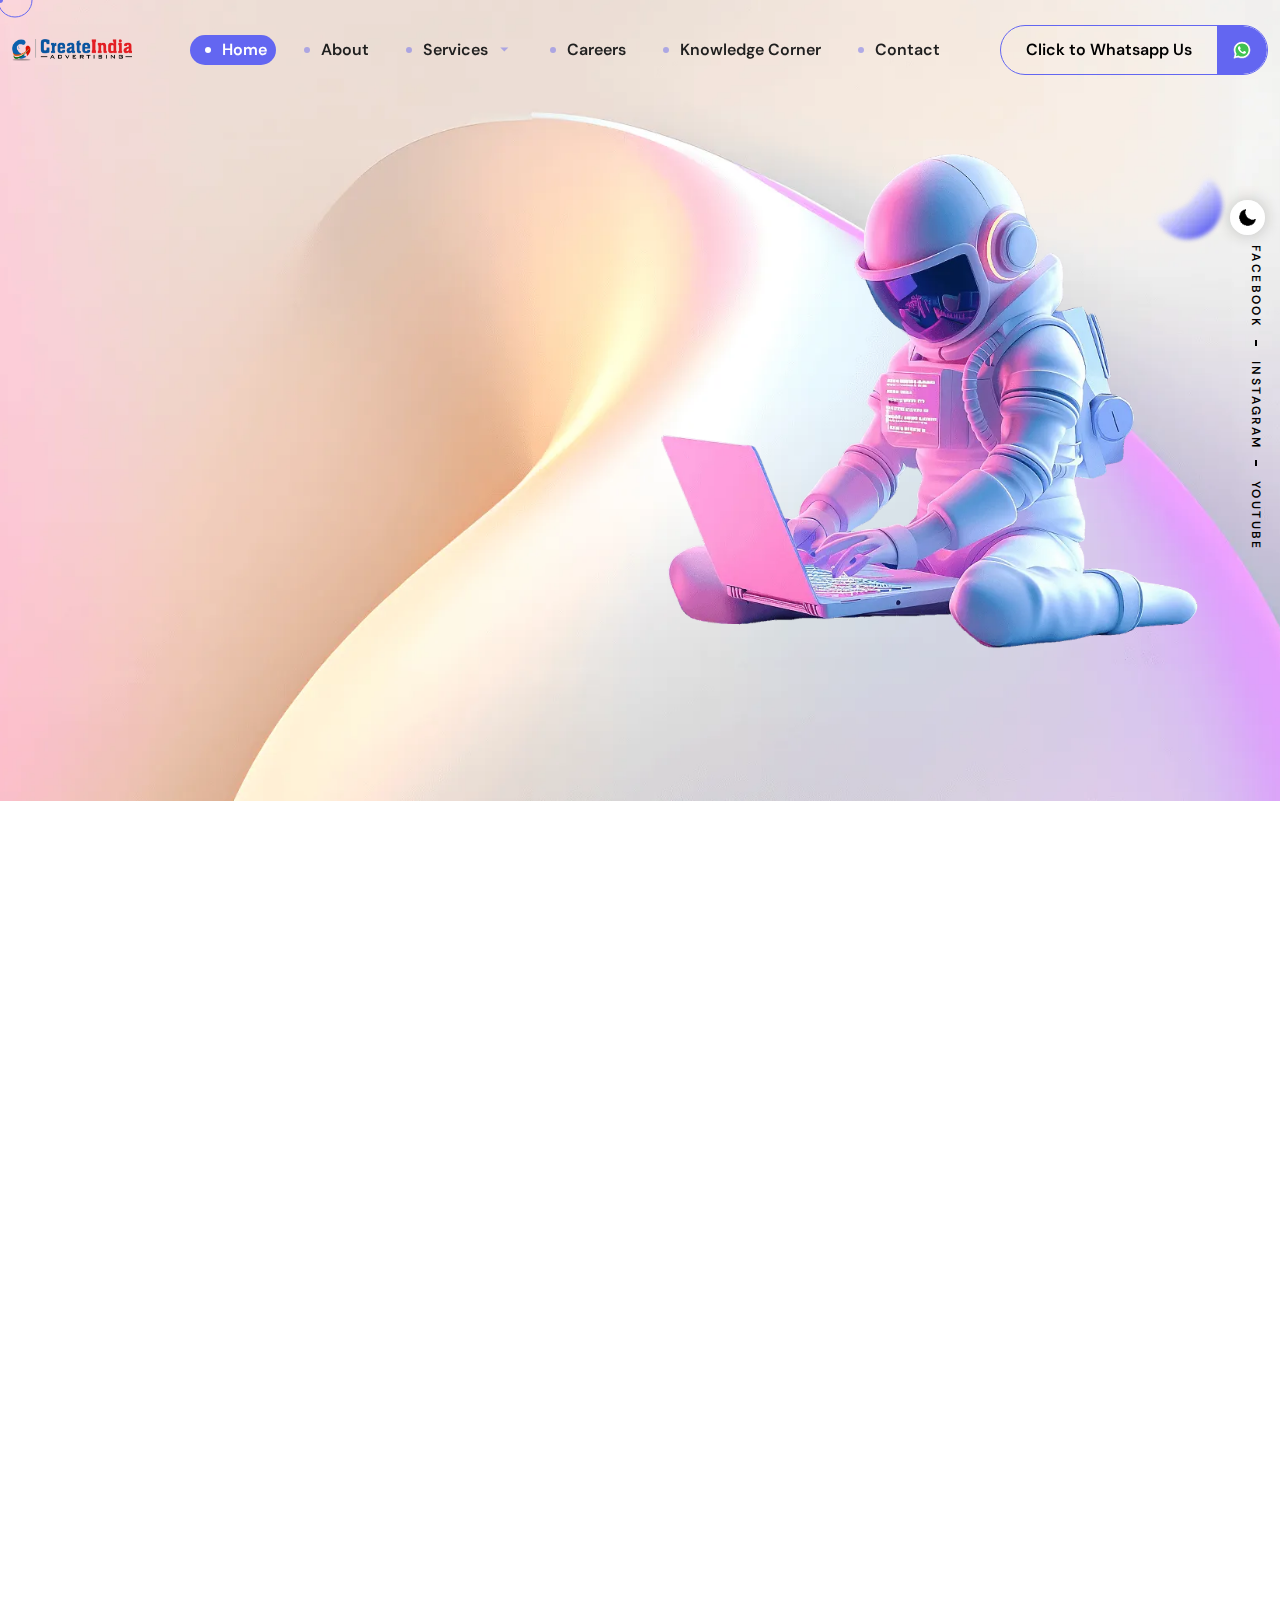
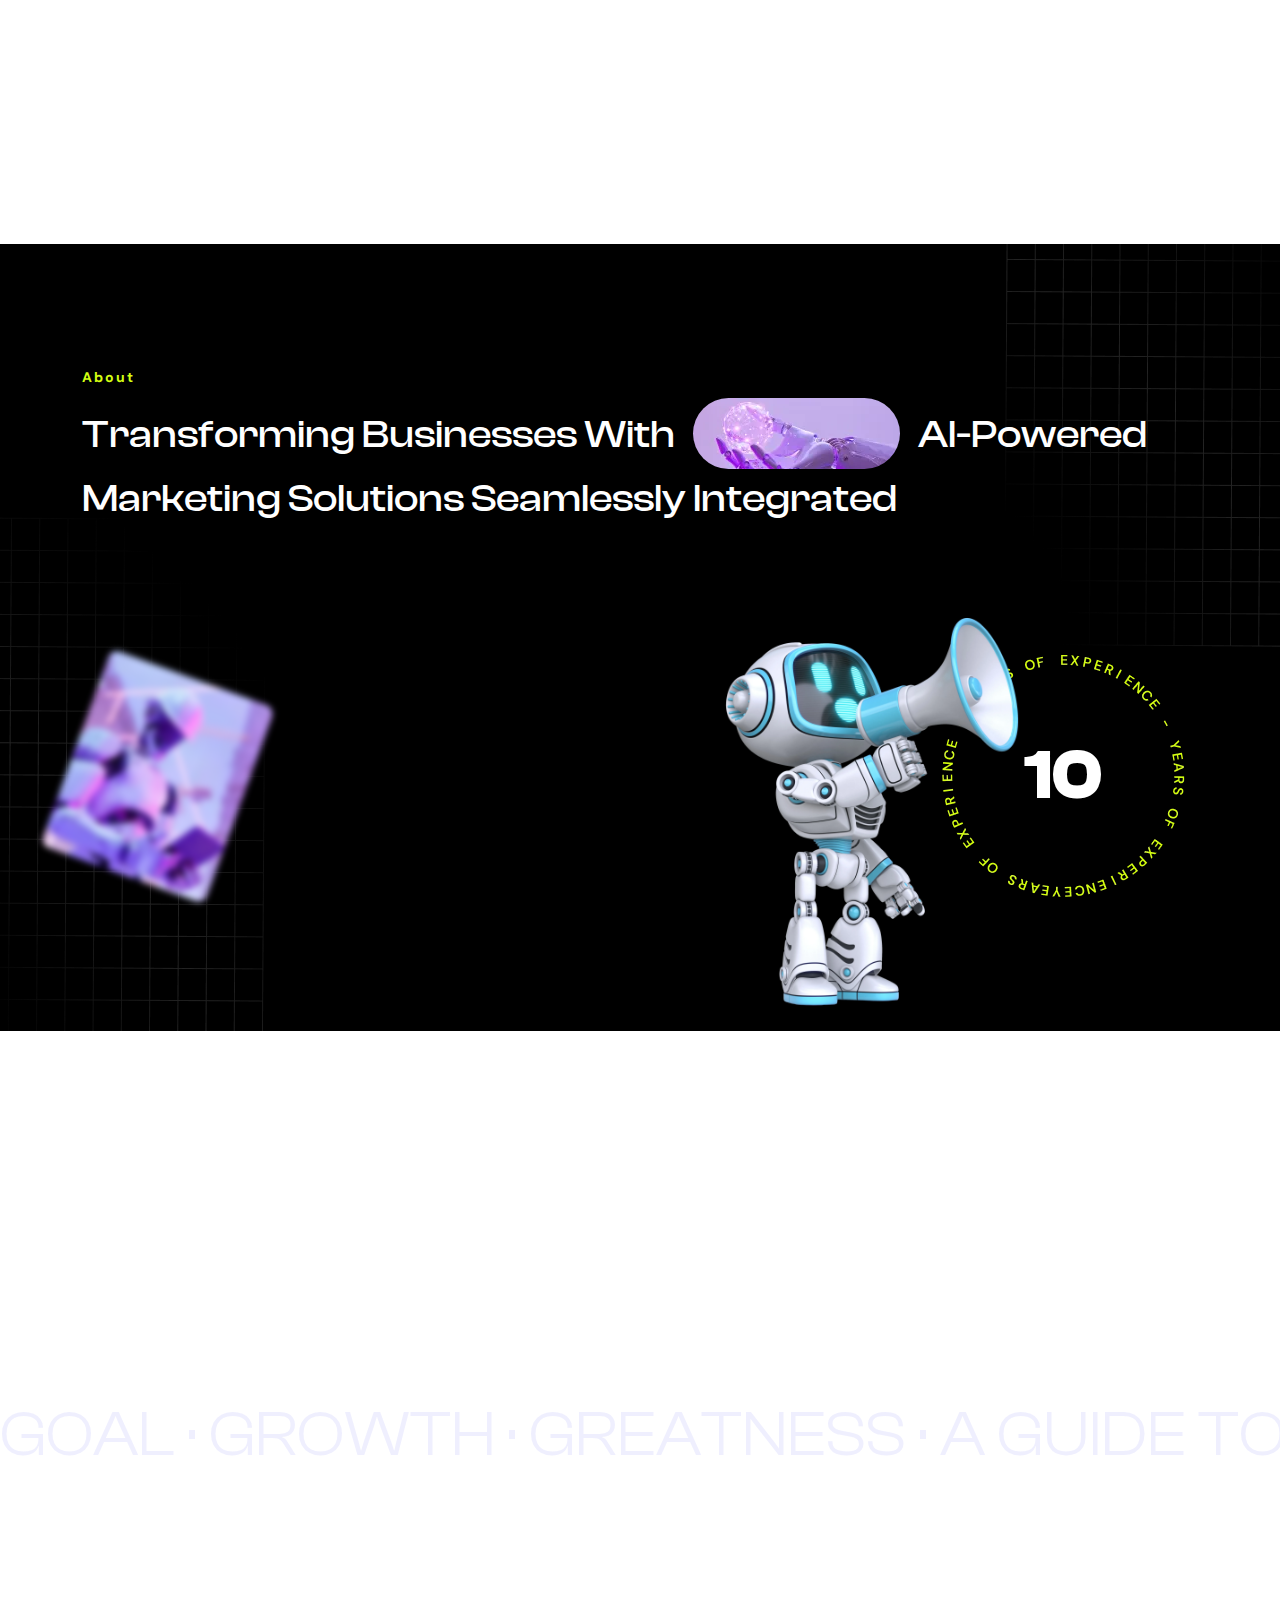
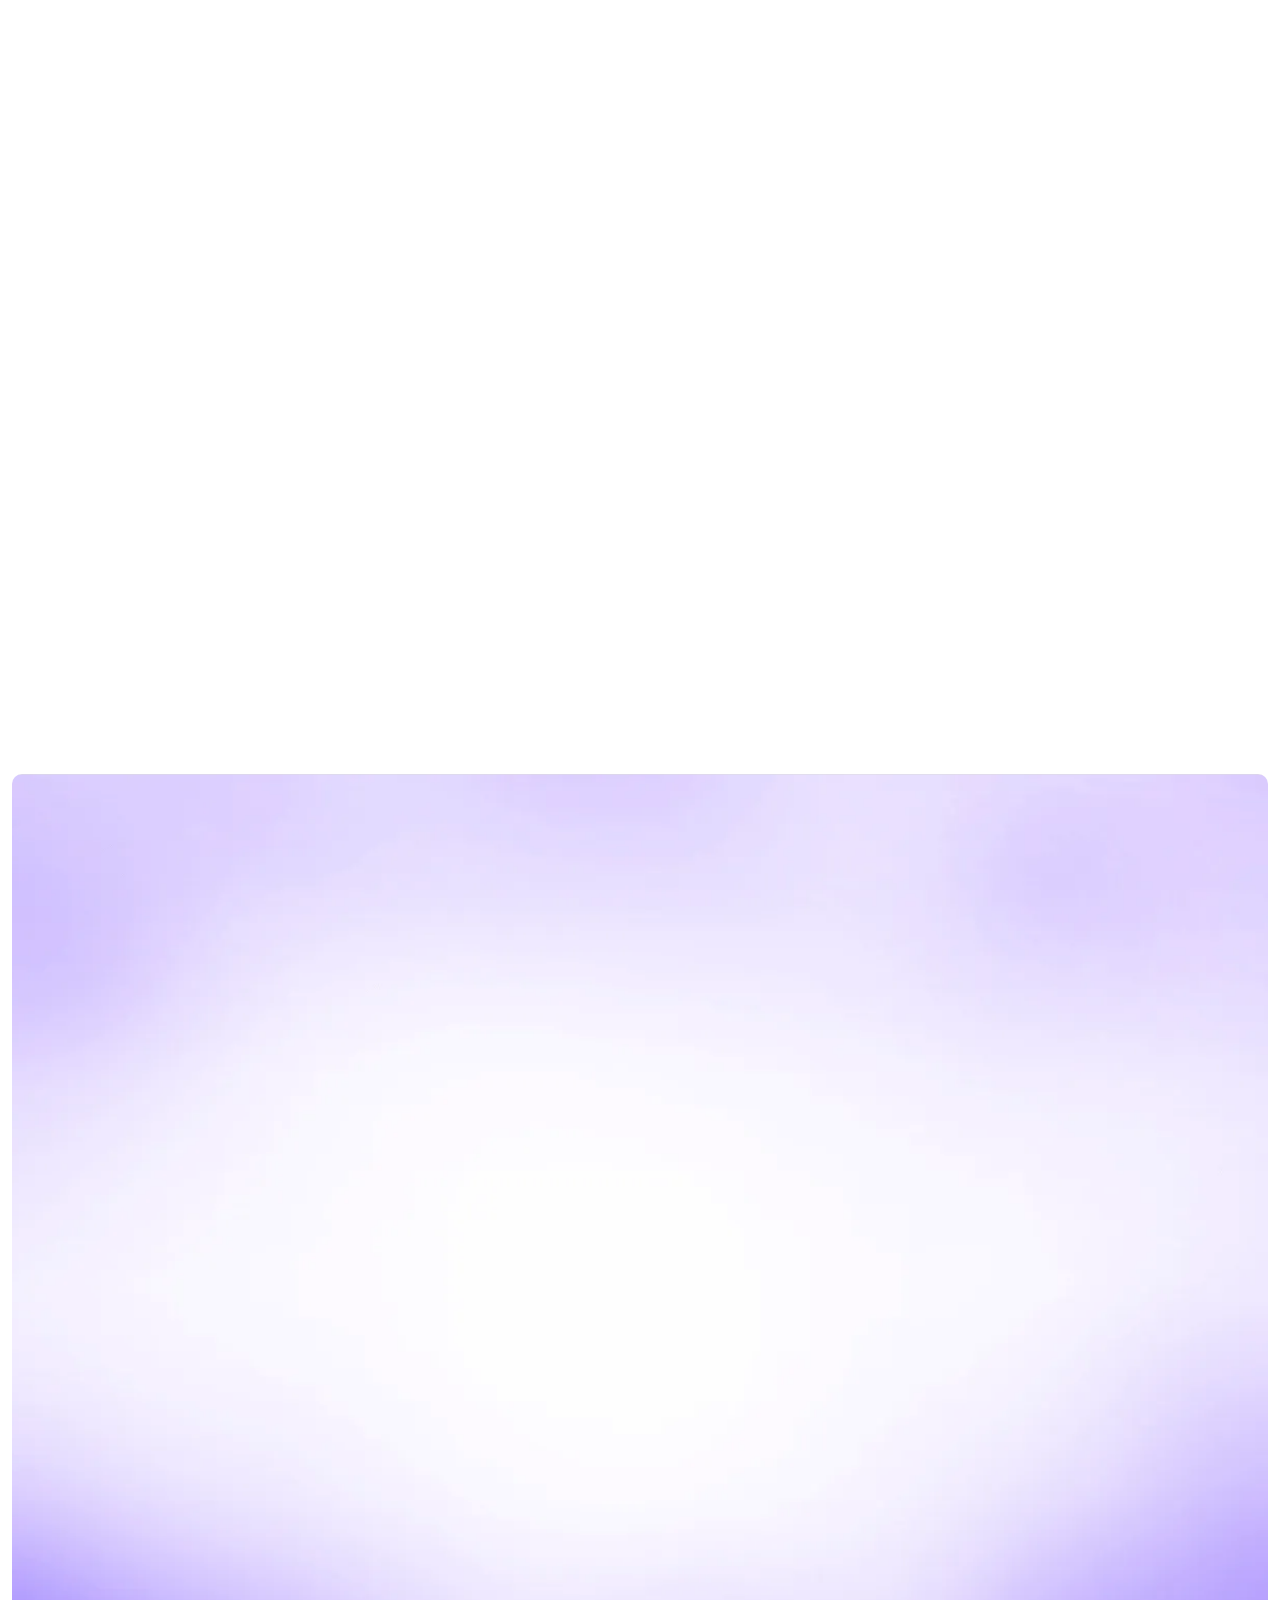
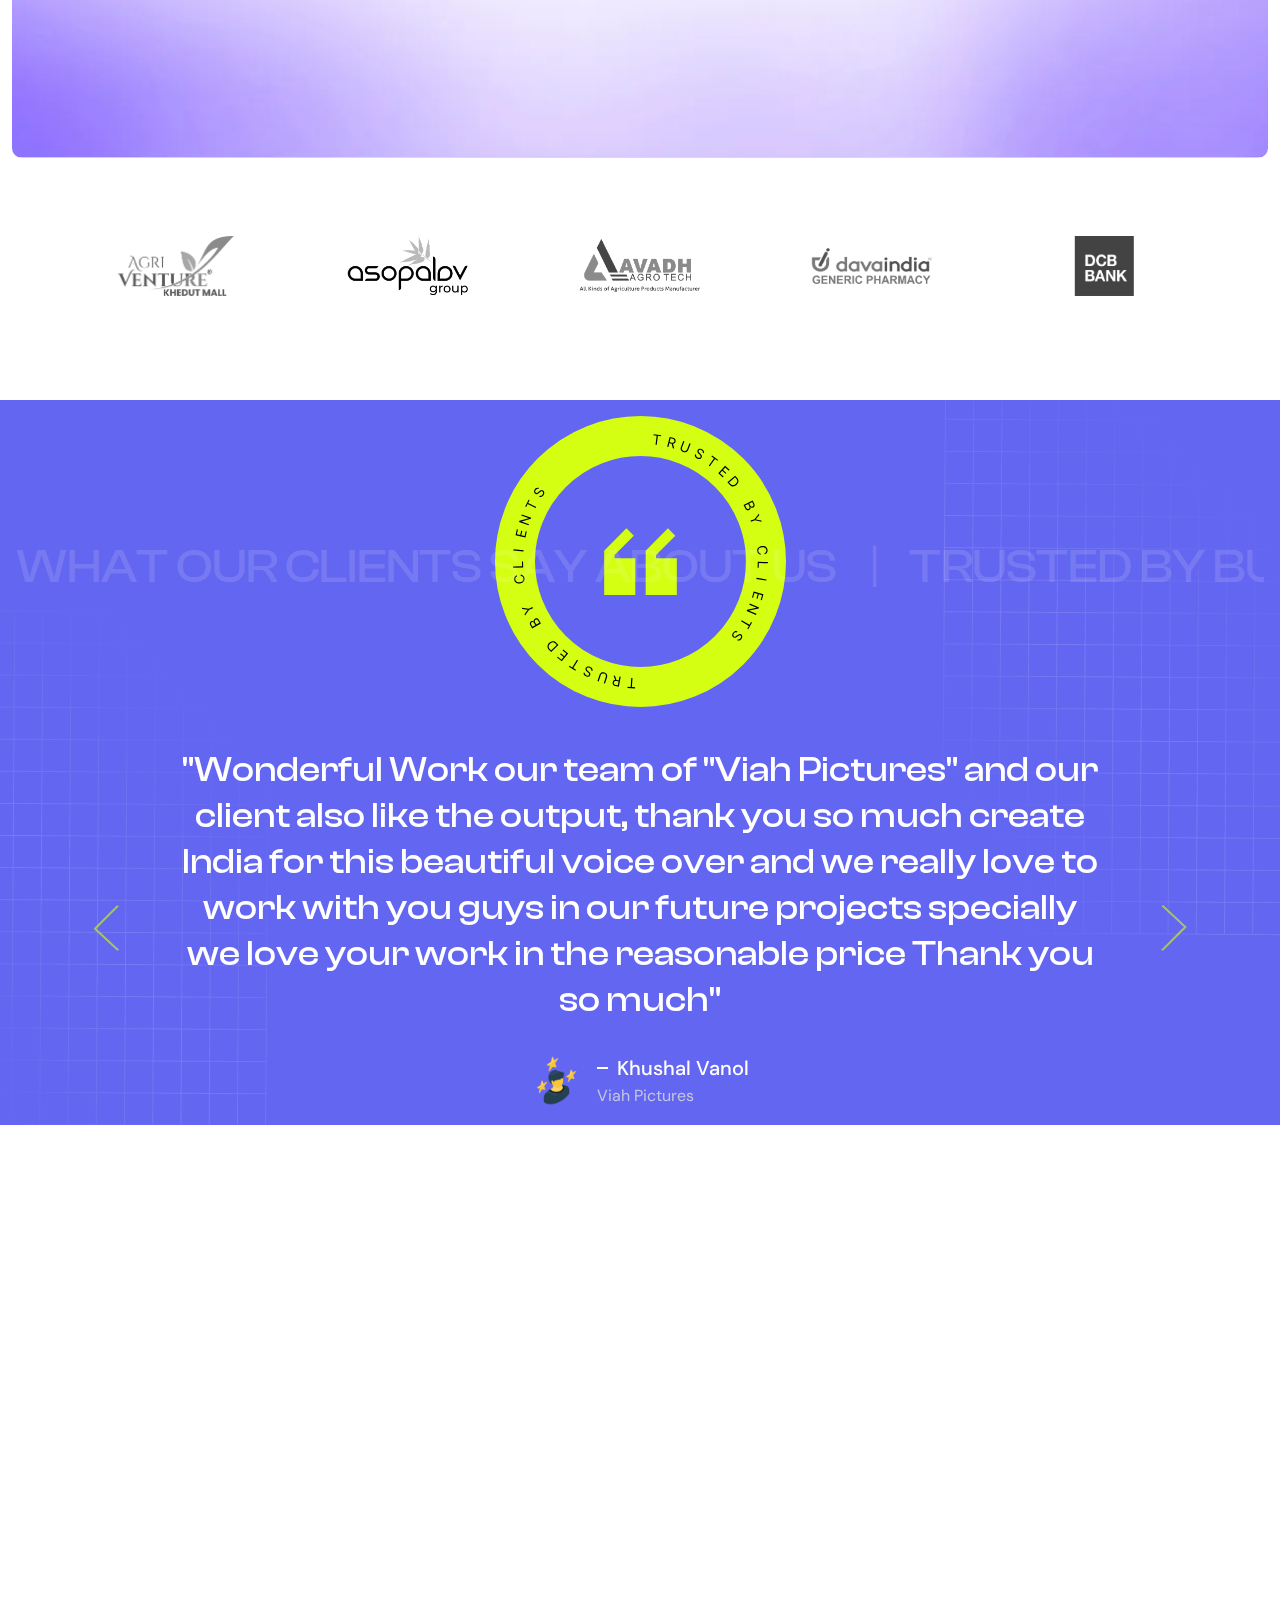
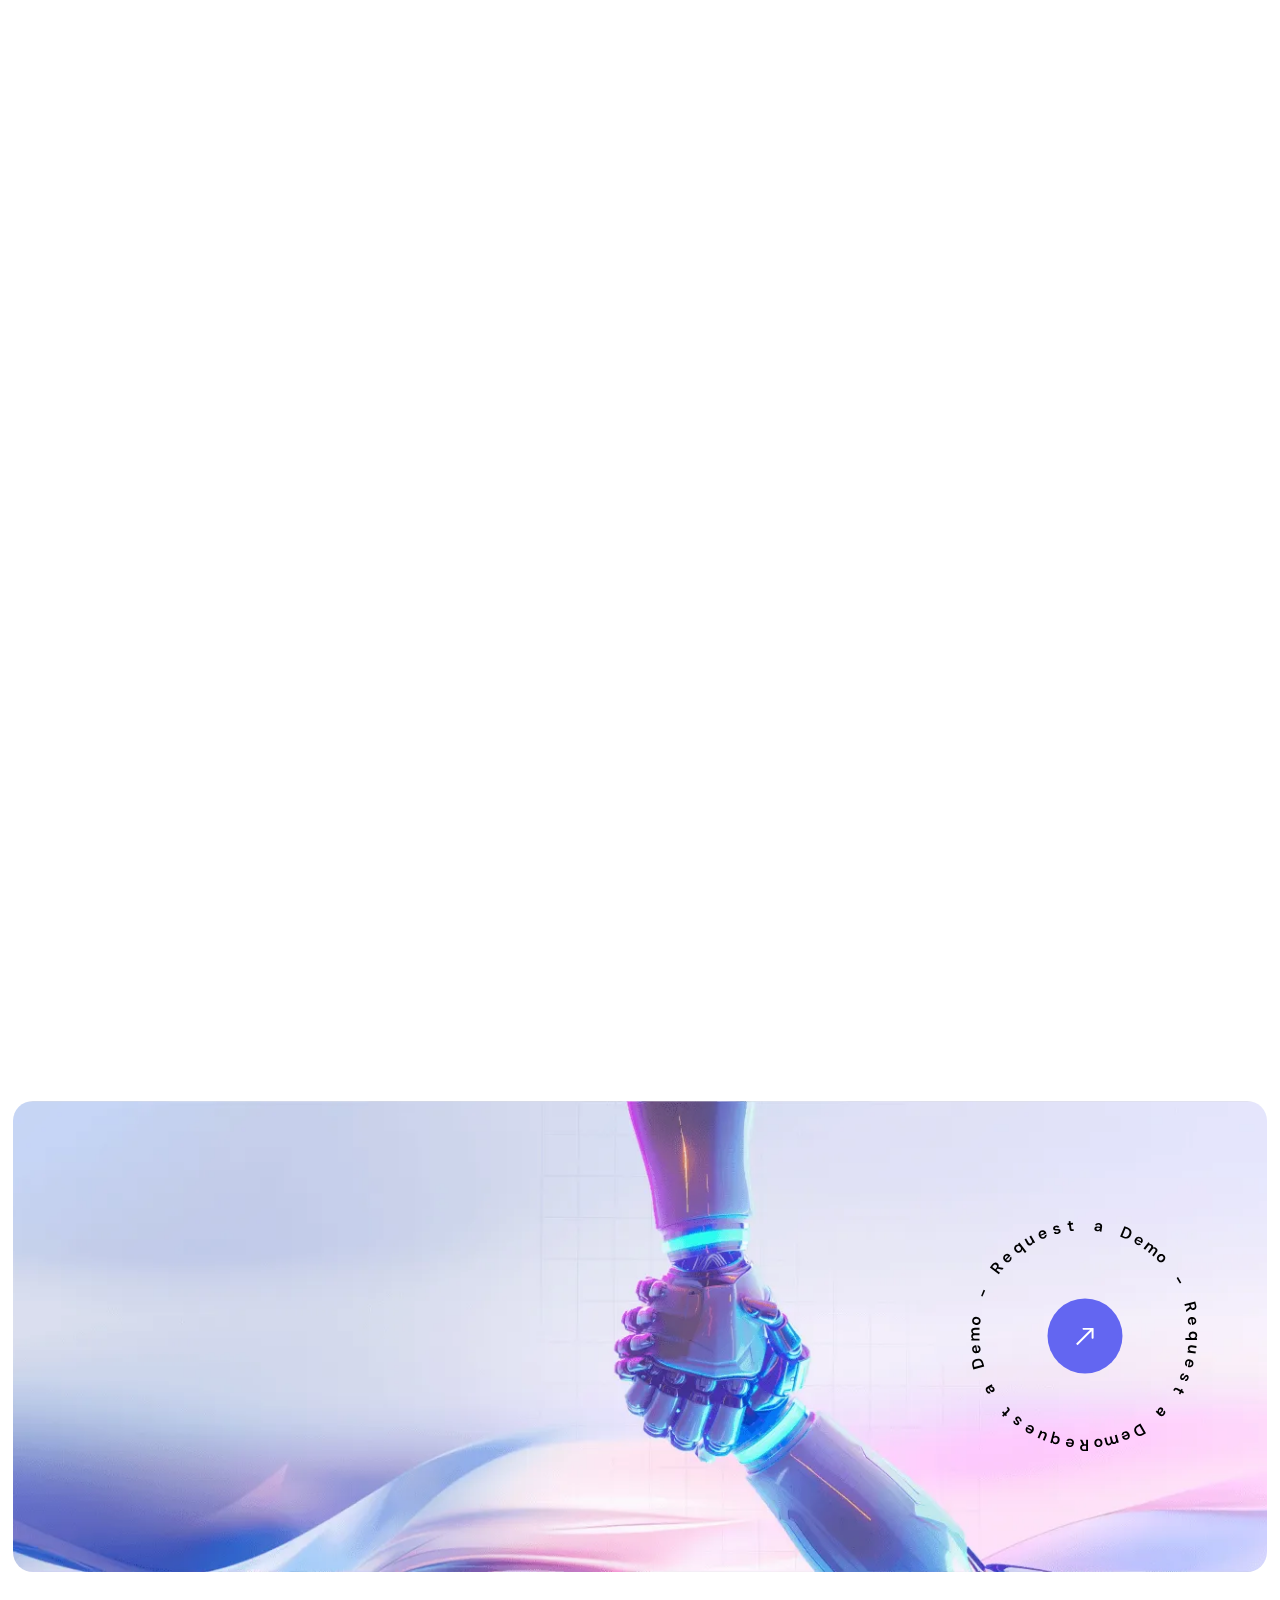
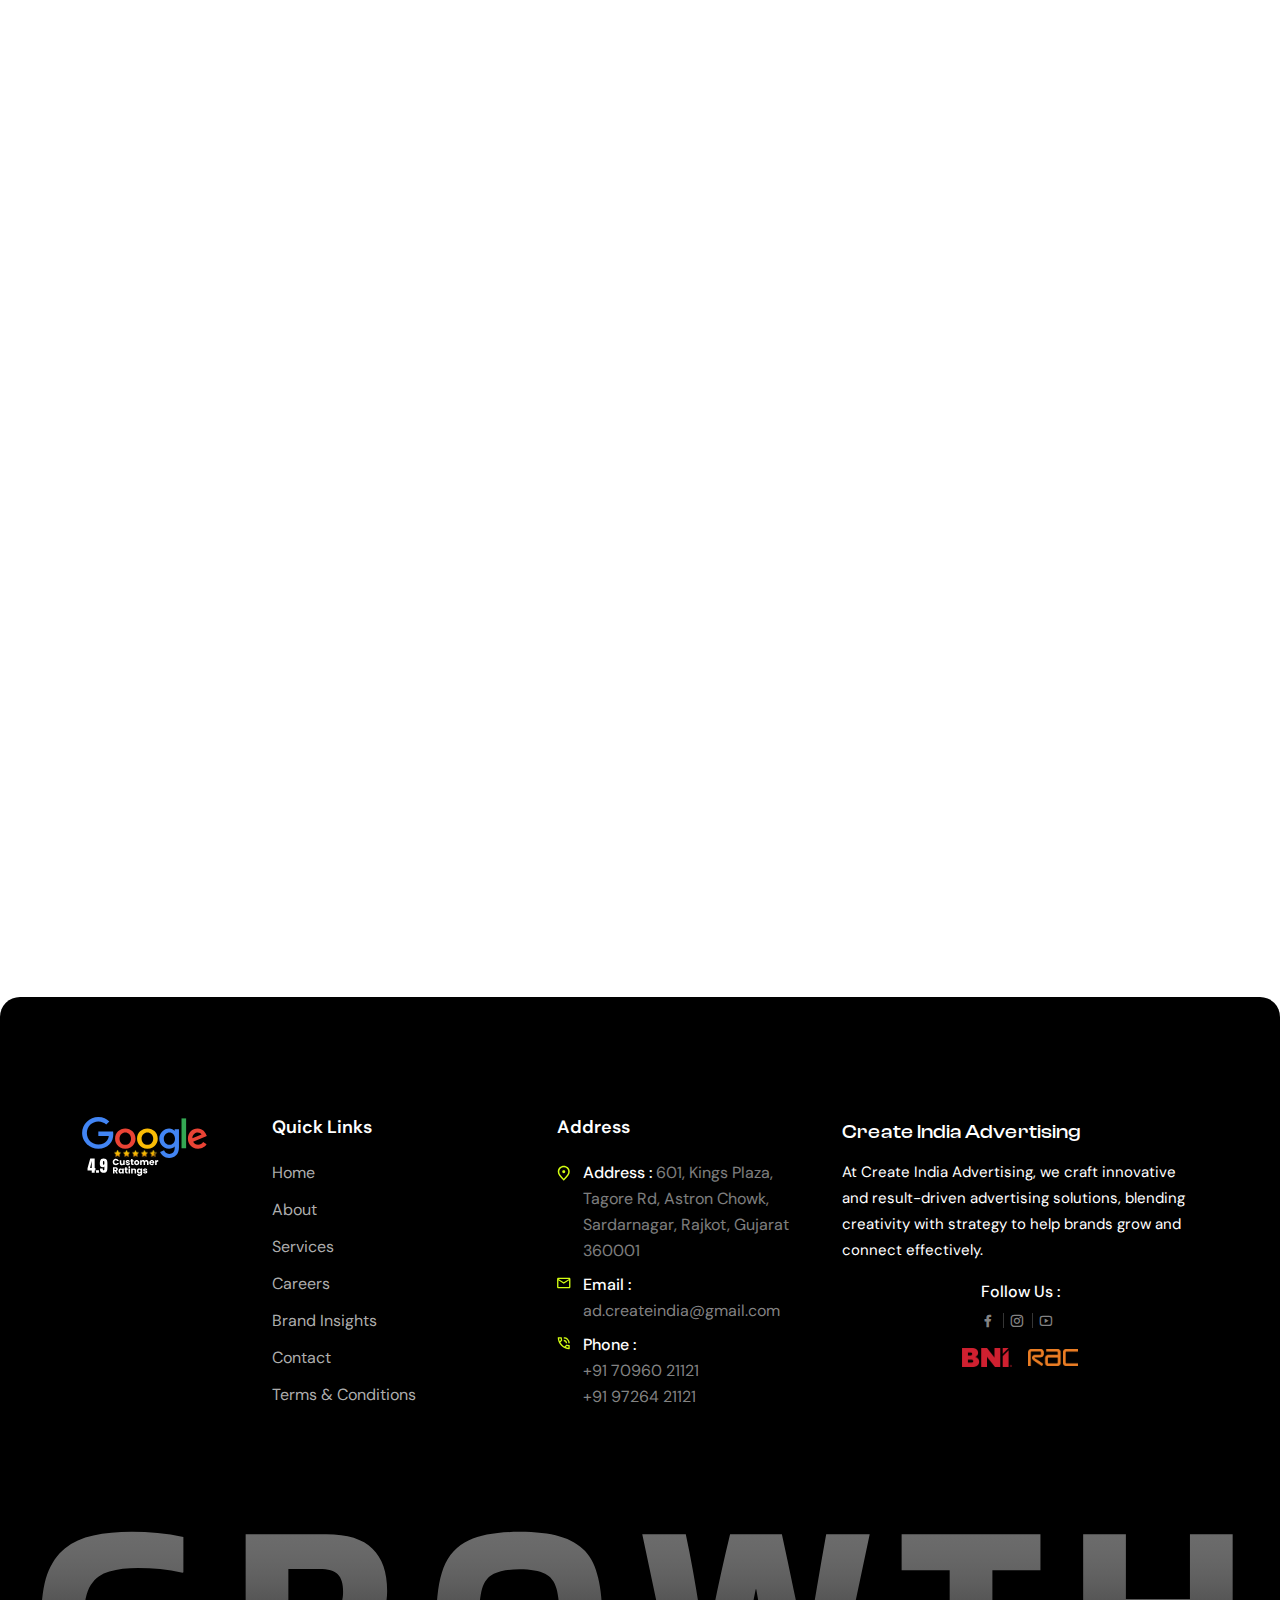
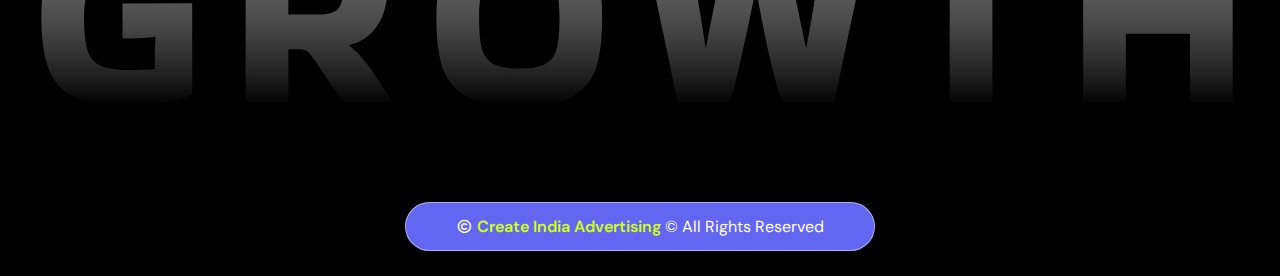
<file: index.html>
<!DOCTYPE html>
<html lang="zxx">

<head>
  <!-- Required meta tags -->
  <meta charset="utf-8" />
  <meta name="viewport" content="width=device-width, initial-scale=1" />

  <!-- Primary Meta Tags -->
  <title>
    Create India Advertising | 10+ Years of Branding, Advertising & Printing
    Excellence
  </title>
  <meta name="title" content="Create India Advertising | 10+ Years of Branding, Advertising & Printing Excellence" />
  <meta name="description"
    content="Create India Advertising, Rajkot’s leading branding and advertising agency with 10+ years of excellence. We specialize in brand consultation, advertising, designing, and printing services to help businesses grow and succeed." />

  <!-- Keywords -->
  <meta name="keywords"
    content="Create India Advertising, advertising agency Rajkot, branding services Rajkot, printing services Rajkot, designing services Rajkot, brand consultation Gujarat, creative agency Rajkot, advertising company Gujarat, marketing agency Rajkot" />

  <!-- Author -->
  <meta name="author" content="Create India Advertising" />

  <!-- Canonical -->
  <link rel="canonical" href="https://thecreateindia.com/" />

  <!-- Open Graph / Facebook -->
  <meta property="og:type" content="website" />
  <meta property="og:url" content="https://thecreateindia.com/" />
  <meta property="og:title"
    content="Create India Advertising | 10+ Years of Branding, Advertising & Printing Excellence" />
  <meta property="og:description"
    content="Rajkot-based branding and advertising agency delivering top-notch consultation, advertising, designing & printing services for businesses to thrive." />
  <meta property="og:image" content="https://thecreateindia.com/assets/img/favicon.webp" />

  <!-- Contact Info for SEO -->
  <meta name="contact" content="ad.createindia@gmail.com, +91 70960 21121, +91 97264 21121" />
  <meta name="address" content="601, Kings Plaza, Tagore Rd, Astron Chowk, Sardarnagar, Rajkot, Gujarat 360001" />

  <!-- Social Profiles -->
  <meta property="og:see_also" content="https://www.facebook.com/CreateIndiaAdvertising/" />
  <meta property="og:see_also" content="https://www.instagram.com/create_india_advertising/" />
  <meta property="og:see_also" content="https://www.youtube.com/@CreateIndiaAdvertising" />

  <!-- Link of CSS files -->
  <link rel="stylesheet" href="assets/css/bootstrap.min.css" />
  <link rel="stylesheet" href="assets/css/swiper-bundle.min.css" />
  <link rel="stylesheet" href="assets/css/scrollcue.min.css" />
  <link rel="stylesheet" href="assets/css/remixicon.css" />
  <link rel="stylesheet" href="assets/css/header.css" />
  <link rel="stylesheet" href="assets/css/style.css" />
  <link rel="stylesheet" href="assets/css/footer.css" />
  <link rel="stylesheet" href="assets/css/responsive.css" />
  <link rel="stylesheet" href="assets/css/dark-theme.css" />

  <!-- Favicon -->
  <link rel="icon" type="image/png" href="assets/img/favicon.webp" />
</head>

<body>
  <!--  Preloader Start -->
  <div class="preloader-area" id="preloader">
    <div class="spinner">
      <div></div>
      <div></div>
      <div></div>
      <div></div>
      <div></div>
    </div>
  </div>
  <!--  Preloader End -->

  <!-- Theme Switcher Start -->
  <div class="switch-theme-mode">
    <label id="switch" class="switch">
      <input type="checkbox" onchange="toggleTheme()" id="slider" />
      <span class="slider round"></span>
    </label>
  </div>
  <!-- Theme Switcher End -->

  <!-- Custom Cursor -->
  <div class="cursor"><span class="cursor-text"></span></div>
  <div class="cursor-inner"></div>

  <div id="smooth-wrapper">
    <div id="smooth-content">
      <!-- Navbar Start -->
      <div class="navbar-area style-three position-relative" id="navbar">
        <div class="container-fluid">
          <div class="navbar-wrapper d-flex justify-content-between align-items-center">
            <a href="index.html" class="navbar-brand">
              <img src="assets/img/logo.webp" alt="Logo" class="logo-light" width="150" />
              <img src="assets/img/logo-white.webp" alt="Logo" class="logo-dark" width="150" />
            </a>

            <div class="menu-area mx-auto">
              <div class="overlay"></div>
              <nav class="menu">
                <div class="menu-mobile-header">
                  <button type="button" class="menu-mobile-arrow bg-transparent border-0">
                    <i class="ri-arrow-left-s-line"></i>
                  </button>
                  <div class="menu-mobile-title"></div>
                  <button type="button" class="menu-mobile-close bg-transparent border-0">
                    <i class="ri-close-line"></i>
                  </button>
                </div>
                <ul class="menu-section p-0 mb-0 lh-1">
                  <li><a href="index.html" class="active">Home</a></li>
                  <li><a href="about-us.html">About</a></li>
                  <li class="menu-item-has-children">
                    <a href="services.html">Services <i class="ri-arrow-down-s-fill"></i></a>
                    <ul class="menu-subs menu-column-1">
                      <li>
                        <a href="brandingservices.html">Branding Services</a>
                      </li>
                      <li>
                        <a href="socialmediamarketing.html">Social Media Marketing</a>
                      </li>
                      <li>
                        <a href="brandingconsultation.html">Branding Consultation</a>
                      </li>
                      <li>
                        <a href="printsolution.html">Printing Solutions</a>
                      </li>
                      <li>
                        <a href="creatives.html">Creative Designs & Videos</a>
                      </li>
                    </ul>
                  </li>
                  <li><a href="careers.html">Careers</a></li>
                  <li><a href="insights.html">Knowledge Corner</a></li>
                  <li><a href="contact.html">Contact</a></li>
                </ul>
              </nav>
            </div>

            <div class="other-options d-flex flex-wrap align-items-center justify-content-end">
              <div class="option-item">
                <div class="d-flex flex-wrap align-items-center">
                  <div class="mobile-options position-relative d-lg-none me-3">
                    <button class="dropdown-toggle text-center bg-transparent border-0 p-0 transition" type="button"
                      data-bs-toggle="dropdown" aria-expanded="true">
                      <i class="ri-more-fill"></i>
                    </button>
                    <div class="dropdown-menu dropdown-menu-centered mobile-option-list top-1 border-0"
                      data-bs-popper="static">
                      <a href="https://wa.me/917096021121?text=I%20went%20through%20your%20website%20and%20would%20love%20to%20understand%20more%20about%20your%20branding%20solutions." target="_blank"
                        class="btn style-three fw-semibold position-relative round-oval">
                        Click to Whatsapp Us
                        <span
                          class="position-absolute top-0 end-0 h-100 d-flex flex-column align-items-center justify-content-center">
                          <img src="assets/img/icons/whatsapp.svg" alt="WhatsApp Icon" style="
                                width: 20px;
                                height: 20px;
                                object-fit: contain;
                              " />
                        </span>
                      </a>
                    </div>
                  </div>
                </div>
              </div>
              <div class="option-item d-lg-block d-none">
                <a href="https://wa.me/917096021121?text=I%20went%20through%20your%20website%20and%20would%20love%20to%20understand%20more%20about%20your%20branding%20solutions." target="_blank"
                  class="btn style-three fw-semibold position-relative round-oval">
                  Click to Whatsapp Us
                  <span
                    class="position-absolute top-0 end-0 h-100 d-flex flex-column align-items-center justify-content-center">
                    <img src="assets/img/icons/whatsapp.svg" alt="WhatsApp Icon"
                      style="width: 20px; height: 20px; object-fit: contain" />
                  </span>
                </a>
              </div>
              <div class="option-item d-lg-none">
                <button type="button" class="menu-mobile-trigger">
                  <span></span>
                  <span></span>
                  <span></span>
                  <span></span>
                </button>
              </div>
            </div>
          </div>
        </div>
      </div>
      <!-- Navbar End -->

      <!-- Hero Section Start -->
      <div class="hero-area style-three bg-f">
        <div class="container-fluid position-relative z-1">
          <div class="row align-items-xxl-start align-items-center">
            <div class="col-lg-6">
              <div class="hero-content">
                <h6 class="section-subtitle d-inline-block fs-13 fw-semibold ls-1 bg_secondary text-black round-oval"
                  data-cue="slideInUp" data-delay="100">
                  GUJARAT’S LEADING AI-POWERED ADVERTISING AGENCY
                </h6>
                <h1 class="font-secondary fw-normal text-black" data-cue="slideInUp" data-delay="400">
                  10+ Years, 1000+ Brands | <span class="fw-bold">Human Creativity + AI</span> for Measurable Growth
                </h1>

                <div class="btn-wrap" data-cue="slideInUp" data-delay="600">
                  <a href="contact.html" class="btn style-three fw-semibold position-relative round-oval">Let's
                    Connect<span
                      class="position-absolute top-0 end-0 h-100 d-flex flex-column align-items-center justify-content-center"><img
                        src="assets/img/icons/right-arrow-white.svg" alt="Icon" /></span></a>
                  <a href="services.html" class="btn style-four fw-semibold position-relative round-oval">Explore Our
                    Solutions<span
                      class="position-absolute top-0 end-0 h-100 d-flex flex-column align-items-center justify-content-center"><img
                        src="assets/img/icons/right-arrow-black.svg" alt="Icon" /></span></a>
                </div>
              </div>
            </div>
            <div class="col-lg-6">
              <div class="hero-img-wrap position-relative z-1">
                <img src="assets/img/hero/half-circle.webp" alt="Shape" class="half-circle position-absolute rotate" />
                <img src="assets/img/hero/hero-img-3.webp" alt="Image" class="d-block me-auto moveContent" />
              </div>
            </div>
          </div>
          <ul class="social-profile list-unstyled mb-0">
            <li>
              <a href="https://www.facebook.com/CreateIndiaAdvertising/" target="_blank"
                class="d-flex flex-column align-items-center justify-content-center rounded-circle">FACEBOOK</a>
            </li>
            <li>
              <a href="https://www.instagram.com/create_india_advertising/" target="_blank"
                class="d-flex flex-column align-items-center justify-content-center rounded-circle">INSTAGRAM</a>
            </li>
            <li>
              <a href="https://www.youtube.com/@CreateIndiaAdvertising" target="_blank"
                class="d-flex flex-column align-items-center justify-content-center rounded-circle">YOUTUBE</a>
            </li>
          </ul>
        </div>
      </div>
      <!-- Hero Section End -->

      <!-- Funfact Section Start -->
      <div class="container-fluid">
        <div class="row">
          <div class="col-lg-12 px-lg-0">
            <div class="counter-card-wrap style-one d-flex flex-wrap">
              <div class="counter-card style-three" data-cue="slideInUp">
                <div class="counter-video bg-f position-relative">
                  <a data-fslightbox="video1" href="https://youtu.be/d_5TNnl93_E?si=wLPoXjqGoKoFi0bx"
                    class="play-video d-flex flex-wrap align-items-center justify-content-center">
                    <span
                      class="play-icon d-flex flex-column align-items-center justify-content-center rounded-circle bg_secondary"><i
                        class="ri-play-large-fill"></i></span>
                    <span class="play-text fs-xxl-18 fw-semibold text-white ls-1">PLAY VIDEO</span>
                  </a>
                </div>
              </div>
              <div class="counter-card style-three d-flex flex-column align-items-start justify-content-center"
                data-cue="slideInUp">
                <h4 class="font-secondary fw-semibold text-black">
                  <span class="transition">10</span>+ Years
                </h4>
                <p class="fs-14 fw-semibold ls-1 d-block mb-0">EXPERIENCE</p>
              </div>
              <div class="counter-card style-three d-flex flex-column align-items-start justify-content-center"
                data-cue="slideInUp">
                <h4 class="font-secondary fw-semibold text-black">
                  <span class="transition">2</span> L+
                </h4>
                <p class="fs-14 fw-semibold ls-1 d-block mb-0">
                  CREATIVES <br />DELIVERED
                </p>
              </div>
              <div class="counter-card style-three d-flex flex-column align-items-start justify-content-center"
                data-cue="slideInUp">
                <h4 class="font-secondary fw-semibold text-black">
                  <span class="transition">1000</span>+
                </h4>
                <p class="fs-14 fw-semibold ls-1 d-block mb-0">
                  BRANDS SERVED
                </p>
              </div>
              <div class="counter-card style-three d-flex flex-column align-items-start justify-content-center"
                data-cue="slideInUp">
                <h4 class="font-secondary fw-semibold text-black">
                  <span class="transition">95</span>%
                </h4>
                <p class="fs-14 fw-semibold ls-1 d-block mb-0">
                  SATISFIED <br />CLIENTS
                </p>
              </div>
              <div class="counter-card style-three d-flex flex-column align-items-start justify-content-center"
                data-cue="slideInUp">
                <h4 class="font-secondary fw-semibold text-black">
                  <span class="transition">10</span> CR+
                </h4>
                <p class="fs-14 fw-semibold ls-1 d-block mb-0">
                  SPEND ON <br />META FOR CLIENTS
                </p>
              </div>
            </div>
          </div>
        </div>
      </div>
      <!-- Funfact Section End -->

      <!-- Service Section Start -->
<div class="container pt-130">
  <div class="row">
    <div class="col-xl-8 offset-xl-2 text-center">
      <span class="d-block fs-14 fw-bold ls-15 text_primary mb-12" data-cue="slideInUp">SERVICES</span>
      <h2 class="section-title style-one fw-medium text-center text-title mb-40" data-cue="slideInUp"
        data-delay="400">
        We blend strategy, storytelling, and AI to grow your brand
        faster.
      </h2>
    </div>
  </div>
</div>
<div class="service-slider-wrap position-relative pb-130" data-cue="slideInUp">
  <div class="container style-one">
    <div class="service-slider-one swiper">
      <div class="swiper-wrapper">

        <!-- 1. Branding Services -->
        <div class="swiper-slide">
          <div
            class="service-card style-three bg-2 d-flex flex-column align-items-center justify-content-between text-center position-relative z-1 round-5">
            <img src="assets/img/services/service-card-shape-1.webp" alt="Shape"
              class="service-shape-one position-absolute top-0 end-0 trasnition" />
            <img src="assets/img/services/service-card-shape-2.webp" alt="Shape"
              class="service-shape-two position-absolute bottom-0 start-0 trasnition" />
            <h3 class="fs-20 fw-semibold">
              <a href="brandingservices.html" class="text-title link-hover-primary trasnition">Branding Services</a>
            </h3>
            <div class="service-icon">
              <svg xmlns="http://www.w3.org/2000/svg" width="120" height="120" fill="#3949AB"
                class="bi bi-diagram-3-fill service-img d-block mx-auto" viewBox="0 0 16 16">
                <path fill-rule="evenodd"
                  d="M6 3.5A1.5 1.5 0 0 1 7.5 2h1A1.5 1.5 0 0 1 10 3.5v1A1.5 1.5 0 0 1 8.5 6v1H14a.5.5 0 0 1 .5.5v1a.5.5 0 0 1-1 0V8h-5v.5a.5.5 0 0 1-1 0V8h-5v.5a.5.5 0 0 1-1 0v-1A.5.5 0 0 1 2 7h5.5V6A1.5 1.5 0 0 1 6 4.5zm-6 8A1.5 1.5 0 0 1 1.5 10h1A1.5 1.5 0 0 1 4 11.5v1A1.5 1.5 0 0 1 2.5 14h-1A1.5 1.5 0 0 1 0 12.5zm6 0A1.5 1.5 0 0 1 7.5 10h1a1.5 1.5 0 0 1 1.5 1.5v1A1.5 1.5 0 0 1 8.5 14h-1A1.5 1.5 0 0 1 6 12.5zm6 0a1.5 1.5 0 0 1 1.5-1.5h1a1.5 1.5 0 0 1 1.5 1.5v1a1.5 1.5 0 0 1-1.5 1.5h-1a1.5 1.5 0 0 1-1.5-1.5z"/>
              </svg>
            </div>
            <a href="brandingservices.html" class="link style-two fw-semibold">Read More<i
                class="ri-arrow-right-line"></i></a>
          </div>
        </div>


        <!-- 2. Social Media Marketing -->
       <div class="swiper-slide">
        <div
          class="service-card style-three bg-3 d-flex flex-column align-items-center justify-content-between text-center position-relative z-1 round-5">
          <img src="assets/img/services/service-card-shape-1.webp" alt="Shape"
            class="service-shape-one position-absolute top-0 end-0 trasnition" />
          <img src="assets/img/services/service-card-shape-2.webp" alt="Shape"
            class="service-shape-two position-absolute bottom-0 start-0 trasnition" />
          <h3 class="fs-20 fw-semibold">
            <a href="socialmediamarketing.html" class="text-title link-hover-primary trasnition">Social Media
              Marketing</a>
          </h3>
          <div class="service-icon">
            <svg xmlns="http://www.w3.org/2000/svg" width="120" height="120" fill="#C2185B"
              class="bi bi-megaphone-fill service-img d-block mx-auto" viewBox="0 0 16 16">
              <path
                d="M13 2.5a1.5 1.5 0 0 1 3 0v11a1.5 1.5 0 0 1-3 0zm-1 .724c-2.067.95-4.539 1.481-7 1.656v6.237a25 25 0 0 1 1.088.085c2.053.204 4.038.668 5.912 1.56zm-8 7.841V4.934c-.68.027-1.399.043-2.008.053A2.02 2.02 0 0 0 0 7v2c0 1.106.896 1.996 1.994 2.009l.496.008a64 64 0 0 1 1.51.048m1.39 1.081q.428.032.85.078l.253 1.69a1 1 0 0 1-.983 1.187h-.548a1 1 0 0 1-.916-.599l-1.314-2.48a66 66 0 0 1 1.692.064q.491.026.966.06"/>
            </svg>
          </div>
          <a href="socialmediamarketing.html" class="link style-two fw-semibold">Read More<i
              class="ri-arrow-right-line"></i></a>
        </div>
        </div>


        <!-- 3. Branding Consultation -->
        <div class="swiper-slide">
  <div
    class="service-card style-three bg-1 d-flex flex-column align-items-center justify-content-between text-center position-relative z-1 round-5">
    <img src="assets/img/services/service-card-shape-1.webp" alt="Shape"
      class="service-shape-one position-absolute top-0 end-0 trasnition" />
    <img src="assets/img/services/service-card-shape-2.webp" alt="Shape"
      class="service-shape-two position-absolute bottom-0 start-0 trasnition" />
    <h3 class="fs-20 fw-semibold">
      <a href="brandingconsultation.html" class="text-title link-hover-primary trasnition">Branding Consultation</a>
    </h3>
    <div class="service-icon">
      <svg xmlns="http://www.w3.org/2000/svg" width="120" height="120" fill="#2E7D32"
        class="bi bi-person-fill-check service-img d-block mx-auto" viewBox="0 0 16 16">
        <path
          d="M12.5 16a3.5 3.5 0 1 0 0-7 3.5 3.5 0 0 0 0 7m1.679-4.493-1.335 2.226a.75.75 0 0 1-1.174.144l-.774-.773a.5.5 0 0 1 .708-.708l.547.548 1.17-1.951a.5.5 0 1 1 .858.514M11 5a3 3 0 1 1-6 0 3 3 0 0 1 6 0"/>
        <path
          d="M2 13c0 1 1 1 1 1h5.256A4.5 4.5 0 0 1 8 12.5a4.5 4.5 0 0 1 1.544-3.393Q8.844 9.002 8 9c-5 0-6 3-6 4"/>
      </svg>
    </div>
    <a href="brandingconsultation.html" class="link style-two fw-semibold">Read More<i
        class="ri-arrow-right-line"></i></a>
  </div>
        </div>


        <!-- 4. Printing Solutions -->
        <div class="swiper-slide">
  <div
    class="service-card style-three bg-4 d-flex flex-column align-items-center justify-content-between text-center position-relative z-1 round-5">
    <img src="assets/img/services/service-card-shape-1.webp" alt="Shape"
      class="service-shape-one position-absolute top-0 end-0 trasnition" />
    <img src="assets/img/services/service-card-shape-2.webp" alt="Shape"
      class="service-shape-two position-absolute bottom-0 start-0 trasnition" />
    <h3 class="fs-20 fw-semibold">
      <a href="printsolution.html" class="text-title link-hover-primary trasnition">Printing Solutions</a>
    </h3>
    <div class="service-icon">
      <svg xmlns="http://www.w3.org/2000/svg" width="120" height="120" fill="#1565C0"
        class="bi bi-printer-fill service-img d-block mx-auto" viewBox="0 0 16 16">
        <path
          d="M5 1a2 2 0 0 0-2 2v1h10V3a2 2 0 0 0-2-2zm6 8H5a1 1 0 0 0-1 1v3a1 1 0 0 0 1 1h6a1 1 0 0 0 1-1v-3a1 1 0 0 0-1-1"/>
        <path
          d="M0 7a2 2 0 0 1 2-2h12a2 2 0 0 1 2 2v3a2 2 0 0 1-2 2h-1v-2a2 2 0 0 0-2-2H5a2 2 0 0 0-2 2v2H2a2 2 0 0 1-2-2zm2.5 1a.5.5 0 1 0 0-1 .5.5 0 0 0 0 1"/>
      </svg>
    </div>
    <a href="printsolution.html" class="link style-two fw-semibold">Read More<i
        class="ri-arrow-right-line"></i></a>
  </div>
        </div>


        <!-- 5. Creative Designs & Videos -->
        <div class="swiper-slide">
  <div
    class="service-card style-three bg-3 d-flex flex-column align-items-center justify-content-between text-center position-relative z-1 round-5">
    <img src="assets/img/services/service-card-shape-1.webp" alt="Shape"
      class="service-shape-one position-absolute top-0 end-0 trasnition" />
    <img src="assets/img/services/service-card-shape-2.webp" alt="Shape"
      class="service-shape-two position-absolute bottom-0 start-0 trasnition" />
    <h3 class="fs-20 fw-semibold">
      <a href="creatives.html" class="text-title link-hover-primary trasnition">Creative Designs & Videos</a>
    </h3>
    <div class="service-icon">
      <svg xmlns="http://www.w3.org/2000/svg" width="120" height="120" fill="#8E44AD"
        class="bi bi-bezier2 service-img d-block mx-auto" viewBox="0 0 16 16">
        <path fill-rule="evenodd"
          d="M1 2.5A1.5 1.5 0 0 1 2.5 1h1A1.5 1.5 0 0 1 5 2.5h4.134a1 1 0 1 1 0 1h-2.01q.269.27.484.605C8.246 5.097 8.5 6.459 8.5 8c0 1.993.257 3.092.713 3.7.356.476.895.721 1.787.784A1.5 1.5 0 0 1 12.5 11h1a1.5 1.5 0 0 1 1.5 1.5v1a1.5 1.5 0 0 1-1.5 1.5h-1a1.5 1.5 0 0 1-1.5-1.5H6.866a1 1 0 1 1 0-1h1.711a3 3 0 0 1-.165-.2C7.743 11.407 7.5 10.007 7.5 8c0-1.46-.246-2.597-.733-3.355-.39-.605-.952-1-1.767-1.112A1.5 1.5 0 0 1 3.5 5h-1A1.5 1.5 0 0 1 1 3.5zM2.5 2a.5.5 0 0 0-.5.5v1a.5.5 0 0 0 .5.5h1a.5.5 0 0 0 .5-.5v-1a.5.5 0 0 0-.5-.5zm10 10a.5.5 0 0 0-.5.5v1a.5.5 0 0 0 .5.5h1a.5.5 0 0 0 .5-.5v-1a.5.5 0 0 0-.5-.5z"/>
      </svg>
    </div>
    <a href="creatives.html" class="link style-two fw-semibold">Read More<i
        class="ri-arrow-right-line"></i></a>
  </div>
        </div>





      </div>
    </div>
  </div>
  <div class="slider-btn">
    <button
      class="prev-btn service-prev bg-transparent border-0 d-flex flex-column align-items-center justify-content-center rounded-circle">
      <img src="assets/img/icons/left-arrow-large.svg" alt="Image" />
    </button>
    <button
      class="next-btn service-next bg-transparent border-0 d-flex flex-column align-items-center justify-content-center rounded-circle">
      <img src="assets/img/icons/right-arrow-large.svg" alt="Image" />
    </button>
  </div>
</div>
<!-- Service Section End -->


      <!-- About Section Start -->
      <div class="about-area style-three bg-black position-relative overflow-hidden z-1 ptb-130">
        <img src="assets/img/about/about-shape-1.webp" alt="Shape"
          class="section-shape-one position-absolute top-0 end-0 z-n1" />
        <img src="assets/img/about/about-shape-2.webp" alt="Shape"
          class="section-shape-one position-absolute bottom-0 start-0 z-n1" />
        <div class="container style-one position-relative">
          <img src="assets/img/about/about-thumb-2.webp" alt="Image" class="about-thumb round-10 move-left" />
          <span class="d-block fs-14 fw-bold ls-15 text_secondary mb-12">About</span>
          <h2 class="section-title style-four fw-medium text-white pe-xxl-4">
            Transforming Businesses With
            <span class="thumb round-oval"><img src="assets/img/about/about-thumb-4.webp" alt="Image"
                class="round-oval" /></span>
            AI-Powered Marketing Solutions Seamlessly Integrated<span class="blur-text reveal-text">
              - Create India Advertising</span>
          </h2>
          <div
            class="circle-text-wrap position-relative z-1 rounded-circle d-flex flex-column align-items-center justify-content-center ms-auto">
            <span class="exp-years font-secondary text-white fw-bold d-block">10</span>
            <img src="assets/img/about/experience-text.webp" alt="Image" class="circle-text d-block mx-auto rotate" />
          </div>
        </div>
        <img src="assets/img/about/about-img-3.webp" alt="Image"
          class="about-img position-absolute bottom-0 z-1 move-right" style="width: 35%; height: auto" />
      </div>
      <!-- About Section End -->

      <!-- Book Section Start -->
      <div class="about-area style-two position-relative z-1 overflow-hidden pt-130 pb-100">
        <div class="container">
          <div class="row">
            <div class="col-lg-3 col-md-5 pe-xxl-5 mb-30" data-cue="slideInUp">
              <p class="mb-40">
                A life-changing book by Prashant Joshi to help you set goals,
                build resilience, and unlock your true greatness.
              </p>
              <a href="https://www.amazon.in/dp/B0FLF3V9DT?ref=cm_sw_r_ffobk_cso_wa_mwn_dp_9387RJYJFR0DSJDNSF65&ref_=cm_sw_r_ffobk_cso_wa_mwn_dp_9387RJYJFR0DSJDNSF65&social_share=cm_sw_r_ffobk_cso_wa_mwn_dp_9387RJYJFR0DSJDNSF65&bestFormat=true"
                class="btn style-two fw-semibold position-relative round-oval">Buy on Amazon<span
                  class="position-absolute top-0 end-0 h-100 d-flex flex-column align-items-center justify-content-center"><img
                    src="assets/img/icons/right-arrow-white.svg" alt="Icon" /></span></a>

              <br /><br />

              <a href="https://www.flipkart.com/goal-growth-greatness/p/itm2e2b24ce760d6?pid=9798898796884&affid=editornoti"
                class="btn style-two fw-semibold position-relative round-oval">Buy on Flipkart<span
                  class="position-absolute top-0 end-0 h-100 d-flex flex-column align-items-center justify-content-center"><img
                    src="assets/img/icons/right-arrow-white.svg" alt="Icon" /></span></a>
            </div>
            <div class="col-lg-4 col-md-7 mb-30">
              <div class="about-img round-10" data-cue="slideInUp">
  <img src="assets/img/book-cover.webp" alt="Image" class="round-10" style="width:70%; height:auto;" />
</div>

            </div>
            <div class="col-lg-5 ps-xxl-5 pe-xxl-4 mb-30">
              <span
                class="section-subtitle style-two fs-13 fw-medium ls-1 d-inline-block bg_secondary text-title round-oval mb-15"
                data-cue="slideInUp"><img src="assets/img/icons/star-small.svg" alt="Icon" />GROW WITH
                OUR BOOK</span>
              <h2 class="section-title style-one font-secondary fw-medium mb-40" data-cue="slideInUp" data-delay="400">
                Turning dreams into destiny through Goal, Growth, and Greatness.
              </h2>
            </div>
          </div>
        </div>
        <div class="move-text style-six overflow-hidden">
          <ul class="list-unstyled mb-0">
            <li class="position-relative font-secondary">
              GOAL · GROWTH · GREATNESS · A GUIDE TO LIFE TRANSFORMATION
            </li>
            <li class="position-relative font-secondary">
              GOAL · GROWTH · GREATNESS · A GUIDE TO LIFE TRANSFORMATION
            </li>
            <li class="position-relative font-secondary">
              GOAL · GROWTH · GREATNESS · A GUIDE TO LIFE TRANSFORMATION
            </li>
          </ul>
        </div>
      </div>
      <!-- Book Section End -->

      <!-- How It Works Start -->
<div class="container style-one pt-130 pb-100">
  <div class="row">
    <div class="col-xxl-6 offset-xxl-3 col-xl-8 offset-xl-2 col-md-10 offset-md-1 text-center">
      <span class="d-block fs-14 fw-bold ls-15 text_primary mb-12" data-cue="slideInUp">HOW WE WORK</span>
      <h2 class="section-title style-one fw-medium text-center text-title mb-30" data-cue="slideInUp"
        data-delay="400">
        Tailored Creative Solutions Aligned to Your Workflow
      </h2>
    </div>
  </div>
  <div class="row justify-content-center process-card-wrap">
    
    <!-- Step 01 -->
    <div class="col-xl-3 col-lg-4 col-md-6 col-sm-6" data-cue="slideInUp">
      <div class="process-card style-two mb-30">
        <div class="process-counter-wrap d-flex flex-wrap align-items-center justify-content-between">
          <span class="process-counter-name">D</span>
          <span class="process-counter bg_primary d-flex flex-column align-items-center justify-content-center rounded-circle">01</span>
        </div>
        <h3 class="fs-20 fw-semibold mb-15">Discover</h3>
        <p class="pe-xxl-5 mb-0">
          We begin by understanding your vision, goals, and challenges to set a clear foundation.
        </p>
      </div>
    </div>
    
    <!-- Step 02 -->
    <div class="col-xl-3 col-lg-4 col-md-6 col-sm-6 ps-xxl-4" data-cue="slideInUp">
      <div class="process-card style-two mb-30">
        <div class="process-counter-wrap d-flex flex-wrap align-items-center justify-content-between">
          <span class="process-counter-name">S</span>
          <span class="process-counter bg_primary d-flex flex-column align-items-center justify-content-center rounded-circle">02</span>
        </div>
        <h3 class="fs-20 fw-semibold">Strategize</h3>
        <p class="pe-xxl-4 mb-0">
          We craft data-driven strategies that align creativity with your business objectives.
        </p>
      </div>
    </div>
    
    <!-- Step 03 -->
    <div class="col-xl-3 col-lg-4 col-md-6 col-sm-6 ps-xxl-4" data-cue="slideInUp">
      <div class="process-card style-two mb-30">
        <div class="process-counter-wrap d-flex flex-wrap align-items-center justify-content-between">
          <span class="process-counter-name">C</span>
          <span class="process-counter bg_primary d-flex flex-column align-items-center justify-content-center rounded-circle">03</span>
        </div>
        <h3 class="fs-20 fw-semibold">Create</h3>
        <p class="pe-xxl-4 mb-0">
          We design and develop impactful solutions tailored to bring your ideas to life.
        </p>
      </div>
    </div>
    
    <!-- Step 04 -->
    <div class="col-xl-3 col-lg-4 col-md-6 col-sm-6 ps-xxl-4" data-cue="slideInUp">
      <div class="process-card style-two mb-30">
        <div class="process-counter-wrap d-flex flex-wrap align-items-center justify-content-between">
          <span class="process-counter-name">O</span>
          <span class="process-counter bg_primary d-flex flex-column align-items-center justify-content-center rounded-circle">04</span>
        </div>
        <h3 class="fs-20 fw-semibold">Optimize</h3>
        <p class="pe-xxl-4 mb-0">
          We refine and optimize solutions for maximum performance, growth, and success.
        </p>
      </div>
    </div>

  </div>
</div>
<!-- How It Works End -->


      <!-- Why Choose Us Start -->
      <div class="wh-area style-three bg-f position-relative ptb-130">
        <div class="container">
          <div class="row align-items-center">
            <div class="col-xl-6 col-lg-5 pe-xxl-0">
              <div class="wh-img-wrap round-10 mb-md-30" data-cue="slideInUp">
                <img src="assets/img/about/wh-img-3.webp" alt="Image" class="round-10 w-00" />
              </div>
            </div>
            <div class="col-xl-6 col-lg-7 ps-xxl-4">
              <div class="wh-content" data-cue="slideInUp">
                <span class="d-block fs-14 fw-bold ls-15 text_primary mb-12">WHY CHOOSE US</span>
                <h2 class="section-title style-one fw-medium text-title mb-10">
                  Proven Track Record Of Creativity, Innovation, And Client
                  Success
                </h2>
                <p class="mb-30">
                  At Create India Advertising, we don’t just design
                  campaigns—we create meaningful brand journeys. Our team
                  blends strategy, creativity, and innovation to deliver
                  lasting impact.
                </p>
                <div class="row gx-xl-3 mb-35">
                  <div class="col-md-6">
                    <div class="feature-item d-flex flex-wrap align-items-center bg-white round-10 mb-30">
                      <i class="ri-arrow-right-circle-line"></i>
                      <span class="fw-medium">Trusted By Leading Brands Worldwide</span>
                    </div>
                  </div>
                  <div class="col-md-6">
                    <div class="feature-item d-flex flex-wrap align-items-center bg-white round-10 mb-30">
                      <i class="ri-arrow-right-circle-line"></i>
                      <span class="fw-medium">Creative Design & Marketing Expertise</span>
                    </div>
                  </div>
                  <div class="col-md-6">
                    <div class="feature-item d-flex flex-wrap align-items-center bg-white round-10 mb-30">
                      <i class="ri-arrow-right-circle-line"></i>
                      <span class="fw-medium">Scalable, Customizable Brand Solutions</span>
                    </div>
                  </div>
                  <div class="col-md-6">
                    <div class="feature-item d-flex flex-wrap align-items-center bg-white round-10 mb-30">
                      <i class="ri-arrow-right-circle-line"></i>
                      <span class="fw-medium">Dedicated Support & Client Care is Priority</span>
                    </div>
                  </div>
                  <div class="col-md-6">
                    <div class="feature-item d-flex flex-wrap align-items-center bg-white round-10 mb-30">
                      <i class="ri-arrow-right-circle-line"></i>
                      <span class="fw-medium">Proven Growth and Market Impact</span>
                    </div>
                  </div>
                  <div class="col-md-6">
                    <div class="feature-item d-flex flex-wrap align-items-center bg-white round-10 mb-30">
                      <i class="ri-arrow-right-circle-line"></i>
                      <span class="fw-medium">Digital & Print Ready Services</span>
                    </div>
                  </div>
                </div>
                <a href="https://wa.me/917211121121?text=I%20need%20marketing%20consultation"
                  class="btn style-three fw-semibold position-relative round-oval">Get A Consultation<span
                    class="position-absolute top-0 end-0 h-100 d-flex flex-column align-items-center justify-content-center"><img
                      src="assets/img/icons/right-arrow-white.svg" alt="Icon" /></span></a>
              </div>
            </div>
          </div>
        </div>
      </div>
      <!-- Why Choose Us End -->



      <br>
      <br>
      <br>
      <!-- Brand Section Start -->
<div class="container style-two pt-120">
  <div class="brand-slider-one swiper">
    <div class="swiper-wrapper align-items-center">
      <div class="swiper-slide">
        <div class="brand-logo style-one">
          <img src="assets/img/brand/agri karm.webp" alt="Logo" class="d-block mx-auto bandwshade" />
        </div>
      </div>
      <div class="swiper-slide">
        <div class="brand-logo style-one">
          <img src="assets/img/brand/agri venture.webp" alt="Logo" class="d-block mx-auto bandwshade" />
        </div>
      </div>
      <div class="swiper-slide">
        <div class="brand-logo style-one">
          <img src="assets/img/brand/asopalav -.webp" alt="Logo" class="d-block mx-auto bandwshade" />
        </div>
      </div>
      <div class="swiper-slide">
        <div class="brand-logo style-one">
          <img src="assets/img/brand/avadh agro tech.webp" alt="Logo" class="d-block mx-auto bandwshade" />
        </div>
      </div>
      <div class="swiper-slide">
        <div class="brand-logo style-one">
          <img src="assets/img/brand/dava india.webp" alt="Logo" class="d-block mx-auto bandwshade" />
        </div>
      </div>
      <div class="swiper-slide">
        <div class="brand-logo style-one">
          <img src="assets/img/brand/dcb bank.webp" alt="Logo" class="d-block mx-auto bandwshade" />
        </div>
      </div>
      <div class="swiper-slide">
        <div class="brand-logo style-one">
          <img src="assets/img/brand/ferus.webp" alt="Logo" class="d-block mx-auto bandwshade" />
        </div>
      </div>
      <div class="swiper-slide">
        <div class="brand-logo style-one">
          <img src="assets/img/brand/flamingo traves.webp" alt="Logo" class="d-block mx-auto bandwshade" />
        </div>
      </div>
      <div class="swiper-slide">
        <div class="brand-logo style-one">
          <img src="assets/img/brand/genstar.webp" alt="Logo" class="d-block mx-auto bandwshade" />
        </div>
      </div>
      <div class="swiper-slide">
        <div class="brand-logo style-one">
          <img src="assets/img/brand/hari darshan school.webp" alt="Logo" class="d-block mx-auto bandwshade" />
        </div>
      </div>
      <div class="swiper-slide">
        <div class="brand-logo style-one">
          <img src="assets/img/brand/jaaram chiki.webp" alt="Logo" class="d-block mx-auto bandwshade" />
        </div>
      </div>
      <div class="swiper-slide">
        <div class="brand-logo style-one">
          <img src="assets/img/brand/jolly trade infra.webp" alt="Logo" class="d-block mx-auto bandwshade" />
        </div>
      </div>
      <div class="swiper-slide">
        <div class="brand-logo style-one">
          <img src="assets/img/brand/karma sky life.webp" alt="Logo" class="d-block mx-auto bandwshade" />
        </div>
      </div>
      <div class="swiper-slide">
        <div class="brand-logo style-one">
          <img src="assets/img/brand/kg reality.webp" alt="Logo" class="d-block mx-auto bandwshade" />
        </div>
      </div>
      <div class="swiper-slide">
        <div class="brand-logo style-one">
          <img src="assets/img/brand/MOHAN DREAM CITY - logo.webp" alt="Logo" class="d-block mx-auto bandwshade" />
        </div>
      </div>
      <div class="swiper-slide">
        <div class="brand-logo style-one">
          <img src="assets/img/brand/payal.webp" alt="Logo" class="d-block mx-auto bandwshade" />
        </div>
      </div>
      <div class="swiper-slide">
        <div class="brand-logo style-one">
          <img src="assets/img/brand/rushabh.webp" alt="Logo" class="d-block mx-auto bandwshade" />
        </div>
      </div>
      <div class="swiper-slide">
        <div class="brand-logo style-one">
          <img src="assets/img/brand/wings ivf.webp" alt="Logo" class="d-block mx-auto bandwshade" />
        </div>
      </div>
    </div>
  </div>
</div>
<!-- Brand Section End -->

<!-- CSS for grayscale hover effect -->
<style>
  .brand-logo img.bandwshade {
    max-width: 120px;  /* same size for all logos */
    max-height: 60px; /* smaller and uniform height */
    object-fit: contain;
    filter: grayscale(100%);
    transition: filter 0.3s ease-in-out;
  }

  .brand-logo img.bandwshade:hover {
    filter: grayscale(0%);
  }
</style>


      <br>
      <br>
      <br>
      <br>

     

      <!-- CSS Fix -->
      <style>
        /* Only apply centering on tablet+desktop */
        @media (min-width: 768px) {
          .team-slider-one .swiper-wrapper {
            justify-content: center !important;
          }
        }

        @media (max-width: 767px) {
          .team-slider-one .swiper-slide {
            width: 100% !important;
            /* Mobile: 1 card fits screen */
          }
        }
      </style>

      <!-- Team Section End -->

      <!-- Testimonial Section Start -->
      <div class="testimonial-area style-three bg_primary position-relative z-1 p-3">
        <img src="assets/img/box-shape-4.webp" alt="Shape" class="section-shape position-absolute top-0 end-0 z-n1" />
        <img src="assets/img/box-shape-5.webp" alt="Shape"
          class="section-shape position-absolute bottom-0 start-0 z-n1" />
        <div class="circle-text-wrapper position-relative">
          <div class="move-text-wrapper">
            <div class="move-text style-one overflow-hidden z-1">
              <ul class="list-unstyled mb-0">
                <li class="position-relative font-secondary">
                  WHAT OUR CLIENTS SAY ABOUT US
                </li>
                <li class="position-relative font-secondary">
                  TRUSTED BY BUSINESSES AROUND THE WORLD
                </li>
                <li class="position-relative font-secondary">
                  WHAT OUR CLIENTS SAY ABOUT US
                </li>
                <li class="position-relative font-secondary">
                  TRUSTED BY BUSINESSES AROUND THE WORLD
                </li>
              </ul>
            </div>
          </div>
          <div class="container style-one">
            <div
              class="circle-text-wrap position-relative d-flex flex-column justify-content-center align-items-center rounded-circle">
              <img src="assets/img/trusted-clients.svg" alt="Image" class="circle-text d-lock mx-auto rotate">
              <img src="assets/img/icons/quote-2.svg" alt="Icon" class="position-absolute">
            </div>
          </div>
        </div>
        <div class="container">
          <div class="testimonial-slider-three swiper">
            <div class="swiper-wrapper">
              <div class="swiper-slide">
                <div class="testimonial-card style-three">
                  <div class="row">
                    <div class="col-xl-10 offset-xl-1 col-md-10 offset-md-1">
                      <p class="font-secondary fw-medium text-white text-center">
                        "Wonderful Work our team of "Viah Pictures" and our
                        client also like the output, thank you so much create
                        India for this beautiful voice over and we really love
                        to work with you guys in our future projects specially
                        we love your work in the reasonable price Thank you so
                        much"
                      </p>
                      <div class="client-info-wrap d-flex flex-wrap align-items-center justify-content-center">
                        <div class="client-img rounded-circle">
                          <img src="assets/img/clients/client-1.webp" alt="Image" class="rounded-circle" />
                        </div>
                        <div class="client-info">
                          <h5 class="fs-20 fw-medium text-white mb-0">
                            Khushal Vanol
                          </h5>
                          <span>Viah Pictures</span>
                        </div>
                      </div>
                    </div>
                  </div>
                </div>
              </div>
              <div class="swiper-slide">
                <div class="testimonial-card style-three">
                  <div class="row">
                    <div class="col-xl-10 offset-xl-1 col-md-10 offset-md-1">
                      <p class="font-secondary fw-medium text-white text-center">
                        “Create India Advertising has been a fantastic partner
                        for our brand! They truly understood our needs and
                        delivered amazing results through their creative
                        designs and effective advertising campaigns. Their
                        team is genuine, reliable, and always ready to help us
                        grow. Thanks to their work, our brand is reaching more
                        people, and we’ve seen a real boost in our sales. If
                        you’re looking for a trustworthy agency that cares
                        about your success, we highly recommend Create India
                        Advertising!”
                      </p>
                      <div class="client-info-wrap d-flex flex-wrap align-items-center justify-content-center">
                        <div class="client-img rounded-circle">
                          <img src="assets/img/clients/client-1.webp" alt="Image" class="rounded-circle" />
                        </div>
                        <div class="client-info">
                          <h5 class="fs-20 fw-medium text-white mb-0">
                            Hardik Tarpara
                          </h5>
                          <span>Kurji Herbal</span>
                        </div>
                      </div>
                    </div>
                  </div>
                </div>
              </div>
              <div class="swiper-slide">
                <div class="testimonial-card style-three">
                  <div class="row">
                    <div class="col-xl-10 offset-xl-1 col-md-10 offset-md-1">
                      <p class="font-secondary fw-medium text-white text-center">
                        “Mr. Prashant Bhai Joshi's work at Create India is
                        very good, in which even the smallest details are
                        taken care of, we get our work done from him. Thank
                        you”
                      </p>
                      <div class="client-info-wrap d-flex flex-wrap align-items-center justify-content-center">
                        <div class="client-img rounded-circle">
                          <img src="assets/img/clients/client-1.webp" alt="Image" class="rounded-circle" />
                        </div>
                        <div class="client-info">
                          <h5 class="fs-20 fw-medium text-white mb-0">
                            Devansh
                          </h5>
                          <span>Devanshm Home</span>
                        </div>
                      </div>
                    </div>
                  </div>
                </div>
              </div>
            </div>
            <div class="slider-btn style-three">
              <button
                class="prev-btn testimonial-prev bg-transparent border-0 me-2 d-flex flex-column align-items-center justify-content-center rounded-circle">
                <img src="assets/img/icons/left-arrow-secondary-large.svg" alt="Icon" />
              </button>
              <button
                class="next-btn testimonial-prev bg-transparent border-0 ms-2 d-flex flex-column align-items-center justify-content-center rounded-circle">
                <img src="assets/img/icons/right-arrow-secondary-large.svg" alt="Icon" />
              </button>
            </div>
          </div>
        </div>
      </div>
      <!-- Testimonial Section End -->

      <!-- Project Section Start -->
      <div class="container style-one pt-130">
        <div class="row align-items-center mb-40">
          <div class="col-xl-6 col-md-8">
            <span class="d-block fs-14 fw-bold ls-15 text_primary mb-12" data-cue="slideInUp">Awards</span>
            <h2 class="section-title style-one fw-medium text-title" data-cue="slideInUp" data-delay="400">
              Recognitions & Proud Memberships
            </h2>
          </div>
          <div class="col-xl-6 col-md-4">
            <div class="slider-btn style-three d-flex flex-wrap align-items-center justify-content-md-end"
              data-cue="slideInUp">
              <button
                class="prev-btn project-prev position-relative border-0 me-2 d-flex flex-column align-items-center justify-content-center rounded-circle">
                <img src="assets/img/icons/left-arrow-black.svg" alt="Icon" />
              </button>
              <button
                class="next-btn project-prev position-relative border-0 ms-2 d-flex flex-column align-items-center justify-content-center rounded-circle">
                <img src="assets/img/icons/right-arrow-black.svg" alt="Icon" />
              </button>
            </div>
          </div>
        </div>
      </div>
      <div class="container-fluid pb-130">
        <div class="project-slider-one swiper" data-cue="slideInUp">
          <div class="swiper-wrapper">
            <div class="swiper-slide">
              <div class="project-card style-one position-relative z-1">
                <div class="project-bg bg-f bg-1 position-absolute top-0 start-0 w-100 h-100"></div>
                <span class="project-counter">01</span>
                <div class="project-info d-flex flex-wrap align-items-end justify-content-between">
                  <div>
                    <a href="about-us.html" class="project-category d-inline-block fs-15 fw-medium round-oval">94.3
                      MYFM</a>
                    <h3 class="fs-24 fw-semibold mb-0">
                      <a href="project-single.html" class="text-black link-hover-white trasnition">Most Creative &
                        Trusted Branding Company</a>
                    </h3>
                  </div>
                </div>
              </div>
            </div>
            <div class="swiper-slide">
              <div class="project-card style-one position-relative z-1">
                <div class="project-bg bg-f bg-2 position-absolute top-0 start-0 w-100 h-100"></div>
                <span class="project-counter">02</span>
                <div class="project-info d-flex flex-wrap align-items-end justify-content-between">
                  <div>
                    <a href="about-us.html" class="project-category d-inline-block fs-15 fw-medium round-oval">NEWS
                      18</a>
                    <h3 class="fs-24 fw-semibold mb-0">
                      <a href="project-single.html" class="text-black link-hover-white trasnition">Most Creative &
                        Trusted Branding Company</a>
                    </h3>
                  </div>
                </div>
              </div>
            </div>
            <div class="swiper-slide">
              <div class="project-card style-one position-relative z-1">
                <div class="project-bg bg-f bg-3 position-absolute top-0 start-0 w-100 h-100"></div>
                <span class="project-counter">03</span>
                <div class="project-info d-flex flex-wrap align-items-end justify-content-between">
                  <div>
                    <a href="projects.html" class="project-category d-inline-block fs-15 fw-medium round-oval">DIVYA
                      BHASHKAR</a>
                    <h3 class="fs-24 fw-semibold mb-0">
                      <a href="project-single.html" class="text-black link-hover-white trasnition">Most Creative &
                        Trusted Branding Company</a>
                    </h3>
                  </div>
                </div>
              </div>
            </div>
          </div>
        </div>
      </div>
      <!-- Project Section End -->

      <!-- Feature Section Start -->
<div class="container style-one">
  <div class="row">
    <div class="col-xxl-6 col-lg-7 mb-md-30">
      <div class="row">
        
        <!-- Feature 01 -->
        <div class="col-md-6" data-cue="slideInUp">
          <div class="feature-card style-three mb-45">
            <img src="assets/img/features/automation.svg" alt="Icon" class="feature-icon" />
            <h3 class="fs-20 fw-semibold text-title">
              AI-Driven Targeting
            </h3>
            <p class="mb-0">
              Find the right audience with predictive insights and behavior analytics.
            </p>
          </div>
        </div>
        
        <!-- Feature 02 -->
        <div class="col-md-6" data-cue="slideInUp">
          <div class="feature-card style-three mb-45">
            <img src="assets/img/features/system-integration.svg" alt="Icon" class="feature-icon" />
            <h3 class="fs-20 fw-semibold text-title">
              Creative Variant Testing
            </h3>
            <p class="mb-0">
              AI helps us test multiple ad creatives quickly to identify what drives maximum engagement.
            </p>
          </div>
        </div>
        
        <!-- Feature 03 -->
        <div class="col-md-6" data-cue="slideInUp">
          <div class="feature-card style-three mb-30">
            <img src="assets/img/features/analytics.svg" alt="Icon" class="feature-icon" />
            <h3 class="fs-20 fw-semibold text-title">
              Real-Time Campaign Optimization
            </h3>
            <p class="mb-0">
              Budgets, placements, and targeting automatically adjusted for the best ROI.
            </p>
          </div>
        </div>
        
        <!-- Feature 04 -->
        <div class="col-md-6" data-cue="slideInUp">
          <div class="feature-card style-three mb-30">
            <img src="assets/img/features/modular-design.svg" alt="Icon" class="feature-icon" />
            <h3 class="fs-20 fw-semibold text-title">
              Insightful Dashboards
            </h3>
            <p class="mb-0">
              Transparent reports and smart analytics so you always know your brand’s performance.
            </p>
          </div>
        </div>
        
      </div>
    </div>
    
    <div class="col-xxl-5 offset-xxl-1 col-lg-5 ps-xxl-4 pe-xxl-0">
      <span class="section-subtitle style-three fs-14 fw-bold ls-15 d-inline-block text_primary mb-15"
        data-cue="slideInUp">FEATURES</span>
      <h2 class="section-title style-one fw-medium text-title mb-20" data-cue="slideInUp" data-delay="400">
        AI Advantage: Smarter Marketing. Better Results.
      </h2>
      <img src="assets/img/features/feature-6.webp" alt="Image" class="feature-img d-block ms-auto"
        data-cue="slideInUp" />
    </div>
  </div>
</div>
<!-- Feature Section End -->


      <!-- Call To Action Section Start -->
      <div class="cta-area style-three bg-f position-relative z-1 ptb-130 round-20">
        <div class="container style-one">
          <div class="row align-items-center">
            <div class="col-xxl-5 col-md-6 pe-xxl-5 mb-md-30">
              <span class="section-subtitle style-three fs-14 fw-bold ls-15 d-inline-block text_primary mb-15"
                data-cue="slideInUp">CALL TO ACTION</span>
              <h2 class="section-title style-one text-title fw-medium mb-0" data-cue="slideInUp" data-delay="300">
                Your audience is waiting. Let's give them a brand worth
                talking about.
              </h2>
            </div>
            <div class="col-xxl-6 offset-xxl-1 col-md-6">
              <div class="circle-text-wrap rounded-circle position-relative ms-md-auto">
                <span
                  class="bg_primary position-absolute d-flex flex-column align-items-center justify-content-center rounded-circle transition">
                  <img src="assets/img/icons/up-right-arrow-white.svg" alt="Icon" class="transition" />
                </span>
                <img src="assets/img/request-demo.svg" alt="Text Image" class="circle-text d-block mx-auto rotate" />
                <a href="contact.html" class="position-absolute top-0 start-0 w-100 h-100 z-1"></a>
              </div>
            </div>
          </div>
        </div>
      </div>
      <!-- Call To Action Section End -->

      <!-- Founders' Message Section Start -->
      <div class="container pt-130 pb-100">
        <div class="row">
          <div class="col-md-6 offset-md-3 text-center px-xxl-5 mb-50" data-cue="slideInUp">
            <span class="section-subtitle style-three fs-14 fw-bold ls-15 d-inline-block text_primary mb-15">
              FROM OUR FOUNDERS</span>
            <h2 class="section-title style-one fw-medium text-center text-title mb-40 px-xxl-5">
              Insights on AI, Marketing & The Current Generation
            </h2>
          </div>

          <div class="col-md-6" data-cue="slideInUp">
            <div class="blog-card style-three d-flex flex-wrap position-relative img-hover-wrap">
              <div class="blog-img position-relative overflow-hidden img-hover round-10">
                <img src="assets/img/team/prashant_joshi.webp" alt="Prashant Joshi" class="round-10 transition" />
              </div>
              <div class="blog-info bg-white round-10">
                <p class="fs-16 fw-medium mb-0">
                  "In an age where AI and technology are transforming
                  industries, simply building products isn’t enough. Marketing
                  bridges innovation and the audience, ensuring your ideas
                  reach the right people at the right time. At Create India,
                  we combine creativity with strategy to help brands not just
                  exist, but thrive in this evolving digital landscape."
                </p>
                <h5 class="fs-16 fw-semibold mt-3">- Prashant Joshi</h5>
              </div>
            </div>
          </div>

          <div class="col-md-6" data-cue="slideInUp">
            <div class="blog-card style-three d-flex flex-wrap position-relative img-hover-wrap">
              <div class="blog-img position-relative overflow-hidden img-hover round-10">
                <img src="assets/img/team/maulik_joshi.webp" alt="Maulik Joshi" class="round-10 transition" />
              </div>
              <div class="blog-info bg-white round-10">
                <p class="fs-16 fw-medium mb-0">
                  "The current generation expects innovation, speed, and
                  relevance. Social Media Marketing is no longer optional — it’s
                  the bridge between your vision and the audience that
                  matters. At Create India, we harness technology and
                  creativity to craft campaigns that truly resonate and drive
                  measurable growth."
                </p>
                <h5 class="fs-16 fw-semibold mt-3">- Maulik Joshi</h5>
              </div>
            </div>
          </div>
        </div>
      </div>
      <!-- Founders' Message Section End -->

     <!-- Footer Section Start -->
<footer class="footer-area style-two bg-black position-relative z-1 pt-130">
  <div class="container style-one">
    <div class="row justify-content-center mb-40">
      <div class="col-lg-2 col-md-6">
        <div class="footer-widget mb-30">
          <a href="index.html" class="logo">
            <img src="assets/img/Group 180.svg" alt="Logo" width="125" />
          </a>
        </div>
      </div>

      <div class="col-lg-3 col-md-6">
        <div class="footer-widget mb-30 ps-xxl-5 ms-xxl-1">
          <h3 class="footer-widget-title text-white fs-18 fw-semibold">
            Quick Links
          </h3>
          <ul class="footer-menu list-unstyled mb-0">
            <li><a href="index.html">Home</a></li>
            <li><a href="about-us.html">About</a></li>
            <li><a href="services.html">Services</a></li>
            <li><a href="careers.html">Careers</a></li>
            <li><a href="insights.html">Brand Insights</a></li>
            <li><a href="contact.html">Contact</a></li>
            <li><a href="terms-conditions.html">Terms & Conditions</a></li>
          </ul>
        </div>
      </div>

      <div class="col-lg-3 col-md-6 ps-xxl-0 pe-xxl-5 pe-lg-4">
        <div class="footer-widget mb-30">
          <h3 class="footer-widget-title text-white fs-18 fw-semibold">
            Address
          </h3>
          <ul class="contact-info list-unstyled mb-0">
            <li class="position-relative">
              <img src="assets/img/icons/pin-small.svg" alt="Icon" />
              <span class="text-white fw-medium">Address :</span>
              601, Kings Plaza, Tagore Rd, Astron Chowk, Sardarnagar,
              Rajkot, Gujarat 360001
            </li>
            <li class="position-relative">
              <img src="assets/img/icons/mail-small.svg" alt="Icon" />
              <span class="text-white fw-medium d-block">Email :</span>
              <a href="mailto:ad.createindia@gmail.com">ad.createindia@gmail.com</a>
            </li>
            <li class="position-relative">
              <img src="assets/img/icons/phone-small.svg" alt="Icon" />
              <span class="text-white fw-medium d-block">Phone :</span>
              <a href="tel:+917096021121">+91 70960 21121</a><br />
              <a href="tel:+919726421121">+91 97264 21121</a>
            </li>
          </ul>
        </div>
      </div>

      <div class="col-lg-4 col-md-6 ps-xxl-4 pe-xxl-1">
        <div class="footer-widget mb-30">
          <h3 class="text-white fs-20 font-secondary fw-medium mb-12">
            Create India Advertising
          </h3>
          <p class="text-white fs-15">
            At Create India Advertising, we craft innovative and
            result-driven advertising solutions, blending creativity
            with strategy to help brands grow and connect effectively.
          </p>
          <div class="post-share d-flex flex-wrap align-items-center justify-content-center flex-column">
            <span class="text-white fw-medium mb-2">Follow Us :</span>
            <ul class="social-profile style-one list-unstyled mb-3 d-flex">
              <li>
                <a href="https://www.facebook.com/CreateIndiaAdvertising/" target="_blank"
                  class="d-flex flex-column align-items-center justify-content-center rounded-circle"><i
                    class="ri-facebook-fill"></i></a>
              </li>
              <li>
                <a href="https://www.instagram.com/create_india_advertising/" target="_blank"
                  class="d-flex flex-column align-items-center justify-content-center rounded-circle"><i
                    class="ri-instagram-line"></i></a>
              </li>
              <li>
                <a href="https://www.youtube.com/@CreateIndiaAdvertising" target="_blank"
                  class="d-flex flex-column align-items-center justify-content-center rounded-circle">
                  <i class="ri-youtube-line"></i>
                </a>
              </li>
            </ul>

            <!-- BNI & RAC Logos Centered After Social -->
            <div class="d-flex align-items-center justify-content-center gap-3">
              <a href="index.html" class="logo"><img src="assets/img/Awards/BNI.png" alt="BNI Logo" width="50" /></a>
              <a href="index.html" class="logo"><img src="assets/img/Awards/RAC.png" alt="RAC Logo" width="50" /></a>
            </div>
          </div>
        </div>
      </div>
    </div>
  </div>

  <div class="footer-bottom position-relative overflow-hidden z-1">
    <div class="container-fluid position-relative pb-130">
      <img src="assets/img/footertext.svg" alt="Logo" />
      <p
        class="copyright-text position-absolute bg_primary round-oval d-inline-block text-white text-center mb-0">
        <i class="ri-copyright-line"></i>
        <span class="text_secondary fw-semibold">Create India Advertising</span>
        © All Rights Reserved
      </p>
    </div>
  </div>
</footer>
<!-- Footer End -->

    </div>
  </div>

  <!-- Back to Top -->
  <div id="progress-wrap" class="progress-wrap style-one">
    <svg class="progress-circle svg-content" width="100%" height="100%" viewBox="-1 -1 102 102">
      <path id="progress-path" d="M50,1 a49,49 0 0,1 0,98 a49,49 0 0,1 0,-98" />
    </svg>
  </div>

  <!-- Link of JS files -->

  <script src="assets/js/bootstrap.bundle.min.js"></script>
  <script src="assets/js/megamenu.js"></script>
  <script src="assets/js/swiper-bundle.min.js"></script>
  <script src="assets/js/fslightbox.js"></script>
  <script src="assets/js/gsap.min.js"></script>
  <script src="assets/js/scrollTrigger.min.js"></script>
  <script src="assets/js/lenis.min.js"></script>
  <script src="assets/js/scrollToPlugin.js"></script>
  <script src="assets/js/SplitText.min.js"></script>
  <script src="assets/js/customEase.js"></script>
  <script src="assets/js/scrollcue.min.js"></script>
  <script src="assets/js/main.js"></script>
</body>

</html>
</file>
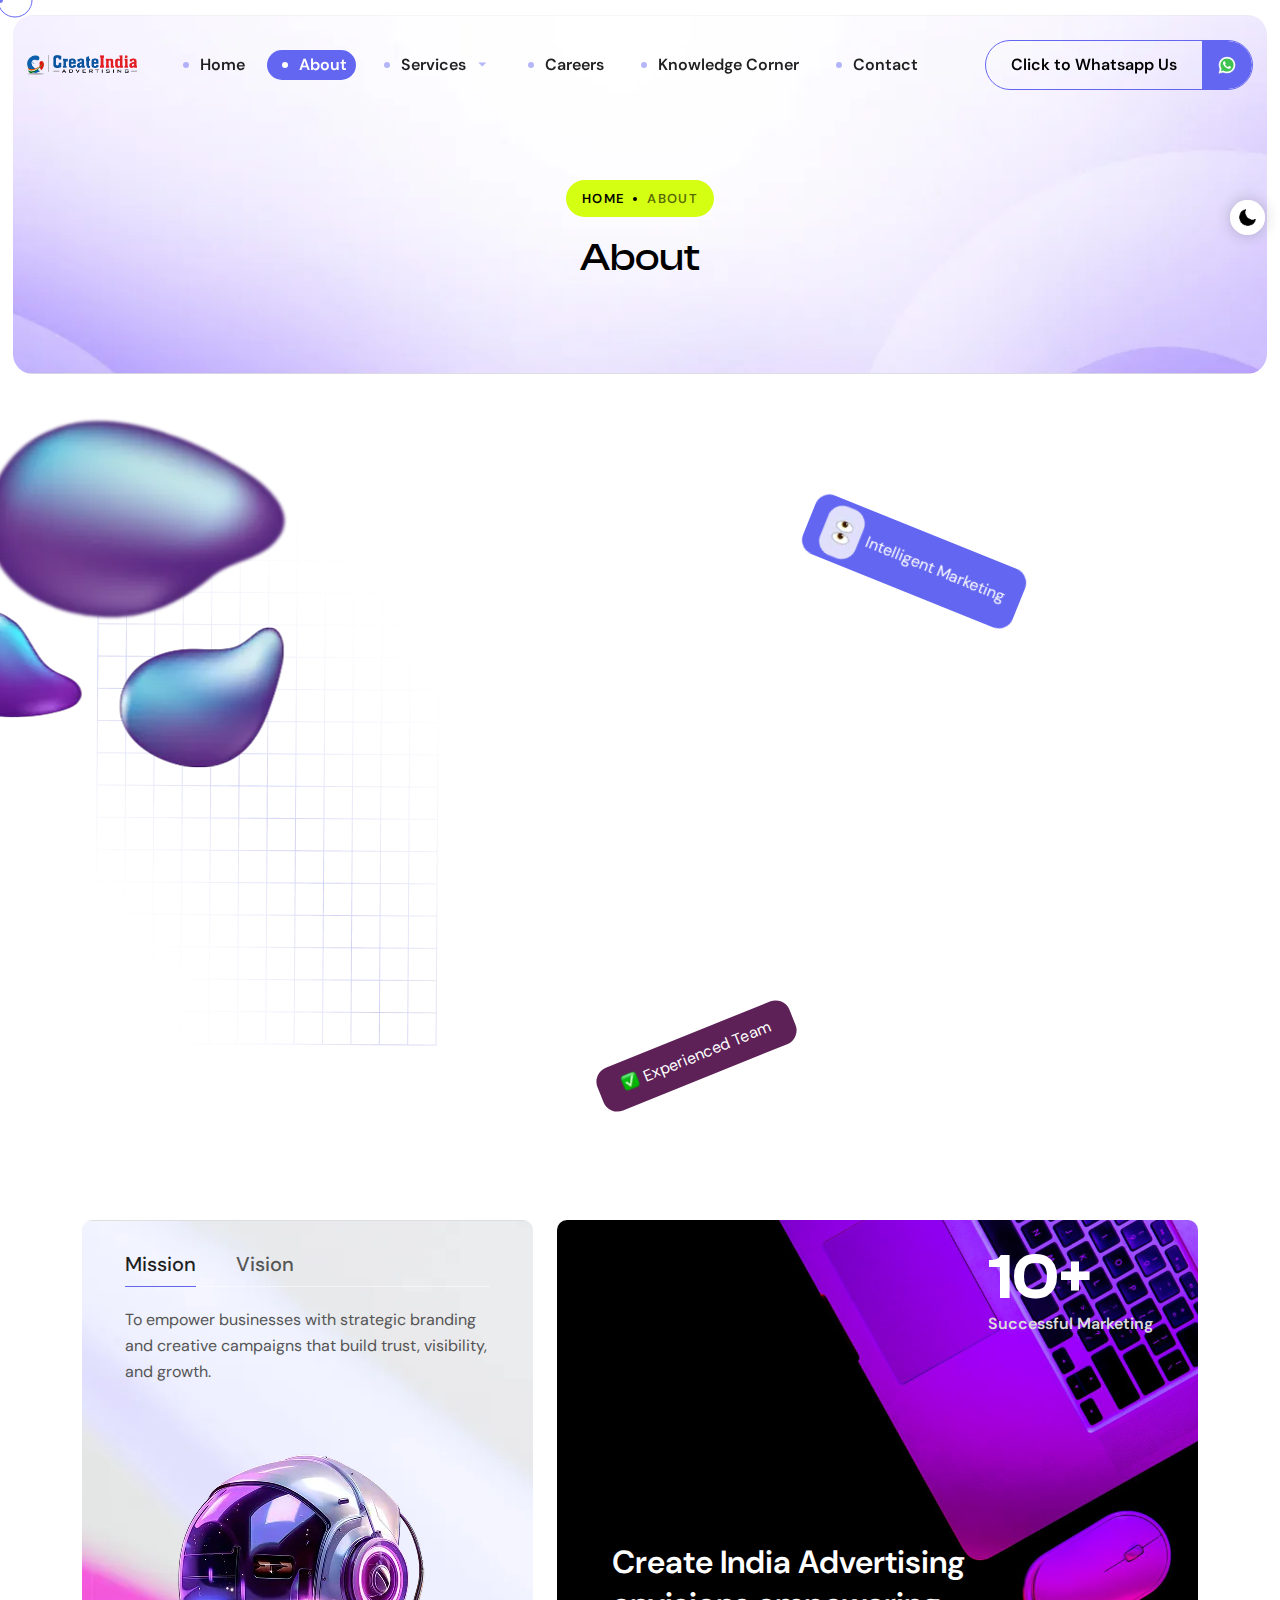
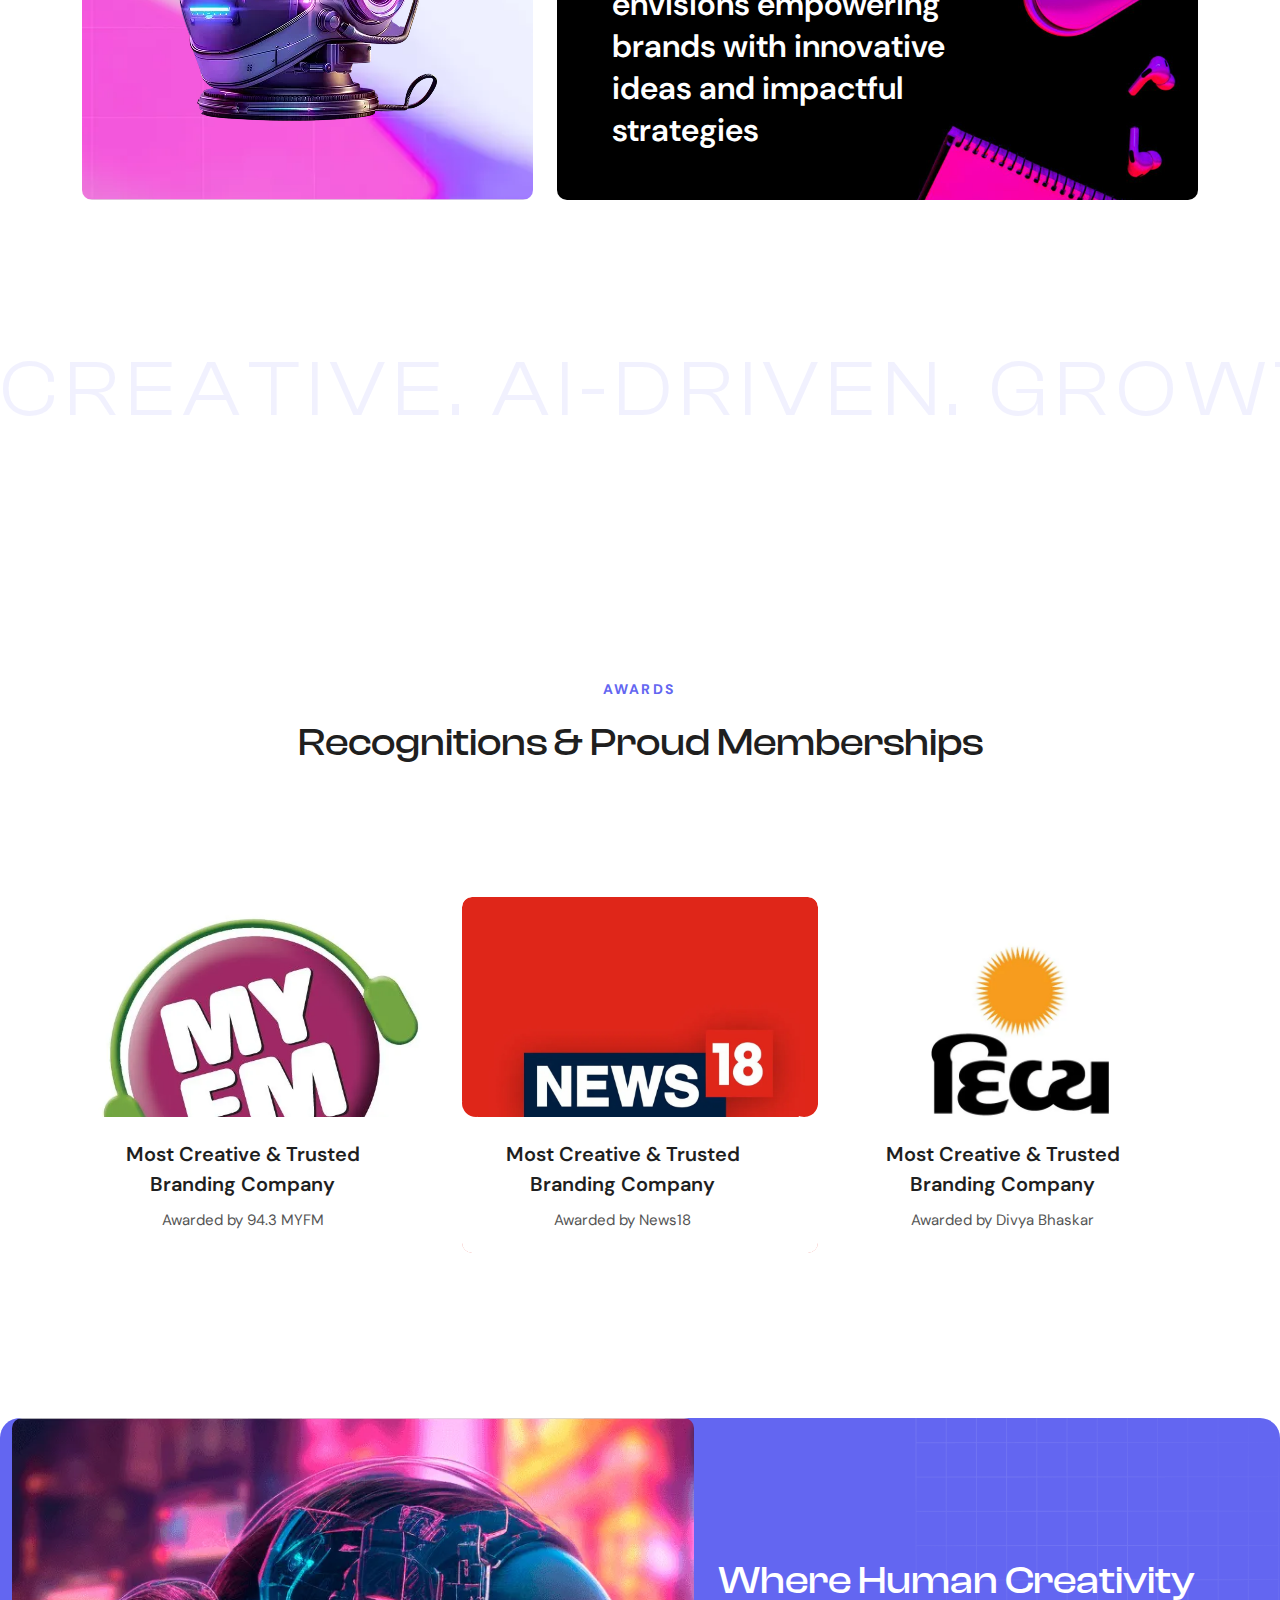
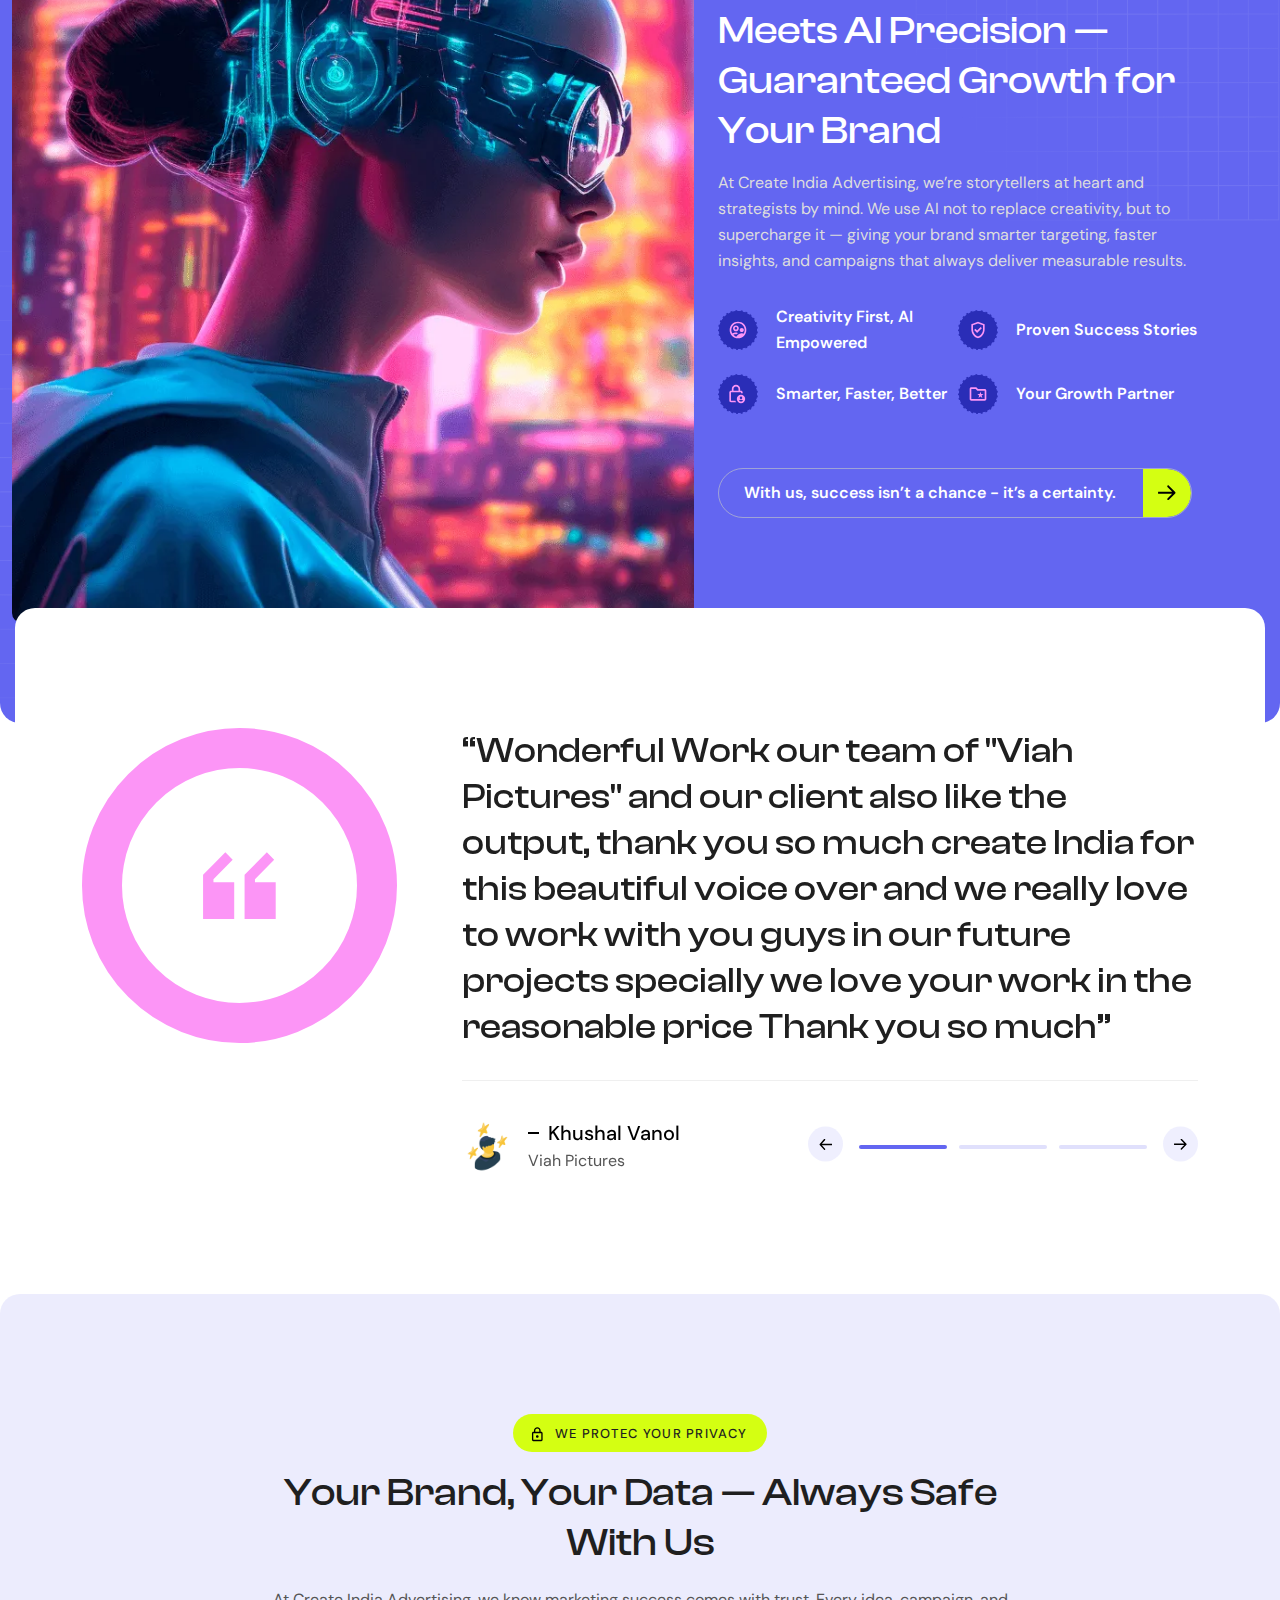
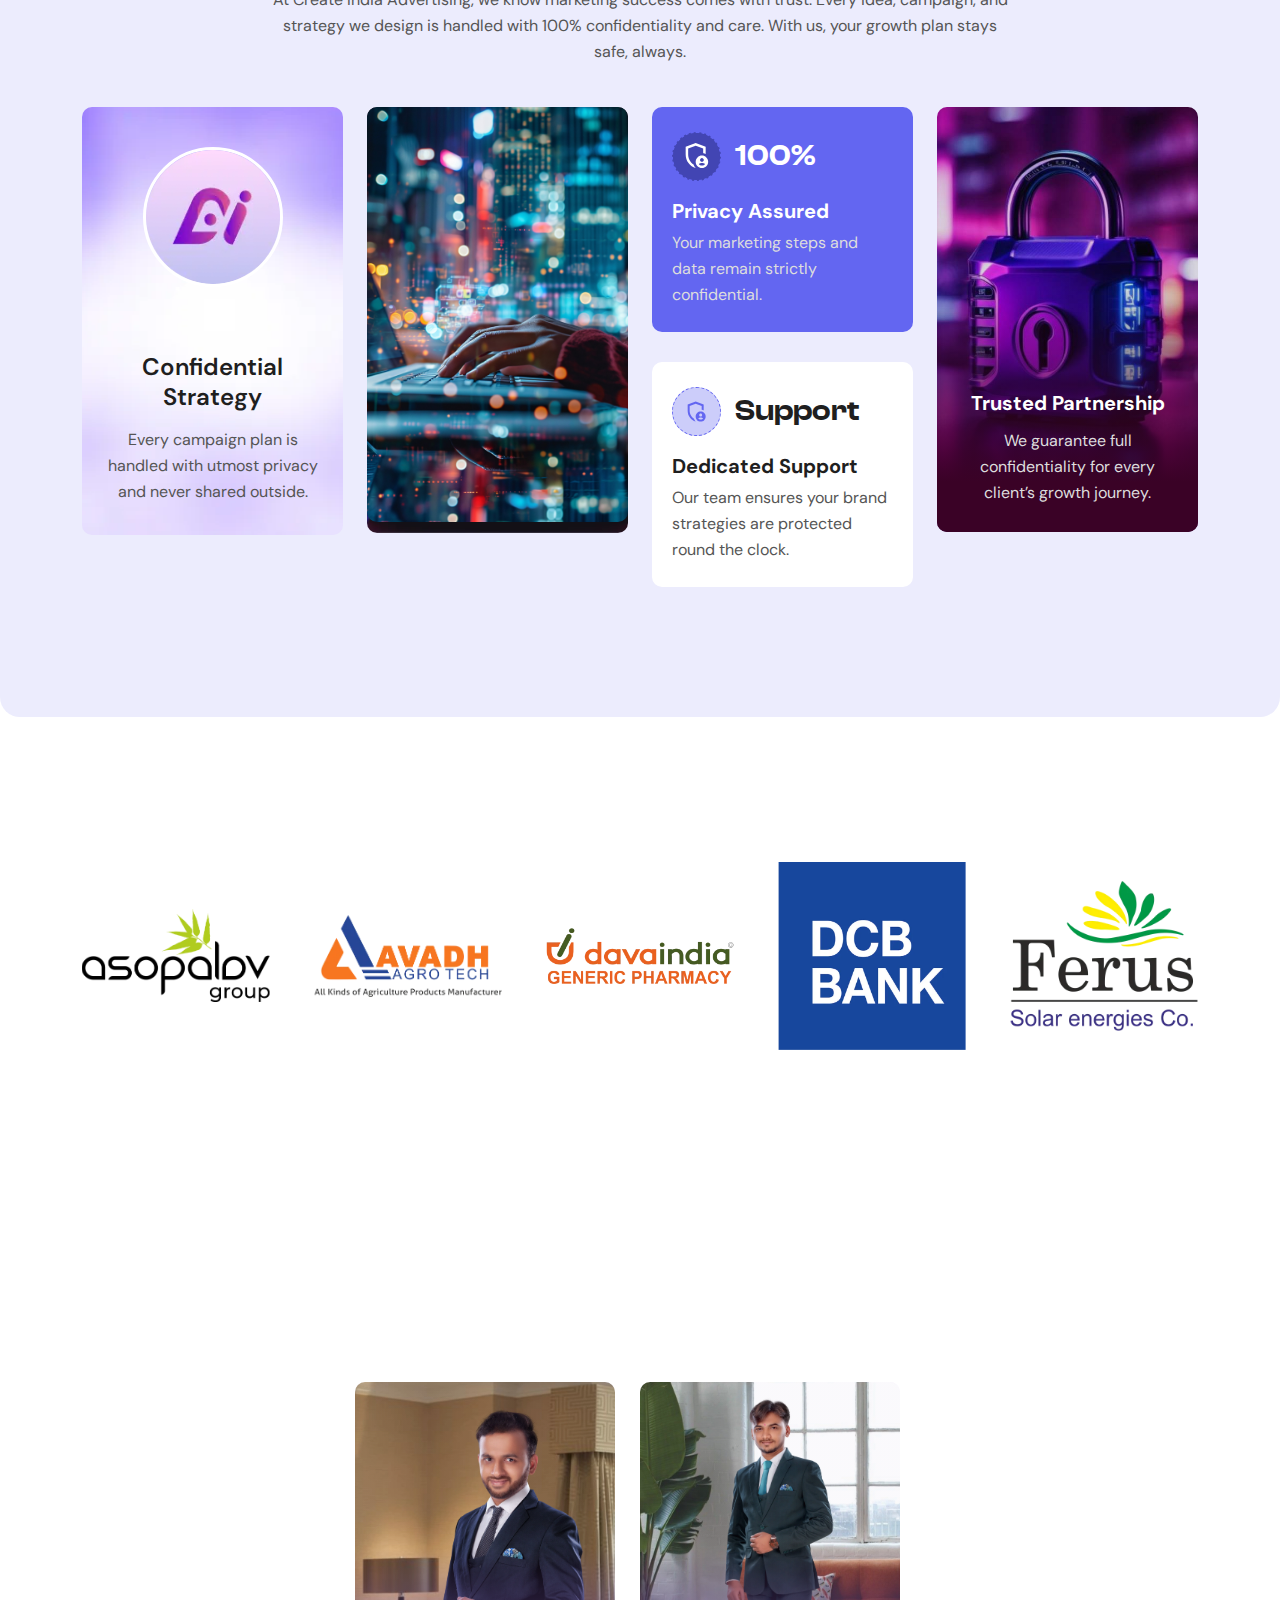
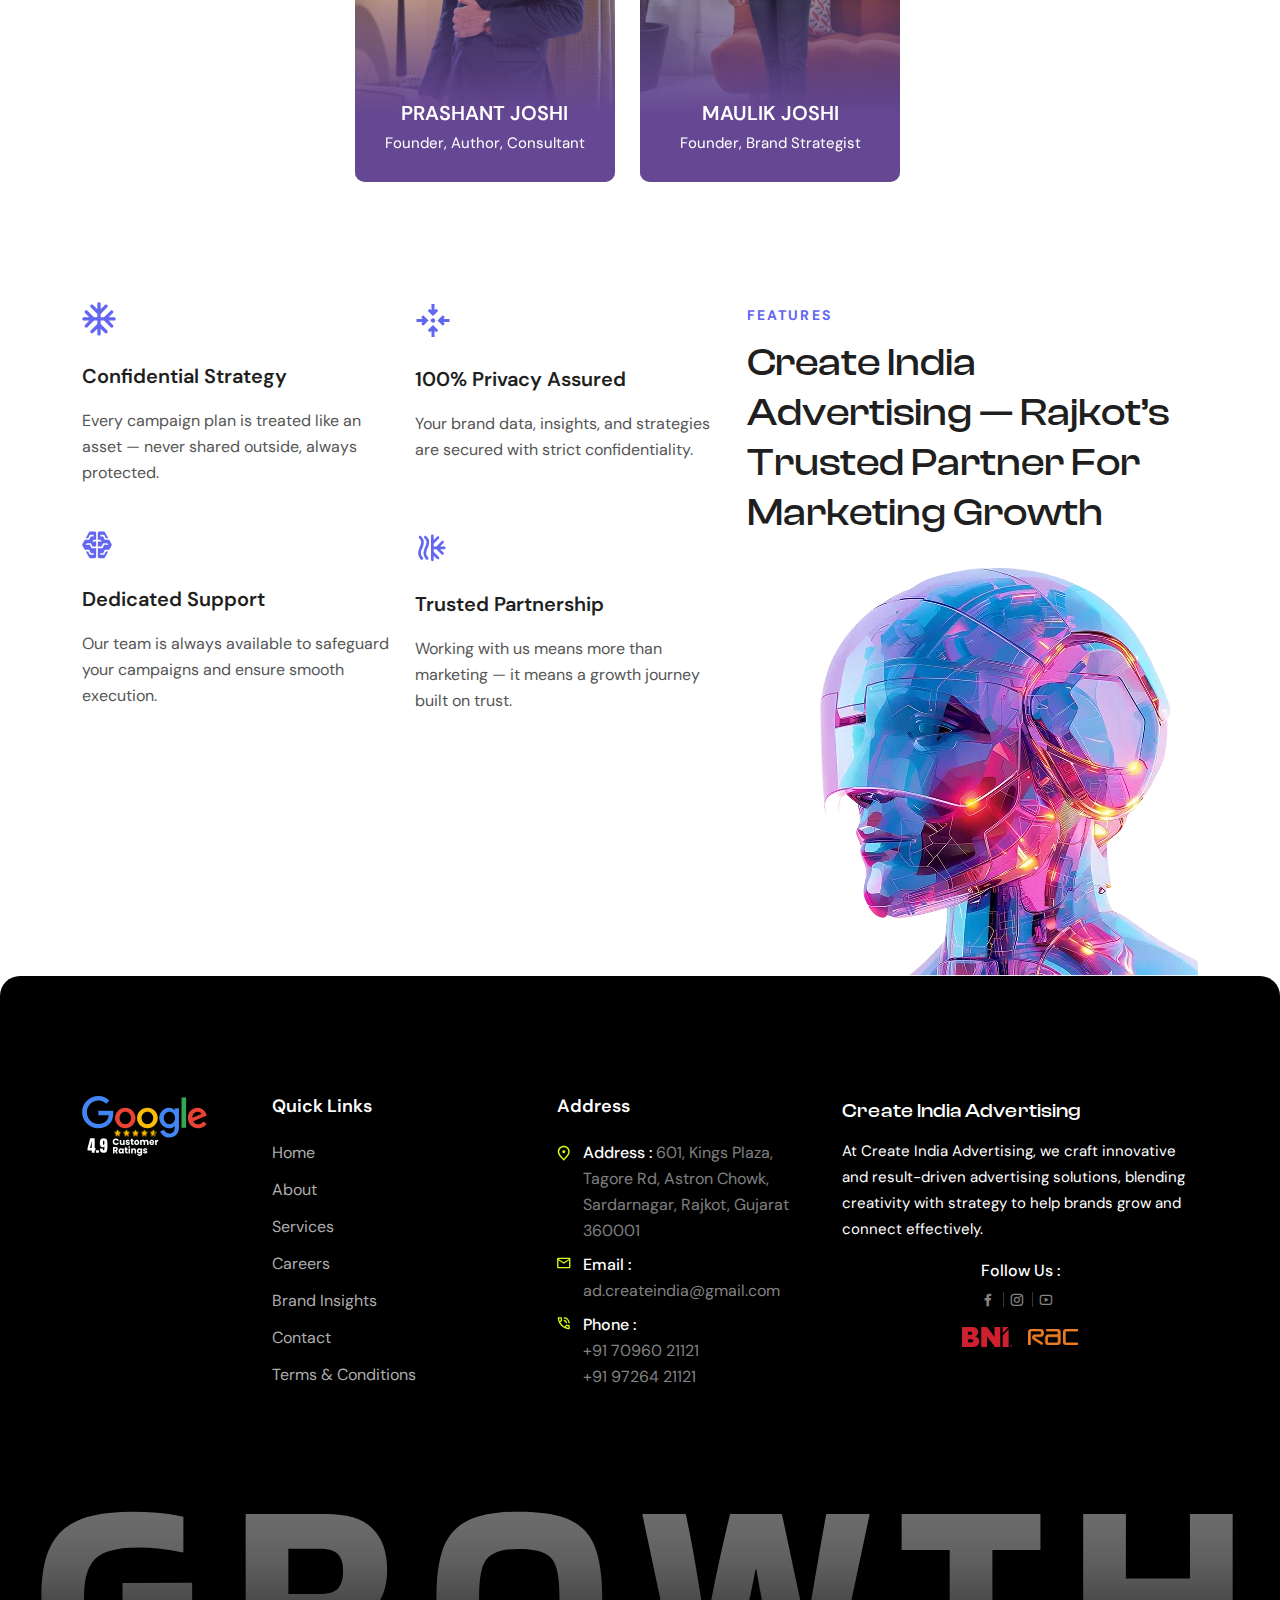
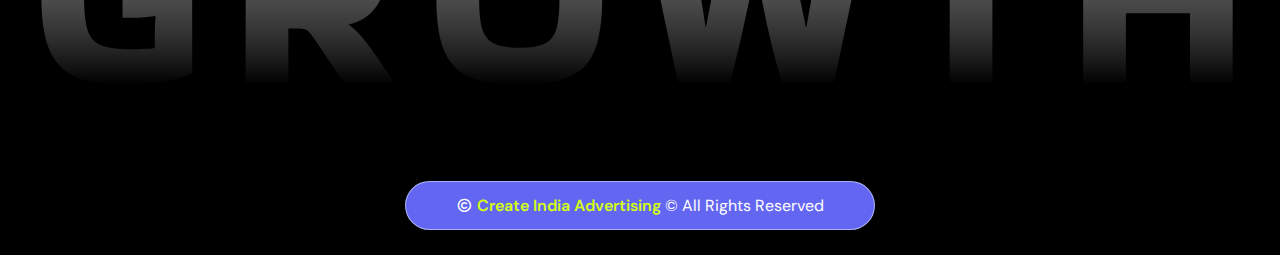
<file: about-us.html>
<!DOCTYPE html>
<html lang="zxx">

<head>
  <!-- Required meta tags -->
  <meta charset="utf-8" />
  <meta name="viewport" content="width=device-width, initial-scale=1" />

  <!-- Primary Meta Tags -->
  <title>
    About | Create India Advertising - Branding, Advertising & Designing in
    Rajkot
  </title>
  <meta name="title" content="About | Create India Advertising - Branding, Advertising & Designing in Rajkot" />
  <meta name="description"
    content="At Create India Advertising, we take your brand to new heights with expert branding, advertising, designing, and printing services in Rajkot. We forecast future trends, discover new communication channels, and deliver solutions that ignite growth and success." />

  <!-- Keywords -->
  <meta name="keywords"
    content="Create India Advertising, branding services Rajkot, advertising agency Rajkot, designing services Rajkot, printing services Rajkot, brand consultation Rajkot, creative agency Gujarat, advertising company in Rajkot, best branding agency Rajkot" />

  <!-- Author -->
  <meta name="author" content="Create India Advertising" />

  <!-- Canonical -->
  <link rel="canonical" href="https://thecreateindia.com/about-us.html" />

  <!-- Open Graph / Facebook -->
  <meta property="og:type" content="website" />
  <meta property="og:url" content="https://thecreateindia.com/about-us.html" />
  <meta property="og:title"
    content="About | Create India Advertising - Branding, Advertising & Designing in Rajkot" />
  <meta property="og:description"
    content="At Create India Advertising, we take your brand to unparalleled heights! Offering branding, advertising, designing, and printing services in Rajkot." />
  <meta property="og:image" content="https://thecreateindia.com/assets/img/favicon.webp" />

  <!-- Contact Info for SEO -->
  <meta name="contact" content="ad.createindia@gmail.com, +91 70960 21121, +91 97264 21121" />
  <meta name="address" content="601, Kings Plaza, Tagore Rd, Astron Chowk, Sardarnagar, Rajkot, Gujarat 360001" />

  <!-- Social Profiles -->
  <meta property="og:see_also" content="https://www.facebook.com/CreateIndiaAdvertising/" />
  <meta property="og:see_also" content="https://www.instagram.com/create_india_advertising/" />
  <meta property="og:see_also" content="https://www.youtube.com/@CreateIndiaAdvertising" />

  <!-- Link of CSS files -->
  <link rel="stylesheet" href="assets/css/bootstrap.min.css" />
  <link rel="stylesheet" href="assets/css/swiper-bundle.min.css" />
  <link rel="stylesheet" href="assets/css/scrollcue.min.css" />
  <link rel="stylesheet" href="assets/css/remixicon.css" />
  <link rel="stylesheet" href="assets/css/header.css" />
  <link rel="stylesheet" href="assets/css/style.css" />
  <link rel="stylesheet" href="assets/css/footer.css" />
  <link rel="stylesheet" href="assets/css/responsive.css" />
  <link rel="stylesheet" href="assets/css/dark-theme.css" />

  <!-- Favicon -->
  <link rel="icon" type="image/png" href="assets/img/favicon.webp" />
</head>

<body>
  <!--  Preloader Start -->
  <div class="preloader-area" id="preloader">
    <div class="spinner">
      <div></div>
      <div></div>
      <div></div>
      <div></div>
      <div></div>
    </div>
  </div>
  <!--  Preloader End -->

  <!-- Theme Switcher Start -->
  <div class="switch-theme-mode">
    <label id="switch" class="switch">
      <input type="checkbox" onchange="toggleTheme()" id="slider" />
      <span class="slider round"></span>
    </label>
  </div>
  <!-- Theme Switcher End -->

  <!-- Custom Cursor -->
  <div class="cursor"><span class="cursor-text"></span></div>
  <div class="cursor-inner"></div>

  <div id="smooth-wrapper">
    <div id="smooth-content">
      <!-- Navbar Start -->
      <div class="navbar-area style-two position-relative" id="navbar">
        <div class="container-fluid">
          <div class="navbar-wrapper d-flex justify-content-between align-items-center">
            <!-- Logo -->
            <a href="index.html" class="navbar-brand">
              <img src="assets/img/logo.webp" alt="Logo" class="logo-light" width="150" />
              <img src="assets/img/logo-white.webp" alt="Logo" class="logo-dark" width="150" />
            </a>

            <!-- Menu -->
            <div class="menu-area mx-auto">
              <div class="overlay"></div>
              <nav class="menu">
                <div class="menu-mobile-header">
                  <button type="button" class="menu-mobile-arrow bg-transparent border-0">
                    <i class="ri-arrow-left-s-line"></i>
                  </button>
                  <div class="menu-mobile-title"></div>
                  <button type="button" class="menu-mobile-close bg-transparent border-0">
                    <i class="ri-close-line"></i>
                  </button>
                </div>
                <ul class="menu-section p-0 mb-0 lh-1">
                  <li><a href="index.html">Home</a></li>
                  <li><a href="about-us.html" class="active">About</a></li>
                  <li class="menu-item-has-children">
                    <a href="services.html">Services <i class="ri-arrow-down-s-fill"></i></a>
                    <ul class="menu-subs menu-column-1">
                      <li>
                        <a href="brandingservices.html">Branding Services</a>
                      </li>
                      <li>
                        <a href="socialmediamarketing.html">Social Media Marketing</a>
                      </li>
                      <li>
                        <a href="brandingconsultation.html">Branding Consultation</a>
                      </li>
                      <li>
                        <a href="printsolution.html">Printing Solutions</a>
                      </li>
                      <li>
                        <a href="creatives.html">Creative Designs & Videos</a>
                      </li>
                    </ul>
                  </li>

                  <li><a href="careers.html">Careers</a></li>
                  <li><a href="insights.html">Knowledge Corner</a></li>
                  <li><a href="contact.html">Contact</a></li>
                </ul>
              </nav>
            </div>

            <!-- Right Side Options -->
            <div class="other-options d-flex flex-wrap align-items-center justify-content-end">
              <div class="option-item">
                <div class="d-flex flex-wrap align-items-center">
                  <!-- Mobile WhatsApp Button -->
                  <div class="mobile-options position-relative d-lg-none me-3">
                    <button class="dropdown-toggle text-center bg-transparent border-0 p-0 transition" type="button"
                      data-bs-toggle="dropdown" aria-expanded="true">
                      <i class="ri-more-fill"></i>
                    </button>
                    <div class="dropdown-menu dropdown-menu-centered mobile-option-list top-1 border-0"
                      data-bs-popper="static">
                      <a href="https://wa.me/917096021121?text=I%20went%20through%20your%20website%20and%20would%20love%20to%20understand%20more%20about%20your%20branding%20solutions." target="_blank"
                        class="btn style-three fw-semibold position-relative round-oval">
                        Click to Whatsapp Us
                        <span
                          class="position-absolute top-0 end-0 h-100 d-flex flex-column align-items-center justify-content-center">
                          <img src="assets/img/icons/whatsapp.svg" alt="WhatsApp Icon" style="
                                width: 20px;
                                height: 20px;
                                object-fit: contain;
                              " />
                        </span>
                      </a>
                    </div>
                  </div>
                </div>
              </div>

              <!-- Desktop WhatsApp Button -->
              <div class="option-item d-lg-block d-none">
                <a href="https://wa.me/917096021121?text=I%20went%20through%20your%20website%20and%20would%20love%20to%20understand%20more%20about%20your%20branding%20solutions." target="_blank"
                  class="btn style-three fw-semibold position-relative round-oval">
                  Click to Whatsapp Us
                  <span
                    class="position-absolute top-0 end-0 h-100 d-flex flex-column align-items-center justify-content-center">
                    <img src="assets/img/icons/whatsapp.svg" alt="WhatsApp Icon"
                      style="width: 20px; height: 20px; object-fit: contain" />
                  </span>
                </a>
              </div>

              <!-- Mobile Menu Trigger -->
              <div class="option-item d-lg-none">
                <button type="button" class="menu-mobile-trigger">
                  <span></span>
                  <span></span>
                  <span></span>
                  <span></span>
                </button>
              </div>
            </div>
          </div>
        </div>
      </div>
      <!-- Navbar End -->

      <!-- Breadcrumb Start -->
      <div class="breadcrumb-area bg-f round-20 position-relative z-1">
        <div class="container text-center">
          <ul class="br-menu text-center bg_secondary d-inline-block list-unstyled mb-15">
            <li class="position-relative fs-13 fw-semibold ls-1 d-inline-block">
              <a href="index.html">HOME</a>
            </li>
            <li class="position-relative fs-13 fw-semibold ls-1 d-inline-block">
              ABOUT
            </li>
          </ul>
          <h2 class="section-title style-one fw-medium font-secondary text-black text-center mb-6">
            About
          </h2>
        </div>
      </div>
      <!-- Breadcrumb End -->

      <!-- About Section Start -->
<div class="about-area style-four overflow-hidden ptb-130">
  <div class="container-fluid">
    <div class="row">
      
      <!-- Left Side Image -->
      <div class="col-xxl-4 col-xl-5 col-lg-6">
        <div class="about-img-wrap position-relative mb-md-30">
          <img src="assets/img/about/about-img-1.webp" alt="Image" class="about-img position-absolute rotate" />
          <img src="assets/img/about/about-shape-3.webp" alt="Shape" class="about-img-shape mx-auto d-block" />
        </div>
      </div>
      
      <!-- Right Side Content -->
      <div class="col-xxl-7 col-xl-7 col-lg-6 ps-xl-4 pe-xxl-5">
        <div class="about-content position-relative">
          <div class="about-promo-text style-one move-right sm-none">
            <img src="assets/img/about/thumbnail-2.webp" alt="Image" />Intelligent Marketing
          </div>
          <div class="about-promo-text style-two move-left sm-none">
            <img src="assets/img/about/thumbnail-3.webp" alt="Image" />Experienced Team
          </div>
          
          <!-- Section Tag -->
          <span class="section-subtitle style-two d-inline-block text_primary fw-bold fs-14 ls-15 mb-12"
            data-cue="slideInUp">ABOUT</span>
          
          <!-- Heading -->
          <h2 class="section-title style-four font-secondary fw-medium text-title mb-20" data-cue="slideInUp">
            Driven by Creativity, Powered by Strategy — Gujarat’s Leading AI-Powered Ad Agency
          </h2>
          
          <!-- Subheading -->
          <h4 class="fw-normal text-black mb-20" data-cue="slideInUp" data-delay="200">
            For over a decade, we’ve been helping brands grow through storytelling, strategy, 
            and smart use of AI — without losing the human touch.
          </h4>
          
          <!-- Body Text -->
          <p class="mb-15" data-cue="slideInUp" data-delay="400">
            Founded in 2015 by two brothers with zero capital but big dreams, Create India Advertising 
            has grown into one of Gujarat’s most trusted and result-driven advertising agencies.
          </p>
          <p class="mb-15" data-cue="slideInUp" data-delay="600">
            From door-to-door leaflet distribution to delivering 1.6 lakh+ creatives and 900+ brand campaigns, 
            our journey proves that creativity backed by strategy can transform businesses.
          </p>
          <p class="mb-15" data-cue="slideInUp" data-delay="800">
            Today, we stand as an AI-powered agency that combines 10+ years of proven expertise with modern technology — 
            delivering branding, advertising, digital campaigns, and design solutions that not only look great 
            but also generate measurable results.
          </p>
          <p class="mb-0 fw-semibold text-dark" data-cue="slideInUp" data-delay="1000">
            Our promise is simple: transparent processes, on-time delivery, and campaigns that grow your business.
          </p>
        </div>
      </div>
      
    </div>
  </div>
</div>
<!-- About Section End -->


      <!-- Mission Section Start -->
      <div class="container style-one pb-130">
        <div class="row">
          <div class="col-lg-5 mb-30">
            <div class="vision-tab bg-f round-10">
              <ul
                class="nav nav-tabs list-unstyled vision-tablist d-flex align-items-center justify-content-start w-100 mb-20"
                role="tablist">
                <li class="nav-item border-0">
                  <button class="nav-link active" data-bs-toggle="tab" data-bs-target="#tab_1" type="button" role="tab">
                    Mission
                  </button>
                </li>
                <li class="nav-item border-0">
                  <button class="nav-link" data-bs-toggle="tab" data-bs-target="#tab_2" type="button" role="tab">
                    Vision
                  </button>
                </li>
              </ul>
              <div class="tab-content product-tab-content">
                <div class="tab-pane fade show active" id="tab_1" role="tabpanel">
                  <div class="single-para mb-65">
                    <p>
                      To empower businesses with strategic branding and creative campaigns that build trust, visibility, and growth.
                    </p>

                  </div>
                  <img src="assets/img/about/mission-thumb.webp" alt="Image" class="d-block mx-auto" />
                </div>
                <div class="tab-pane fade" id="tab_2" role="tabpanel">
                  <p>
                    To be Gujarat’s most respected advertising partner, blending creativity and AI to transform 5,000+ brands by 2030.
                  </p>
                  <p>
                    Empowering businesses with data-driven strategies and human creativity, we aim to deliver measurable growth, lasting impact, and industry-leading innovations for brands worldwide.
                  </p>
                </div>
              </div>
            </div>
          </div>
          <div class="col-lg-7 mb-30">
            <div class="mission-bg bg-f position-relative overflow-hidden z-1 round-10">
              <div class="exp-box">
                <span class="font-secondary d-block text-white fw-semibold mb-20">10+</span>
                <p class="text-offwhite fw-semibold mb-0">
                  Successful Marketing
                </p>
              </div>
              <h4 class="fw-semibold text-white mb-0">
                Create India Advertising envisions empowering brands with
                innovative ideas and impactful strategies
              </h4>
            </div>
          </div>
        </div>
      </div>
      <!-- Mission Section End -->

      <div class="move-text-wrapper overflow-hidden mb-120">
        <div class="move-text style-seven position-relative z-1">
          <ul class="list-unstyled mb-0">
            <li class="position-relative font-secondary fw-normal">
              CREATIVE. AI-DRIVEN. GROWTH.
            </li>
            <li class="position-relative font-secondary fw-normal">
              CREATIVE. AI-DRIVEN. GROWTH.
            </li>
            <li class="position-relative font-secondary fw-normal">
              CREATIVE. AI-DRIVEN. GROWTH.
            </li>
          </ul>
        </div>
      </div>

      <!-- Awards Section Start -->
      <div class="container style-one pt-130">
        <div class="row">
          <div class="col-xl-8 offset-xl-2 col-md-10 offset-md-1 text-center">
            <span class="section-subtitle style-two d-inline-block text_primary fw-bold fs-14 ls-15 mb-12">AWARDS</span>
            <h2 class="section-title style-one fw-medium text-center text-title mb-10 px-xxl-5">
              Recognitions & Proud Memberships
            </h2>
          </div>
        </div>
      </div>

      <div class="container style-one ptb-130">
        <div class="row justify-content-center">
          <!-- Award 1 -->
          <div class="col-xxl-3 col-xl-4 col-md-6">
            <div class="project-card style-two position-relative z-1 overflow-hidden img-hover-wrap round-10 mb-45">
              <div class="img-hover">
                <img src="assets/img/Awards/myfm.webp" alt="Image" class="round-10 transition" />
              </div>
              <div class="project-info z-1 text-center">
                <h3 class="fs-20 fw-semibold mb-2 text-title">
                  Most Creative & Trusted Branding Company
                </h3>
                <p class="fs-15 mb-0">Awarded by 94.3 MYFM</p>
              </div>
            </div>
          </div>

          <!-- Award 2 -->
          <div class="col-xxl-3 col-xl-4 col-md-6">
            <div class="project-card style-two position-relative z-1 overflow-hidden img-hover-wrap round-10 mb-45">
              <div class="img-hover">
                <img src="assets/img/Awards/news18.webp" alt="Image" class="round-10 transition" />
              </div>
              <div class="project-info z-1 text-center">
                <h3 class="fs-20 fw-semibold mb-2 text-title">
                  Most Creative & Trusted Branding Company
                </h3>
                <p class="fs-15 mb-0">Awarded by News18</p>
              </div>
            </div>
          </div>

          <!-- Award 3 -->
          <div class="col-xxl-3 col-xl-4 col-md-6">
            <div class="project-card style-two position-relative z-1 overflow-hidden img-hover-wrap round-10 mb-45">
              <div class="img-hover">
                <img src="assets/img/Awards/divyabhashkar.webp" alt="Image" class="round-10 transition" />
              </div>
              <div class="project-info z-1 text-center">
                <h3 class="fs-20 fw-semibold mb-2 text-title">
                  Most Creative & Trusted Branding Company
                </h3>
                <p class="fs-15 mb-0">Awarded by Divya Bhaskar</p>
              </div>
            </div>
          </div>
        </div>
      </div>
      <!-- Awards Section End -->

      <!-- Why Choose Us Section Start -->
      <div class="wh-area style-four bg_primary position-relative z-1 round-20 pb-100">
        <img src="assets/img/box-shape-2.webp" alt="Shape"
          class="section-shape-one position-absolute bottom-0 start-0 z-n1" />
        <img src="assets/img/box-shape-3.webp" alt="Shape"
          class="section-shape-two position-absolute top-0 end-0 z-n1" />
        <div class="container-fluid style-two">
          <div class="row align-items-center">
            <div class="col-xl-7 col-lg-6 pe-xxl-5 ps-xxl-3">
              <div class="wh-bg bg-f bg-2 round-10"></div>
            </div>
            <div class="col-xl-5 col-lg-6 ps-xxl-5">
              <div class="wh-content mb-md-30">
                <span class="section-subtitle d-inline-block text_secondary fw-bold fs-14 ls-15 mb-12"
                  data-cue="slideInUp">WHY CHOOSE US?</span>
                <h2 class="section-title style-one font-secondary fw-medium text-white mb-15">
                  Where Human Creativity Meets AI Precision — Guaranteed Growth for Your Brand
                </h2>
                <p class="text-offwhite mb-30">
                  At Create India Advertising, we’re storytellers at heart and strategists by mind. We use AI not to replace creativity, but to supercharge it — giving your brand smarter targeting, faster insights, and campaigns that always deliver measurable results.
                </p>
                <ul class="feature-list d-flex flex-wrap list-unstyled mb-10 w-xxl-75">
                  <li class="position-relative fw-semibold text-white">
                    <span class="d-flex flex-column align-items-center justify-content-center rounded-circle">
                      <img src="assets/img/icons/compliance-pink.svg" alt="Icon" />
                    </span>
                    Creativity First, AI Empowered
                  </li>
                  <li class="position-relative fw-semibold text-white">
                    <span class="d-flex flex-column align-items-center justify-content-center rounded-circle">
                      <img src="assets/img/icons/shield-pink.svg" alt="Icon" />
                    </span>
                    Proven Success Stories
                  </li>
                  <li class="position-relative fw-semibold text-white">
                    <span class="d-flex flex-column align-items-center justify-content-center rounded-circle">
                      <img src="assets/img/icons/lock-pink.svg" alt="Icon" />
                    </span>
                    Smarter, Faster, Better
                  </li>
                  <li class="position-relative fw-semibold text-white">
                    <span class="d-flex flex-column align-items-center justify-content-center rounded-circle">
                      <img src="assets/img/icons/folder-pink.svg" alt="Icon" />
                    </span>
                    Your Growth Partner
                  </li>
                </ul>
                <br>

                <a href="services.html"
                  class="btn style-one text-white fw-semibold position-relative round-oval">With us, success isn’t a chance - it’s a certainty.<span
                    class="position-absolute top-0 end-0 h-100 d-flex flex-column align-items-center justify-content-center"><img
                      src="assets/img/icons/right-arrow-black.svg" alt="Icon" /></span></a>
              </div>
            </div>
          </div>
        </div>
      </div>
      <!-- Why Choose Us Section End -->

      <!-- Testimonial Start -->
      <div class="testimonial-area style-four position-relative z-1 ptb-130">
        <div class="container style-one">
          <div class="row">
            <div class="col-lg-4">
              <div
                class="circle-text-wrap position-relative d-flex flex-column justify-content-center align-items-center rounded-circle me-auto">
                <img src="assets/img/icons/quote-pink.svg" alt="Icon" class="position-absolute" />
              </div>
            </div>
            <div class="col-xl-8 col-lg-8 ps-xxl-5 pe-xxl-0">
              <div class="testimonial-slider-two swiper ps-xxl-4">
                <div class="swiper-wrapper">
                  <div class="swiper-slide">
                    <div class="testimonial-card style-two">
                      <p class="font-secondary fw-medium text-title">
                        “Wonderful Work our team of "Viah Pictures" and our
                        client also like the output, thank you so much create
                        India for this beautiful voice over and we really love
                        to work with you guys in our future projects specially
                        we love your work in the reasonable price Thank you so
                        much”
                      </p>
                      <div class="client-info-wrap d-flex flex-wrap align-items-center">
                        <div class="client-img rounded-circle">
                          <img src="assets/img/clients/client-1.webp" alt="Image" class="rounded-circle" />
                        </div>
                        <div class="client-info">
                          <h5 class="fs-20 fw-medium text-black mb-0">
                            Khushal Vanol
                          </h5>
                          <span>Viah Pictures</span>
                        </div>
                      </div>
                    </div>
                  </div>
                  <div class="swiper-slide">
                    <div class="testimonial-card style-two">
                      <p class="font-secondary fw-medium text-title">
                        “Create India Advertising has been a fantastic partner
                        for our brand! They truly understood our needs and
                        delivered amazing results through their creative
                        designs and effective advertising campaigns. Their
                        team is genuine, reliable, and always ready to help us
                        grow. Thanks to their work, our brand is reaching more
                        people, and we’ve seen a real boost in our sales. If
                        you’re looking for a trustworthy agency that cares
                        about your success, we highly recommend Create India
                        Advertising!”
                      </p>
                      <div class="client-info-wrap d-flex flex-wrap align-items-center">
                        <div class="client-img rounded-circle">
                          <img src="assets/img/clients/client-1.webp" alt="Image" class="rounded-circle" />
                        </div>
                        <div class="client-info">
                          <h5 class="fs-20 fw-medium text-black mb-0">
                            Hardik Tarpara
                          </h5>
                          <span>Kurji Herbal</span>
                        </div>
                      </div>
                    </div>
                  </div>
                  <div class="swiper-slide">
                    <div class="testimonial-card style-two">
                      <p class="font-secondary fw-medium text-title">
                        “Mr. Prashant Bhai Joshi's work at Create India is
                        very good, in which even the smallest details are
                        taken care of, we get our work done from him. Thank
                        you”
                      </p>
                      <div class="client-info-wrap d-flex flex-wrap align-items-center">
                        <div class="client-img rounded-circle">
                          <img src="assets/img/clients/client-1.webp" alt="Image" class="rounded-circle" />
                        </div>
                        <div class="client-info">
                          <h5 class="fs-20 fw-medium text-black mb-0">
                            Devansh
                          </h5>
                          <span>Devanshm Home</span>
                        </div>
                      </div>
                    </div>
                  </div>
                </div>
                <div class="slider-btn d-flex flex-wrap align-items-ecnter">
                  <button
                    class="prev-btn testimonial-prev border-0 d-flex flex-column align-items-center justify-content-center rounded-circle">
                    <img src="assets/img/icons/left-arrow-black.svg" alt="Image" />
                  </button>
                  <div class="testimonial-pagination"></div>
                  <button
                    class="next-btn testimonial-next border-0 d-flex flex-column align-items-center justify-content-center rounded-circle">
                    <img src="assets/img/icons/right-arrow-black.svg" alt="Image" />
                  </button>
                </div>
              </div>
            </div>
          </div>
        </div>
      </div>
      <!-- Testimonial End -->

      <!-- Data Privacy Section Start -->
      <div class="data-section style-one pt-130 pb-100 round-20">
        <div class="container style-one">
          <div class="row">
            <div class="col-xl-8 offset-xl-2 col-md-10 offset-md-1 text-center">
              <span
                class="section-subtitle style-two fs-13 fw-medium ls-1 d-inline-block bg_secondary text-title round-oval mb-15"><img
                  src="assets/img/icons/lock.svg" alt="Icon" />WE PROTEC YOUR PRIVACY</span>
              <h2 class="section-title style-one font-secondary fw-medium mb-20">
                Your Brand, Your Data — Always Safe With Us
              </h2>
              <p>
                At Create India Advertising, we know marketing success comes with trust. Every idea, campaign, and strategy we design is handled with 100% confidentiality and care. With us, your growth plan stays safe, always.
              </p>
              <br>
            </div>
          </div>
          <div class="row">
            <div class="col-xl-3 col-md-6 mb-30">
              <div class="data-card style-one bg-f d-flex flex-wrap flex-column text-center round-10">
                <div class="data-logo rounded-circle">
                  <img src="assets/img/about/ai-logo.webp" alt="Image" class="rounded-circle" />
                </div>
                <h3 class="fs-24 fw-semibold mb-15">Confidential Strategy</h3>
                <p class="mb-0">
                  Every campaign plan is handled with utmost privacy and never
                  shared outside.
                </p>
              </div>
            </div>
            <div class="col-xl-3 col-md-6">
              <div class="data-card-img bg-f round-10 mb-30">
                <img src="assets/img/about/ai-img-1.jpg" alt="Image" class="round-10" />
              </div>
            </div>
            <div class="col-xl-3 col-md-6">
              <div class="data-card style-two bg_primary round-10 mb-30">
                <div
                  class="data-card-header fs-30 font-secondary fw-semibold d-flex flex-wrap align-items-center mb-15">
                  <span class="data-icon d-flex flex-wrap align-items-center justify-content-center rounded-circle"><img
                      src="assets/img/icons/shield-white.svg" alt="Icon" /></span>
                  <span class="data-header-text text-white">100%</span>
                </div>
                <h3 class="fs-20 fw-bold text-white mb-1">Privacy Assured</h3>
                <p class="text-offwhite mb-0">
                  Your marketing steps and data remain strictly confidential.
                </p>
              </div>
              <div class="data-card style-three bg-white round-10 mb-30">
                <div
                  class="data-card-header fs-30 font-secondary fw-semibold d-flex flex-wrap align-items-center mb-15">
                  <span class="data-icon d-flex flex-wrap align-items-center justify-content-center rounded-circle"><img
                      src="assets/img/icons/shield-blue.svg" alt="Icon" /></span>
                  <span class="data-header-text text-title">Support</span>
                </div>
                <h3 class="fs-20 fw-bold text-title mb-1">
                  Dedicated Support
                </h3>
                <p class="mb-0">
                  Our team ensures your brand strategies are protected round
                  the clock.
                </p>
              </div>
            </div>
            <div class="col-xl-3 col-md-6 mb-30">
              <div
                class="data-card style-four position-relative z-1 bg-f d-flex flex-column align-items-center justify-content-end round-10 text-center">
                <h3 class="fs-20 text-white mb-10">Trusted Partnership</h3>
                <p class="text-offwhite mb-0">
                  We guarantee full confidentiality for every client’s growth
                  journey.
                </p>
              </div>
            </div>
          </div>
        </div>
      </div>
      <!-- Data Privacy Section End -->

      <!-- Brand Section Start -->
      <div class="container style-two pt-130">
        <div class="brand-slider-one swiper">
          <div class="swiper-wrapper align-items-center">
            <div class="swiper-slide">
              <div class="brand-logo style-one">
                <img src="assets/img/brand/agri karm.webp" alt="Logo" class="d-block mx-auto" />
              </div>
            </div>
            <div class="swiper-slide">
              <div class="brand-logo style-one">
                <img src="assets/img/brand/agri venture.webp" alt="Logo" class="d-block mx-auto" />
              </div>
            </div>
            <div class="swiper-slide">
              <div class="brand-logo style-one">
                <img src="assets/img/brand/asopalav -.webp" alt="Logo" class="d-block mx-auto" />
              </div>
            </div>
            <div class="swiper-slide">
              <div class="brand-logo style-one">
                <img src="assets/img/brand/avadh agro tech.webp" alt="Logo" class="d-block mx-auto" />
              </div>
            </div>
            <div class="swiper-slide">
              <div class="brand-logo style-one">
                <img src="assets/img/brand/dava india.webp" alt="Logo" class="d-block mx-auto" />
              </div>
            </div>
            <div class="swiper-slide">
              <div class="brand-logo style-one">
                <img src="assets/img/brand/dcb bank.webp" alt="Logo" class="d-block mx-auto" />
              </div>
            </div>
            <div class="swiper-slide">
              <div class="brand-logo style-one">
                <img src="assets/img/brand/ferus.webp" alt="Logo" class="d-block mx-auto" />
              </div>
            </div>
            <div class="swiper-slide">
              <div class="brand-logo style-one">
                <img src="assets/img/brand/flamingo traves.webp" alt="Logo" class="d-block mx-auto" />
              </div>
            </div>
            <div class="swiper-slide">
              <div class="brand-logo style-one">
                <img src="assets/img/brand/genstar.webp" alt="Logo" class="d-block mx-auto" />
              </div>
            </div>
            <div class="swiper-slide">
              <div class="brand-logo style-one">
                <img src="assets/img/brand/hari darshan school.webp" alt="Logo" class="d-block mx-auto" />
              </div>
            </div>
            <div class="swiper-slide">
              <div class="brand-logo style-one">
                <img src="assets/img/brand/jaaram chiki.webp" alt="Logo" class="d-block mx-auto" />
              </div>
            </div>
            <div class="swiper-slide">
              <div class="brand-logo style-one">
                <img src="assets/img/brand/jolly trade infra.webp" alt="Logo" class="d-block mx-auto" />
              </div>
            </div>
            <div class="swiper-slide">
              <div class="brand-logo style-one">
                <img src="assets/img/brand/karma sky life.webp" alt="Logo" class="d-block mx-auto" />
              </div>
            </div>
            <div class="swiper-slide">
              <div class="brand-logo style-one">
                <img src="assets/img/brand/kg reality.webp" alt="Logo" class="d-block mx-auto" />
              </div>
            </div>
            <div class="swiper-slide">
              <div class="brand-logo style-one">
                <img src="assets/img/brand/MOHAN DREAM CITY - logo.webp" alt="Logo" class="d-block mx-auto" />
              </div>
            </div>
            <div class="swiper-slide">
              <div class="brand-logo style-one">
                <img src="assets/img/brand/payal.webp" alt="Logo" class="d-block mx-auto" />
              </div>
            </div>
            <div class="swiper-slide">
              <div class="brand-logo style-one">
                <img src="assets/img/brand/rushabh.webp" alt="Logo" class="d-block mx-auto" />
              </div>
            </div>
            <div class="swiper-slide">
              <div class="brand-logo style-one">
                <img src="assets/img/brand/wings ivf.webp" alt="Logo" class="d-block mx-auto" />
              </div>
            </div>
          </div>
        </div>
      </div>
      <!-- Brand Section End -->

      <!-- Team Section Start -->
      <div class="container style-one pt-130">
        <div class="row">
          <div class="col-xl-8 offset-xl-2 col-md-10 offset-md-1 text-center">
            <span class="section-subtitle style-two d-inline-block text_primary fw-bold fs-14 ls-15 mb-12"
              data-cue="slideInUp">MEET FOUNDERS</span>
            <h2 class="section-title style-one fw-medium text-center text-title mb-40 px-xxl-5" data-cue="slideInUp"
              data-delay="400">
              A Creative Mind in Create India's Branding Division
            </h2>
          </div>
        </div>
      </div>

      <div class="team-slider-wrap position-relative pb-130">
        <div class="container">
          <div class="team-slider-one swiper">
            <div class="swiper-wrapper">
              <!-- Team Member 1 -->
              <div class="swiper-slide">
                <div class="team-card style-one position-relative z-1 overflow-hidden text-center round-10">
                  <div class="team-member-bg bg-1 position-absolute top-0 start-0 w-100 h-100 transition"></div>
                  <div class="team-thumb border-0 rounded-circle mx-auto">
                    <!-- <img
                        src="assets/img/team/team-thumb-1.webp"
                        alt="Image"
                        class="rounded-circle transition"
                      /> -->
                  </div>
                  <div class="team-info position-relative z-1">
                    <h3 class="fs-20 fw-semibold text-title transition text-white">
                      PRASHANT JOSHI
                    </h3>
                    <span class="fs-15 d-block transition text-white">Founder, Author, Consultant</span>
                  </div>
                </div>
              </div>

              <!-- Team Member 2 -->
              <div class="swiper-slide">
                <div class="team-card style-one position-relative z-1 overflow-hidden text-center round-10">
                  <div class="team-member-bg bg-2 position-absolute top-0 start-0 w-100 h-100 transition"></div>
                  <div class="team-thumb border-0 rounded-circle mx-auto">
                    <!-- <img
                        src="assets/img/team/team-thumb-2.webp"
                        alt="Image"
                        class="rounded-circle transition"
                      /> -->
                  </div>
                  <div class="team-info position-relative z-1">
                    <h3 class="fs-20 fw-semibold text-title transition text-white">
                      MAULIK JOSHI
                    </h3>
                    <span class="fs-15 d-block transition text-white">Founder, Brand Strategist</span>
                  </div>
                </div>
              </div>
            </div>
            <!-- Pagination -->
            <div class="swiper-pagination"></div>
          </div>
        </div>
      </div>

      <!-- Swiper JS Init -->
      <script>
        var swiper = new Swiper(".team-slider-one", {
          slidesPerView: 2,
          spaceBetween: 30,
          loop: false,
          centeredSlides: true,
          centerInsufficientSlides: true,
          watchOverflow: true,
          pagination: {
            el: ".swiper-pagination",
            clickable: true,
          },
          breakpoints: {
            0: {
              slidesPerView: 1, // ✅ Mobile → 1 full card
              spaceBetween: 0,
              centeredSlides: false, // don’t center on mobile
            },
            768: {
              slidesPerView: 2, // Tablet → 2 cards
              spaceBetween: 20,
              centeredSlides: true,
            },
            1024: {
              slidesPerView: 2, // Desktop → 2 cards centered
              spaceBetween: 30,
              centeredSlides: true,
            },
          },
        });
      </script>

      <!-- CSS Fix -->
      <style>
        /* Only apply centering on tablet+desktop */
        @media (min-width: 768px) {
          .team-slider-one .swiper-wrapper {
            justify-content: center !important;
          }
        }

        @media (max-width: 767px) {
          .team-slider-one .swiper-slide {
            width: 100% !important;
            /* Mobile: 1 card fits screen */
          }
        }
      </style>

      <!-- Team Section End -->

          <!-- Feature Section Start -->
          <div class="container style-one">
            <div class="row">
              <div class="col-xxl-6 col-lg-7 mb-md-30">
                <div class="row">
                  <div class="col-md-6">
                    <div class="feature-card style-three mb-45">
                      <img src="assets/img/features/automation.svg" alt="Icon" class="feature-icon" />
                      <h3 class="fs-20 fw-semibold text-title">
                        Confidential Strategy
                      </h3>
                      <p class="mb-0">
                        Every campaign plan is treated like an asset — never shared outside, always protected.
                      </p>
                    </div>
                  </div>
                  <div class="col-md-6">
                    <div class="feature-card style-three mb-45">
                      <img src="assets/img/features/system-integration.svg" alt="Icon" class="feature-icon" />
                      <h3 class="fs-20 fw-semibold text-title">
                        100% Privacy Assured
                      </h3>
                      <p class="mb-0">
                        Your brand data, insights, and strategies are secured with strict confidentiality.
                      </p>
                    </div>
                  </div>
                  <div class="col-md-6">
                    <div class="feature-card style-three mb-30">
                      <img src="assets/img/features/analytics.svg" alt="Icon" class="feature-icon" />
                      <h3 class="fs-20 fw-semibold text-title">
                        Dedicated Support
                      </h3>
                      <p class="mb-0">
                        Our team is always available to safeguard your campaigns and ensure smooth execution.
                      </p>
                    </div>
                  </div>
                  <div class="col-md-6">
                    <div class="feature-card style-three mb-30">
                      <img src="assets/img/features/modular-design.svg" alt="Icon" class="feature-icon" />
                      <h3 class="fs-20 fw-semibold text-title">
                        Trusted Partnership
                      </h3>
                      <p class="mb-0">
                        Working with us means more than marketing — it means a growth journey built on trust.
                      </p>
                    </div>
                  </div>
                </div>
              </div>
              <div class="col-xxl-5 offset-xxl-1 col-lg-5 ps-xxl-4 pe-xxl-0">
                <span class="section-subtitle style-three fs-14 fw-bold ls-15 d-inline-block text_primary mb-15">FEATURES</span>
                <h2 class="section-title style-one fw-medium text-title mb-20">
                  Create India Advertising — Rajkot’s Trusted Partner For Marketing Growth
                </h2>
                <img src="assets/img/features/feature-6.webp" alt="Image" class="feature-img d-block ms-auto" />
              </div>
            </div>
          </div>
          <!-- Feature Section End -->


      <!-- Footer Section Start -->
<footer class="footer-area style-two bg-black position-relative z-1 pt-130">
  <div class="container style-one">
    <div class="row justify-content-center mb-40">
      <div class="col-lg-2 col-md-6">
        <div class="footer-widget mb-30">
          <a href="index.html" class="logo">
            <img src="assets/img/Group 180.svg" alt="Logo" width="125" />
          </a>
        </div>
      </div>

      <div class="col-lg-3 col-md-6">
        <div class="footer-widget mb-30 ps-xxl-5 ms-xxl-1">
          <h3 class="footer-widget-title text-white fs-18 fw-semibold">
            Quick Links
          </h3>
          <ul class="footer-menu list-unstyled mb-0">
            <li><a href="index.html">Home</a></li>
            <li><a href="about-us.html">About</a></li>
            <li><a href="services.html">Services</a></li>
            <li><a href="careers.html">Careers</a></li>
            <li><a href="insights.html">Brand Insights</a></li>
            <li><a href="contact.html">Contact</a></li>
            <li><a href="terms-conditions.html">Terms & Conditions</a></li>
          </ul>
        </div>
      </div>

      <div class="col-lg-3 col-md-6 ps-xxl-0 pe-xxl-5 pe-lg-4">
        <div class="footer-widget mb-30">
          <h3 class="footer-widget-title text-white fs-18 fw-semibold">
            Address
          </h3>
          <ul class="contact-info list-unstyled mb-0">
            <li class="position-relative">
              <img src="assets/img/icons/pin-small.svg" alt="Icon" />
              <span class="text-white fw-medium">Address :</span>
              601, Kings Plaza, Tagore Rd, Astron Chowk, Sardarnagar,
              Rajkot, Gujarat 360001
            </li>
            <li class="position-relative">
              <img src="assets/img/icons/mail-small.svg" alt="Icon" />
              <span class="text-white fw-medium d-block">Email :</span>
              <a href="mailto:ad.createindia@gmail.com">ad.createindia@gmail.com</a>
            </li>
            <li class="position-relative">
              <img src="assets/img/icons/phone-small.svg" alt="Icon" />
              <span class="text-white fw-medium d-block">Phone :</span>
              <a href="tel:+917096021121">+91 70960 21121</a><br />
              <a href="tel:+919726421121">+91 97264 21121</a>
            </li>
          </ul>
        </div>
      </div>

      <div class="col-lg-4 col-md-6 ps-xxl-4 pe-xxl-1">
        <div class="footer-widget mb-30">
          <h3 class="text-white fs-20 font-secondary fw-medium mb-12">
            Create India Advertising
          </h3>
          <p class="text-white fs-15">
            At Create India Advertising, we craft innovative and
            result-driven advertising solutions, blending creativity
            with strategy to help brands grow and connect effectively.
          </p>
          <div class="post-share d-flex flex-wrap align-items-center justify-content-center flex-column">
            <span class="text-white fw-medium mb-2">Follow Us :</span>
            <ul class="social-profile style-one list-unstyled mb-3 d-flex">
              <li>
                <a href="https://www.facebook.com/CreateIndiaAdvertising/" target="_blank"
                  class="d-flex flex-column align-items-center justify-content-center rounded-circle"><i
                    class="ri-facebook-fill"></i></a>
              </li>
              <li>
                <a href="https://www.instagram.com/create_india_advertising/" target="_blank"
                  class="d-flex flex-column align-items-center justify-content-center rounded-circle"><i
                    class="ri-instagram-line"></i></a>
              </li>
              <li>
                <a href="https://www.youtube.com/@CreateIndiaAdvertising" target="_blank"
                  class="d-flex flex-column align-items-center justify-content-center rounded-circle">
                  <i class="ri-youtube-line"></i>
                </a>
              </li>
            </ul>

            <!-- BNI & RAC Logos Centered After Social -->
            <div class="d-flex align-items-center justify-content-center gap-3">
              <a href="index.html" class="logo"><img src="assets/img/Awards/BNI.png" alt="BNI Logo" width="50" /></a>
              <a href="index.html" class="logo"><img src="assets/img/Awards/RAC.png" alt="RAC Logo" width="50" /></a>
            </div>
          </div>
        </div>
      </div>
    </div>
  </div>

  <div class="footer-bottom position-relative overflow-hidden z-1">
    <div class="container-fluid position-relative pb-130">
      <img src="assets/img/footertext.svg" alt="Logo" />
      <p
        class="copyright-text position-absolute bg_primary round-oval d-inline-block text-white text-center mb-0">
        <i class="ri-copyright-line"></i>
        <span class="text_secondary fw-semibold">Create India Advertising</span>
        © All Rights Reserved
      </p>
    </div>
  </div>
</footer>
<!-- Footer End -->
    </div>
  </div>
  <!-- Back to Top -->
  <div id="progress-wrap" class="progress-wrap style-one">
    <svg class="progress-circle svg-content" width="100%" height="100%" viewBox="-1 -1 102 102">
      <path id="progress-path" d="M50,1 a49,49 0 0,1 0,98 a49,49 0 0,1 0,-98" />
    </svg>
  </div>

  <!-- Link of JS files -->

  <script src="assets/js/bootstrap.bundle.min.js"></script>
  <script src="assets/js/megamenu.js"></script>
  <script src="assets/js/swiper-bundle.min.js"></script>
  <script src="assets/js/fslightbox.js"></script>
  <script src="assets/js/gsap.min.js"></script>
  <script src="assets/js/scrollTrigger.min.js"></script>
  <script src="assets/js/lenis.min.js"></script>
  <script src="assets/js/scrollToPlugin.js"></script>
  <script src="assets/js/SplitText.min.js"></script>
  <script src="assets/js/customEase.js"></script>
  <script src="assets/js/scrollcue.min.js"></script>
  <script src="assets/js/main.js"></script>
</body>

</html>
</file>
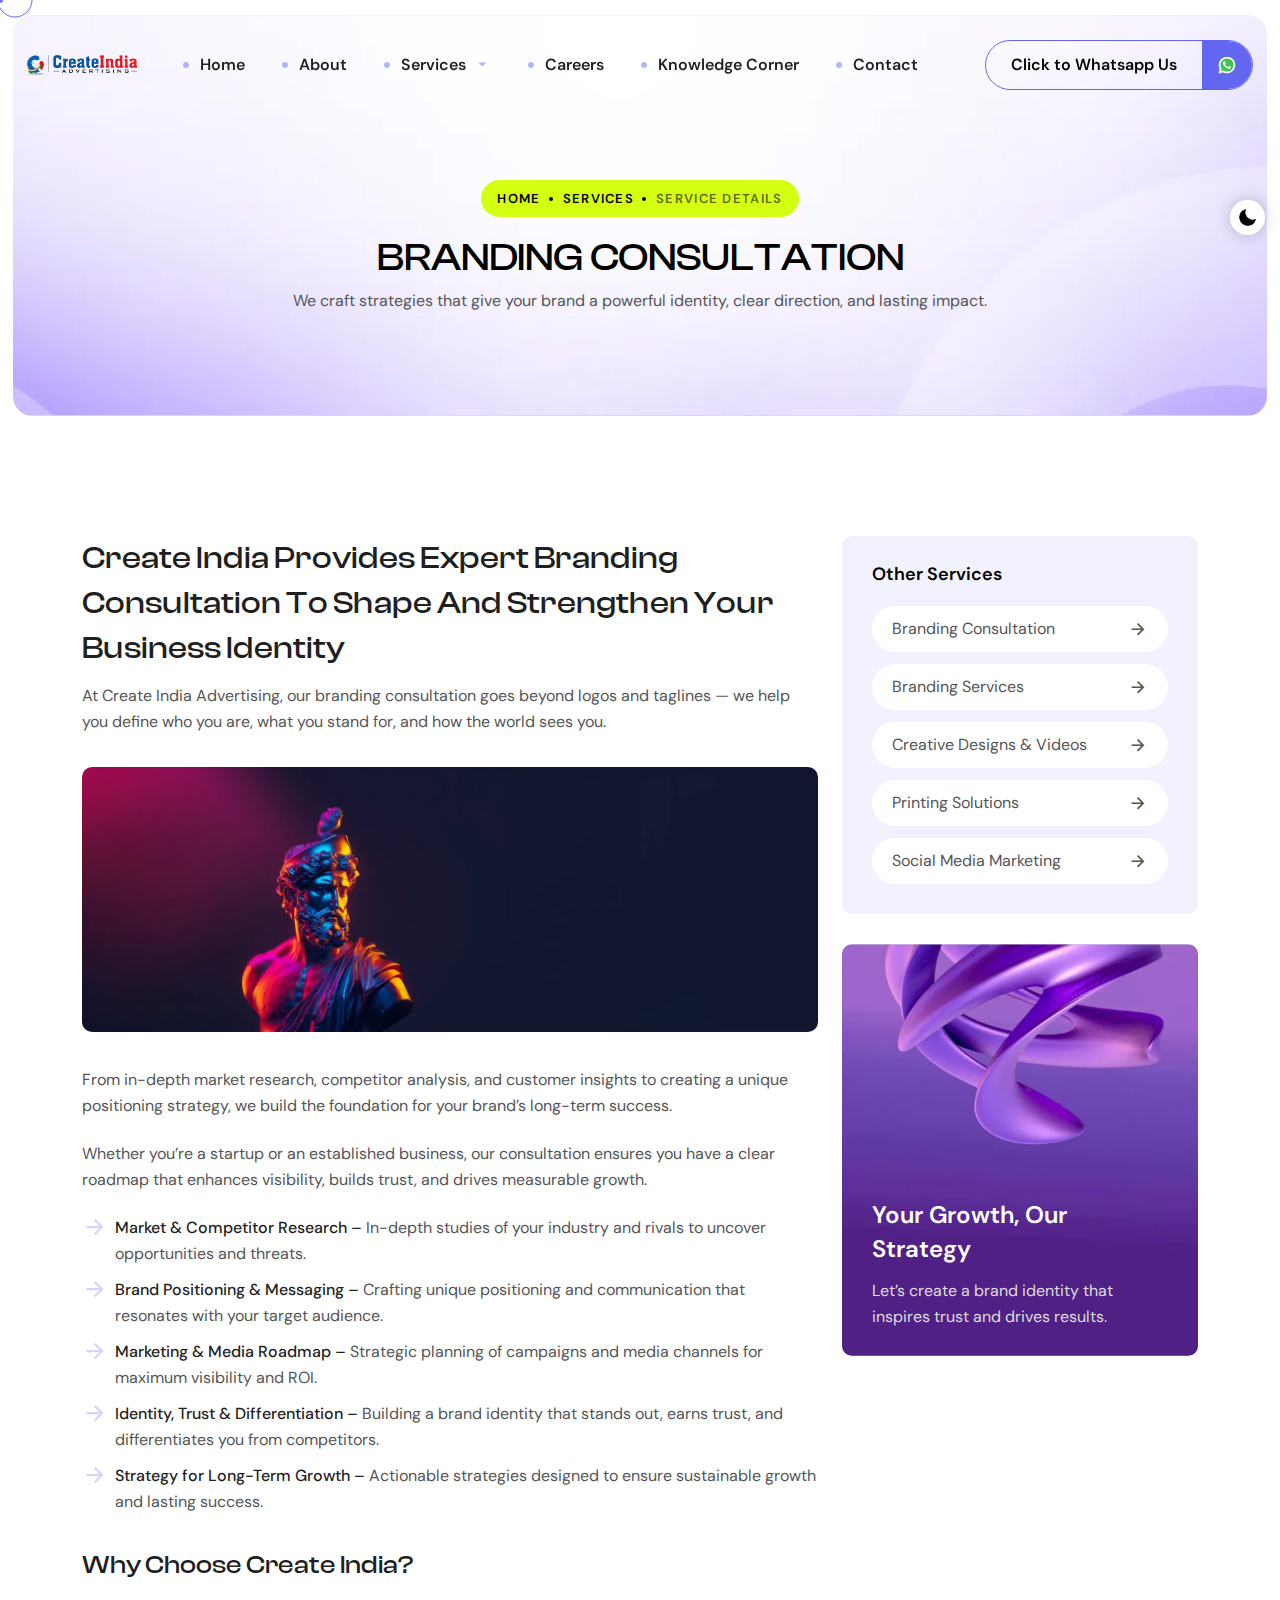
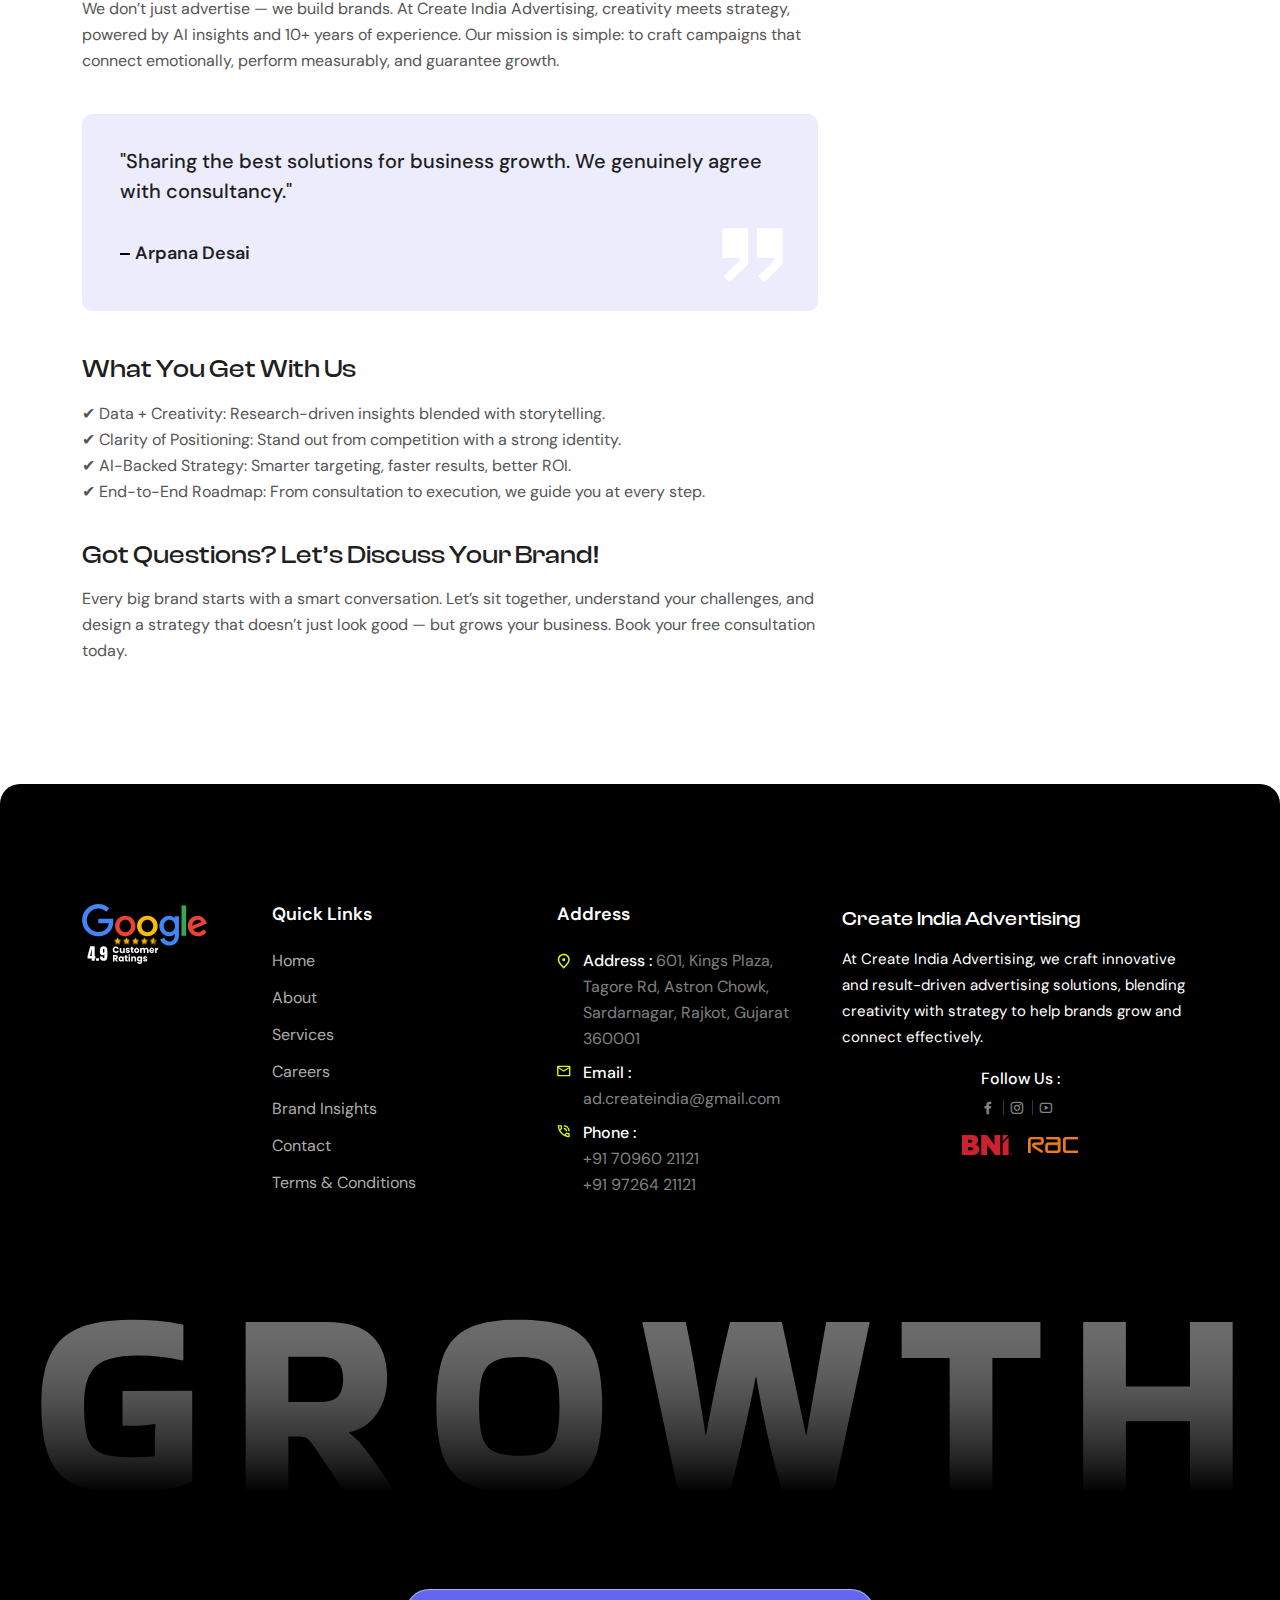
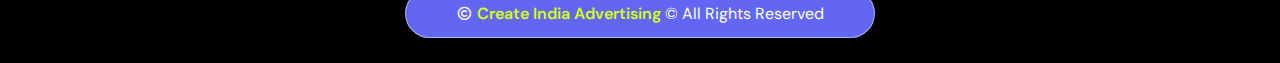
<file: brandingconsultation.html>
<!DOCTYPE html>
<html lang="zxx">

<head>
  <!-- Required meta tags -->
  <meta charset="utf-8" />
  <meta name="viewport" content="width=device-width, initial-scale=1" />

  <!-- Primary Meta Tags -->
  <title>
    Branding Consultation | Create India Advertising - Expert Brand Strategy
    in Rajkot
  </title>
  <meta name="title" content="Branding Consultation | Create India Advertising - Expert Brand Strategy in Rajkot" />
  <meta name="description"
    content="Create India Advertising offers expert branding consultation in Rajkot. We align your brand with customer expectations, forecast future trends, and craft strategies that ignite business growth." />

  <!-- Keywords -->
  <meta name="keywords"
    content="branding consultation Rajkot, brand strategy Rajkot, Create India Advertising, brand identity services Rajkot, advertising agency Rajkot, business branding Gujarat, brand consultation services" />

  <!-- Author -->
  <meta name="author" content="Create India Advertising" />

  <!-- Canonical -->
  <link rel="canonical" href="https://thecreateindia.com/services/brandingconsultation.html" />

  <!-- Open Graph / Facebook -->
  <meta property="og:type" content="website" />
  <meta property="og:url" content="https://thecreateindia.com/services/brandingconsultation.html" />
  <meta property="og:title"
    content="Branding Consultation | Create India Advertising - Expert Brand Strategy in Rajkot" />
  <meta property="og:description"
    content="Expert branding consultation services in Rajkot by Create India Advertising. Helping businesses define brand identity, forecast trends & grow strategically." />
  <meta property="og:image" content="https://thecreateindia.com/assets/img/favicon.webp" />

  <!-- Contact Info for SEO -->
  <meta name="contact" content="ad.createindia@gmail.com, +91 70960 21121, +91 97264 21121" />
  <meta name="address" content="601, Kings Plaza, Tagore Rd, Astron Chowk, Sardarnagar, Rajkot, Gujarat 360001" />

  <!-- Social Profiles -->
  <meta property="og:see_also" content="https://www.facebook.com/CreateIndiaAdvertising/" />
  <meta property="og:see_also" content="https://www.instagram.com/create_india_advertising/" />
  <meta property="og:see_also" content="https://www.youtube.com/@CreateIndiaAdvertising" />

  <!-- Link of CSS files -->
  <link rel="stylesheet" href="assets/css/bootstrap.min.css" />
  <link rel="stylesheet" href="assets/css/swiper-bundle.min.css" />
  <link rel="stylesheet" href="assets/css/scrollcue.min.css" />
  <link rel="stylesheet" href="assets/css/remixicon.css" />
  <link rel="stylesheet" href="assets/css/header.css" />
  <link rel="stylesheet" href="assets/css/style.css" />
  <link rel="stylesheet" href="assets/css/footer.css" />
  <link rel="stylesheet" href="assets/css/responsive.css" />
  <link rel="stylesheet" href="assets/css/dark-theme.css" />

  <!-- Favicon -->
  <link rel="icon" type="image/png" href="assets/img/favicon.webp" />
</head>

<body>
  <!--  Preloader Start -->
  <div class="preloader-area" id="preloader">
    <div class="spinner">
      <div></div>
      <div></div>
      <div></div>
      <div></div>
      <div></div>
    </div>
  </div>
  <!--  Preloader End -->

  <!-- Theme Switcher Start -->
  <div class="switch-theme-mode">
    <label id="switch" class="switch">
      <input type="checkbox" onchange="toggleTheme()" id="slider" />
      <span class="slider round"></span>
    </label>
  </div>
  <!-- Theme Switcher End -->

  <!-- Custom Cursor -->
  <div class="cursor"><span class="cursor-text"></span></div>
  <div class="cursor-inner"></div>

  <div id="smooth-wrapper">
    <div id="smooth-content">
      <!-- Navbar Start -->
      <div class="navbar-area style-two position-relative" id="navbar">
        <div class="container-fluid">
          <div class="navbar-wrapper d-flex justify-content-between align-items-center">
            <!-- Logo -->
            <a href="index.html" class="navbar-brand">
              <img src="assets/img/logo.webp" alt="Logo" class="logo-light" width="150" />
              <img src="assets/img/logo-white.webp" alt="Logo" class="logo-dark" width="150" />
            </a>

            <!-- Menu -->
            <div class="menu-area mx-auto">
              <div class="overlay"></div>
              <nav class="menu">
                <div class="menu-mobile-header">
                  <button type="button" class="menu-mobile-arrow bg-transparent border-0">
                    <i class="ri-arrow-left-s-line"></i>
                  </button>
                  <div class="menu-mobile-title"></div>
                  <button type="button" class="menu-mobile-close bg-transparent border-0">
                    <i class="ri-close-line"></i>
                  </button>
                </div>
                <ul class="menu-section p-0 mb-0 lh-1">
                  <li><a href="index.html">Home</a></li>
                  <li><a href="about-us.html">About</a></li>
                  <li class="menu-item-has-children">
                    <a href="services.html">Services <i class="ri-arrow-down-s-fill"></i></a>
                    <ul class="menu-subs menu-column-1">
                      <li>
                        <a href="brandingservices.html">Branding Services</a>
                      </li>
                      <li>
                        <a href="socialmediamarketing.html">Social Media Marketing</a>
                      </li>
                      <li>
                        <a href="brandingconsultation.html">Branding Consultation</a>
                      </li>
                      <li>
                        <a href="printsolution.html">Printing Solutions</a>
                      </li>
                      <li>
                        <a href="creatives.html">Creative Designs & Videos</a>
                      </li>
                    </ul>
                  </li>

                  <li><a href="careers.html">Careers</a></li>
                  <li><a href="insights.html">Knowledge Corner</a></li>
                  <li><a href="contact.html">Contact</a></li>
                </ul>
              </nav>
            </div>

            <!-- Right Side Options -->
            <div class="other-options d-flex flex-wrap align-items-center justify-content-end">
              <div class="option-item">
                <div class="d-flex flex-wrap align-items-center">
                  <!-- Mobile WhatsApp Button -->
                  <div class="mobile-options position-relative d-lg-none me-3">
                    <button class="dropdown-toggle text-center bg-transparent border-0 p-0 transition" type="button"
                      data-bs-toggle="dropdown" aria-expanded="true">
                      <i class="ri-more-fill"></i>
                    </button>
                    <div class="dropdown-menu dropdown-menu-centered mobile-option-list top-1 border-0"
                      data-bs-popper="static">
                      <a href="https://wa.me/917096021121?text=I%20went%20through%20your%20website%20and%20would%20love%20to%20understand%20more%20about%20your%20branding%20solutions." target="_blank"
                        class="btn style-three fw-semibold position-relative round-oval">
                        Click to Whatsapp Us
                        <span
                          class="position-absolute top-0 end-0 h-100 d-flex flex-column align-items-center justify-content-center">
                          <img src="assets/img/icons/whatsapp.svg" alt="WhatsApp Icon" style="
                                width: 20px;
                                height: 20px;
                                object-fit: contain;
                              " />
                        </span>
                      </a>
                    </div>
                  </div>
                </div>
              </div>

              <!-- Desktop WhatsApp Button -->
              <div class="option-item d-lg-block d-none">
                <a href="https://wa.me/917096021121?text=I%20went%20through%20your%20website%20and%20would%20love%20to%20understand%20more%20about%20your%20branding%20solutions." target="_blank"
                  class="btn style-three fw-semibold position-relative round-oval">
                  Click to Whatsapp Us
                  <span
                    class="position-absolute top-0 end-0 h-100 d-flex flex-column align-items-center justify-content-center">
                    <img src="assets/img/icons/whatsapp.svg" alt="WhatsApp Icon"
                      style="width: 20px; height: 20px; object-fit: contain" />
                  </span>
                </a>
              </div>

              <!-- Mobile Menu Trigger -->
              <div class="option-item d-lg-none">
                <button type="button" class="menu-mobile-trigger">
                  <span></span>
                  <span></span>
                  <span></span>
                  <span></span>
                </button>
              </div>
            </div>
          </div>
        </div>
      </div>
      <!-- Navbar End -->

      <!-- Breadcrumb Start -->
      <div class="breadcrumb-area bg-f round-20 position-relative z-1">
        <div class="container text-center">
          <ul class="br-menu text-center bg_secondary d-inline-block list-unstyled mb-15">
            <li class="position-relative fs-13 fw-semibold ls-1 d-inline-block">
              <a href="index.html">HOME</a>
            </li>
            <li class="position-relative fs-13 fw-semibold ls-1 d-inline-block">
              <a href="index.html">SERVICES</a>
            </li>
            <li class="position-relative fs-13 fw-semibold ls-1 d-inline-block">
              SERVICE DETAILS
            </li>
          </ul>
          <h2 class="section-title style-one fw-medium font-secondary text-black text-center mb-6">
            BRANDING CONSULTATION
          </h2>
          <p>
            We craft strategies that give your brand a powerful identity, clear direction, and lasting impact.
          </p>
        </div>
      </div>
      <!-- Breadcrumb End -->

      <!-- Service Details Start -->
      <div class="container style-one ptb-130">
        <div class="row">
          <div class="col-xl-8">
            <div class="service-desc">
              <div class="single-para">
                <h1 class="font-secondary fw-medium">
                  Create India Provides Expert Branding Consultation To Shape
                  And Strengthen Your Business Identity
                </h1>
                <p>
                  At Create India Advertising, our branding consultation goes beyond logos and taglines — we help you define who you are, what you stand for, and how the world sees you.
                </p>
              </div>
              <div class="service-img round-10 mb-35">
                <img src="assets/img/services/brandingconsultancy.webp" alt="Branding Consultation" class="round-10" />
              </div>
              <div class="single-para">
                <p>
                  From in-depth market research, competitor analysis, and customer insights to creating a unique positioning strategy, we build the foundation for your brand’s long-term success.
                </p>
                <p>
                  Whether you’re a startup or an established business, our consultation ensures you have a clear roadmap that enhances visibility, builds trust, and drives measurable growth.
                </p>


               <ul class="feature-list style-one list-unstyled">
                <ul class="feature-list style-one list-unstyled">
                <li class="position-relative">
                  <i class="ri-arrow-right-line"></i>
                  <span class="fw-medium text-title">Market & Competitor Research –</span>
                  In-depth studies of your industry and rivals to uncover opportunities and threats. 
                </li>
                <li class="position-relative">
                  <i class="ri-arrow-right-line"></i>
                  <span class="fw-medium text-title">Brand Positioning & Messaging –</span>
                  Crafting unique positioning and communication that resonates with your target audience. 
                </li>
                <li class="position-relative">
                  <i class="ri-arrow-right-line"></i>
                  <span class="fw-medium text-title">Marketing & Media Roadmap –</span>
                  Strategic planning of campaigns and media channels for maximum visibility and ROI. 
                </li>
                <li class="position-relative">
                  <i class="ri-arrow-right-line"></i>
                  <span class="fw-medium text-title">Identity, Trust & Differentiation –</span>
                  Building a brand identity that stands out, earns trust, and differentiates you from competitors. 
                </li>
                <li class="position-relative">
                  <i class="ri-arrow-right-line"></i>
                  <span class="fw-medium text-title">Strategy for Long-Term Growth –</span>
                  Actionable strategies designed to ensure sustainable growth and lasting success. 
                </li>
              </ul>




              </div>
              <div class="single-para">
                <h4 class="font-secondary fw-medium">
                  Why Choose Create India?
                </h4>
                <p>
                  We don’t just advertise — we build brands. At Create India Advertising, creativity meets strategy, powered by AI insights and 10+ years of experience. Our mission is simple: to craft campaigns that connect emotionally, perform measurably, and guarantee growth.
                </p>
              </div>
              <div class="wp-blockquote round-10">
                <p class="text-title fw-medium">
                  "Sharing the best solutions for business growth. We genuinely agree with consultancy."
                </p>
                <div class="d-flex flex-wrap align-items-center justify-content-between">
                  <div class="client-info">
                    <h5 class="fs-18 fw-semibold mb-1">
                      Arpana Desai
                    </h5>
                  </div>
                  <img src="assets/img/icons/quote-white-large.svg" alt="Quote" />
                </div>
              </div>
              <div class="single-para">
                <h4 class="font-secondary fw-medium">What You Get With Us</h4>
                <p>
                  ✔ Data + Creativity: Research-driven insights blended with storytelling.<br>
                  ✔ Clarity of Positioning: Stand out from competition with a strong identity.<br>
                  ✔ AI-Backed Strategy: Smarter targeting, faster results, better ROI.<br>
                  ✔ End-to-End Roadmap: From consultation to execution, we guide you at every step.
                </p>
              </div>
              <div class="single-para">
                <h4 class="font-secondary fw-medium">
                  Got Questions? Let’s Discuss Your Brand!
                </h4>
                <p>
                  Every big brand starts with a smart conversation. Let’s sit together, understand your challenges, and design a strategy that doesn’t just look good — but grows your business. Book your free consultation today.
                </p>
              </div>
            </div>
          </div>
          <div class="col-xl-4 ps-xxl-5">
            <div class="sidebar mt-lg-50">
              <div class="sidebar-widget round-10">
                <h3 class="sidebar-widget-title fs-18 fw-semibold text-black mb-20">
                  Other Services
                </h3>
                <ul class="service-category-list list-unstyled mb-0">
                  <li>
                    <a href="brandingconsultation.html">Branding Consultation
                      <i class="ri-arrow-right-line"></i></a>
                  </li>
                  <li>
                    <a href="brandingservices.html">Branding Services <i class="ri-arrow-right-line"></i></a>
                  </li>
                  <li>
                    <a href="creatives.html">Creative Designs & Videos
                      <i class="ri-arrow-right-line"></i></a>
                  </li>
                  <li>
                    <a href="printsolution.html">Printing Solutions <i class="ri-arrow-right-line"></i></a>
                  </li>
                  <li>
                    <a href="socialmediamarketing.html">Social Media Marketing <i class="ri-arrow-right-line"></i></a>
                  </li>
                </ul>
              </div>
              <div
                class="promo-widget style-one bg-f d-flex flex-column justify-content-end align-items-start round-10">
                <h3 class="fw-semibold text-white">
                  Your Growth, Our Strategy
                </h3>
                <p class="text-offwhite mb-0">
                  Let’s create a brand identity that inspires trust and drives
                  results.
                </p>
              </div>
            </div>
          </div>
        </div>
      </div>
      <!-- Service Details End -->

      <!-- Footer Section Start -->
<footer class="footer-area style-two bg-black position-relative z-1 pt-130">
  <div class="container style-one">
    <div class="row justify-content-center mb-40">
      <div class="col-lg-2 col-md-6">
        <div class="footer-widget mb-30">
          <a href="index.html" class="logo">
            <img src="assets/img/Group 180.svg" alt="Logo" width="125" />
          </a>
        </div>
      </div>

      <div class="col-lg-3 col-md-6">
        <div class="footer-widget mb-30 ps-xxl-5 ms-xxl-1">
          <h3 class="footer-widget-title text-white fs-18 fw-semibold">
            Quick Links
          </h3>
          <ul class="footer-menu list-unstyled mb-0">
            <li><a href="index.html">Home</a></li>
            <li><a href="about-us.html">About</a></li>
            <li><a href="services.html">Services</a></li>
            <li><a href="careers.html">Careers</a></li>
            <li><a href="insights.html">Brand Insights</a></li>
            <li><a href="contact.html">Contact</a></li>
            <li><a href="terms-conditions.html">Terms & Conditions</a></li>
          </ul>
        </div>
      </div>

      <div class="col-lg-3 col-md-6 ps-xxl-0 pe-xxl-5 pe-lg-4">
        <div class="footer-widget mb-30">
          <h3 class="footer-widget-title text-white fs-18 fw-semibold">
            Address
          </h3>
          <ul class="contact-info list-unstyled mb-0">
            <li class="position-relative">
              <img src="assets/img/icons/pin-small.svg" alt="Icon" />
              <span class="text-white fw-medium">Address :</span>
              601, Kings Plaza, Tagore Rd, Astron Chowk, Sardarnagar,
              Rajkot, Gujarat 360001
            </li>
            <li class="position-relative">
              <img src="assets/img/icons/mail-small.svg" alt="Icon" />
              <span class="text-white fw-medium d-block">Email :</span>
              <a href="mailto:ad.createindia@gmail.com">ad.createindia@gmail.com</a>
            </li>
            <li class="position-relative">
              <img src="assets/img/icons/phone-small.svg" alt="Icon" />
              <span class="text-white fw-medium d-block">Phone :</span>
              <a href="tel:+917096021121">+91 70960 21121</a><br />
              <a href="tel:+919726421121">+91 97264 21121</a>
            </li>
          </ul>
        </div>
      </div>

      <div class="col-lg-4 col-md-6 ps-xxl-4 pe-xxl-1">
        <div class="footer-widget mb-30">
          <h3 class="text-white fs-20 font-secondary fw-medium mb-12">
            Create India Advertising
          </h3>
          <p class="text-white fs-15">
            At Create India Advertising, we craft innovative and
            result-driven advertising solutions, blending creativity
            with strategy to help brands grow and connect effectively.
          </p>
          <div class="post-share d-flex flex-wrap align-items-center justify-content-center flex-column">
            <span class="text-white fw-medium mb-2">Follow Us :</span>
            <ul class="social-profile style-one list-unstyled mb-3 d-flex">
              <li>
                <a href="https://www.facebook.com/CreateIndiaAdvertising/" target="_blank"
                  class="d-flex flex-column align-items-center justify-content-center rounded-circle"><i
                    class="ri-facebook-fill"></i></a>
              </li>
              <li>
                <a href="https://www.instagram.com/create_india_advertising/" target="_blank"
                  class="d-flex flex-column align-items-center justify-content-center rounded-circle"><i
                    class="ri-instagram-line"></i></a>
              </li>
              <li>
                <a href="https://www.youtube.com/@CreateIndiaAdvertising" target="_blank"
                  class="d-flex flex-column align-items-center justify-content-center rounded-circle">
                  <i class="ri-youtube-line"></i>
                </a>
              </li>
            </ul>

            <!-- BNI & RAC Logos Centered After Social -->
            <div class="d-flex align-items-center justify-content-center gap-3">
              <a href="index.html" class="logo"><img src="assets/img/Awards/BNI.png" alt="BNI Logo" width="50" /></a>
              <a href="index.html" class="logo"><img src="assets/img/Awards/RAC.png" alt="RAC Logo" width="50" /></a>
            </div>
          </div>
        </div>
      </div>
    </div>
  </div>

  <div class="footer-bottom position-relative overflow-hidden z-1">
    <div class="container-fluid position-relative pb-130">
      <img src="assets/img/footertext.svg" alt="Logo" />
      <p
        class="copyright-text position-absolute bg_primary round-oval d-inline-block text-white text-center mb-0">
        <i class="ri-copyright-line"></i>
        <span class="text_secondary fw-semibold">Create India Advertising</span>
        © All Rights Reserved
      </p>
    </div>
  </div>
</footer>
<!-- Footer End -->


    </div>
  </div>
  <!-- Back to Top -->
  <div id="progress-wrap" class="progress-wrap style-one">
    <svg class="progress-circle svg-content" width="100%" height="100%" viewBox="-1 -1 102 102">
      <path id="progress-path" d="M50,1 a49,49 0 0,1 0,98 a49,49 0 0,1 0,-98" />
    </svg>
  </div>

  <!-- Link of JS files -->

  <script src="assets/js/bootstrap.bundle.min.js"></script>
  <script src="assets/js/megamenu.js"></script>
  <script src="assets/js/swiper-bundle.min.js"></script>
  <script src="assets/js/fslightbox.js"></script>
  <script src="assets/js/gsap.min.js"></script>
  <script src="assets/js/scrollTrigger.min.js"></script>
  <script src="assets/js/lenis.min.js"></script>
  <script src="assets/js/scrollToPlugin.js"></script>
  <script src="assets/js/SplitText.min.js"></script>
  <script src="assets/js/customEase.js"></script>
  <script src="assets/js/scrollcue.min.js"></script>
  <script src="assets/js/main.js"></script>
</body>

</html>
</file>
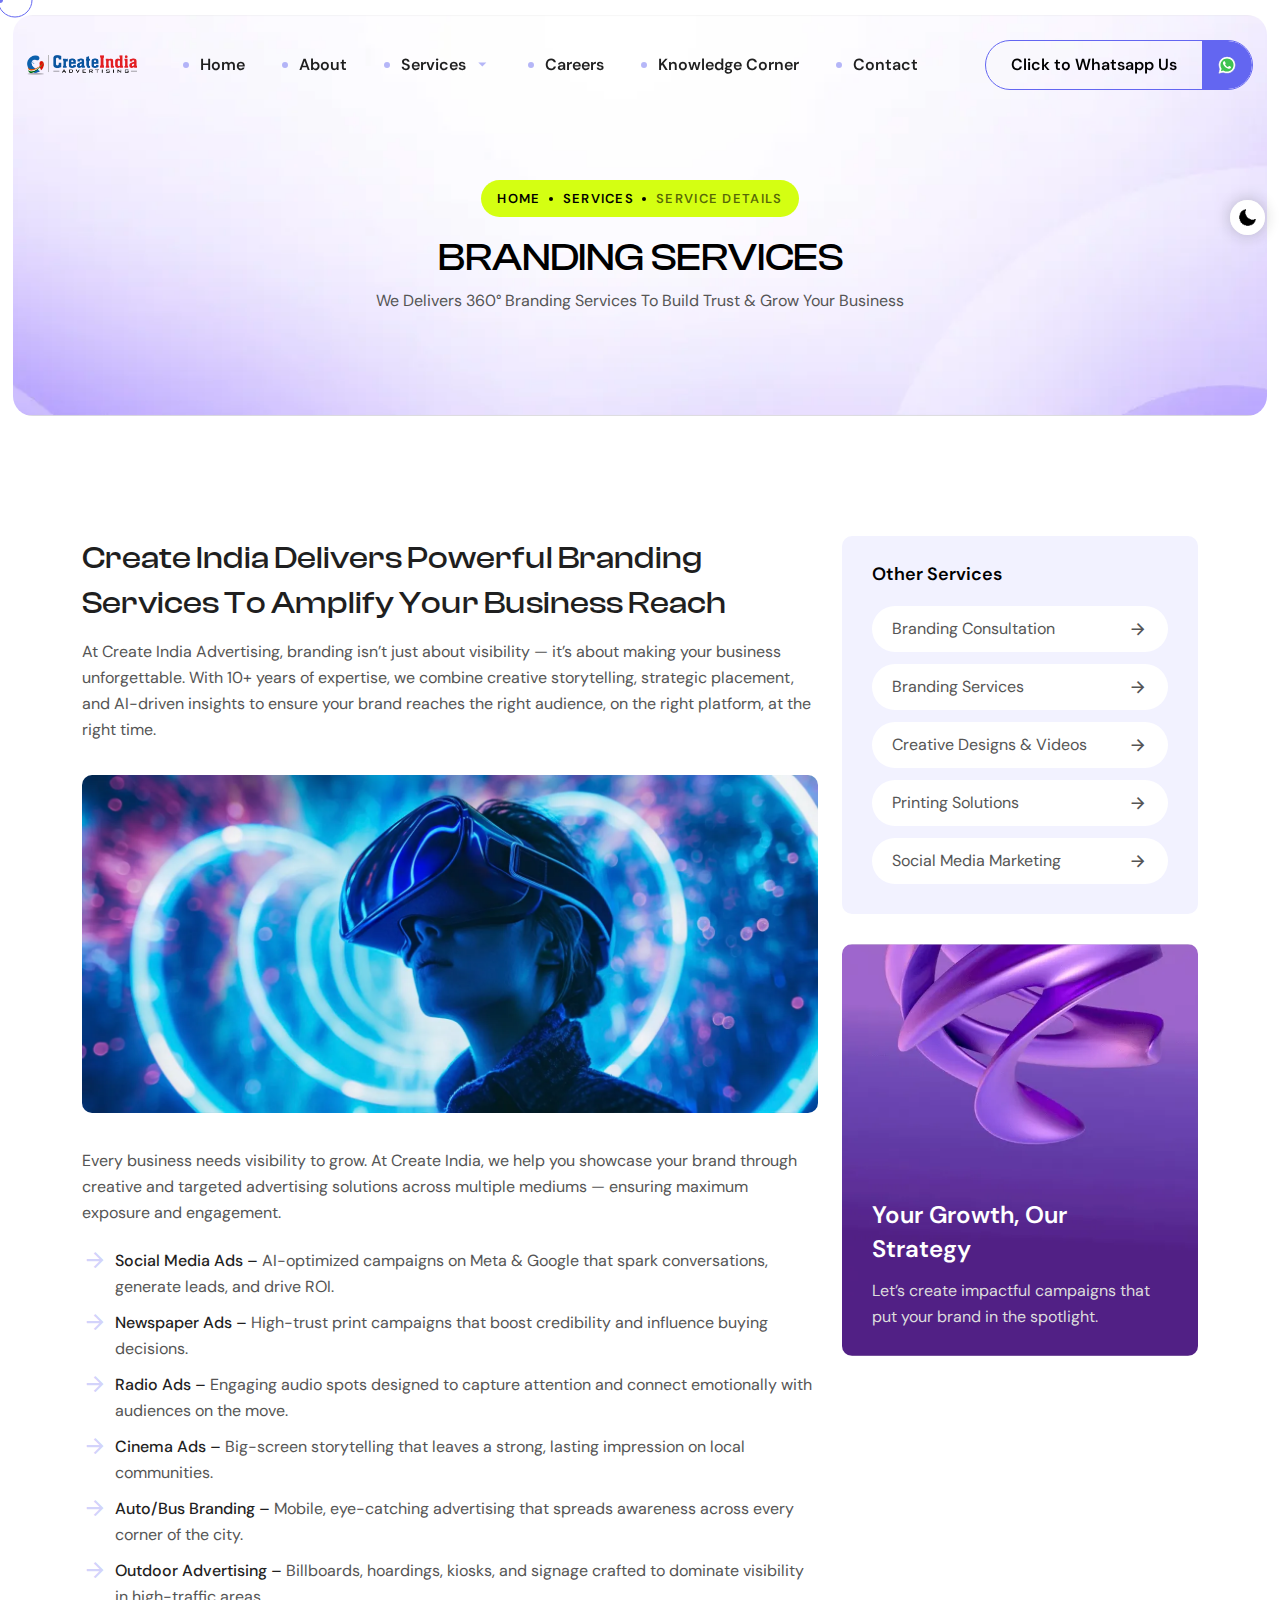
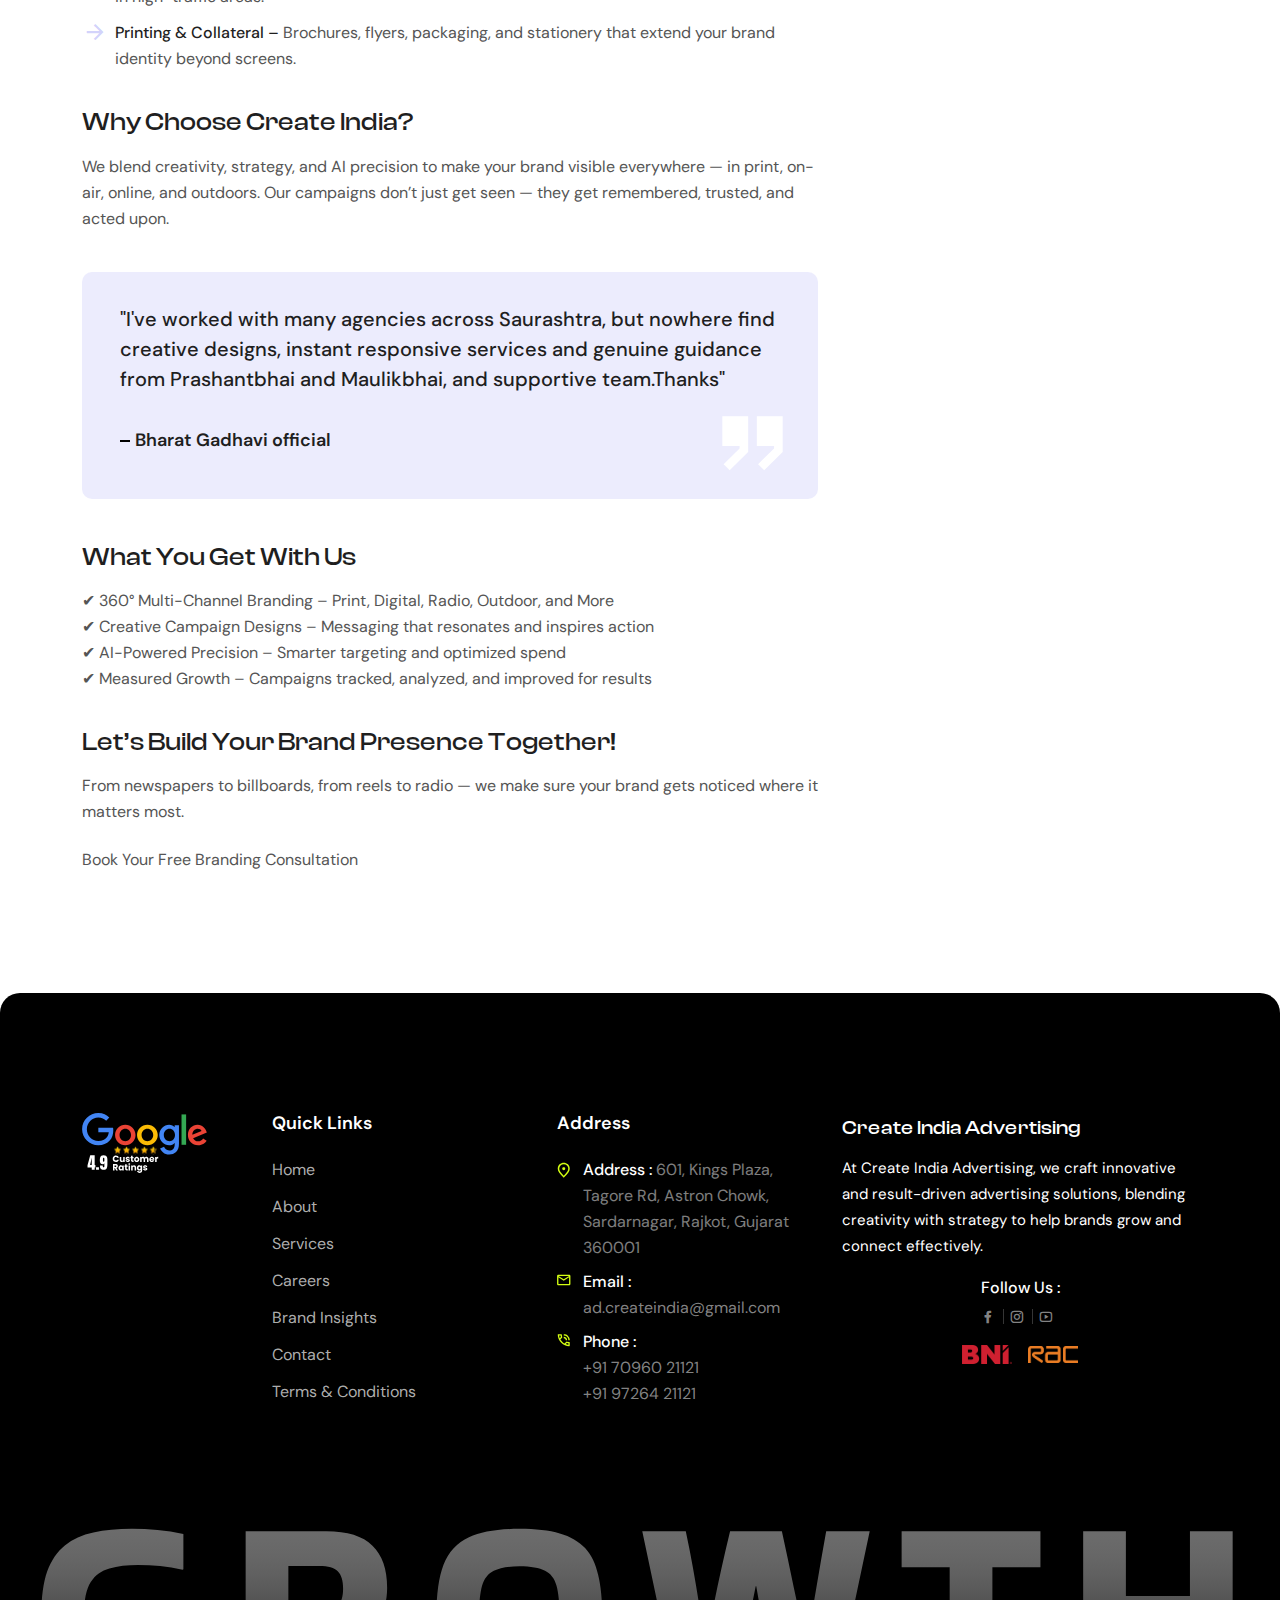
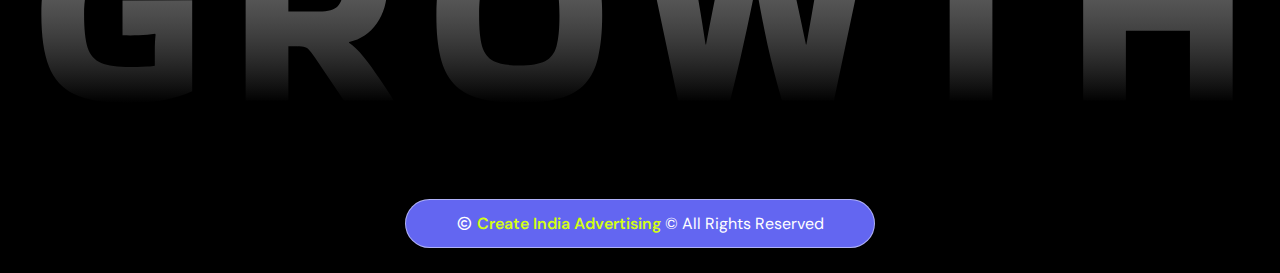
<file: brandingservices.html>
<!DOCTYPE html>
<html lang="zxx">

<head>
  <!-- Required meta tags -->
  <meta charset="utf-8" />
  <meta name="viewport" content="width=device-width, initial-scale=1" />

  <!-- Primary Meta Tags -->
  <title>
    Branding Services | Create India Advertising - Brand Identity & Strategy
    in Rajkot
  </title>
  <meta name="title" content="Branding Services | Create India Advertising - Brand Identity & Strategy in Rajkot" />
  <meta name="description"
    content="Create India Advertising provides complete branding services in Rajkot including brand identity, consultation, strategy, designing, and printing to help your business stand out and grow." />

  <!-- Keywords -->
  <meta name="keywords"
    content="branding services Rajkot, brand identity Rajkot, brand strategy Rajkot, Create India Advertising, advertising agency Rajkot, business branding Gujarat, brand development services" />

  <!-- Author -->
  <meta name="author" content="Create India Advertising" />

  <!-- Canonical -->
  <link rel="canonical" href="https://thecreateindia.com/services/brandingservices.html" />

  <!-- Open Graph / Facebook -->
  <meta property="og:type" content="website" />
  <meta property="og:url" content="https://thecreateindia.com/services/brandingservices.html" />
  <meta property="og:title"
    content="Branding Services | Create India Advertising - Brand Identity & Strategy in Rajkot" />
  <meta property="og:description"
    content="Complete branding services in Rajkot by Create India Advertising. From consultation to brand identity design and strategy, we help your business grow." />
  <meta property="og:image" content="https://thecreateindia.com/assets/img/favicon.webp" />

  <!-- Contact Info for SEO -->
  <meta name="contact" content="ad.createindia@gmail.com, +91 70960 21121, +91 97264 21121" />
  <meta name="address" content="601, Kings Plaza, Tagore Rd, Astron Chowk, Sardarnagar, Rajkot, Gujarat 360001" />

  <!-- Social Profiles -->
  <meta property="og:see_also" content="https://www.facebook.com/CreateIndiaAdvertising/" />
  <meta property="og:see_also" content="https://www.instagram.com/create_india_advertising/" />
  <meta property="og:see_also" content="https://www.youtube.com/@CreateIndiaAdvertising" />

  <!-- Link of CSS files -->
  <link rel="stylesheet" href="assets/css/bootstrap.min.css" />
  <link rel="stylesheet" href="assets/css/swiper-bundle.min.css" />
  <link rel="stylesheet" href="assets/css/scrollcue.min.css" />
  <link rel="stylesheet" href="assets/css/remixicon.css" />
  <link rel="stylesheet" href="assets/css/header.css" />
  <link rel="stylesheet" href="assets/css/style.css" />
  <link rel="stylesheet" href="assets/css/footer.css" />
  <link rel="stylesheet" href="assets/css/responsive.css" />
  <link rel="stylesheet" href="assets/css/dark-theme.css" />

  <!-- Favicon -->
  <link rel="icon" type="image/png" href="assets/img/favicon.webp" />
</head>

<body>
  <!--  Preloader Start -->
  <div class="preloader-area" id="preloader">
    <div class="spinner">
      <div></div>
      <div></div>
      <div></div>
      <div></div>
      <div></div>
    </div>
  </div>
  <!--  Preloader End -->

  <!-- Theme Switcher Start -->
  <div class="switch-theme-mode">
    <label id="switch" class="switch">
      <input type="checkbox" onchange="toggleTheme()" id="slider" />
      <span class="slider round"></span>
    </label>
  </div>
  <!-- Theme Switcher End -->

  <!-- Custom Cursor -->
  <div class="cursor"><span class="cursor-text"></span></div>
  <div class="cursor-inner"></div>

  <div id="smooth-wrapper">
    <div id="smooth-content">
      <!-- Navbar Start -->
      <div class="navbar-area style-two position-relative" id="navbar">
        <div class="container-fluid">
          <div class="navbar-wrapper d-flex justify-content-between align-items-center">
            <!-- Logo -->
            <a href="index.html" class="navbar-brand">
              <img src="assets/img/logo.webp" alt="Logo" class="logo-light" width="150" />
              <img src="assets/img/logo-white.webp" alt="Logo" class="logo-dark" width="150" />
            </a>

            <!-- Menu -->
            <div class="menu-area mx-auto">
              <div class="overlay"></div>
              <nav class="menu">
                <div class="menu-mobile-header">
                  <button type="button" class="menu-mobile-arrow bg-transparent border-0">
                    <i class="ri-arrow-left-s-line"></i>
                  </button>
                  <div class="menu-mobile-title"></div>
                  <button type="button" class="menu-mobile-close bg-transparent border-0">
                    <i class="ri-close-line"></i>
                  </button>
                </div>
                <ul class="menu-section p-0 mb-0 lh-1">
                  <li><a href="index.html">Home</a></li>
                  <li><a href="about-us.html">About</a></li>
                  <li class="menu-item-has-children">
                    <a href="services.html">Services <i class="ri-arrow-down-s-fill"></i></a>
                    <ul class="menu-subs menu-column-1">
                      <li>
                        <a href="brandingservices.html">Branding Services</a>
                      </li>
                      <li>
                        <a href="socialmediamarketing.html">Social Media Marketing</a>
                      </li>
                      <li>
                        <a href="brandingconsultation.html">Branding Consultation</a>
                      </li>
                      <li>
                        <a href="printsolution.html">Printing Solutions</a>
                      </li>
                      <li>
                        <a href="creatives.html">Creative Designs & Videos</a>
                      </li>
                    </ul>
                  </li>

                  <li><a href="careers.html">Careers</a></li>
                  <li><a href="insights.html">Knowledge Corner</a></li>
                  <li><a href="contact.html">Contact</a></li>
                </ul>
              </nav>
            </div>

            <!-- Right Side Options -->
            <div class="other-options d-flex flex-wrap align-items-center justify-content-end">
              <div class="option-item">
                <div class="d-flex flex-wrap align-items-center">
                  <!-- Mobile WhatsApp Button -->
                  <div class="mobile-options position-relative d-lg-none me-3">
                    <button class="dropdown-toggle text-center bg-transparent border-0 p-0 transition" type="button"
                      data-bs-toggle="dropdown" aria-expanded="true">
                      <i class="ri-more-fill"></i>
                    </button>
                    <div class="dropdown-menu dropdown-menu-centered mobile-option-list top-1 border-0"
                      data-bs-popper="static">
                      <a href="https://wa.me/917096021121?text=I%20went%20through%20your%20website%20and%20would%20love%20to%20understand%20more%20about%20your%20branding%20solutions." target="_blank"
                        class="btn style-three fw-semibold position-relative round-oval">
                        Click to Whatsapp Us
                        <span
                          class="position-absolute top-0 end-0 h-100 d-flex flex-column align-items-center justify-content-center">
                          <img src="assets/img/icons/whatsapp.svg" alt="WhatsApp Icon" style="
                                width: 20px;
                                height: 20px;
                                object-fit: contain;
                              " />
                        </span>
                      </a>
                    </div>
                  </div>
                </div>
              </div>

              <!-- Desktop WhatsApp Button -->
              <div class="option-item d-lg-block d-none">
                <a href="https://wa.me/917096021121?text=I%20went%20through%20your%20website%20and%20would%20love%20to%20understand%20more%20about%20your%20branding%20solutions." target="_blank"
                  class="btn style-three fw-semibold position-relative round-oval">
                  Click to Whatsapp Us
                  <span
                    class="position-absolute top-0 end-0 h-100 d-flex flex-column align-items-center justify-content-center">
                    <img src="assets/img/icons/whatsapp.svg" alt="WhatsApp Icon"
                      style="width: 20px; height: 20px; object-fit: contain" />
                  </span>
                </a>
              </div>

              <!-- Mobile Menu Trigger -->
              <div class="option-item d-lg-none">
                <button type="button" class="menu-mobile-trigger">
                  <span></span>
                  <span></span>
                  <span></span>
                  <span></span>
                </button>
              </div>
            </div>
          </div>
        </div>
      </div>
      <!-- Navbar End -->

      <!-- Breadcrumb Start -->
      <div class="breadcrumb-area bg-f round-20 position-relative z-1">
        <div class="container text-center">
          <ul class="br-menu text-center bg_secondary d-inline-block list-unstyled mb-15">
            <li class="position-relative fs-13 fw-semibold ls-1 d-inline-block">
              <a href="index.html">HOME</a>
            </li>
            <li class="position-relative fs-13 fw-semibold ls-1 d-inline-block">
              <a href="index.html">SERVICES</a>
            </li>
            <li class="position-relative fs-13 fw-semibold ls-1 d-inline-block">
              SERVICE DETAILS
            </li>
          </ul>
          <h2 class="section-title style-one fw-medium font-secondary text-black text-center mb-6">
            BRANDING SERVICES
          </h2>
          <p>
            We Delivers 360° Branding Services To Build Trust & Grow Your Business
          </p>
        </div>
      </div>
      <!-- Breadcrumb End -->

      <!-- Service Details Start -->
      <div class="container style-one ptb-130">
        <div class="row">
          <div class="col-xl-8">
            <div class="service-desc">
              <div class="single-para">
                <h1 class="font-secondary fw-medium">
                  Create India Delivers Powerful Branding Services To Amplify
                  Your Business Reach
                </h1>
                <p>
                  At Create India Advertising, branding isn’t just about visibility — it’s about making your business unforgettable. With 10+ years of expertise, we combine creative storytelling, strategic placement, and AI-driven insights to ensure your brand reaches the right audience, on the right platform, at the right time.
                </p>
              </div>
              <div class="service-img round-10 mb-35">
                <img src="assets/img/services/brandingservices.webp" alt="Branding Services" class="round-10" />
              </div>
              <div class="single-para">
                <p>
                  Every business needs visibility to grow. At Create India, we
                  help you showcase your brand through creative and targeted
                  advertising solutions across multiple mediums — ensuring
                  maximum exposure and engagement.
                </p>

                <ul class="feature-list style-one list-unstyled">
                  <li class="position-relative">
                    <i class="ri-arrow-right-line"></i><span class="fw-medium text-title">Social Media Ads –</span>
                    AI-optimized campaigns on Meta & Google that spark conversations, generate leads, and drive ROI.
                  </li>
                  <li class="position-relative">
                    <i class="ri-arrow-right-line"></i><span class="fw-medium text-title">Newspaper Ads –</span>
                    High-trust print campaigns that boost credibility and influence buying decisions.
                  </li>
                  <li class="position-relative">
                    <i class="ri-arrow-right-line"></i><span class="fw-medium text-title">Radio Ads –</span>
                    Engaging audio spots designed to capture attention and connect emotionally with audiences on the move.
                  </li>
                  <li class="position-relative">
                    <i class="ri-arrow-right-line"></i><span class="fw-medium text-title">Cinema Ads –</span>
                    Big-screen storytelling that leaves a strong, lasting impression on local communities.
                  </li>
                  <li class="position-relative">
                    <i class="ri-arrow-right-line"></i><span class="fw-medium text-title">Auto/Bus Branding –</span>
                    Mobile, eye-catching advertising that spreads awareness across every corner of the city.
                  </li>
                  <li class="position-relative">
                    <i class="ri-arrow-right-line"></i><span class="fw-medium text-title">Outdoor Advertising –</span>
                    Billboards, hoardings, kiosks, and signage crafted to dominate visibility in high-traffic areas.
                  </li>
                  <li class="position-relative">
                    <i class="ri-arrow-right-line"></i><span class="fw-medium text-title">Printing & Collateral –</span>
                    Brochures, flyers, packaging, and stationery that extend your brand identity beyond screens.
                  </li>
                </ul>


              </div>
              <div class="single-para">
                <h4 class="font-secondary fw-medium">
                  Why Choose Create India?
                </h4>
                <p>
                  We blend creativity, strategy, and AI precision to make your brand visible everywhere — in print, on-air, online, and outdoors. Our campaigns don’t just get seen — they get remembered, trusted, and acted upon.
                </p>
              </div>
              <div class="wp-blockquote round-10">
                <p class="text-title fw-medium">
                  "I've worked with many agencies across Saurashtra, but nowhere find creative designs, instant responsive services and genuine guidance from Prashantbhai and Maulikbhai, and supportive team.Thanks"
                </p>
                <div class="d-flex flex-wrap align-items-center justify-content-between">
                  <div class="client-info">
                    <h5 class="fs-18 fw-semibold mb-1">Bharat Gadhavi official</h5>
                    
                  </div>
                  <img src="assets/img/icons/quote-white-large.svg" alt="Quote" />
                </div>
              </div>
              <div class="single-para">
              <h4 class="font-secondary fw-medium">What You Get With Us</h4>
              <p>
                ✔ 360° Multi-Channel Branding – Print, Digital, Radio, Outdoor, and More <br>
                ✔ Creative Campaign Designs – Messaging that resonates and inspires action <br>
                ✔ AI-Powered Precision – Smarter targeting and optimized spend <br>
                ✔ Measured Growth – Campaigns tracked, analyzed, and improved for results
              </p>
              </div>

              <div class="single-para">
                <h4 class="font-secondary fw-medium">
                  Let’s Build Your Brand Presence Together!
                </h4>
                <p>
                  From newspapers to billboards, from reels to radio — we make sure your brand gets noticed where it matters most.
                </p>
                    <p>Book Your Free Branding Consultation</p>
                
              </div>
            </div>
          </div>
          <div class="col-xl-4 ps-xxl-5">
            <div class="sidebar mt-lg-50">
              <div class="sidebar-widget round-10">
                <h3 class="sidebar-widget-title fs-18 fw-semibold text-black mb-20">
                  Other Services
                </h3>
                <ul class="service-category-list list-unstyled mb-0">
                  <li>
                    <a href="brandingconsultation.html">Branding Consultation
                      <i class="ri-arrow-right-line"></i></a>
                  </li>
                  <li>
                    <a href="brandingservices.html">Branding Services <i class="ri-arrow-right-line"></i></a>
                  </li>
                  <li>
                    <a href="creatives.html">Creative Designs & Videos
                      <i class="ri-arrow-right-line"></i></a>
                  </li>
                  <li>
                    <a href="printsolution.html">Printing Solutions <i class="ri-arrow-right-line"></i></a>
                  </li>
                  <li>
                    <a href="socialmediamarketing.html">Social Media Marketing <i class="ri-arrow-right-line"></i></a>
                  </li>
                </ul>
              </div>
              <div
                class="promo-widget style-one bg-f d-flex flex-column justify-content-end align-items-start round-10">
                <h3 class="fw-semibold text-white">
                  Your Growth, Our Strategy
                </h3>
                <p class="text-offwhite mb-0">
                  Let’s create impactful campaigns that put your brand in the
                  spotlight.
                </p>
              </div>
            </div>
          </div>
        </div>
      </div>
      <!-- Service Details End -->

      <!-- Footer Section Start -->
<footer class="footer-area style-two bg-black position-relative z-1 pt-130">
  <div class="container style-one">
    <div class="row justify-content-center mb-40">
      <div class="col-lg-2 col-md-6">
        <div class="footer-widget mb-30">
          <a href="index.html" class="logo">
            <img src="assets/img/Group 180.svg" alt="Logo" width="125" />
          </a>
        </div>
      </div>

      <div class="col-lg-3 col-md-6">
        <div class="footer-widget mb-30 ps-xxl-5 ms-xxl-1">
          <h3 class="footer-widget-title text-white fs-18 fw-semibold">
            Quick Links
          </h3>
          <ul class="footer-menu list-unstyled mb-0">
            <li><a href="index.html">Home</a></li>
            <li><a href="about-us.html">About</a></li>
            <li><a href="services.html">Services</a></li>
            <li><a href="careers.html">Careers</a></li>
            <li><a href="insights.html">Brand Insights</a></li>
            <li><a href="contact.html">Contact</a></li>
            <li><a href="terms-conditions.html">Terms & Conditions</a></li>
          </ul>
        </div>
      </div>

      <div class="col-lg-3 col-md-6 ps-xxl-0 pe-xxl-5 pe-lg-4">
        <div class="footer-widget mb-30">
          <h3 class="footer-widget-title text-white fs-18 fw-semibold">
            Address
          </h3>
          <ul class="contact-info list-unstyled mb-0">
            <li class="position-relative">
              <img src="assets/img/icons/pin-small.svg" alt="Icon" />
              <span class="text-white fw-medium">Address :</span>
              601, Kings Plaza, Tagore Rd, Astron Chowk, Sardarnagar,
              Rajkot, Gujarat 360001
            </li>
            <li class="position-relative">
              <img src="assets/img/icons/mail-small.svg" alt="Icon" />
              <span class="text-white fw-medium d-block">Email :</span>
              <a href="mailto:ad.createindia@gmail.com">ad.createindia@gmail.com</a>
            </li>
            <li class="position-relative">
              <img src="assets/img/icons/phone-small.svg" alt="Icon" />
              <span class="text-white fw-medium d-block">Phone :</span>
              <a href="tel:+917096021121">+91 70960 21121</a><br />
              <a href="tel:+919726421121">+91 97264 21121</a>
            </li>
          </ul>
        </div>
      </div>

      <div class="col-lg-4 col-md-6 ps-xxl-4 pe-xxl-1">
        <div class="footer-widget mb-30">
          <h3 class="text-white fs-20 font-secondary fw-medium mb-12">
            Create India Advertising
          </h3>
          <p class="text-white fs-15">
            At Create India Advertising, we craft innovative and
            result-driven advertising solutions, blending creativity
            with strategy to help brands grow and connect effectively.
          </p>
          <div class="post-share d-flex flex-wrap align-items-center justify-content-center flex-column">
            <span class="text-white fw-medium mb-2">Follow Us :</span>
            <ul class="social-profile style-one list-unstyled mb-3 d-flex">
              <li>
                <a href="https://www.facebook.com/CreateIndiaAdvertising/" target="_blank"
                  class="d-flex flex-column align-items-center justify-content-center rounded-circle"><i
                    class="ri-facebook-fill"></i></a>
              </li>
              <li>
                <a href="https://www.instagram.com/create_india_advertising/" target="_blank"
                  class="d-flex flex-column align-items-center justify-content-center rounded-circle"><i
                    class="ri-instagram-line"></i></a>
              </li>
              <li>
                <a href="https://www.youtube.com/@CreateIndiaAdvertising" target="_blank"
                  class="d-flex flex-column align-items-center justify-content-center rounded-circle">
                  <i class="ri-youtube-line"></i>
                </a>
              </li>
            </ul>

            <!-- BNI & RAC Logos Centered After Social -->
            <div class="d-flex align-items-center justify-content-center gap-3">
              <a href="index.html" class="logo"><img src="assets/img/Awards/BNI.png" alt="BNI Logo" width="50" /></a>
              <a href="index.html" class="logo"><img src="assets/img/Awards/RAC.png" alt="RAC Logo" width="50" /></a>
            </div>
          </div>
        </div>
      </div>
    </div>
  </div>

  <div class="footer-bottom position-relative overflow-hidden z-1">
    <div class="container-fluid position-relative pb-130">
      <img src="assets/img/footertext.svg" alt="Logo" />
      <p
        class="copyright-text position-absolute bg_primary round-oval d-inline-block text-white text-center mb-0">
        <i class="ri-copyright-line"></i>
        <span class="text_secondary fw-semibold">Create India Advertising</span>
        © All Rights Reserved
      </p>
    </div>
  </div>
</footer>
<!-- Footer End -->


    </div>
  </div>
  <!-- Back to Top -->
  <div id="progress-wrap" class="progress-wrap style-one">
    <svg class="progress-circle svg-content" width="100%" height="100%" viewBox="-1 -1 102 102">
      <path id="progress-path" d="M50,1 a49,49 0 0,1 0,98 a49,49 0 0,1 0,-98" />
    </svg>
  </div>

  <!-- Link of JS files -->

  <script src="assets/js/bootstrap.bundle.min.js"></script>
  <script src="assets/js/megamenu.js"></script>
  <script src="assets/js/swiper-bundle.min.js"></script>
  <script src="assets/js/fslightbox.js"></script>
  <script src="assets/js/gsap.min.js"></script>
  <script src="assets/js/scrollTrigger.min.js"></script>
  <script src="assets/js/lenis.min.js"></script>
  <script src="assets/js/scrollToPlugin.js"></script>
  <script src="assets/js/SplitText.min.js"></script>
  <script src="assets/js/customEase.js"></script>
  <script src="assets/js/scrollcue.min.js"></script>
  <script src="assets/js/main.js"></script>
</body>

</html>
</file>
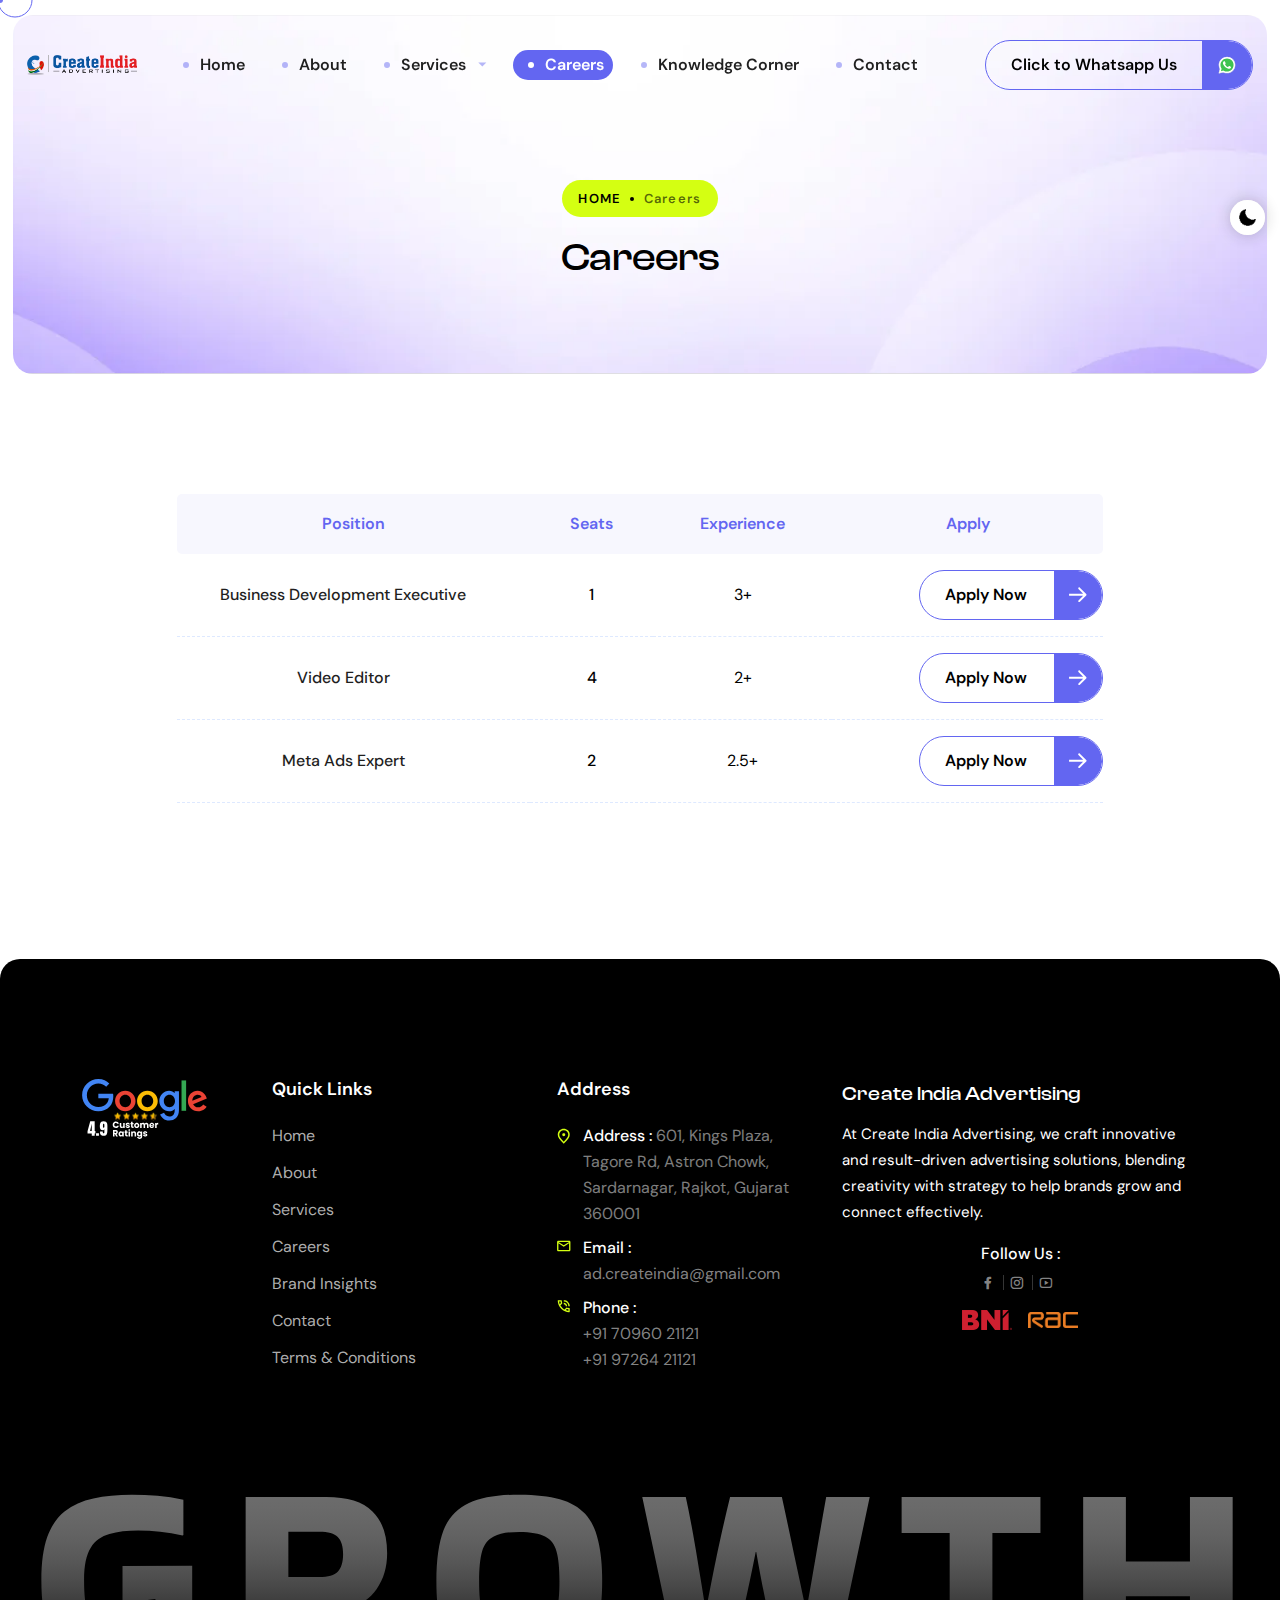
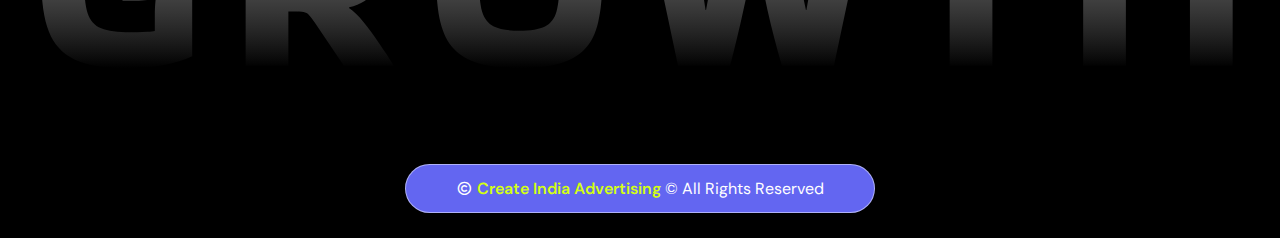
<file: careers.html>
<!DOCTYPE html>
<html lang="zxx">

<head>
  <!-- Required meta tags -->
  <meta charset="utf-8" />
  <meta name="viewport" content="width=device-width, initial-scale=1" />

  <!-- Primary Meta Tags -->
  <title>Careers | Create India Advertising - Join Our Creative Team</title>
  <meta name="title" content="Careers | Create India Advertising - Join Our Creative Team" />
  <meta name="description"
    content="Build your career with Create India Advertising in Rajkot. Join our expert team in branding, advertising, designing, and printing services. Be part of a passionate agency driving creativity and growth." />
  <meta name="keywords"
    content="Create India Advertising Careers, jobs in advertising Rajkot, branding jobs Rajkot, designing jobs Rajkot, creative agency careers Gujarat, advertising agency jobs Rajkot" />
  <meta name="author" content="Create India Advertising" />

  <!-- Canonical -->
  <link rel="canonical" href="https://thecreateindia.com/careers.html" />

  <!-- Open Graph / Facebook -->
  <meta property="og:type" content="website" />
  <meta property="og:url" content="https://thecreateindia.com/careers.html" />
  <meta property="og:title" content="Careers | Create India Advertising - Join Our Creative Team" />
  <meta property="og:description"
    content="Explore careers at Create India Advertising. Join our creative team in Rajkot and grow with experts in branding, advertising, designing, and printing." />
  <meta property="og:image" content="https://thecreateindia.com/assets/img/favicon.webp" />

  <!-- Contact Info for SEO -->
  <meta name="contact" content="ad.createindia@gmail.com, +91 70960 21121, +91 97264 21121" />
  <meta name="address" content="601, Kings Plaza, Tagore Rd, Astron Chowk, Sardarnagar, Rajkot, Gujarat 360001" />

  <!-- Social Profiles -->
  <meta property="og:see_also" content="https://www.facebook.com/CreateIndiaAdvertising/" />
  <meta property="og:see_also" content="https://www.instagram.com/create_india_advertising/" />
  <meta property="og:see_also" content="https://www.youtube.com/@CreateIndiaAdvertising" />

  <!-- Link of CSS files -->
  <link rel="stylesheet" href="assets/css/bootstrap.min.css" />
  <link rel="stylesheet" href="assets/css/swiper-bundle.min.css" />
  <link rel="stylesheet" href="assets/css/scrollcue.min.css" />
  <link rel="stylesheet" href="assets/css/remixicon.css" />
  <link rel="stylesheet" href="assets/css/header.css" />
  <link rel="stylesheet" href="assets/css/style.css" />
  <link rel="stylesheet" href="assets/css/footer.css" />
  <link rel="stylesheet" href="assets/css/responsive.css" />
  <link rel="stylesheet" href="assets/css/dark-theme.css" />

  <!-- Favicon -->
  <link rel="icon" type="image/png" href="assets/img/favicon.webp" />
</head>

<body>
  <!--  Preloader Start -->
  <div class="preloader-area" id="preloader">
    <div class="spinner">
      <div></div>
      <div></div>
      <div></div>
      <div></div>
      <div></div>
    </div>
  </div>
  <!--  Preloader End -->

  <!-- Theme Switcher Start -->
  <div class="switch-theme-mode">
    <label id="switch" class="switch">
      <input type="checkbox" onchange="toggleTheme()" id="slider" />
      <span class="slider round"></span>
    </label>
  </div>
  <!-- Theme Switcher End -->

  <!-- Custom Cursor -->
  <div class="cursor"><span class="cursor-text"></span></div>
  <div class="cursor-inner"></div>

  <div id="smooth-wrapper">
    <div id="smooth-content">
      <!-- Navbar Start -->
      <div class="navbar-area style-two position-relative" id="navbar">
        <div class="container-fluid">
          <div class="navbar-wrapper d-flex justify-content-between align-items-center">
            <!-- Logo -->
            <a href="index.html" class="navbar-brand">
              <img src="assets/img/logo.webp" alt="Logo" class="logo-light" width="150" />
              <img src="assets/img/logo-white.webp" alt="Logo" class="logo-dark" width="150" />
            </a>

            <!-- Menu -->
            <div class="menu-area mx-auto">
              <div class="overlay"></div>
              <nav class="menu">
                <div class="menu-mobile-header">
                  <button type="button" class="menu-mobile-arrow bg-transparent border-0">
                    <i class="ri-arrow-left-s-line"></i>
                  </button>
                  <div class="menu-mobile-title"></div>
                  <button type="button" class="menu-mobile-close bg-transparent border-0">
                    <i class="ri-close-line"></i>
                  </button>
                </div>
                <ul class="menu-section p-0 mb-0 lh-1">
                  <li><a href="index.html">Home</a></li>
                  <li><a href="about-us.html">About</a></li>
                  <li class="menu-item-has-children">
                    <a href="services.html">Services <i class="ri-arrow-down-s-fill"></i></a>
                    <ul class="menu-subs menu-column-1">
                      <li>
                        <a href="brandingservices.html">Branding Services</a>
                      </li>
                      <li>
                        <a href="socialmediamarketing.html">Social Media Marketing</a>
                      </li>
                      <li>
                        <a href="brandingconsultation.html">Branding Consultation</a>
                      </li>
                      <li>
                        <a href="printsolution.html">Printing Solutions</a>
                      </li>
                      <li>
                        <a href="creatives.html">Creative Designs & Videos</a>
                      </li>
                    </ul>
                  </li>

                  <li><a href="careers.html" class="active">Careers</a></li>
                  <li><a href="insights.html">Knowledge Corner</a></li>
                  <li><a href="contact.html">Contact</a></li>
                </ul>
              </nav>
            </div>

            <!-- Right Side Options -->
            <div class="other-options d-flex flex-wrap align-items-center justify-content-end">
              <div class="option-item">
                <div class="d-flex flex-wrap align-items-center">
                  <!-- Mobile WhatsApp Button -->
                  <div class="mobile-options position-relative d-lg-none me-3">
                    <button class="dropdown-toggle text-center bg-transparent border-0 p-0 transition" type="button"
                      data-bs-toggle="dropdown" aria-expanded="true">
                      <i class="ri-more-fill"></i>
                    </button>
                    <div class="dropdown-menu dropdown-menu-centered mobile-option-list top-1 border-0"
                      data-bs-popper="static">
                      <a href="https://wa.me/917096021121?text=I%20went%20through%20your%20website%20and%20would%20love%20to%20understand%20more%20about%20your%20branding%20solutions." target="_blank"
                        class="btn style-three fw-semibold position-relative round-oval">
                        Click to Whatsapp Us
                        <span
                          class="position-absolute top-0 end-0 h-100 d-flex flex-column align-items-center justify-content-center">
                          <img src="assets/img/icons/whatsapp.svg" alt="WhatsApp Icon" style="
                                width: 20px;
                                height: 20px;
                                object-fit: contain;
                              " />
                        </span>
                      </a>
                    </div>
                  </div>
                </div>
              </div>

              <!-- Desktop WhatsApp Button -->
              <div class="option-item d-lg-block d-none">
                <a href="https://wa.me/917096021121?text=I%20went%20through%20your%20website%20and%20would%20love%20to%20understand%20more%20about%20your%20branding%20solutions." target="_blank"
                  class="btn style-three fw-semibold position-relative round-oval">
                  Click to Whatsapp Us
                  <span
                    class="position-absolute top-0 end-0 h-100 d-flex flex-column align-items-center justify-content-center">
                    <img src="assets/img/icons/whatsapp.svg" alt="WhatsApp Icon"
                      style="width: 20px; height: 20px; object-fit: contain" />
                  </span>
                </a>
              </div>

              <!-- Mobile Menu Trigger -->
              <div class="option-item d-lg-none">
                <button type="button" class="menu-mobile-trigger">
                  <span></span>
                  <span></span>
                  <span></span>
                  <span></span>
                </button>
              </div>
            </div>
          </div>
        </div>
      </div>
      <!-- Navbar End -->

      <!-- Breadcrumb Start -->
      <div class="breadcrumb-area bg-f round-20 position-relative z-1">
        <div class="container text-center">
          <ul class="br-menu text-center bg_secondary d-inline-block list-unstyled mb-15">
            <li class="position-relative fs-13 fw-semibold ls-1 d-inline-block">
              <a href="index.html">HOME</a>
            </li>
            <li class="position-relative fs-13 fw-semibold ls-1 d-inline-block">
              Careers
            </li>
          </ul>
          <h2 class="section-title style-one fw-medium font-secondary text-black text-center mb-6">
            Careers
          </h2>
        </div>
      </div>
      <!-- Breadcrumb End -->



      
              <!-- JOB HUNT -->
              <div class="container style-one ptb-130">
                <div class="row">
                  <div class="col-xl-10 offset-xl-1">
                    <div class="cart-table table-responsive mb-20">
                      <table class="table text-nowrap align-middle">
                        <thead>
                          <tr>
                            <th scope="col">Position</th>
                            <th scope="col">Seats</th>
                            <th scope="col">Experience</th>
                            <th scope="col">Apply</th>
                          </tr>
                        </thead>
                        <tbody>
                          <!-- Job 1 -->
                          <tr>
                            <td>
                              <a class="fs-xxl-18 fw-medium text-title link-hover-primary transition"
                                href="product-single.html">
                                Business Development Executive
                              </a>
                            </td>
                            <td>
                              <span class="text-black fw-medium">1</span>
                            </td>
                            <td>
                              <span>3+</span>
                            </td>
                            <td>
                              <a class="btn style-three fw-semibold position-relative round-oval"
                                href="https://wa.me/917211121121?text=Hello%2C%20I%20am%20interested%20in%20applying%20for%20the%20position%20of%20Business%20Development%20Executive"
                                target="_blank">
                                Apply Now
                                <span
                                  class="position-absolute top-0 end-0 h-100 d-flex flex-column align-items-center justify-content-center">
                                  <img src="assets/img/icons/right-arrow-white.svg" alt="Icon" />
                                </span>
                              </a>
                            </td>
                          </tr>
                          <!-- Job 1 DONE -->

                          <!-- Job 2 -->
                          <tr>
                            <td>
                              <a class="fs-xxl-18 fw-medium text-title link-hover-primary transition"
                                href="product-single.html">
                                Video Editor
                              </a>
                            </td>
                            <td>
                              <span class="text-black fw-medium">4</span>
                            </td>
                            <td>
                              <span>2+</span>
                            </td>
                            <td>
                              <a class="btn style-three fw-semibold position-relative round-oval"
                                href="https://wa.me/917211121121?text=Hello%2C%20I%20am%20interested%20in%20applying%20for%20the%20position%20of%20Video%20Editor"
                                target="_blank">
                                Apply Now
                                <span
                                  class="position-absolute top-0 end-0 h-100 d-flex flex-column align-items-center justify-content-center">
                                  <img src="assets/img/icons/right-arrow-white.svg" alt="Icon" />
                                </span>
                              </a>
                            </td>
                          </tr>
                          <!-- Job 2 DONE -->

                          <!-- Job 3 -->
                          <tr>
                            <td>
                              <a class="fs-xxl-18 fw-medium text-title link-hover-primary transition"
                                href="product-single.html">
                                Meta Ads Expert
                              </a>
                            </td>
                            <td>
                              <span class="text-black fw-medium">2</span>
                            </td>
                            <td>
                              <span>2.5+</span>
                            </td>
                            <td>
                              <a class="btn style-three fw-semibold position-relative round-oval"
                                href="https://wa.me/917211121121?text=Hello%2C%20I%20am%20interested%20in%20applying%20for%20the%20position%20of%20Meta%20Ads%20Expert"
                                target="_blank">
                                Apply Now
                                <span
                                  class="position-absolute top-0 end-0 h-100 d-flex flex-column align-items-center justify-content-center">
                                  <img src="assets/img/icons/right-arrow-white.svg" alt="Icon" />
                                </span>
                              </a>
                            </td>
                          </tr>
                          <!-- Job 3 DONE -->
                        </tbody>
                      </table>
                    </div>
                  </div>
                </div>
              </div>
              <!-- JOB HUNT End -->




      <!-- Footer Section Start -->
<footer class="footer-area style-two bg-black position-relative z-1 pt-130">
  <div class="container style-one">
    <div class="row justify-content-center mb-40">
      <div class="col-lg-2 col-md-6">
        <div class="footer-widget mb-30">
          <a href="index.html" class="logo">
            <img src="assets/img/Group 180.svg" alt="Logo" width="125" />
          </a>
        </div>
      </div>

      <div class="col-lg-3 col-md-6">
        <div class="footer-widget mb-30 ps-xxl-5 ms-xxl-1">
          <h3 class="footer-widget-title text-white fs-18 fw-semibold">
            Quick Links
          </h3>
          <ul class="footer-menu list-unstyled mb-0">
            <li><a href="index.html">Home</a></li>
            <li><a href="about-us.html">About</a></li>
            <li><a href="services.html">Services</a></li>
            <li><a href="careers.html">Careers</a></li>
            <li><a href="insights.html">Brand Insights</a></li>
            <li><a href="contact.html">Contact</a></li>
            <li><a href="terms-conditions.html">Terms & Conditions</a></li>
          </ul>
        </div>
      </div>

      <div class="col-lg-3 col-md-6 ps-xxl-0 pe-xxl-5 pe-lg-4">
        <div class="footer-widget mb-30">
          <h3 class="footer-widget-title text-white fs-18 fw-semibold">
            Address
          </h3>
          <ul class="contact-info list-unstyled mb-0">
            <li class="position-relative">
              <img src="assets/img/icons/pin-small.svg" alt="Icon" />
              <span class="text-white fw-medium">Address :</span>
              601, Kings Plaza, Tagore Rd, Astron Chowk, Sardarnagar,
              Rajkot, Gujarat 360001
            </li>
            <li class="position-relative">
              <img src="assets/img/icons/mail-small.svg" alt="Icon" />
              <span class="text-white fw-medium d-block">Email :</span>
              <a href="mailto:ad.createindia@gmail.com">ad.createindia@gmail.com</a>
            </li>
            <li class="position-relative">
              <img src="assets/img/icons/phone-small.svg" alt="Icon" />
              <span class="text-white fw-medium d-block">Phone :</span>
              <a href="tel:+917096021121">+91 70960 21121</a><br />
              <a href="tel:+919726421121">+91 97264 21121</a>
            </li>
          </ul>
        </div>
      </div>

      <div class="col-lg-4 col-md-6 ps-xxl-4 pe-xxl-1">
        <div class="footer-widget mb-30">
          <h3 class="text-white fs-20 font-secondary fw-medium mb-12">
            Create India Advertising
          </h3>
          <p class="text-white fs-15">
            At Create India Advertising, we craft innovative and
            result-driven advertising solutions, blending creativity
            with strategy to help brands grow and connect effectively.
          </p>
          <div class="post-share d-flex flex-wrap align-items-center justify-content-center flex-column">
            <span class="text-white fw-medium mb-2">Follow Us :</span>
            <ul class="social-profile style-one list-unstyled mb-3 d-flex">
              <li>
                <a href="https://www.facebook.com/CreateIndiaAdvertising/" target="_blank"
                  class="d-flex flex-column align-items-center justify-content-center rounded-circle"><i
                    class="ri-facebook-fill"></i></a>
              </li>
              <li>
                <a href="https://www.instagram.com/create_india_advertising/" target="_blank"
                  class="d-flex flex-column align-items-center justify-content-center rounded-circle"><i
                    class="ri-instagram-line"></i></a>
              </li>
              <li>
                <a href="https://www.youtube.com/@CreateIndiaAdvertising" target="_blank"
                  class="d-flex flex-column align-items-center justify-content-center rounded-circle">
                  <i class="ri-youtube-line"></i>
                </a>
              </li>
            </ul>

            <!-- BNI & RAC Logos Centered After Social -->
            <div class="d-flex align-items-center justify-content-center gap-3">
              <a href="index.html" class="logo"><img src="assets/img/Awards/BNI.png" alt="BNI Logo" width="50" /></a>
              <a href="index.html" class="logo"><img src="assets/img/Awards/RAC.png" alt="RAC Logo" width="50" /></a>
            </div>
          </div>
        </div>
      </div>
    </div>
  </div>

  <div class="footer-bottom position-relative overflow-hidden z-1">
    <div class="container-fluid position-relative pb-130">
      <img src="assets/img/footertext.svg" alt="Logo" />
      <p
        class="copyright-text position-absolute bg_primary round-oval d-inline-block text-white text-center mb-0">
        <i class="ri-copyright-line"></i>
        <span class="text_secondary fw-semibold">Create India Advertising</span>
        © All Rights Reserved
      </p>
    </div>
  </div>
</footer>
<!-- Footer End -->
 
    </div>
  </div>
  <!-- Back to Top -->
  <div id="progress-wrap" class="progress-wrap style-one">
    <svg class="progress-circle svg-content" width="100%" height="100%" viewBox="-1 -1 102 102">
      <path id="progress-path" d="M50,1 a49,49 0 0,1 0,98 a49,49 0 0,1 0,-98" />
    </svg>
  </div>

  <!-- Link of JS files -->

  <script src="assets/js/bootstrap.bundle.min.js"></script>
  <script src="assets/js/megamenu.js"></script>
  <script src="assets/js/swiper-bundle.min.js"></script>
  <script src="assets/js/fslightbox.js"></script>
  <script src="assets/js/gsap.min.js"></script>
  <script src="assets/js/scrollTrigger.min.js"></script>
  <script src="assets/js/lenis.min.js"></script>
  <script src="assets/js/scrollToPlugin.js"></script>
  <script src="assets/js/SplitText.min.js"></script>
  <script src="assets/js/customEase.js"></script>
  <script src="assets/js/scrollcue.min.js"></script>
  <script src="assets/js/main.js"></script>
</body>

</html>
</file>
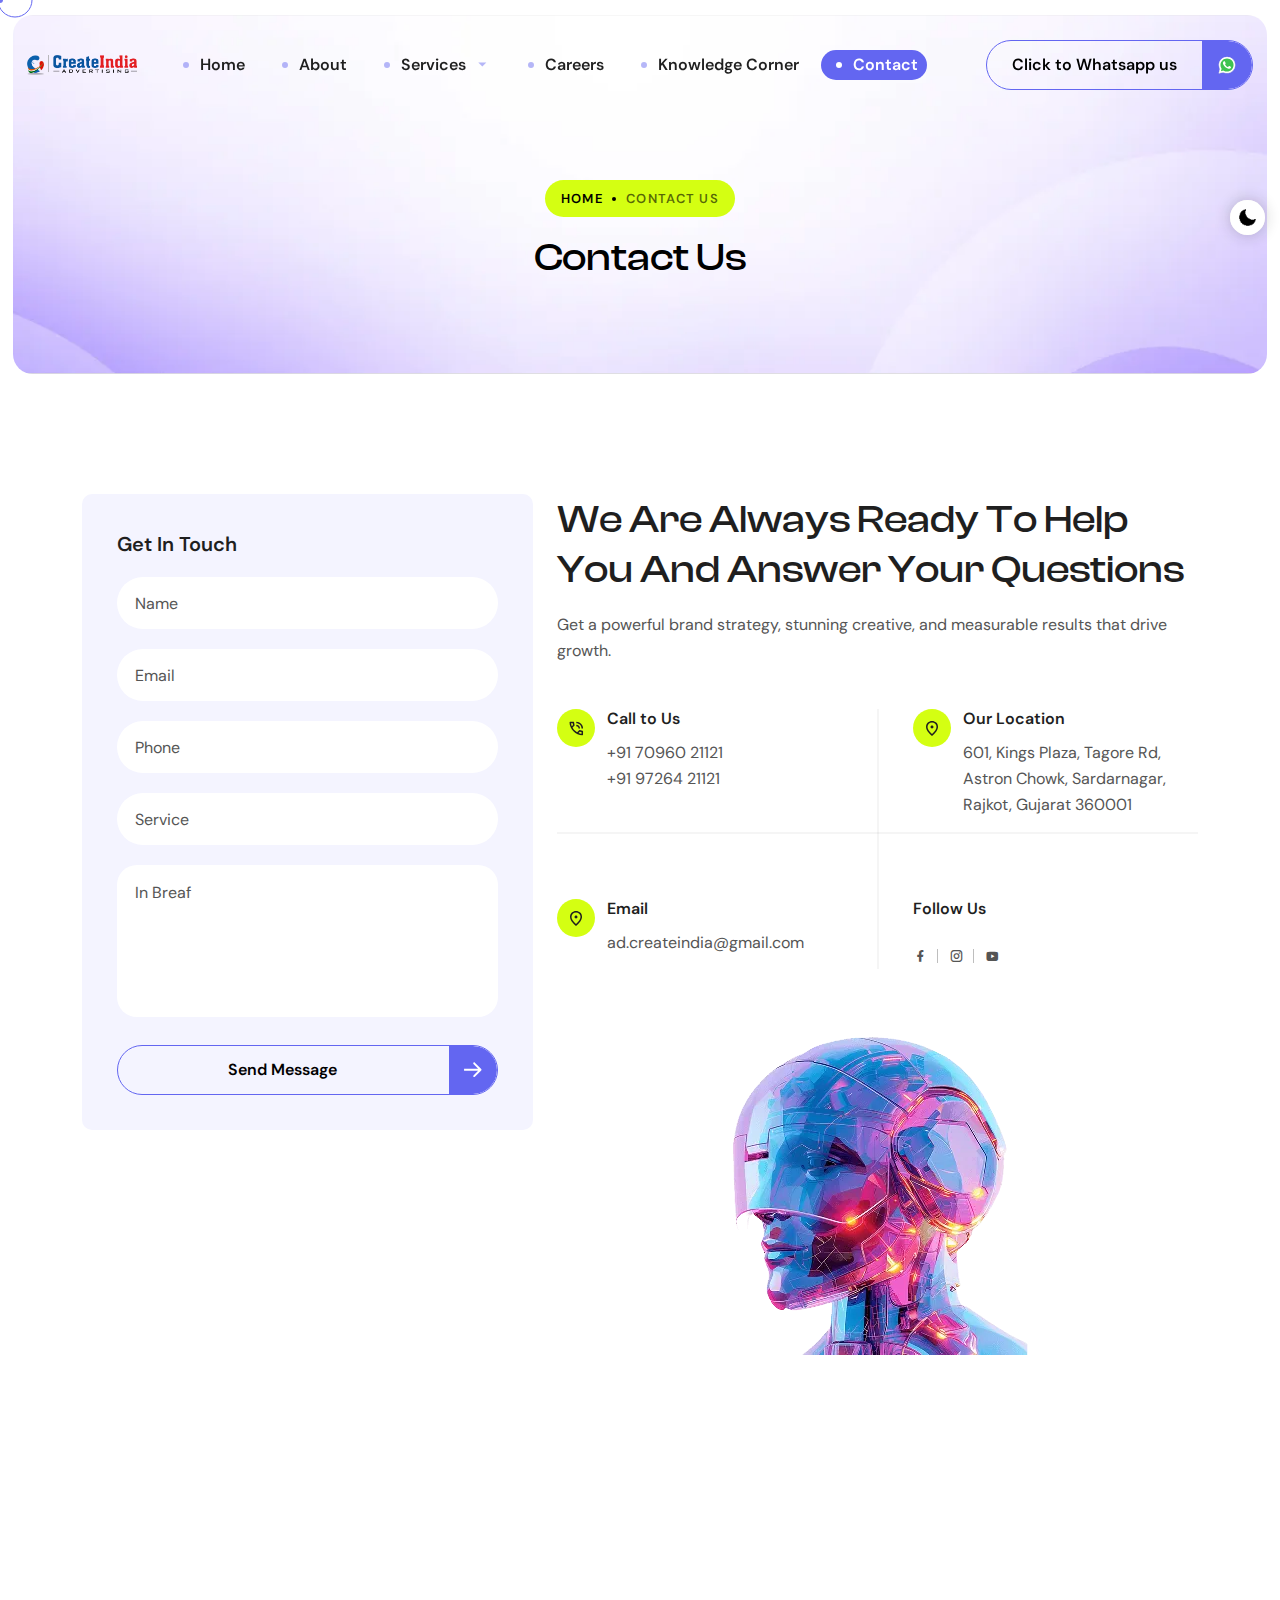
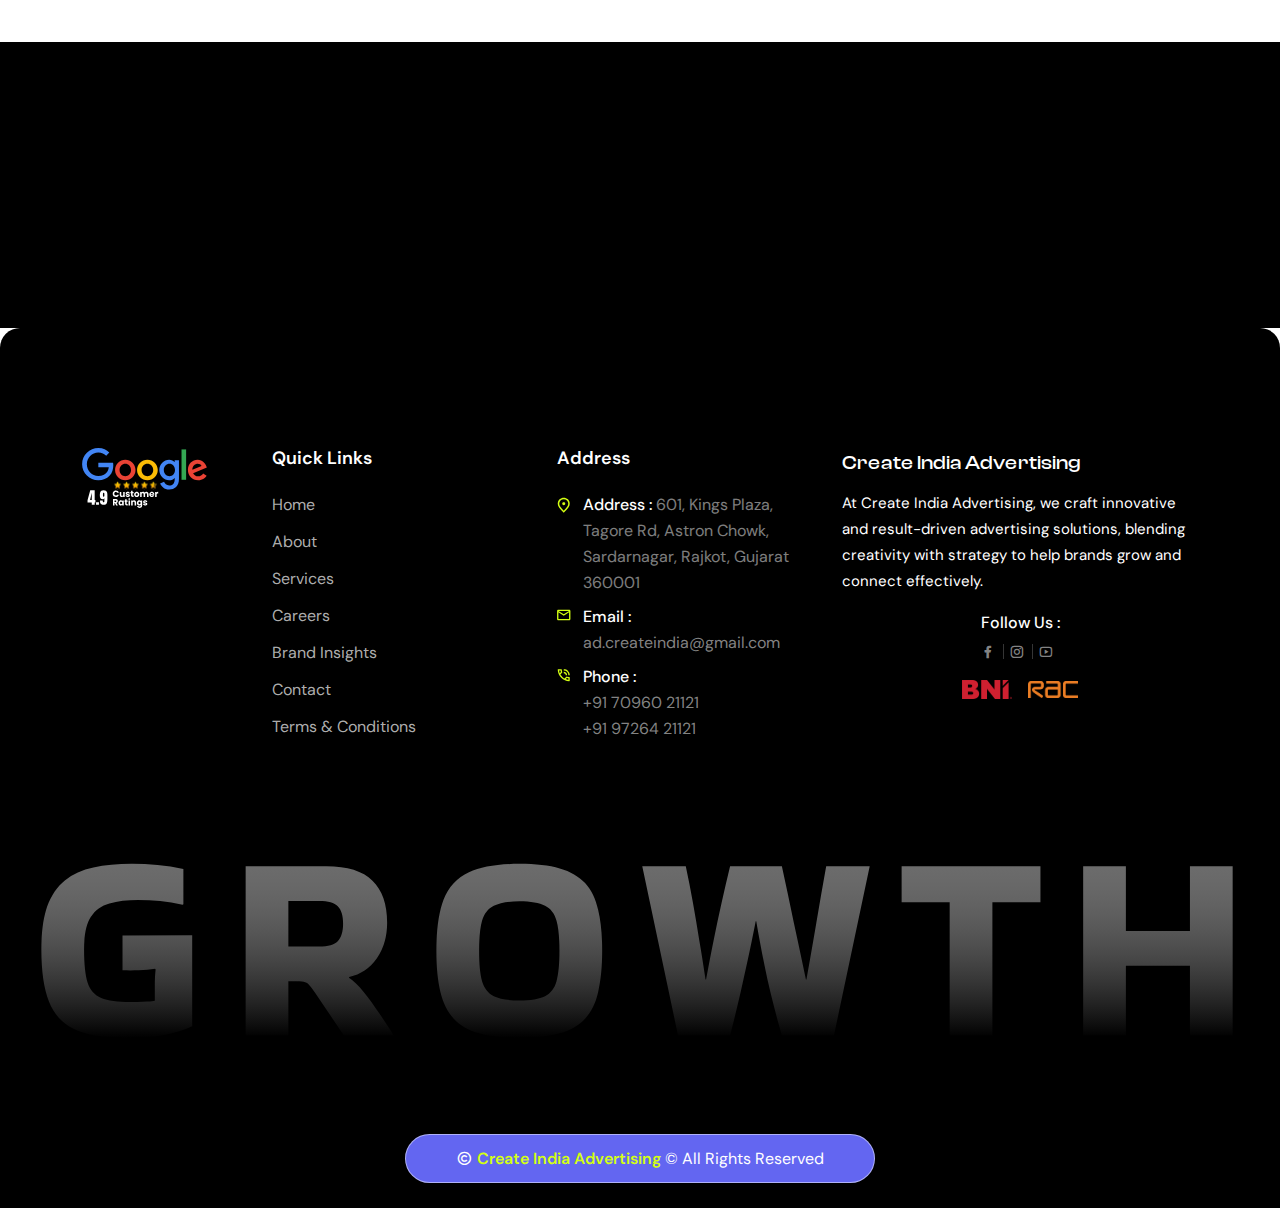
<file: contact.html>
<!DOCTYPE html>
<html lang="zxx">

<head>
  <!-- Required meta tags -->
  <meta charset="utf-8" />
  <meta name="viewport" content="width=device-width, initial-scale=1" />

  <!-- Primary Meta Tags -->
  <title>Contact Us | Create India Advertising - Get in Touch</title>
  <meta name="title" content="Contact Us | Create India Advertising - Get in Touch" />
  <meta name="description"
    content="Contact Create India Advertising in Rajkot today! Reach us for branding, advertising, designing, and printing services. Let's build your brand together with creativity and innovation." />
  <meta name="keywords"
    content="Contact Create India Advertising, advertising agency Rajkot contact, branding services Rajkot contact, designing agency Rajkot contact, printing services Rajkot contact, creative agency Gujarat contact" />
  <meta name="author" content="Create India Advertising" />

  <!-- Canonical -->
  <link rel="canonical" href="https://thecreateindia.com/contact.html" />

  <!-- Open Graph / Facebook -->
  <meta property="og:type" content="website" />
  <meta property="og:url" content="https://thecreateindia.com/contact.html" />
  <meta property="og:title" content="Contact Us | Create India Advertising - Get in Touch" />
  <meta property="og:description"
    content="Get in touch with Create India Advertising for expert branding, advertising, designing, and printing services in Rajkot. Let's make your brand shine!" />
  <meta property="og:image" content="https://thecreateindia.com/assets/img/favicon.webp" />

  <!-- Contact Info for SEO -->
  <meta name="contact" content="ad.createindia@gmail.com, +91 70960 21121, +91 97264 21121" />
  <meta name="address" content="601, Kings Plaza, Tagore Rd, Astron Chowk, Sardarnagar, Rajkot, Gujarat 360001" />

  <!-- Social Profiles -->
  <meta property="og:see_also" content="https://www.facebook.com/CreateIndiaAdvertising/" />
  <meta property="og:see_also" content="https://www.instagram.com/create_india_advertising/" />
  <meta property="og:see_also" content="https://www.youtube.com/@CreateIndiaAdvertising" />

  <!-- Link of CSS files -->
  <link rel="stylesheet" href="assets/css/bootstrap.min.css" />
  <link rel="stylesheet" href="assets/css/swiper-bundle.min.css" />
  <link rel="stylesheet" href="assets/css/scrollcue.min.css" />
  <link rel="stylesheet" href="assets/css/remixicon.css" />
  <link rel="stylesheet" href="assets/css/header.css" />
  <link rel="stylesheet" href="assets/css/style.css" />
  <link rel="stylesheet" href="assets/css/footer.css" />
  <link rel="stylesheet" href="assets/css/responsive.css" />
  <link rel="stylesheet" href="assets/css/dark-theme.css" />

  <!-- Favicon -->
  <link rel="icon" type="image/png" href="assets/img/favicon.webp" />
</head>

<body>
  <!--  Preloader Start -->
  <div class="preloader-area" id="preloader">
    <div class="spinner">
      <div></div>
      <div></div>
      <div></div>
      <div></div>
      <div></div>
    </div>
  </div>
  <!--  Preloader End -->

  <!-- Theme Switcher Start -->
  <div class="switch-theme-mode">
    <label id="switch" class="switch">
      <input type="checkbox" onchange="toggleTheme()" id="slider" />
      <span class="slider round"></span>
    </label>
  </div>
  <!-- Theme Switcher End -->

  <!-- Custom Cursor -->
  <div class="cursor"><span class="cursor-text"></span></div>
  <div class="cursor-inner"></div>

  <div id="smooth-wrapper">
    <div id="smooth-content">
      <!-- Navbar Start -->
      <div class="navbar-area style-two position-relative" id="navbar">
        <div class="container-fluid">
          <div class="navbar-wrapper d-flex justify-content-between align-items-center">
            <!-- Logo -->
            <a href="index.html" class="navbar-brand">
              <img src="assets/img/logo.webp" alt="Logo" class="logo-light" width="150" />
              <img src="assets/img/logo-white.webp" alt="Logo" class="logo-dark" width="150" />
            </a>

            <!-- Menu -->
            <div class="menu-area mx-auto">
              <div class="overlay"></div>
              <nav class="menu">
                <div class="menu-mobile-header">
                  <button type="button" class="menu-mobile-arrow bg-transparent border-0">
                    <i class="ri-arrow-left-s-line"></i>
                  </button>
                  <div class="menu-mobile-title"></div>
                  <button type="button" class="menu-mobile-close bg-transparent border-0">
                    <i class="ri-close-line"></i>
                  </button>
                </div>
                <ul class="menu-section p-0 mb-0 lh-1">
                  <li><a href="index.html">Home</a></li>
                  <li><a href="about-us.html">About</a></li>
                  <li class="menu-item-has-children">
                    <a href="services.html">Services <i class="ri-arrow-down-s-fill"></i></a>
                    <ul class="menu-subs menu-column-1">
                      <li>
                        <a href="brandingservices.html">Branding Services</a>
                      </li>
                      <li>
                        <a href="socialmediamarketing.html">Social Media Marketing</a>
                      </li>
                      <li>
                        <a href="brandingconsultation.html">Branding Consultation</a>
                      </li>
                      <li>
                        <a href="printsolution.html">Printing Solutions</a>
                      </li>
                      <li>
                        <a href="creatives.html">Creative Designs & Videos</a>
                      </li>
                    </ul>
                  </li>

                  <li><a href="careers.html">Careers</a></li>
                  <li><a href="insights.html">Knowledge Corner</a></li>
                  <li><a href="contact.html" class="active">Contact</a></li>
                </ul>
              </nav>
            </div>

            <!-- Right Side Options -->
            <div class="other-options d-flex flex-wrap align-items-center justify-content-end">
              <div class="option-item">
                <div class="d-flex flex-wrap align-items-center">
                  <!-- Mobile WhatsApp Button -->
                  <div class="mobile-options position-relative d-lg-none me-3">
                    <button class="dropdown-toggle text-center bg-transparent border-0 p-0 transition" type="button"
                      data-bs-toggle="dropdown" aria-expanded="true">
                      <i class="ri-more-fill"></i>
                    </button>
                    <div class="dropdown-menu dropdown-menu-centered mobile-option-list top-1 border-0"
                      data-bs-popper="static">
                      <a href="https://wa.me/917096021121?text=I%20went%20through%20your%20website%20and%20would%20love%20to%20understand%20more%20about%20your%20branding%20solutions." target="_blank"
                        class="btn style-three fw-semibold position-relative round-oval">
                        Click to Whatsapp us
                        <span
                          class="position-absolute top-0 end-0 h-100 d-flex flex-column align-items-center justify-content-center">
                          <img src="assets/img/icons/whatsapp.svg" alt="WhatsApp Icon" style="
                                width: 20px;
                                height: 20px;
                                object-fit: contain;
                              " />
                        </span>
                      </a>
                    </div>
                  </div>
                </div>
              </div>

              <!-- Desktop WhatsApp Button -->
              <div class="option-item d-lg-block d-none">
                <a href="https://wa.me/917096021121?text=I%20went%20through%20your%20website%20and%20would%20love%20to%20understand%20more%20about%20your%20branding%20solutions." target="_blank"
                  class="btn style-three fw-semibold position-relative round-oval">
                  Click to Whatsapp us
                  <span
                    class="position-absolute top-0 end-0 h-100 d-flex flex-column align-items-center justify-content-center">
                    <img src="assets/img/icons/whatsapp.svg" alt="WhatsApp Icon"
                      style="width: 20px; height: 20px; object-fit: contain" />
                  </span>
                </a>
              </div>

              <!-- Mobile Menu Trigger -->
              <div class="option-item d-lg-none">
                <button type="button" class="menu-mobile-trigger">
                  <span></span>
                  <span></span>
                  <span></span>
                  <span></span>
                </button>
              </div>
            </div>
          </div>
        </div>
      </div>
      <!-- Navbar End -->

      <!-- Breadcrumb Start -->
      <div class="breadcrumb-area bg-f round-20 position-relative z-1">
        <div class="container text-center">
          <ul class="br-menu text-center bg_secondary d-inline-block list-unstyled mb-15">
            <li class="position-relative fs-13 fw-semibold ls-1 d-inline-block">
              <a href="index.html">HOME</a>
            </li>
            <li class="position-relative fs-13 fw-semibold ls-1 d-inline-block">
              CONTACT US
            </li>
          </ul>
          <h2 class="section-title style-one fw-medium font-secondary text-black text-center mb-6">
            Contact Us
          </h2>
        </div>
      </div>
      <!-- Breadcrumb End -->

      <!-- Contact Section Start -->
      <div class="container style-one pt-130">
        <div class="row">
          <div class="col-lg-5 mb-md-30">
            <div class="comment-form-box round-10">
              <form action="#" class="comment-form style-one round-10" id="cmt-form">
                <h3 class="fs-20 fw-semibold mb-18">Get In Touch</h3>
                <div class="form-group position-relative mb-20">
                  <input type="text" required class="w-100 ht-52 round-5 bg-white text-para border-0"
                    placeholder="Name" />
                </div>
                <div class="form-group mb-20">
                  <input type="email" placeholder="Email" required
                    class="w-100 ht-52 round-5 bg-white text-para border-0" />
                </div>
                <div class="form-group mb-20">
                  <input type="number" placeholder="Phone" required
                    class="w-100 ht-52 round-5 bg-white text-para border-0" />
                </div>
                <div class="form-group mb-20">
                  <input type="text" placeholder="Service" required
                    class="w-100 ht-52 round-5 bg-white text-para border-0" />
                </div>
                <div class="form-group mb-20">
                  <textarea name="messages" id="messages" cols="30" rows="10" placeholder="In Breaf"
                    class="w-100 round-20 bg-white text-para border-0 resize-0"></textarea>
                </div>

                <button class="btn style-three d-block w-100 fw-semibold position-relative round-oval" type="submit">
                  Send Message<span
                    class="position-absolute top-0 end-0 h-100 d-flex flex-column align-items-center justify-content-center"><img
                      src="assets/img/icons/right-arrow-white.svg" alt="Icon" /></span>
                </button>
              </form>
            </div>
          </div>



          
          <div class="col-lg-7 ps-xxl-5">
            <div class="contact-content ps-xxl-5 ms-xxl-3 mb-60">
              <h2 class="section-title style-one font-secondary fw-medium text-title mb-18">
                We Are Always Ready To Help You And Answer Your Questions
              </h2>
              <p class="mb-45">
                Get a powerful brand strategy, stunning creative, and
                measurable results that drive growth.
              </p>
              <div class="contact-card-wrap style-one d-flex flex-wrap position-relative">
                <div class="contact-card style-two d-flex flex-wrap">
                  <span
                    class="contact-icon d-flex flex-column align-items-center justify-content-center rounded-circle bg_secondary"><img
                      src="assets/img/icons/phone-black.svg" alt="Icon" /></span>
                  <div>
                    <h6 class="fs-16 fw-semibold mb-12">Call to Us</h6>
                    <a href="tel:+917211121121" class="d-block text-para hover-text-primary">
                      +91 70960 21121</a>
                    <a href="tel:12300654675869" class="d-block text-para hover-text-primary">
                      +91 97264 21121</a>
                  </div>
                </div>
                <div class="contact-card style-two d-flex flex-wrap">
                  <span
                    class="contact-icon d-flex flex-column align-items-center justify-content-center rounded-circle bg_secondary"><img
                      src="assets/img/icons/pin-black.svg" alt="Icon" /></span>
                  <div>
                    <h6 class="fs-16 fw-semibold mb-12">Our Location</h6>
                    <p>
                      601, Kings Plaza, Tagore Rd, Astron Chowk, Sardarnagar,
                      Rajkot, Gujarat 360001
                    </p>
                  </div>
                </div>
                <div class="contact-card style-two d-flex flex-wrap">
                  <span
                    class="contact-icon d-flex flex-column align-items-center justify-content-center rounded-circle bg_secondary"><img
                      src="assets/img/icons/pin-black.svg" alt="Icon" /></span>
                  <div>
                    <h6 class="fs-16 fw-semibold mb-12">Email</h6>
                    <a href="mailto:ad.createindia@gmail.com" class="d-block text-para hover-text-primary">
                      ad.createindia@gmail.com
                    </a>
                  </div>
                </div>
                <div class="contact-card style-two">
                  <h6 class="fs-16 fw-semibold mb-25 d-block">Follow Us</h6>
                  <ul class="social-profile style-four list-unstyled mb-0">
                    <li>
                      <a href="https://www.facebook.com/CreateIndiaAdvertising/" target="_blank"
                        class="d-flex flex-column align-items-center justify-content-center rounded-circle"><i
                          class="ri-facebook-fill"></i></a>
                    </li>
                    <li>
                      <a href="https://www.instagram.com/create_india_advertising/" target="_blank"
                        class="d-flex flex-column align-items-center justify-content-center rounded-circle"><i
                          class="ri-instagram-line"></i></a>
                    </li>
                    <li>
                      <a href="https://www.youtube.com/@CreateIndiaAdvertising" target="_blank"
                        class="d-flex flex-column align-items-center justify-content-center rounded-circle"><i
                          class="ri-youtube-fill"></i></a>
                    </li>
                  </ul>
                </div>
              </div>
            </div>
            <img src="assets/img/contact-img.webp" alt="Image" class="contact-img d-block mx-auto" />
          </div>
        </div>
      </div>
      <!-- Contact Section End -->

      <div class="map-area position-relative z-1">
        <div class="container">
          <div class="comp-map style-two w-100 round-10">
            <iframe
              src="https://www.google.com/maps/embed?pb=!1m18!1m12!1m3!1d3691.637190479398!2d70.7884423!3d22.2917292!2m3!1f0!2f0!3f0!3m2!1i1024!2i768!4f13.1!3m3!1m2!1s0x3959ca1285f5cd4f%3A0x558e2c487688af91!2sCreate%20India%20Advertising!5e0!3m2!1sen!2sin!4v1755673963185!5m2!1sen!2sin"
              width="100%" height="450" style="border: 0" allowfullscreen="" loading="lazy"
              referrerpolicy="no-referrer-when-downgrade">
            </iframe>
          </div>
        </div>
      </div>

      <!-- Footer Section Start -->
<footer class="footer-area style-two bg-black position-relative z-1 pt-130">
  <div class="container style-one">
    <div class="row justify-content-center mb-40">
      <div class="col-lg-2 col-md-6">
        <div class="footer-widget mb-30">
          <a href="index.html" class="logo">
            <img src="assets/img/Group 180.svg" alt="Logo" width="125" />
          </a>
        </div>
      </div>

      <div class="col-lg-3 col-md-6">
        <div class="footer-widget mb-30 ps-xxl-5 ms-xxl-1">
          <h3 class="footer-widget-title text-white fs-18 fw-semibold">
            Quick Links
          </h3>
          <ul class="footer-menu list-unstyled mb-0">
            <li><a href="index.html">Home</a></li>
            <li><a href="about-us.html">About</a></li>
            <li><a href="services.html">Services</a></li>
            <li><a href="careers.html">Careers</a></li>
            <li><a href="insights.html">Brand Insights</a></li>
            <li><a href="contact.html">Contact</a></li>
            <li><a href="terms-conditions.html">Terms & Conditions</a></li>
          </ul>
        </div>
      </div>

      <div class="col-lg-3 col-md-6 ps-xxl-0 pe-xxl-5 pe-lg-4">
        <div class="footer-widget mb-30">
          <h3 class="footer-widget-title text-white fs-18 fw-semibold">
            Address
          </h3>
          <ul class="contact-info list-unstyled mb-0">
            <li class="position-relative">
              <img src="assets/img/icons/pin-small.svg" alt="Icon" />
              <span class="text-white fw-medium">Address :</span>
              601, Kings Plaza, Tagore Rd, Astron Chowk, Sardarnagar,
              Rajkot, Gujarat 360001
            </li>
            <li class="position-relative">
              <img src="assets/img/icons/mail-small.svg" alt="Icon" />
              <span class="text-white fw-medium d-block">Email :</span>
              <a href="mailto:ad.createindia@gmail.com">ad.createindia@gmail.com</a>
            </li>
            <li class="position-relative">
              <img src="assets/img/icons/phone-small.svg" alt="Icon" />
              <span class="text-white fw-medium d-block">Phone :</span>
              <a href="tel:+917096021121">+91 70960 21121</a><br />
              <a href="tel:+919726421121">+91 97264 21121</a>
            </li>
          </ul>
        </div>
      </div>

      <div class="col-lg-4 col-md-6 ps-xxl-4 pe-xxl-1">
        <div class="footer-widget mb-30">
          <h3 class="text-white fs-20 font-secondary fw-medium mb-12">
            Create India Advertising
          </h3>
          <p class="text-white fs-15">
            At Create India Advertising, we craft innovative and
            result-driven advertising solutions, blending creativity
            with strategy to help brands grow and connect effectively.
          </p>
          <div class="post-share d-flex flex-wrap align-items-center justify-content-center flex-column">
            <span class="text-white fw-medium mb-2">Follow Us :</span>
            <ul class="social-profile style-one list-unstyled mb-3 d-flex">
              <li>
                <a href="https://www.facebook.com/CreateIndiaAdvertising/" target="_blank"
                  class="d-flex flex-column align-items-center justify-content-center rounded-circle"><i
                    class="ri-facebook-fill"></i></a>
              </li>
              <li>
                <a href="https://www.instagram.com/create_india_advertising/" target="_blank"
                  class="d-flex flex-column align-items-center justify-content-center rounded-circle"><i
                    class="ri-instagram-line"></i></a>
              </li>
              <li>
                <a href="https://www.youtube.com/@CreateIndiaAdvertising" target="_blank"
                  class="d-flex flex-column align-items-center justify-content-center rounded-circle">
                  <i class="ri-youtube-line"></i>
                </a>
              </li>
            </ul>

            <!-- BNI & RAC Logos Centered After Social -->
            <div class="d-flex align-items-center justify-content-center gap-3">
              <a href="index.html" class="logo"><img src="assets/img/Awards/BNI.png" alt="BNI Logo" width="50" /></a>
              <a href="index.html" class="logo"><img src="assets/img/Awards/RAC.png" alt="RAC Logo" width="50" /></a>
            </div>
          </div>
        </div>
      </div>
    </div>
  </div>

  <div class="footer-bottom position-relative overflow-hidden z-1">
    <div class="container-fluid position-relative pb-130">
      <img src="assets/img/footertext.svg" alt="Logo" />
      <p
        class="copyright-text position-absolute bg_primary round-oval d-inline-block text-white text-center mb-0">
        <i class="ri-copyright-line"></i>
        <span class="text_secondary fw-semibold">Create India Advertising</span>
        © All Rights Reserved
      </p>
    </div>
  </div>
</footer>
<!-- Footer End -->
 
    </div>
  </div>
  <!-- Back to Top -->
  <div id="progress-wrap" class="progress-wrap style-one">
    <svg class="progress-circle svg-content" width="100%" height="100%" viewBox="-1 -1 102 102">
      <path id="progress-path" d="M50,1 a49,49 0 0,1 0,98 a49,49 0 0,1 0,-98" />
    </svg>
  </div>

  <!-- Link of JS files -->

  <script src="assets/js/bootstrap.bundle.min.js"></script>
  <script src="assets/js/megamenu.js"></script>
  <script src="assets/js/swiper-bundle.min.js"></script>
  <script src="assets/js/fslightbox.js"></script>
  <script src="assets/js/gsap.min.js"></script>
  <script src="assets/js/scrollTrigger.min.js"></script>
  <script src="assets/js/lenis.min.js"></script>
  <script src="assets/js/scrollToPlugin.js"></script>
  <script src="assets/js/SplitText.min.js"></script>
  <script src="assets/js/customEase.js"></script>
  <script src="assets/js/scrollcue.min.js"></script>
  <script src="assets/js/main.js"></script>
</body>

</html>
</file>
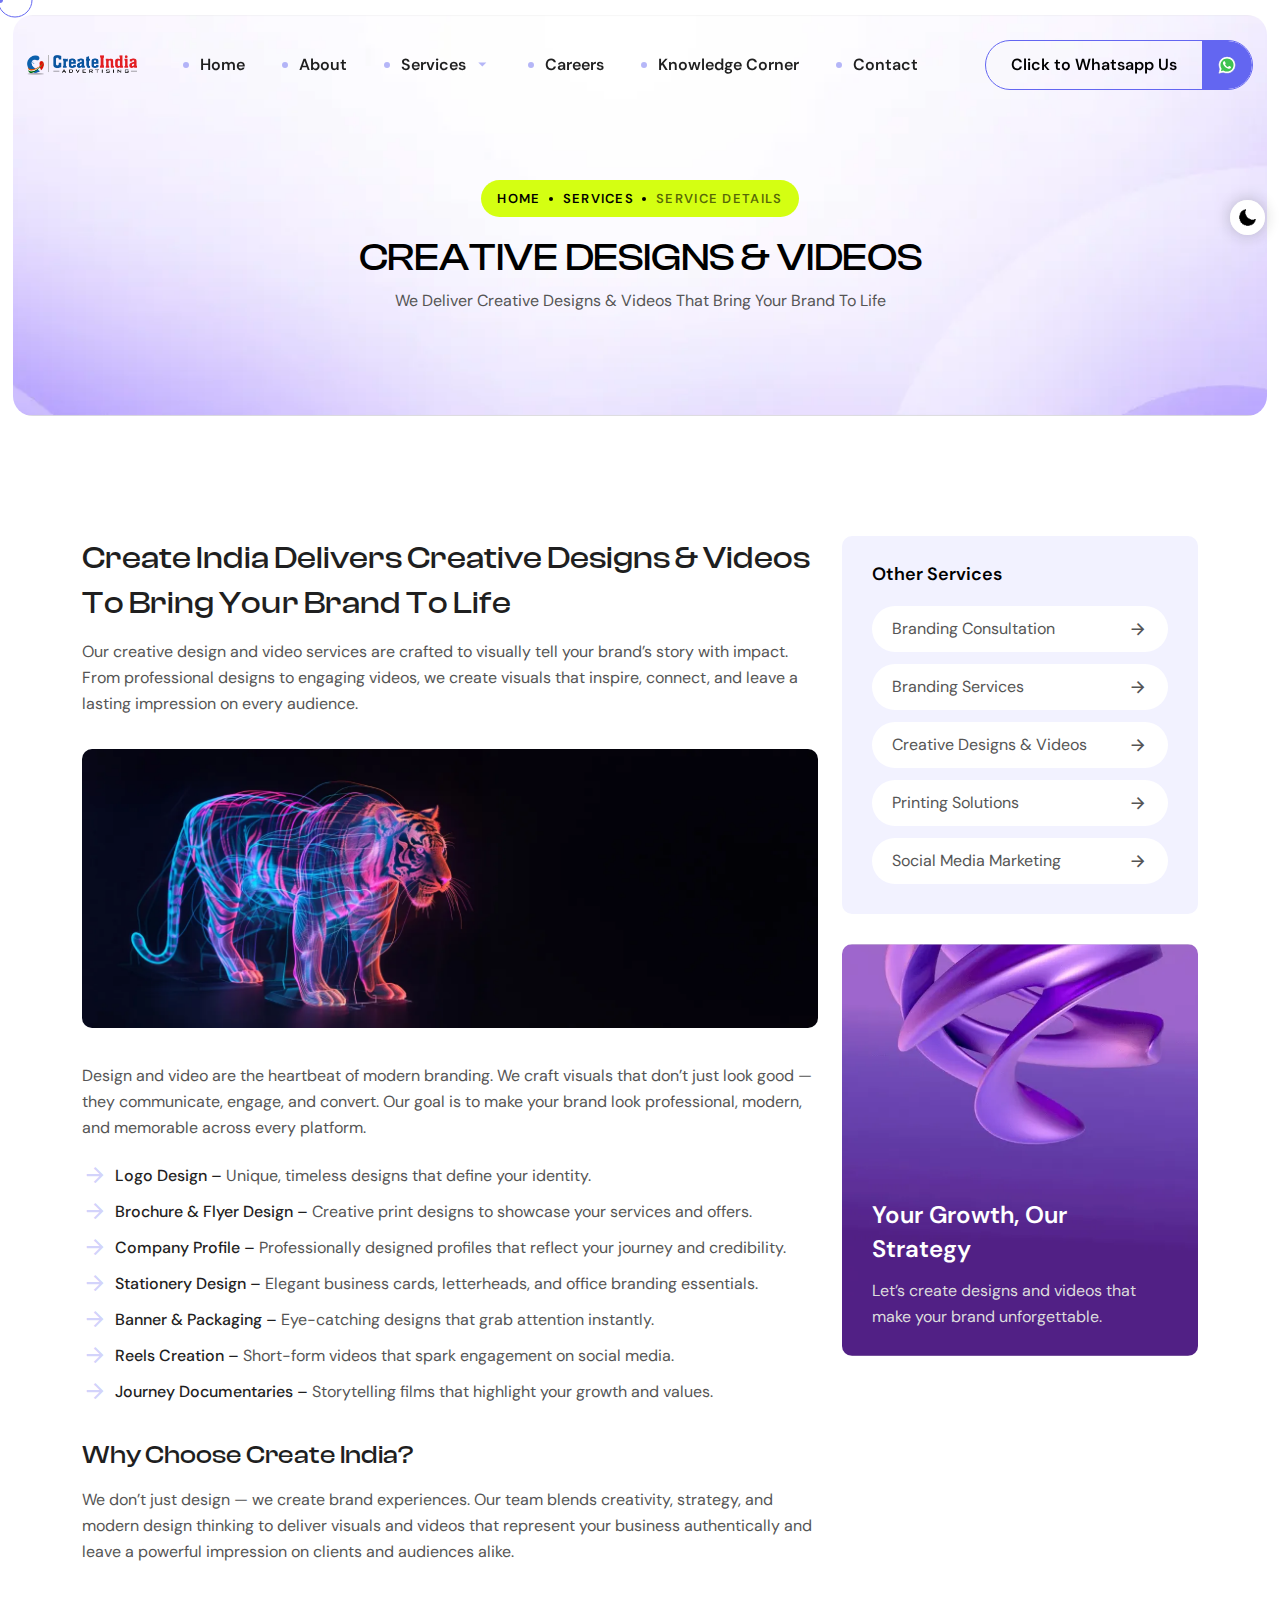
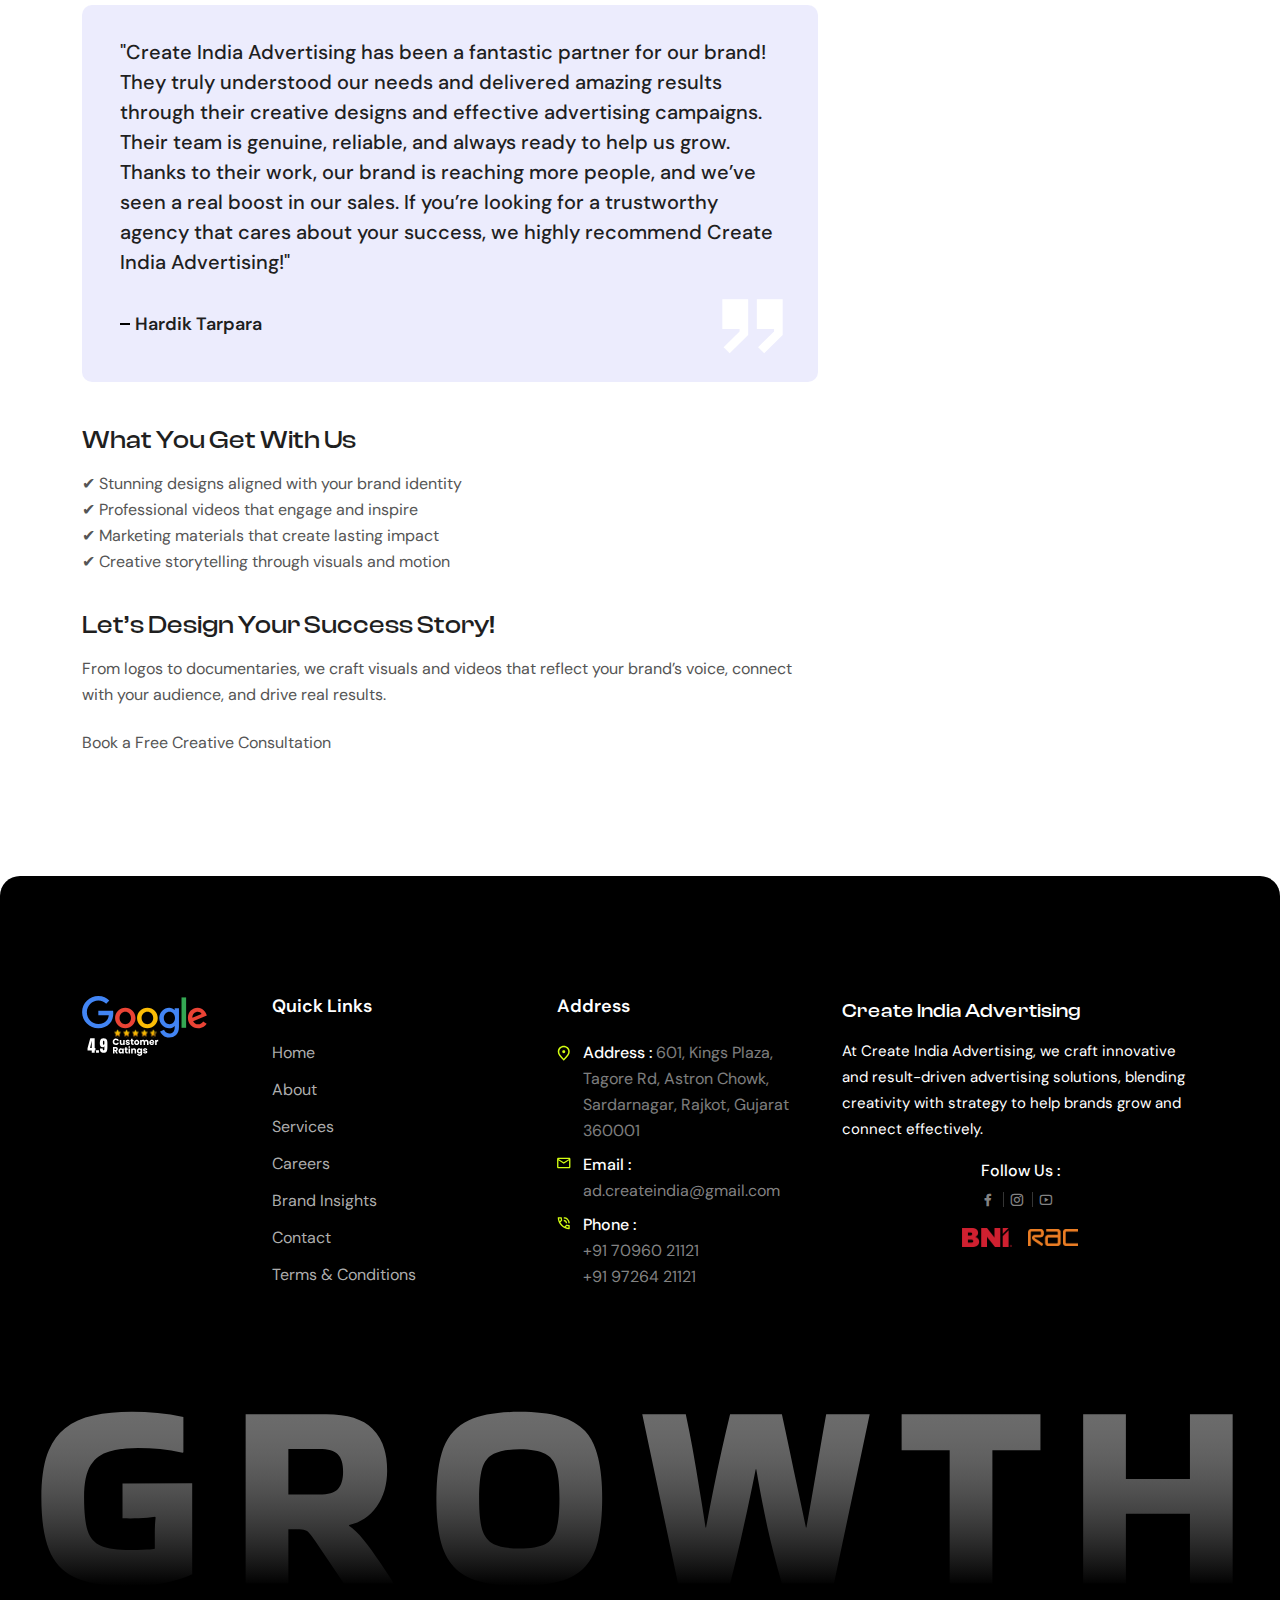
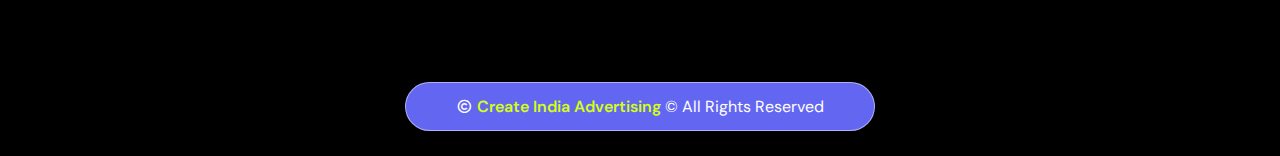
<file: creatives.html>
<!DOCTYPE html>
<html lang="zxx">

<head>
  <!-- Required meta tags -->
  <meta charset="utf-8" />
  <meta name="viewport" content="width=device-width, initial-scale=1" />

  <!-- Primary Meta Tags -->
  <title>Creative Designs & Video Editing | Create India Advertising</title>
  <meta name="title" content="Creative Designs & Video Editing | Create India Advertising" />
  <meta name="description"
    content="Create India Advertising in Rajkot offers professional creative design and video editing services. Elevate your brand with eye-catching graphics, ads, and marketing videos that connect with your audience." />
  <meta name="keywords"
    content="creative design Rajkot, video editing Rajkot, ad creatives, marketing videos Gujarat, social media graphics, branding designs, Create India Advertising" />
  <meta name="author" content="Create India Advertising" />

  <!-- Canonical -->
  <link rel="canonical" href="https://thecreateindia.com/creatives.html" />

  <!-- Open Graph / Facebook -->
  <meta property="og:type" content="website" />
  <meta property="og:url" content="https://thecreateindia.com/creatives.html" />
  <meta property="og:title" content="Creative Designs & Video Editing | Create India Advertising" />
  <meta property="og:description"
    content="Boost your brand with professional creative design and video editing by Create India Advertising. Stunning visuals and engaging videos for maximum impact." />
  <meta property="og:image" content="https://thecreateindia.com/assets/img/favicon.webp" />

  <!-- Contact Info for SEO -->
  <meta name="contact" content="ad.createindia@gmail.com, +91 70960 21121, +91 97264 21121" />
  <meta name="address" content="601, Kings Plaza, Tagore Rd, Astron Chowk, Sardarnagar, Rajkot, Gujarat 360001" />

  <!-- Social Profiles -->
  <meta property="og:see_also" content="https://www.facebook.com/CreateIndiaAdvertising/" />
  <meta property="og:see_also" content="https://www.instagram.com/create_india_advertising/" />
  <meta property="og:see_also" content="https://www.youtube.com/@CreateIndiaAdvertising" />

  <!-- Link of CSS files -->
  <link rel="stylesheet" href="assets/css/bootstrap.min.css" />
  <link rel="stylesheet" href="assets/css/swiper-bundle.min.css" />
  <link rel="stylesheet" href="assets/css/scrollcue.min.css" />
  <link rel="stylesheet" href="assets/css/remixicon.css" />
  <link rel="stylesheet" href="assets/css/header.css" />
  <link rel="stylesheet" href="assets/css/style.css" />
  <link rel="stylesheet" href="assets/css/footer.css" />
  <link rel="stylesheet" href="assets/css/responsive.css" />
  <link rel="stylesheet" href="assets/css/dark-theme.css" />

  <!-- Favicon -->
  <link rel="icon" type="image/png" href="assets/img/favicon.webp" />
</head>

<body>
  <!--  Preloader Start -->
  <div class="preloader-area" id="preloader">
    <div class="spinner">
      <div></div>
      <div></div>
      <div></div>
      <div></div>
      <div></div>
    </div>
  </div>
  <!--  Preloader End -->

  <!-- Theme Switcher Start -->
  <div class="switch-theme-mode">
    <label id="switch" class="switch">
      <input type="checkbox" onchange="toggleTheme()" id="slider" />
      <span class="slider round"></span>
    </label>
  </div>
  <!-- Theme Switcher End -->

  <!-- Custom Cursor -->
  <div class="cursor"><span class="cursor-text"></span></div>
  <div class="cursor-inner"></div>

  <div id="smooth-wrapper">
    <div id="smooth-content">
      <!-- Navbar Start -->
      <div class="navbar-area style-two position-relative" id="navbar">
        <div class="container-fluid">
          <div class="navbar-wrapper d-flex justify-content-between align-items-center">
            <!-- Logo -->
            <a href="index.html" class="navbar-brand">
              <img src="assets/img/logo.webp" alt="Logo" class="logo-light" width="150" />
              <img src="assets/img/logo-white.webp" alt="Logo" class="logo-dark" width="150" />
            </a>

            <!-- Menu -->
            <div class="menu-area mx-auto">
              <div class="overlay"></div>
              <nav class="menu">
                <div class="menu-mobile-header">
                  <button type="button" class="menu-mobile-arrow bg-transparent border-0">
                    <i class="ri-arrow-left-s-line"></i>
                  </button>
                  <div class="menu-mobile-title"></div>
                  <button type="button" class="menu-mobile-close bg-transparent border-0">
                    <i class="ri-close-line"></i>
                  </button>
                </div>
                <ul class="menu-section p-0 mb-0 lh-1">
                  <li><a href="index.html">Home</a></li>
                  <li><a href="about-us.html">About</a></li>
                  <li class="menu-item-has-children">
                    <a href="services.html">Services <i class="ri-arrow-down-s-fill"></i></a>
                    <ul class="menu-subs menu-column-1">
                      <li>
                        <a href="brandingservices.html">Branding Services</a>
                      </li>
                      <li>
                        <a href="socialmediamarketing.html">Social Media Marketing</a>
                      </li>
                      <li>
                        <a href="brandingconsultation.html">Branding Consultation</a>
                      </li>
                      <li>
                        <a href="printsolution.html">Printing Solutions</a>
                      </li>
                      <li>
                        <a href="creatives.html">Creative Designs & Videos</a>
                      </li>
                    </ul>
                  </li>
                  <li><a href="careers.html">Careers</a></li>
                  <li><a href="insights.html">Knowledge Corner</a></li>
                  <li><a href="contact.html">Contact</a></li>
                </ul>
              </nav>
            </div>

            <!-- Right Side Options -->
            <div class="other-options d-flex flex-wrap align-items-center justify-content-end">
              <div class="option-item">
                <div class="d-flex flex-wrap align-items-center">
                  <!-- Mobile WhatsApp Button -->
                  <div class="mobile-options position-relative d-lg-none me-3">
                    <button class="dropdown-toggle text-center bg-transparent border-0 p-0 transition" type="button"
                      data-bs-toggle="dropdown" aria-expanded="true">
                      <i class="ri-more-fill"></i>
                    </button>
                    <div class="dropdown-menu dropdown-menu-centered mobile-option-list top-1 border-0"
                      data-bs-popper="static">
                      <a href="https://wa.me/917096021121?text=I%20went%20through%20your%20website%20and%20would%20love%20to%20understand%20more%20about%20your%20branding%20solutions." target="_blank"
                        class="btn style-three fw-semibold position-relative round-oval">
                        Click to Whatsapp Us
                        <span
                          class="position-absolute top-0 end-0 h-100 d-flex flex-column align-items-center justify-content-center">
                          <img src="assets/img/icons/whatsapp.svg" alt="WhatsApp Icon" style="
                                width: 20px;
                                height: 20px;
                                object-fit: contain;
                              " />
                        </span>
                      </a>
                    </div>
                  </div>
                </div>
              </div>

              <!-- Desktop WhatsApp Button -->
              <div class="option-item d-lg-block d-none">
                <a href="https://wa.me/917096021121?text=I%20went%20through%20your%20website%20and%20would%20love%20to%20understand%20more%20about%20your%20branding%20solutions." target="_blank"
                  class="btn style-three fw-semibold position-relative round-oval">
                  Click to Whatsapp Us
                  <span
                    class="position-absolute top-0 end-0 h-100 d-flex flex-column align-items-center justify-content-center">
                    <img src="assets/img/icons/whatsapp.svg" alt="WhatsApp Icon"
                      style="width: 20px; height: 20px; object-fit: contain" />
                  </span>
                </a>
              </div>

              <!-- Mobile Menu Trigger -->
              <div class="option-item d-lg-none">
                <button type="button" class="menu-mobile-trigger">
                  <span></span>
                  <span></span>
                  <span></span>
                  <span></span>
                </button>
              </div>
            </div>
          </div>
        </div>
      </div>
      <!-- Navbar End -->

      <!-- Breadcrumb Start -->
      <div class="breadcrumb-area bg-f round-20 position-relative z-1">
        <div class="container text-center">
          <ul class="br-menu text-center bg_secondary d-inline-block list-unstyled mb-15">
            <li class="position-relative fs-13 fw-semibold ls-1 d-inline-block">
              <a href="index.html">HOME</a>
            </li>
            <li class="position-relative fs-13 fw-semibold ls-1 d-inline-block">
              <a href="index.html">SERVICES</a>
            </li>
            <li class="position-relative fs-13 fw-semibold ls-1 d-inline-block">
              SERVICE DETAILS
            </li>
          </ul>
          <h2 class="section-title style-one fw-medium font-secondary text-black text-center mb-6">
            CREATIVE DESIGNS & VIDEOS
          </h2>
          <p>
            We Deliver Creative Designs & Videos That Bring Your Brand To Life
          </p>
        </div>
      </div>
      <!-- Breadcrumb End -->

      <!-- Service Details Start -->
      <div class="container style-one ptb-130">
        <div class="row">
          <div class="col-xl-8">
            <div class="service-desc">
              <div class="single-para">
                <h1 class="font-secondary fw-medium">
                  Create India Delivers Creative Designs & Videos To Bring
                  Your Brand To Life
                </h1>
                <p>
                  Our creative design and video services are crafted to visually tell your brand’s story with impact. From professional designs to engaging videos, we create visuals that inspire, connect, and leave a lasting impression on every audience.
                </p>
              </div>
              <div class="service-img round-10 mb-35">
                <img src="assets/img/services/creative.webp" alt="Creative Designs & Videos" class="round-10"/>
              </div>
              <div class="single-para">
                <p>
                  Design and video are the heartbeat of modern branding. We craft visuals that don’t just look good — they communicate, engage, and convert. Our goal is to make your brand look professional, modern, and memorable across every platform.
                </p>

                        <ul class="feature-list style-one list-unstyled">
  <li class="position-relative">
    <i class="ri-arrow-right-line"></i><span class="fw-medium text-title">Logo Design –</span>
    Unique, timeless designs that define your identity.
  </li>
  <li class="position-relative">
    <i class="ri-arrow-right-line"></i><span class="fw-medium text-title">Brochure & Flyer Design –</span>
    Creative print designs to showcase your services and offers.
  </li>
  <li class="position-relative">
    <i class="ri-arrow-right-line"></i><span class="fw-medium text-title">Company Profile –</span>
    Professionally designed profiles that reflect your journey and credibility.
  </li>
  <li class="position-relative">
    <i class="ri-arrow-right-line"></i><span class="fw-medium text-title">Stationery Design –</span>
    Elegant business cards, letterheads, and office branding essentials.
  </li>
  <li class="position-relative">
    <i class="ri-arrow-right-line"></i><span class="fw-medium text-title">Banner & Packaging –</span>
    Eye-catching designs that grab attention instantly.
  </li>
  <li class="position-relative">
    <i class="ri-arrow-right-line"></i><span class="fw-medium text-title">Reels Creation –</span>
    Short-form videos that spark engagement on social media.
  </li>
  <li class="position-relative">
    <i class="ri-arrow-right-line"></i><span class="fw-medium text-title">Journey Documentaries –</span>
    Storytelling films that highlight your growth and values.
  </li>
                        </ul>



              </div>
              <div class="single-para">
                <h4 class="font-secondary fw-medium">
                  Why Choose Create India?
                </h4>
                <p>
                  We don’t just design — we create brand experiences. Our team blends creativity, strategy, and modern design thinking to deliver visuals and videos that represent your business authentically and leave a powerful impression on clients and audiences alike.
                </p>
              </div>
              <div class="wp-blockquote round-10">
                <p class="text-title fw-medium">
                  "Create India Advertising has been a fantastic partner for our brand! They truly understood our needs and delivered amazing results through their creative designs and effective advertising campaigns. Their team is genuine, reliable, and always ready to help us grow. Thanks to their work, our brand is reaching more people, and we’ve seen a real boost in our sales. If you’re looking for a trustworthy agency that cares about your success, we highly recommend Create India Advertising!"
                </p>
                <div class="d-flex flex-wrap align-items-center justify-content-between">
                  <div class="client-info">
                    <h5 class="fs-18 fw-semibold mb-1">Hardik Tarpara</h5>
                  </div>
                  <img src="assets/img/icons/quote-white-large.svg" alt="Quote" />
                </div>
              </div>
              
              <div class="single-para">
              <h4 class="font-secondary fw-medium">What You Get With Us</h4>
              <p>
                ✔ Stunning designs aligned with your brand identity<br>
                ✔ Professional videos that engage and inspire<br>
                ✔ Marketing materials that create lasting impact<br>
                ✔ Creative storytelling through visuals and motion
              </p>
              </div>

              <div class="single-para">
                <h4 class="font-secondary fw-medium">
                  Let’s Design Your Success Story!
                </h4>
                <p>
                  From logos to documentaries, we craft visuals and videos that reflect your brand’s voice, connect with your audience, and drive real results.
                </p>
                <p>
                  Book a Free Creative Consultation
                </p>
              </div>
            </div>
          </div>
          <div class="col-xl-4 ps-xxl-5">
            <div class="sidebar mt-lg-50">
              <div class="sidebar-widget round-10">
                <h3 class="sidebar-widget-title fs-18 fw-semibold text-black mb-20">
                  Other Services
                </h3>
                <ul class="service-category-list list-unstyled mb-0">
                  <li>
                    <a href="brandingconsultation.html">Branding Consultation
                      <i class="ri-arrow-right-line"></i></a>
                  </li>
                  <li>
                    <a href="brandingservices.html">Branding Services <i class="ri-arrow-right-line"></i></a>
                  </li>
                  <li>
                    <a href="creatives.html">Creative Designs & Videos
                      <i class="ri-arrow-right-line"></i></a>
                  </li>
                  <li>
                    <a href="printsolution.html">Printing Solutions <i class="ri-arrow-right-line"></i></a>
                  </li>
                  <li>
                    <a href="socialmediamarketing.html">Social Media Marketing <i class="ri-arrow-right-line"></i></a>
                  </li>
                </ul>
              </div>
              <div
                class="promo-widget style-one bg-f d-flex flex-column justify-content-end align-items-start round-10">
                <h3 class="fw-semibold text-white">
                  Your Growth, Our
                    Strategy
                </h3>
                <p class="text-offwhite mb-0">
                  Let’s create designs and videos that make your brand
                  unforgettable.
                </p>
              </div>
            </div>
          </div>
        </div>
      </div>
      <!-- Service Details End -->

      <!-- Footer Section Start -->
<footer class="footer-area style-two bg-black position-relative z-1 pt-130">
  <div class="container style-one">
    <div class="row justify-content-center mb-40">
      <div class="col-lg-2 col-md-6">
        <div class="footer-widget mb-30">
          <a href="index.html" class="logo">
            <img src="assets/img/Group 180.svg" alt="Logo" width="125" />
          </a>
        </div>
      </div>

      <div class="col-lg-3 col-md-6">
        <div class="footer-widget mb-30 ps-xxl-5 ms-xxl-1">
          <h3 class="footer-widget-title text-white fs-18 fw-semibold">
            Quick Links
          </h3>
          <ul class="footer-menu list-unstyled mb-0">
            <li><a href="index.html">Home</a></li>
            <li><a href="about-us.html">About</a></li>
            <li><a href="services.html">Services</a></li>
            <li><a href="careers.html">Careers</a></li>
            <li><a href="insights.html">Brand Insights</a></li>
            <li><a href="contact.html">Contact</a></li>
            <li><a href="terms-conditions.html">Terms & Conditions</a></li>
          </ul>
        </div>
      </div>

      <div class="col-lg-3 col-md-6 ps-xxl-0 pe-xxl-5 pe-lg-4">
        <div class="footer-widget mb-30">
          <h3 class="footer-widget-title text-white fs-18 fw-semibold">
            Address
          </h3>
          <ul class="contact-info list-unstyled mb-0">
            <li class="position-relative">
              <img src="assets/img/icons/pin-small.svg" alt="Icon" />
              <span class="text-white fw-medium">Address :</span>
              601, Kings Plaza, Tagore Rd, Astron Chowk, Sardarnagar,
              Rajkot, Gujarat 360001
            </li>
            <li class="position-relative">
              <img src="assets/img/icons/mail-small.svg" alt="Icon" />
              <span class="text-white fw-medium d-block">Email :</span>
              <a href="mailto:ad.createindia@gmail.com">ad.createindia@gmail.com</a>
            </li>
            <li class="position-relative">
              <img src="assets/img/icons/phone-small.svg" alt="Icon" />
              <span class="text-white fw-medium d-block">Phone :</span>
              <a href="tel:+917096021121">+91 70960 21121</a><br />
              <a href="tel:+919726421121">+91 97264 21121</a>
            </li>
          </ul>
        </div>
      </div>

      <div class="col-lg-4 col-md-6 ps-xxl-4 pe-xxl-1">
        <div class="footer-widget mb-30">
          <h3 class="text-white fs-20 font-secondary fw-medium mb-12">
            Create India Advertising
          </h3>
          <p class="text-white fs-15">
            At Create India Advertising, we craft innovative and
            result-driven advertising solutions, blending creativity
            with strategy to help brands grow and connect effectively.
          </p>
          <div class="post-share d-flex flex-wrap align-items-center justify-content-center flex-column">
            <span class="text-white fw-medium mb-2">Follow Us :</span>
            <ul class="social-profile style-one list-unstyled mb-3 d-flex">
              <li>
                <a href="https://www.facebook.com/CreateIndiaAdvertising/" target="_blank"
                  class="d-flex flex-column align-items-center justify-content-center rounded-circle"><i
                    class="ri-facebook-fill"></i></a>
              </li>
              <li>
                <a href="https://www.instagram.com/create_india_advertising/" target="_blank"
                  class="d-flex flex-column align-items-center justify-content-center rounded-circle"><i
                    class="ri-instagram-line"></i></a>
              </li>
              <li>
                <a href="https://www.youtube.com/@CreateIndiaAdvertising" target="_blank"
                  class="d-flex flex-column align-items-center justify-content-center rounded-circle">
                  <i class="ri-youtube-line"></i>
                </a>
              </li>
            </ul>

            <!-- BNI & RAC Logos Centered After Social -->
            <div class="d-flex align-items-center justify-content-center gap-3">
              <a href="index.html" class="logo"><img src="assets/img/Awards/BNI.png" alt="BNI Logo" width="50" /></a>
              <a href="index.html" class="logo"><img src="assets/img/Awards/RAC.png" alt="RAC Logo" width="50" /></a>
            </div>
          </div>
        </div>
      </div>
    </div>
  </div>

  <div class="footer-bottom position-relative overflow-hidden z-1">
    <div class="container-fluid position-relative pb-130">
      <img src="assets/img/footertext.svg" alt="Logo" />
      <p
        class="copyright-text position-absolute bg_primary round-oval d-inline-block text-white text-center mb-0">
        <i class="ri-copyright-line"></i>
        <span class="text_secondary fw-semibold">Create India Advertising</span>
        © All Rights Reserved
      </p>
    </div>
  </div>
</footer>
<!-- Footer End -->


    </div>
  </div>
  <!-- Back to Top -->
  <div id="progress-wrap" class="progress-wrap style-one">
    <svg class="progress-circle svg-content" width="100%" height="100%" viewBox="-1 -1 102 102">
      <path id="progress-path" d="M50,1 a49,49 0 0,1 0,98 a49,49 0 0,1 0,-98" />
    </svg>
  </div>

  <!-- Link of JS files -->

  <script src="assets/js/bootstrap.bundle.min.js"></script>
  <script src="assets/js/megamenu.js"></script>
  <script src="assets/js/swiper-bundle.min.js"></script>
  <script src="assets/js/fslightbox.js"></script>
  <script src="assets/js/gsap.min.js"></script>
  <script src="assets/js/scrollTrigger.min.js"></script>
  <script src="assets/js/lenis.min.js"></script>
  <script src="assets/js/scrollToPlugin.js"></script>
  <script src="assets/js/SplitText.min.js"></script>
  <script src="assets/js/customEase.js"></script>
  <script src="assets/js/scrollcue.min.js"></script>
  <script src="assets/js/main.js"></script>
</body>

</html>
</file>
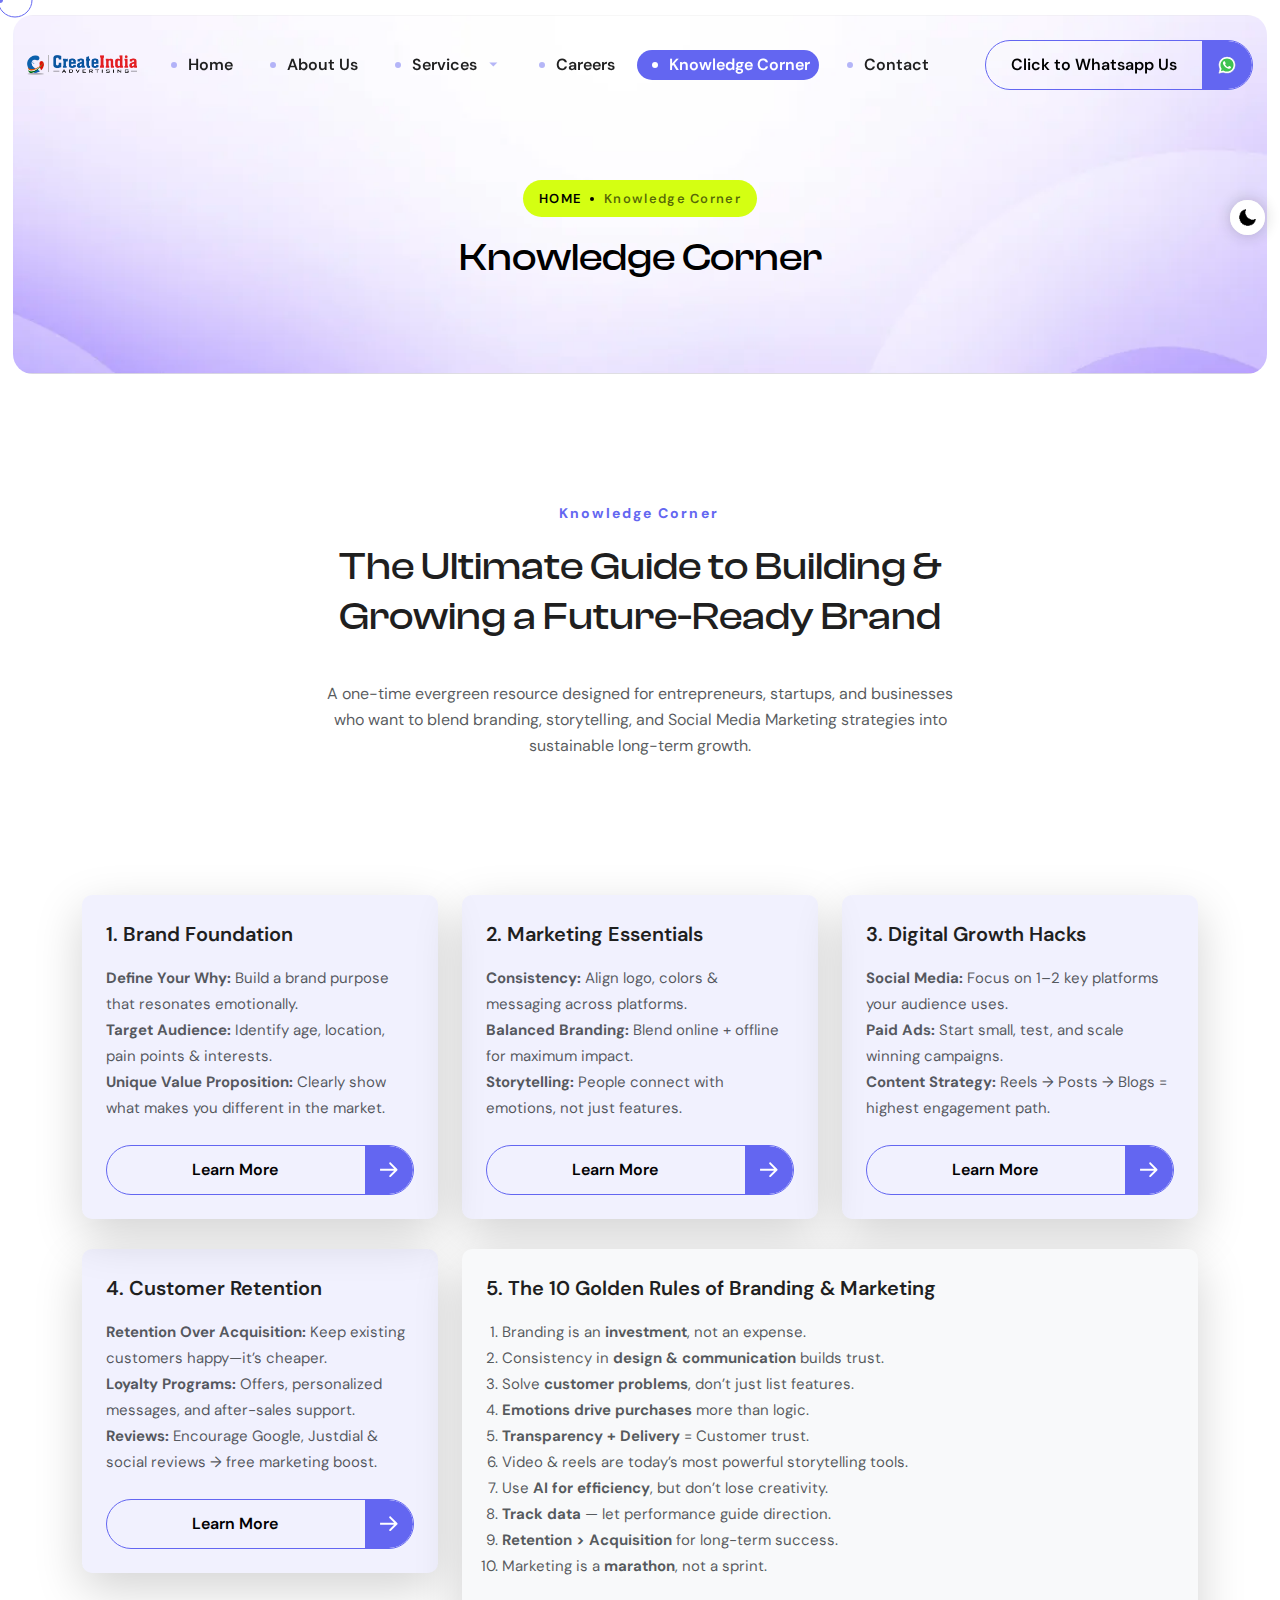
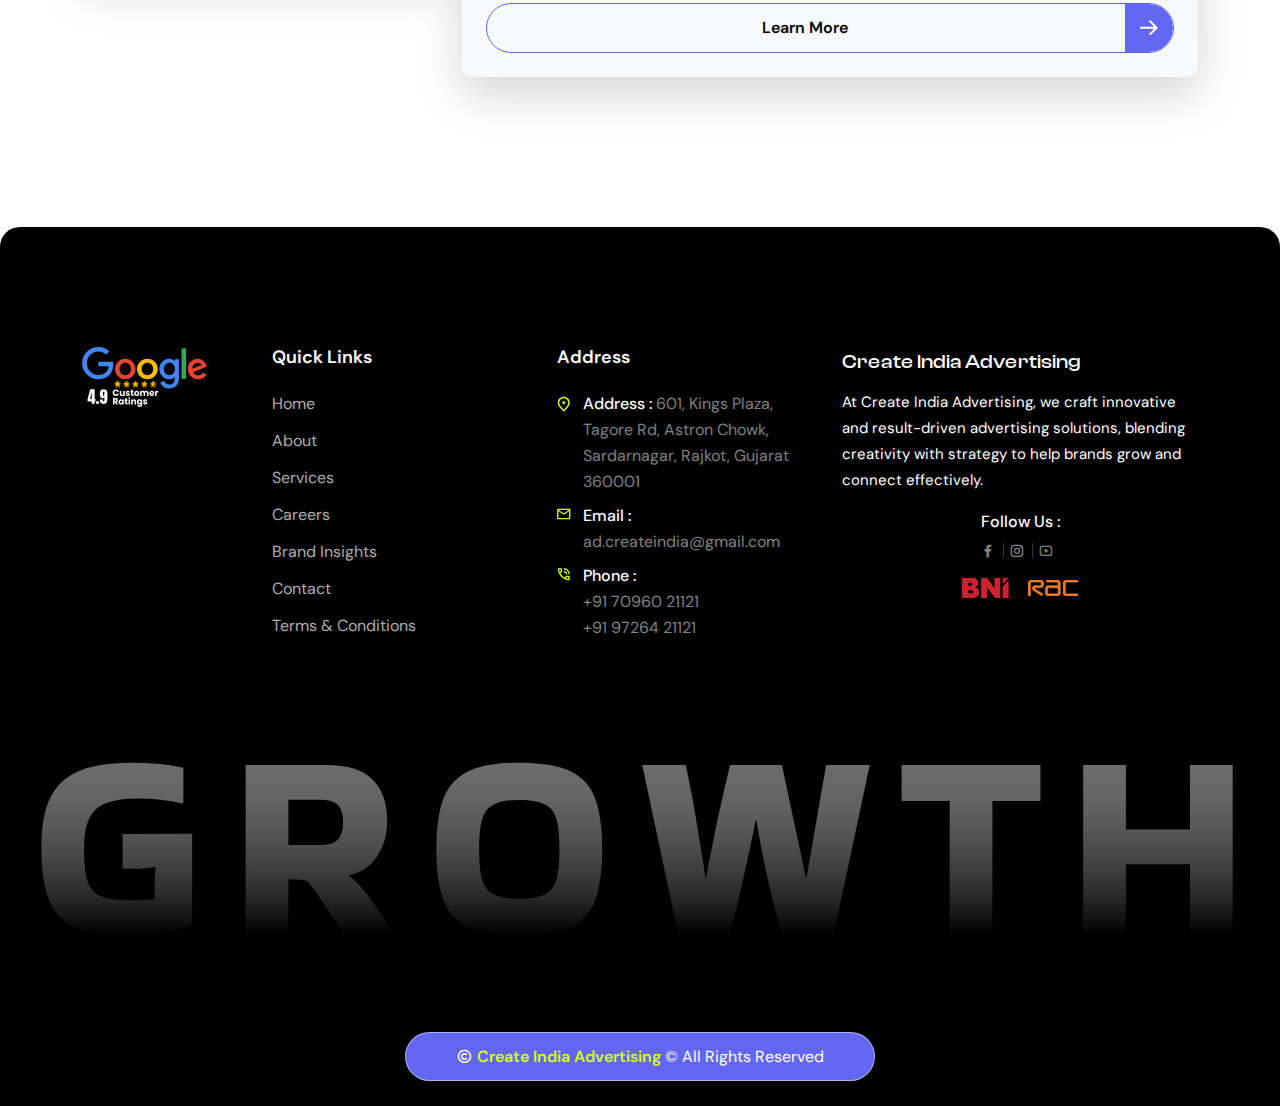
<file: insights.html>
<!DOCTYPE html>
<html lang="zxx">

<head>
  <!-- Required meta tags -->
  <meta charset="utf-8" />
  <meta name="viewport" content="width=device-width, initial-scale=1" />

  <!-- Primary Meta Tags -->
  <title>Knowledge Corner & Tools | Create India Advertising</title>
  <meta name="title" content="Knowledge Corner & Tools | Create India Advertising" />
  <meta name="description"
    content="Explore Knowledge Corner and top AI tools with Create India Advertising. Access curated resources for productivity, marketing, design, and business growth powered by artificial intelligence." />
  <meta name="keywords"
    content="Knowledge Corner Rajkot, best AI tools, artificial intelligence productivity, AI marketing tools Gujarat, AI design tools, AI business growth, Create India Advertising AI resources" />
  <meta name="author" content="Create India Advertising" />

  <!-- Canonical -->
  <link rel="canonical" href="https://thecreateindia.com/insights.html" />

  <!-- Open Graph / Facebook -->
  <meta property="og:type" content="website" />
  <meta property="og:url" content="https://thecreateindia.com/insights.html" />
  <meta property="og:title" content="Knowledge Corner & Tools | Create India Advertising" />
  <meta property="og:description"
    content="Discover Knowledge Corner and powerful tools curated by Create India Advertising. From marketing to design, boost productivity with AI-driven solutions." />
  <meta property="og:image" content="https://thecreateindia.com/assets/img/favicon.webp" />

  <!-- Contact Info for SEO -->
  <meta name="contact" content="ad.createindia@gmail.com, +91 70960 21121, +91 97264 21121" />
  <meta name="address" content="601, Kings Plaza, Tagore Rd, Astron Chowk, Sardarnagar, Rajkot, Gujarat 360001" />

  <!-- Social Profiles -->
  <meta property="og:see_also" content="https://www.facebook.com/CreateIndiaAdvertising/" />
  <meta property="og:see_also" content="https://www.instagram.com/create_india_advertising/" />
  <meta property="og:see_also" content="https://www.youtube.com/@CreateIndiaAdvertising" />

  <!-- Link of CSS files -->
  <link rel="stylesheet" href="assets/css/bootstrap.min.css" />
  <link rel="stylesheet" href="assets/css/swiper-bundle.min.css" />
  <link rel="stylesheet" href="assets/css/scrollcue.min.css" />
  <link rel="stylesheet" href="assets/css/remixicon.css" />
  <link rel="stylesheet" href="assets/css/header.css" />
  <link rel="stylesheet" href="assets/css/style.css" />
  <link rel="stylesheet" href="assets/css/footer.css" />
  <link rel="stylesheet" href="assets/css/responsive.css" />
  <link rel="stylesheet" href="assets/css/dark-theme.css" />

  <!-- Favicon -->
  <link rel="icon" type="image/png" href="assets/img/favicon.webp" />
</head>

<body>
  <!--  Preloader Start -->
  <div class="preloader-area" id="preloader">
    <div class="spinner">
      <div></div>
      <div></div>
      <div></div>
      <div></div>
      <div></div>
    </div>
  </div>
  <!--  Preloader End -->

  <!-- Theme Switcher Start -->
  <div class="switch-theme-mode">
    <label id="switch" class="switch">
      <input type="checkbox" onchange="toggleTheme()" id="slider" />
      <span class="slider round"></span>
    </label>
  </div>
  <!-- Theme Switcher End -->

  <!-- Custom Cursor -->
  <div class="cursor"><span class="cursor-text"></span></div>
  <div class="cursor-inner"></div>

  <div id="smooth-wrapper">
    <div id="smooth-content">
      <!-- Navbar Start -->
      <div class="navbar-area style-two position-relative" id="navbar">
        <div class="container-fluid">
          <div class="navbar-wrapper d-flex justify-content-between align-items-center">
            <!-- Logo -->
            <a href="index.html" class="navbar-brand">
              <img src="assets/img/logo.webp" alt="Logo" class="logo-light" width="150" />
              <img src="assets/img/logo-white.webp" alt="Logo" class="logo-dark" width="150" />
            </a>

            <!-- Menu -->
            <div class="menu-area mx-auto">
              <div class="overlay"></div>
              <nav class="menu">
                <div class="menu-mobile-header">
                  <button type="button" class="menu-mobile-arrow bg-transparent border-0">
                    <i class="ri-arrow-left-s-line"></i>
                  </button>
                  <div class="menu-mobile-title"></div>
                  <button type="button" class="menu-mobile-close bg-transparent border-0">
                    <i class="ri-close-line"></i>
                  </button>
                </div>
                <ul class="menu-section p-0 mb-0 lh-1">
                  <li><a href="index.html">Home</a></li>
                  <li><a href="about-us.html">About Us</a></li>
                  <li class="menu-item-has-children">
                    <a href="services.html">Services <i class="ri-arrow-down-s-fill"></i></a>
                    <ul class="menu-subs menu-column-1">
                      <li>
                        <a href="brandingservices.html">Branding Services</a>
                      </li>
                      <li>
                        <a href="socialmediamarketing.html">Social Media Marketing</a>
                      </li>
                      <li>
                        <a href="brandingconsultation.html">Branding Consultation</a>
                      </li>
                      <li>
                        <a href="printsolution.html">Printing Solutions</a>
                      </li>
                      <li>
                        <a href="creatives.html">Creative Designs & Videos</a>
                      </li>
                    </ul>
                  </li>
                  <li><a href="careers.html">Careers</a></li>
                  <li>
                    <a href="insights.html" class="active">Knowledge Corner</a>
                  </li>
                  <li><a href="contact.html">Contact</a></li>
                </ul>
              </nav>
            </div>

            <!-- Right Side Options -->
            <div class="other-options d-flex flex-wrap align-items-center justify-content-end">
              <div class="option-item">
                <div class="d-flex flex-wrap align-items-center">
                  <!-- Mobile WhatsApp Button -->
                  <div class="mobile-options position-relative d-lg-none me-3">
                    <button class="dropdown-toggle text-center bg-transparent border-0 p-0 transition" type="button"
                      data-bs-toggle="dropdown" aria-expanded="true">
                      <i class="ri-more-fill"></i>
                    </button>
                    <div class="dropdown-menu dropdown-menu-centered mobile-option-list top-1 border-0"
                      data-bs-popper="static">
                      <a href="https://wa.me/917096021121?text=I%20went%20through%20your%20website%20and%20would%20love%20to%20understand%20more%20about%20your%20branding%20solutions." target="_blank"
                        class="btn style-three fw-semibold position-relative round-oval">
                        Click to Whatsapp Us
                        <span
                          class="position-absolute top-0 end-0 h-100 d-flex flex-column align-items-center justify-content-center">
                          <img src="assets/img/icons/whatsapp.svg" alt="WhatsApp Icon" style="
                                width: 20px;
                                height: 20px;
                                object-fit: contain;
                              " />
                        </span>
                      </a>
                    </div>
                  </div>
                </div>
              </div>

              <!-- Desktop WhatsApp Button -->
              <div class="option-item d-lg-block d-none">
                <a href="https://wa.me/917096021121?text=I%20went%20through%20your%20website%20and%20would%20love%20to%20understand%20more%20about%20your%20branding%20solutions." target="_blank"
                  class="btn style-three fw-semibold position-relative round-oval">
                  Click to Whatsapp Us
                  <span
                    class="position-absolute top-0 end-0 h-100 d-flex flex-column align-items-center justify-content-center">
                    <img src="assets/img/icons/whatsapp.svg" alt="WhatsApp Icon"
                      style="width: 20px; height: 20px; object-fit: contain" />
                  </span>
                </a>
              </div>

              <!-- Mobile Menu Trigger -->
              <div class="option-item d-lg-none">
                <button type="button" class="menu-mobile-trigger">
                  <span></span>
                  <span></span>
                  <span></span>
                  <span></span>
                </button>
              </div>
            </div>
          </div>
        </div>
      </div>
      <!-- Navbar End -->

      <!-- Breadcrumb Start -->
      <div class="breadcrumb-area bg-f round-20 position-relative z-1">
        <div class="container text-center">
          <ul class="br-menu text-center bg_secondary d-inline-block list-unstyled mb-15">
            <li class="position-relative fs-13 fw-semibold ls-1 d-inline-block">
              <a href="index.html">HOME</a>
            </li>
            <li class="position-relative fs-13 fw-semibold ls-1 d-inline-block">
              Knowledge Corner
            </li>
          </ul>
          <h2 class="section-title style-one fw-medium font-secondary text-black text-center mb-6">
            Knowledge Corner
          </h2>
        </div>
      </div>
      <!-- Breadcrumb End -->

      <!-- Knowledge Corner Section Start -->
<div class="container style-one pt-130">
  <div class="row">
    <div class="col-xl-8 offset-xl-2 col-md-10 offset-md-1 text-center">
      <span class="section-subtitle style-two d-inline-block text_primary fw-bold fs-14 ls-15 mb-12">
        Knowledge Corner
      </span>
      <h2 class="section-title style-one fw-medium text-center text-title mb-40 px-xxl-5">
        The Ultimate Guide to Building & Growing a Future-Ready Brand
      </h2>
      <p class="fs-16 text-muted px-lg-5">
        A one-time evergreen resource designed for entrepreneurs,
        startups, and businesses who want to blend branding,
        storytelling, and Social Media Marketing strategies into sustainable
        long-term growth.
      </p>
    </div>
  </div>
</div>

<div class="container style-one ptb-130">
  <div class="row justify-content-center">
    <!-- 1. Brand Foundation -->
    <div class="col-xxl-4 col-xl-4 col-md-6">
      <div class="job-card style-one round-10 mb-30 shadow-lg p-4">
        <h3 class="fs-20 fw-semibold mb-3 text-title">1. Brand Foundation</h3>
        <ul class="list-unstyled mb-4 fs-15 text-muted">
          <li><strong>Define Your Why:</strong> Build a brand purpose that resonates emotionally.</li>
          <li><strong>Target Audience:</strong> Identify age, location, pain points & interests.</li>
          <li><strong>Unique Value Proposition:</strong> Clearly show what makes you different in the market.</li>
        </ul>
        <!-- Button -->
        <button class="btn style-three d-block w-100 fw-semibold position-relative round-oval" type="button">
          Learn More
          <span class="position-absolute top-0 end-0 h-100 d-flex flex-column align-items-center justify-content-center">
            <img src="assets/img/icons/right-arrow-white.svg" alt="Icon" />
          </span>
        </button>
      </div>
    </div>

    <!-- 2. Marketing Essentials -->
    <div class="col-xxl-4 col-xl-4 col-md-6">
      <div class="job-card style-one round-10 mb-30 shadow-lg p-4">
        <h3 class="fs-20 fw-semibold mb-3 text-title">2. Marketing Essentials</h3>
        <ul class="list-unstyled mb-4 fs-15 text-muted">
          <li><strong>Consistency:</strong> Align logo, colors & messaging across platforms.</li>
          <li><strong>Balanced Branding:</strong> Blend online + offline for maximum impact.</li>
          <li><strong>Storytelling:</strong> People connect with emotions, not just features.</li>
        </ul>
        <!-- Button -->
        <button class="btn style-three d-block w-100 fw-semibold position-relative round-oval" type="button">
          Learn More
          <span class="position-absolute top-0 end-0 h-100 d-flex flex-column align-items-center justify-content-center">
            <img src="assets/img/icons/right-arrow-white.svg" alt="Icon" />
          </span>
        </button>
      </div>
    </div>

    <!-- 3. Digital Growth Hacks -->
    <div class="col-xxl-4 col-xl-4 col-md-6">
      <div class="job-card style-one round-10 mb-30 shadow-lg p-4">
        <h3 class="fs-20 fw-semibold mb-3 text-title">3. Digital Growth Hacks</h3>
        <ul class="list-unstyled mb-4 fs-15 text-muted">
          <li><strong>Social Media:</strong> Focus on 1–2 key platforms your audience uses.</li>
          <li><strong>Paid Ads:</strong> Start small, test, and scale winning campaigns.</li>
          <li><strong>Content Strategy:</strong> Reels → Posts → Blogs = highest engagement path.</li>
        </ul>
        <!-- Button -->
        <button class="btn style-three d-block w-100 fw-semibold position-relative round-oval" type="button">
          Learn More
          <span class="position-absolute top-0 end-0 h-100 d-flex flex-column align-items-center justify-content-center">
            <img src="assets/img/icons/right-arrow-white.svg" alt="Icon" />
          </span>
        </button>
      </div>
    </div>

    <!-- 4. Customer Retention -->
    <div class="col-xxl-4 col-xl-4 col-md-6">
      <div class="job-card style-one round-10 mb-30 shadow-lg p-4">
        <h3 class="fs-20 fw-semibold mb-3 text-title">4. Customer Retention</h3>
        <ul class="list-unstyled mb-4 fs-15 text-muted">
          <li><strong>Retention Over Acquisition:</strong> Keep existing customers happy—it’s cheaper.</li>
          <li><strong>Loyalty Programs:</strong> Offers, personalized messages, and after-sales support.</li>
          <li><strong>Reviews:</strong> Encourage Google, Justdial & social reviews → free marketing boost.</li>
        </ul>
        <!-- Button -->
        <button class="btn style-three d-block w-100 fw-semibold position-relative round-oval" type="button">
          Learn More
          <span class="position-absolute top-0 end-0 h-100 d-flex flex-column align-items-center justify-content-center">
            <img src="assets/img/icons/right-arrow-white.svg" alt="Icon" />
          </span>
        </button>
      </div>
    </div>

    <!-- 5. 10 Golden Rules -->
    <div class="col-xxl-8 col-xl-8 col-md-12">
      <div class="job-card style-one round-10 mb-30 shadow-lg p-4 bg-light">
        <h3 class="fs-20 fw-semibold mb-3 text-title">5. The 10 Golden Rules of Branding & Marketing</h3>
        <ol class="ps-3 fs-15 text-muted mb-4">
          <li>Branding is an <strong>investment</strong>, not an expense.</li>
          <li>Consistency in <strong>design & communication</strong> builds trust.</li>
          <li>Solve <strong>customer problems</strong>, don’t just list features.</li>
          <li><strong>Emotions drive purchases</strong> more than logic.</li>
          <li><strong>Transparency + Delivery</strong> = Customer trust.</li>
          <li>Video & reels are today’s most powerful storytelling tools.</li>
          <li>Use <strong>AI for efficiency</strong>, but don’t lose creativity.</li>
          <li><strong>Track data</strong> — let performance guide direction.</li>
          <li><strong>Retention > Acquisition</strong> for long-term success.</li>
          <li>Marketing is a <strong>marathon</strong>, not a sprint.</li>
        </ol>
        <!-- Button -->
        <button class="btn style-three d-block w-100 fw-semibold position-relative round-oval" type="button">
          Learn More
          <span class="position-absolute top-0 end-0 h-100 d-flex flex-column align-items-center justify-content-center">
            <img src="assets/img/icons/right-arrow-white.svg" alt="Icon" />
          </span>
        </button>
      </div>
    </div>
  </div>
</div>
<!-- Knowledge Corner Section End -->


      <!-- Footer Section Start -->
<footer class="footer-area style-two bg-black position-relative z-1 pt-130">
  <div class="container style-one">
    <div class="row justify-content-center mb-40">
      <div class="col-lg-2 col-md-6">
        <div class="footer-widget mb-30">
          <a href="index.html" class="logo">
            <img src="assets/img/Group 180.svg" alt="Logo" width="125" />
          </a>
        </div>
      </div>

      <div class="col-lg-3 col-md-6">
        <div class="footer-widget mb-30 ps-xxl-5 ms-xxl-1">
          <h3 class="footer-widget-title text-white fs-18 fw-semibold">
            Quick Links
          </h3>
          <ul class="footer-menu list-unstyled mb-0">
            <li><a href="index.html">Home</a></li>
            <li><a href="about-us.html">About</a></li>
            <li><a href="services.html">Services</a></li>
            <li><a href="careers.html">Careers</a></li>
            <li><a href="insights.html">Brand Insights</a></li>
            <li><a href="contact.html">Contact</a></li>
            <li><a href="terms-conditions.html">Terms & Conditions</a></li>
          </ul>
        </div>
      </div>

      <div class="col-lg-3 col-md-6 ps-xxl-0 pe-xxl-5 pe-lg-4">
        <div class="footer-widget mb-30">
          <h3 class="footer-widget-title text-white fs-18 fw-semibold">
            Address
          </h3>
          <ul class="contact-info list-unstyled mb-0">
            <li class="position-relative">
              <img src="assets/img/icons/pin-small.svg" alt="Icon" />
              <span class="text-white fw-medium">Address :</span>
              601, Kings Plaza, Tagore Rd, Astron Chowk, Sardarnagar,
              Rajkot, Gujarat 360001
            </li>
            <li class="position-relative">
              <img src="assets/img/icons/mail-small.svg" alt="Icon" />
              <span class="text-white fw-medium d-block">Email :</span>
              <a href="mailto:ad.createindia@gmail.com">ad.createindia@gmail.com</a>
            </li>
            <li class="position-relative">
              <img src="assets/img/icons/phone-small.svg" alt="Icon" />
              <span class="text-white fw-medium d-block">Phone :</span>
              <a href="tel:+917096021121">+91 70960 21121</a><br />
              <a href="tel:+919726421121">+91 97264 21121</a>
            </li>
          </ul>
        </div>
      </div>

      <div class="col-lg-4 col-md-6 ps-xxl-4 pe-xxl-1">
        <div class="footer-widget mb-30">
          <h3 class="text-white fs-20 font-secondary fw-medium mb-12">
            Create India Advertising
          </h3>
          <p class="text-white fs-15">
            At Create India Advertising, we craft innovative and
            result-driven advertising solutions, blending creativity
            with strategy to help brands grow and connect effectively.
          </p>
          <div class="post-share d-flex flex-wrap align-items-center justify-content-center flex-column">
            <span class="text-white fw-medium mb-2">Follow Us :</span>
            <ul class="social-profile style-one list-unstyled mb-3 d-flex">
              <li>
                <a href="https://www.facebook.com/CreateIndiaAdvertising/" target="_blank"
                  class="d-flex flex-column align-items-center justify-content-center rounded-circle"><i
                    class="ri-facebook-fill"></i></a>
              </li>
              <li>
                <a href="https://www.instagram.com/create_india_advertising/" target="_blank"
                  class="d-flex flex-column align-items-center justify-content-center rounded-circle"><i
                    class="ri-instagram-line"></i></a>
              </li>
              <li>
                <a href="https://www.youtube.com/@CreateIndiaAdvertising" target="_blank"
                  class="d-flex flex-column align-items-center justify-content-center rounded-circle">
                  <i class="ri-youtube-line"></i>
                </a>
              </li>
            </ul>

            <!-- BNI & RAC Logos Centered After Social -->
            <div class="d-flex align-items-center justify-content-center gap-3">
              <a href="index.html" class="logo"><img src="assets/img/Awards/BNI.png" alt="BNI Logo" width="50" /></a>
              <a href="index.html" class="logo"><img src="assets/img/Awards/RAC.png" alt="RAC Logo" width="50" /></a>
            </div>
          </div>
        </div>
      </div>
    </div>
  </div>

  <div class="footer-bottom position-relative overflow-hidden z-1">
    <div class="container-fluid position-relative pb-130">
      <img src="assets/img/footertext.svg" alt="Logo" />
      <p
        class="copyright-text position-absolute bg_primary round-oval d-inline-block text-white text-center mb-0">
        <i class="ri-copyright-line"></i>
        <span class="text_secondary fw-semibold">Create India Advertising</span>
        © All Rights Reserved
      </p>
    </div>
  </div>
</footer>
<!-- Footer End -->


    </div>
  </div>
  <!-- Back to Top -->
  <div id="progress-wrap" class="progress-wrap style-one">
    <svg class="progress-circle svg-content" width="100%" height="100%" viewBox="-1 -1 102 102">
      <path id="progress-path" d="M50,1 a49,49 0 0,1 0,98 a49,49 0 0,1 0,-98" />
    </svg>
  </div>

  <!-- Link of JS files -->

  <script src="assets/js/bootstrap.bundle.min.js"></script>
  <script src="assets/js/megamenu.js"></script>
  <script src="assets/js/swiper-bundle.min.js"></script>
  <script src="assets/js/fslightbox.js"></script>
  <script src="assets/js/gsap.min.js"></script>
  <script src="assets/js/scrollTrigger.min.js"></script>
  <script src="assets/js/lenis.min.js"></script>
  <script src="assets/js/scrollToPlugin.js"></script>
  <script src="assets/js/SplitText.min.js"></script>
  <script src="assets/js/customEase.js"></script>
  <script src="assets/js/scrollcue.min.js"></script>
  <script src="assets/js/main.js"></script>
</body>

</html>
</file>
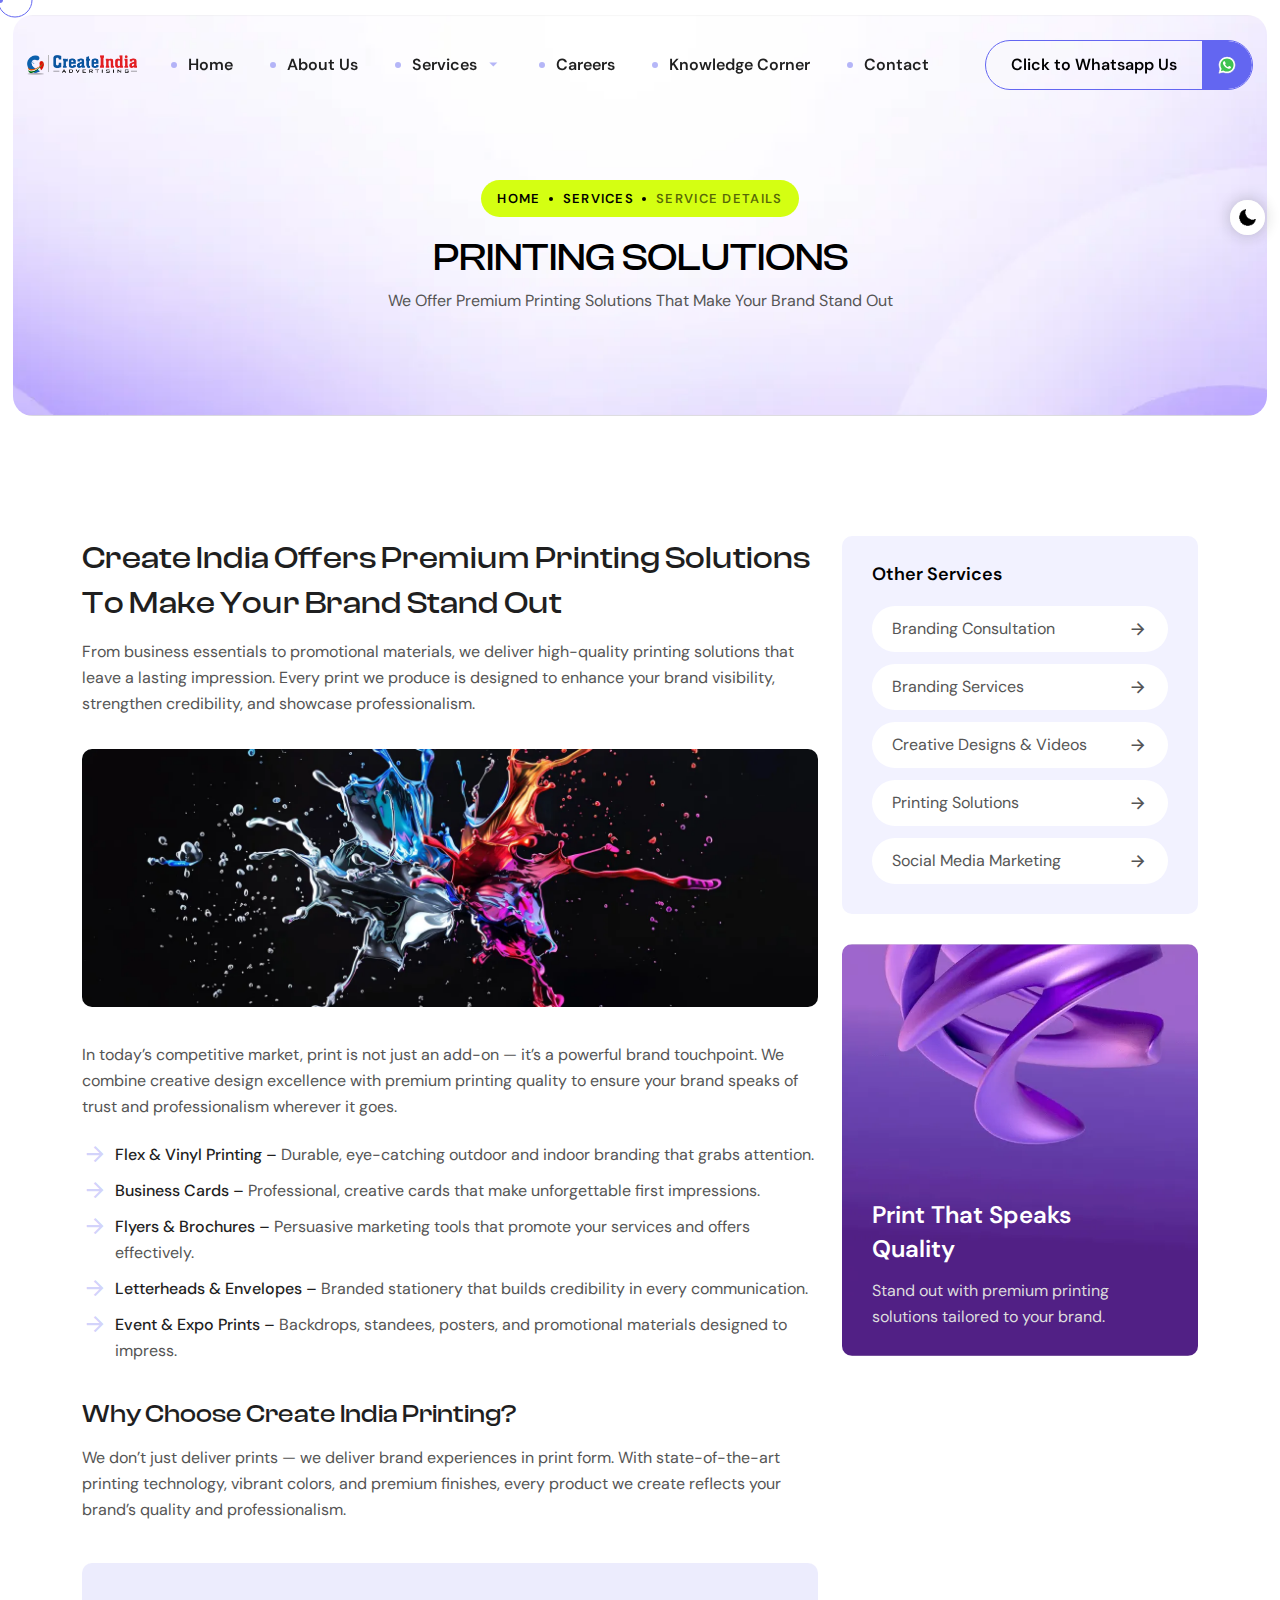
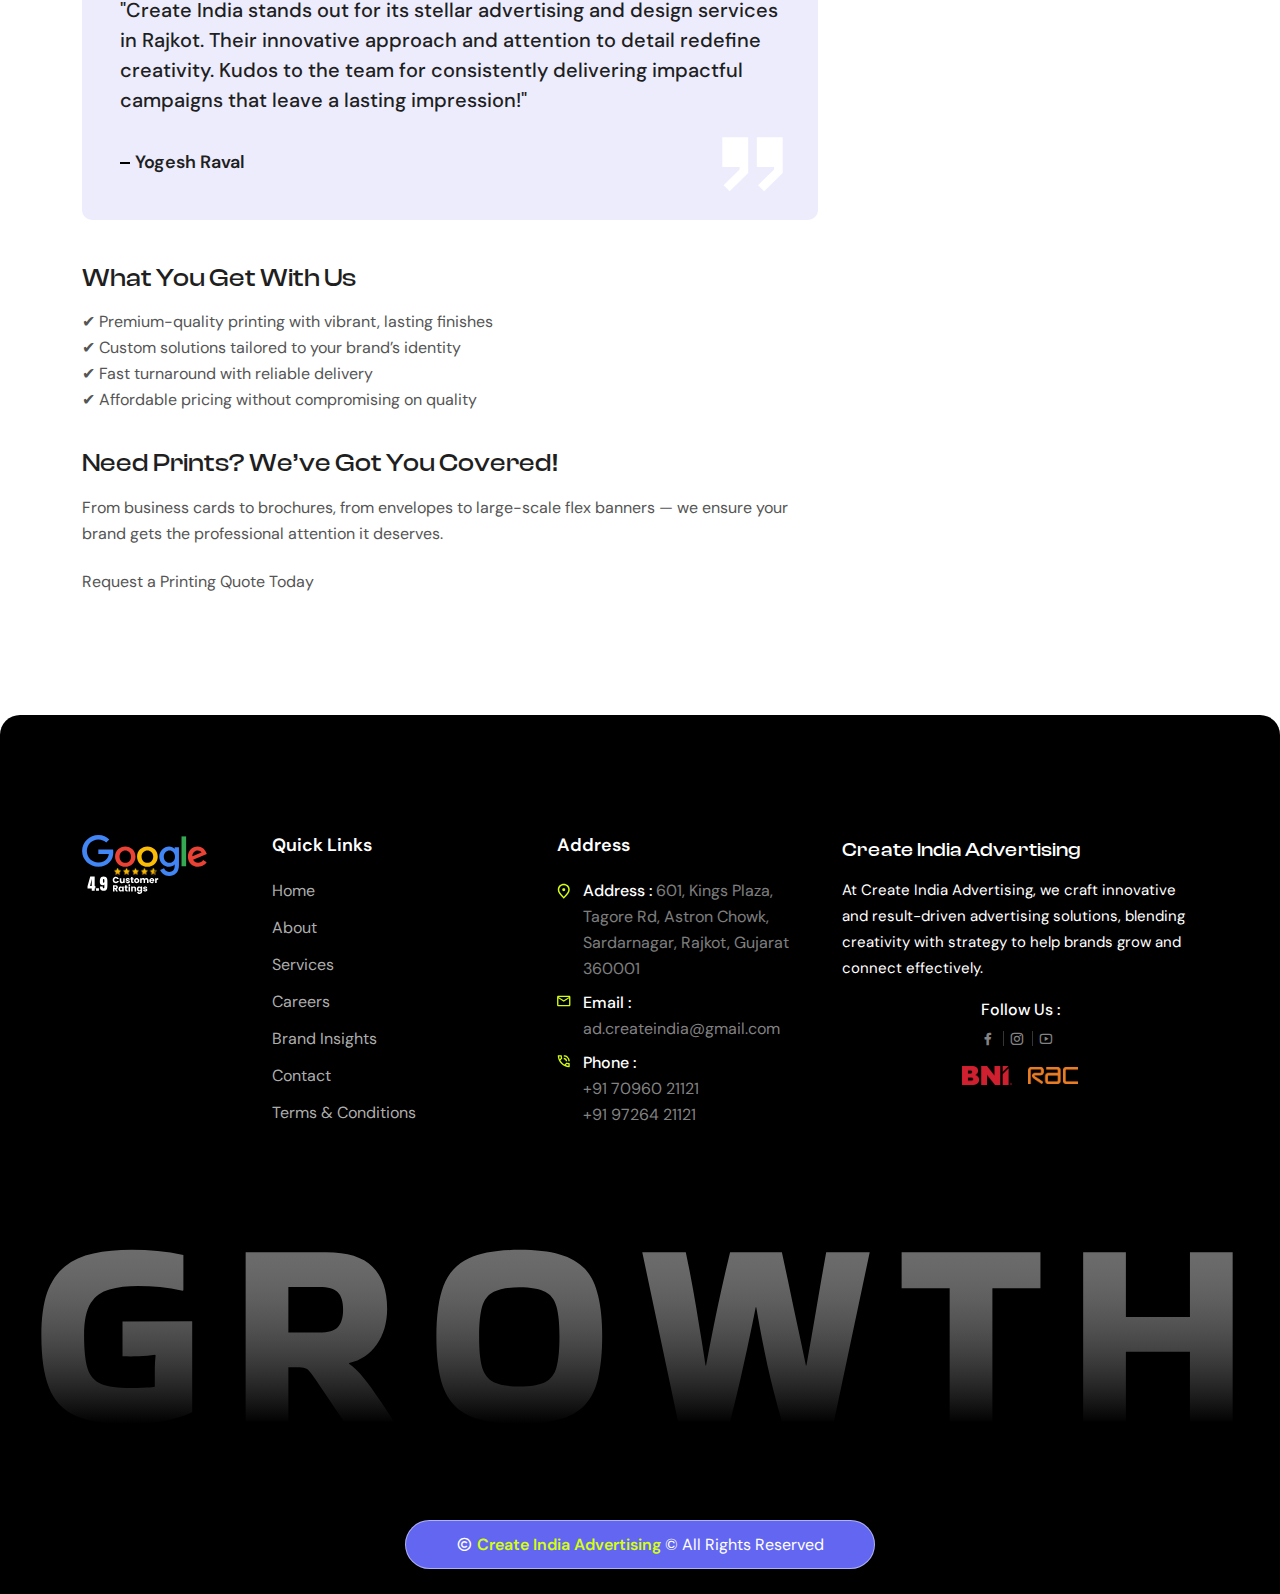
<file: printsolution.html>
<!DOCTYPE html>
<html lang="zxx">

<head>
  <!-- Required meta tags -->
  <meta charset="utf-8" />
  <meta name="viewport" content="width=device-width, initial-scale=1" />

  <!-- Primary Meta Tags -->
  <title>
    Printing Solutions | Create India Advertising - Flex, Vinyl, Business
    Cards & More
  </title>
  <meta name="title" content="Printing Solutions | Create India Advertising - Flex, Vinyl, Business Cards & More" />
  <meta name="description"
    content="Create India Advertising in Rajkot provides professional printing solutions including flex, vinyl, business cards, flyers, brochures, letterheads, and envelopes. High-quality prints to make your brand stand out." />
  <meta name="keywords"
    content="printing services Rajkot, flex printing Rajkot, vinyl printing Gujarat, business cards printing Rajkot, flyers brochures printing, letterheads envelopes printing, Create India Advertising" />
  <meta name="author" content="Create India Advertising" />

  <!-- Canonical -->
  <link rel="canonical" href="https://thecreateindia.com/printsolution.html" />

  <!-- Open Graph / Facebook -->
  <meta property="og:type" content="website" />
  <meta property="og:url" content="https://thecreateindia.com/printsolution.html" />
  <meta property="og:title"
    content="Printing Solutions | Create India Advertising - Flex, Vinyl, Business Cards & More" />
  <meta property="og:description"
    content="Premium printing solutions in Rajkot by Create India Advertising. Flex, vinyl, business cards, brochures, flyers, letterheads, and more to boost your brand identity." />
  <meta property="og:image" content="https://thecreateindia.com/assets/img/favicon.webp" />

  <!-- Contact Info for SEO -->
  <meta name="contact" content="ad.createindia@gmail.com, +91 70960 21121, +91 97264 21121" />
  <meta name="address" content="601, Kings Plaza, Tagore Rd, Astron Chowk, Sardarnagar, Rajkot, Gujarat 360001" />

  <!-- Social Profiles -->
  <meta property="og:see_also" content="https://www.facebook.com/CreateIndiaAdvertising/" />
  <meta property="og:see_also" content="https://www.instagram.com/create_india_advertising/" />
  <meta property="og:see_also" content="https://www.youtube.com/@CreateIndiaAdvertising" />

  <!-- Link of CSS files -->
  <link rel="stylesheet" href="assets/css/bootstrap.min.css" />
  <link rel="stylesheet" href="assets/css/swiper-bundle.min.css" />
  <link rel="stylesheet" href="assets/css/scrollcue.min.css" />
  <link rel="stylesheet" href="assets/css/remixicon.css" />
  <link rel="stylesheet" href="assets/css/header.css" />
  <link rel="stylesheet" href="assets/css/style.css" />
  <link rel="stylesheet" href="assets/css/footer.css" />
  <link rel="stylesheet" href="assets/css/responsive.css" />
  <link rel="stylesheet" href="assets/css/dark-theme.css" />

  <!-- Favicon -->
  <link rel="icon" type="image/png" href="assets/img/favicon.webp" />
</head>

<body>
  <!--  Preloader Start -->
  <div class="preloader-area" id="preloader">
    <div class="spinner">
      <div></div>
      <div></div>
      <div></div>
      <div></div>
      <div></div>
    </div>
  </div>
  <!--  Preloader End -->

  <!-- Theme Switcher Start -->
  <div class="switch-theme-mode">
    <label id="switch" class="switch">
      <input type="checkbox" onchange="toggleTheme()" id="slider" />
      <span class="slider round"></span>
    </label>
  </div>
  <!-- Theme Switcher End -->

  <!-- Custom Cursor -->
  <div class="cursor"><span class="cursor-text"></span></div>
  <div class="cursor-inner"></div>

  <div id="smooth-wrapper">
    <div id="smooth-content">
      <!-- Navbar Start -->
      <div class="navbar-area style-two position-relative" id="navbar">
        <div class="container-fluid">
          <div class="navbar-wrapper d-flex justify-content-between align-items-center">
            <!-- Logo -->
            <a href="index.html" class="navbar-brand">
              <img src="assets/img/logo.webp" alt="Logo" class="logo-light" width="150" />
              <img src="assets/img/logo-white.webp" alt="Logo" class="logo-dark" width="150" />
            </a>

            <!-- Menu -->
            <div class="menu-area mx-auto">
              <div class="overlay"></div>
              <nav class="menu">
                <div class="menu-mobile-header">
                  <button type="button" class="menu-mobile-arrow bg-transparent border-0">
                    <i class="ri-arrow-left-s-line"></i>
                  </button>
                  <div class="menu-mobile-title"></div>
                  <button type="button" class="menu-mobile-close bg-transparent border-0">
                    <i class="ri-close-line"></i>
                  </button>
                </div>
                <ul class="menu-section p-0 mb-0 lh-1">
                  <li><a href="index.html">Home</a></li>
                  <li><a href="about-us.html">About Us</a></li>
                  <li class="menu-item-has-children">
                    <a href="services.html">Services <i class="ri-arrow-down-s-fill"></i></a>
                    <ul class="menu-subs menu-column-1">
                      <li>
                        <a href="brandingservices.html">Branding Services</a>
                      </li>
                      <li>
                        <a href="socialmediamarketing.html">Social Media Marketing</a>
                      </li>
                      <li>
                        <a href="brandingconsultation.html">Branding Consultation</a>
                      </li>
                      <li>
                        <a href="printsolution.html">Printing Solutions</a>
                      </li>
                      <li>
                        <a href="creatives.html">Creative Designs & Videos</a>
                      </li>
                    </ul>
                  </li>
                  <li><a href="careers.html">Careers</a></li>
                  <li><a href="insights.html">Knowledge Corner</a></li>
                  <li><a href="contact.html">Contact</a></li>
                </ul>
              </nav>
            </div>

            <!-- Right Side Options -->
            <div class="other-options d-flex flex-wrap align-items-center justify-content-end">
              <div class="option-item">
                <div class="d-flex flex-wrap align-items-center">
                  <!-- Mobile WhatsApp Button -->
                  <div class="mobile-options position-relative d-lg-none me-3">
                    <button class="dropdown-toggle text-center bg-transparent border-0 p-0 transition" type="button"
                      data-bs-toggle="dropdown" aria-expanded="true">
                      <i class="ri-more-fill"></i>
                    </button>
                    <div class="dropdown-menu dropdown-menu-centered mobile-option-list top-1 border-0"
                      data-bs-popper="static">
                      <a href="https://wa.me/917096021121?text=I%20went%20through%20your%20website%20and%20would%20love%20to%20understand%20more%20about%20your%20branding%20solutions." target="_blank"
                        class="btn style-three fw-semibold position-relative round-oval">
                        Click to Whatsapp Us
                        <span
                          class="position-absolute top-0 end-0 h-100 d-flex flex-column align-items-center justify-content-center">
                          <img src="assets/img/icons/whatsapp.svg" alt="WhatsApp Icon" style="
                                width: 20px;
                                height: 20px;
                                object-fit: contain;
                              " />
                        </span>
                      </a>
                    </div>
                  </div>
                </div>
              </div>

              <!-- Desktop WhatsApp Button -->
              <div class="option-item d-lg-block d-none">
                <a href="https://wa.me/917096021121?text=I%20went%20through%20your%20website%20and%20would%20love%20to%20understand%20more%20about%20your%20branding%20solutions." target="_blank"
                  class="btn style-three fw-semibold position-relative round-oval">
                  Click to Whatsapp Us
                  <span
                    class="position-absolute top-0 end-0 h-100 d-flex flex-column align-items-center justify-content-center">
                    <img src="assets/img/icons/whatsapp.svg" alt="WhatsApp Icon"
                      style="width: 20px; height: 20px; object-fit: contain" />
                  </span>
                </a>
              </div>

              <!-- Mobile Menu Trigger -->
              <div class="option-item d-lg-none">
                <button type="button" class="menu-mobile-trigger">
                  <span></span>
                  <span></span>
                  <span></span>
                  <span></span>
                </button>
              </div>
            </div>
          </div>
        </div>
      </div>
      <!-- Navbar End -->

      <!-- Breadcrumb Start -->
      <div class="breadcrumb-area bg-f round-20 position-relative z-1">
        <div class="container text-center">
          <ul class="br-menu text-center bg_secondary d-inline-block list-unstyled mb-15">
            <li class="position-relative fs-13 fw-semibold ls-1 d-inline-block">
              <a href="index.html">HOME</a>
            </li>
            <li class="position-relative fs-13 fw-semibold ls-1 d-inline-block">
              <a href="index.html">SERVICES</a>
            </li>
            <li class="position-relative fs-13 fw-semibold ls-1 d-inline-block">
              SERVICE DETAILS
            </li>
          </ul>
          <h2 class="section-title style-one fw-medium font-secondary text-black text-center mb-6">
            PRINTING SOLUTIONS
          </h2>
          <p>
            We Offer Premium Printing Solutions That Make Your Brand Stand Out
          </p>
        </div>
      </div>
      <!-- Breadcrumb End -->

      <div class="container style-one ptb-130">
        <div class="row">
          <div class="col-xl-8">
            <div class="service-desc">
              <div class="single-para">
                <h1 class="font-secondary fw-medium">
                  Create India Offers Premium Printing Solutions To Make Your
                  Brand Stand Out
                </h1>
                <p>
                  From business essentials to promotional materials, we deliver high-quality printing solutions that leave a lasting impression. Every print we produce is designed to enhance your brand visibility, strengthen credibility, and showcase professionalism.
                </p>
              </div>
              <div class="service-img round-10 mb-35">
                <img src="assets/img/services/print.webp" alt="Image" class="round-10" />
              </div>
              <div class="single-para">
                <p>
                  In today’s competitive market, print is not just an add-on — it’s a powerful brand touchpoint. We combine creative design excellence with premium printing quality to ensure your brand speaks of trust and professionalism wherever it goes.
                </p>

                <ul class="feature-list style-one list-unstyled">
  <li class="position-relative">
    <i class="ri-arrow-right-line"></i><span class="fw-medium text-title">Flex & Vinyl Printing –</span>
    Durable, eye-catching outdoor and indoor branding that grabs attention.
  </li>
  <li class="position-relative">
    <i class="ri-arrow-right-line"></i><span class="fw-medium text-title">Business Cards –</span>
    Professional, creative cards that make unforgettable first impressions.
  </li>
  <li class="position-relative">
    <i class="ri-arrow-right-line"></i><span class="fw-medium text-title">Flyers & Brochures –</span>
    Persuasive marketing tools that promote your services and offers effectively.
  </li>
  <li class="position-relative">
    <i class="ri-arrow-right-line"></i><span class="fw-medium text-title">Letterheads & Envelopes –</span>
    Branded stationery that builds credibility in every communication.
  </li>
  <li class="position-relative">
    <i class="ri-arrow-right-line"></i><span class="fw-medium text-title">Event & Expo Prints –</span>
    Backdrops, standees, posters, and promotional materials designed to impress.
  </li>
                </ul>


              </div>
              <div class="single-para">
                <h4 class="font-secondary fw-medium">
                  Why Choose Create India Printing?
                </h4>
                <p>
                  We don’t just deliver prints — we deliver brand experiences in print form. With state-of-the-art printing technology, vibrant colors, and premium finishes, every product we create reflects your brand’s quality and professionalism.
                </p>
              </div>
              <div class="wp-blockquote round-10">
                <p class="text-title fw-medium">
                  "Create India stands out for its stellar advertising and design services in Rajkot. Their innovative approach and attention to detail redefine creativity. Kudos to the team for consistently delivering impactful campaigns that leave a lasting impression!"
                </p>
                <div class="d-flex flex-wrap align-items-center justify-content-between">
                  <div class="client-info">
                    <h5 class="fs-18 fw-semibold mb-1">Yogesh Raval</h5>
                    
                  </div>
                  <img src="assets/img/icons/quote-white-large.svg" alt="Icon" />
                </div>
              </div>
              <div class="single-para">
                <h4 class="font-secondary fw-medium">What You Get With Us</h4>
                <p>
                  ✔ Premium-quality printing with vibrant, lasting finishes <br>
                  ✔ Custom solutions tailored to your brand’s identity<br>
                  ✔ Fast turnaround with reliable delivery<br>
                  ✔ Affordable pricing without compromising on quality

                </p>
              </div>
              <div class="single-para">
                <h4 class="font-secondary fw-medium">
                  Need Prints? We’ve Got You Covered!
                </h4>
                <p>
                  From business cards to brochures, from envelopes to large-scale flex banners — we ensure your brand gets the professional attention it deserves.
                </p>
                <p>
                  Request a Printing Quote Today
                </p>
              </div>
            </div>
          </div>
          <div class="col-xl-4 ps-xxl-5">
            <div class="sidebar mt-lg-50">
              <div class="sidebar-widget round-10">
                <h3 class="sidebar-widget-title fs-18 fw-semibold text-black mb-20">
                  Other Services
                </h3>
                <ul class="service-category-list list-unstyled mb-0">
                  <li>
                    <a href="brandingconsultation.html">Branding Consultation
                      <i class="ri-arrow-right-line"></i></a>
                  </li>
                  <li>
                    <a href="brandingservices.html">Branding Services <i class="ri-arrow-right-line"></i></a>
                  </li>
                  <li>
                    <a href="creatives.html">Creative Designs & Videos
                      <i class="ri-arrow-right-line"></i></a>
                  </li>
                  <li>
                    <a href="printsolution.html">Printing Solutions <i class="ri-arrow-right-line"></i></a>
                  </li>
                  <li>
                    <a href="socialmediamarketing.html">Social Media Marketing <i class="ri-arrow-right-line"></i></a>
                  </li>
                </ul>
              </div>
              <div
                class="promo-widget style-one bg-f d-flex flex-column justify-content-end align-items-start round-10">
                <h3 class="fw-semibold text-white">
                  <a href="service-details.html" class="text-white link-hover-white transition">Print That Speaks
                    Quality</a>
                </h3>
                <p class="text-offwhite mb-0">
                  Stand out with premium printing solutions tailored to your
                  brand.
                </p>
              </div>
            </div>
          </div>
        </div>
      </div>

      <!-- Footer Section Start -->
<footer class="footer-area style-two bg-black position-relative z-1 pt-130">
  <div class="container style-one">
    <div class="row justify-content-center mb-40">
      <div class="col-lg-2 col-md-6">
        <div class="footer-widget mb-30">
          <a href="index.html" class="logo">
            <img src="assets/img/Group 180.svg" alt="Logo" width="125" />
          </a>
        </div>
      </div>

      <div class="col-lg-3 col-md-6">
        <div class="footer-widget mb-30 ps-xxl-5 ms-xxl-1">
          <h3 class="footer-widget-title text-white fs-18 fw-semibold">
            Quick Links
          </h3>
          <ul class="footer-menu list-unstyled mb-0">
            <li><a href="index.html">Home</a></li>
            <li><a href="about-us.html">About</a></li>
            <li><a href="services.html">Services</a></li>
            <li><a href="careers.html">Careers</a></li>
            <li><a href="insights.html">Brand Insights</a></li>
            <li><a href="contact.html">Contact</a></li>
            <li><a href="terms-conditions.html">Terms & Conditions</a></li>
          </ul>
        </div>
      </div>

      <div class="col-lg-3 col-md-6 ps-xxl-0 pe-xxl-5 pe-lg-4">
        <div class="footer-widget mb-30">
          <h3 class="footer-widget-title text-white fs-18 fw-semibold">
            Address
          </h3>
          <ul class="contact-info list-unstyled mb-0">
            <li class="position-relative">
              <img src="assets/img/icons/pin-small.svg" alt="Icon" />
              <span class="text-white fw-medium">Address :</span>
              601, Kings Plaza, Tagore Rd, Astron Chowk, Sardarnagar,
              Rajkot, Gujarat 360001
            </li>
            <li class="position-relative">
              <img src="assets/img/icons/mail-small.svg" alt="Icon" />
              <span class="text-white fw-medium d-block">Email :</span>
              <a href="mailto:ad.createindia@gmail.com">ad.createindia@gmail.com</a>
            </li>
            <li class="position-relative">
              <img src="assets/img/icons/phone-small.svg" alt="Icon" />
              <span class="text-white fw-medium d-block">Phone :</span>
              <a href="tel:+917096021121">+91 70960 21121</a><br />
              <a href="tel:+919726421121">+91 97264 21121</a>
            </li>
          </ul>
        </div>
      </div>

      <div class="col-lg-4 col-md-6 ps-xxl-4 pe-xxl-1">
        <div class="footer-widget mb-30">
          <h3 class="text-white fs-20 font-secondary fw-medium mb-12">
            Create India Advertising
          </h3>
          <p class="text-white fs-15">
            At Create India Advertising, we craft innovative and
            result-driven advertising solutions, blending creativity
            with strategy to help brands grow and connect effectively.
          </p>
          <div class="post-share d-flex flex-wrap align-items-center justify-content-center flex-column">
            <span class="text-white fw-medium mb-2">Follow Us :</span>
            <ul class="social-profile style-one list-unstyled mb-3 d-flex">
              <li>
                <a href="https://www.facebook.com/CreateIndiaAdvertising/" target="_blank"
                  class="d-flex flex-column align-items-center justify-content-center rounded-circle"><i
                    class="ri-facebook-fill"></i></a>
              </li>
              <li>
                <a href="https://www.instagram.com/create_india_advertising/" target="_blank"
                  class="d-flex flex-column align-items-center justify-content-center rounded-circle"><i
                    class="ri-instagram-line"></i></a>
              </li>
              <li>
                <a href="https://www.youtube.com/@CreateIndiaAdvertising" target="_blank"
                  class="d-flex flex-column align-items-center justify-content-center rounded-circle">
                  <i class="ri-youtube-line"></i>
                </a>
              </li>
            </ul>

            <!-- BNI & RAC Logos Centered After Social -->
            <div class="d-flex align-items-center justify-content-center gap-3">
              <a href="index.html" class="logo"><img src="assets/img/Awards/BNI.png" alt="BNI Logo" width="50" /></a>
              <a href="index.html" class="logo"><img src="assets/img/Awards/RAC.png" alt="RAC Logo" width="50" /></a>
            </div>
          </div>
        </div>
      </div>
    </div>
  </div>

  <div class="footer-bottom position-relative overflow-hidden z-1">
    <div class="container-fluid position-relative pb-130">
      <img src="assets/img/footertext.svg" alt="Logo" />
      <p
        class="copyright-text position-absolute bg_primary round-oval d-inline-block text-white text-center mb-0">
        <i class="ri-copyright-line"></i>
        <span class="text_secondary fw-semibold">Create India Advertising</span>
        © All Rights Reserved
      </p>
    </div>
  </div>
</footer>
<!-- Footer End -->


    </div>
  </div>
  <!-- Back to Top -->
  <div id="progress-wrap" class="progress-wrap style-one">
    <svg class="progress-circle svg-content" width="100%" height="100%" viewBox="-1 -1 102 102">
      <path id="progress-path" d="M50,1 a49,49 0 0,1 0,98 a49,49 0 0,1 0,-98" />
    </svg>
  </div>

  <!-- Link of JS files -->

  <script src="assets/js/bootstrap.bundle.min.js"></script>
  <script src="assets/js/megamenu.js"></script>
  <script src="assets/js/swiper-bundle.min.js"></script>
  <script src="assets/js/fslightbox.js"></script>
  <script src="assets/js/gsap.min.js"></script>
  <script src="assets/js/scrollTrigger.min.js"></script>
  <script src="assets/js/lenis.min.js"></script>
  <script src="assets/js/scrollToPlugin.js"></script>
  <script src="assets/js/SplitText.min.js"></script>
  <script src="assets/js/customEase.js"></script>
  <script src="assets/js/scrollcue.min.js"></script>
  <script src="assets/js/main.js"></script>
</body>

</html>
</file>
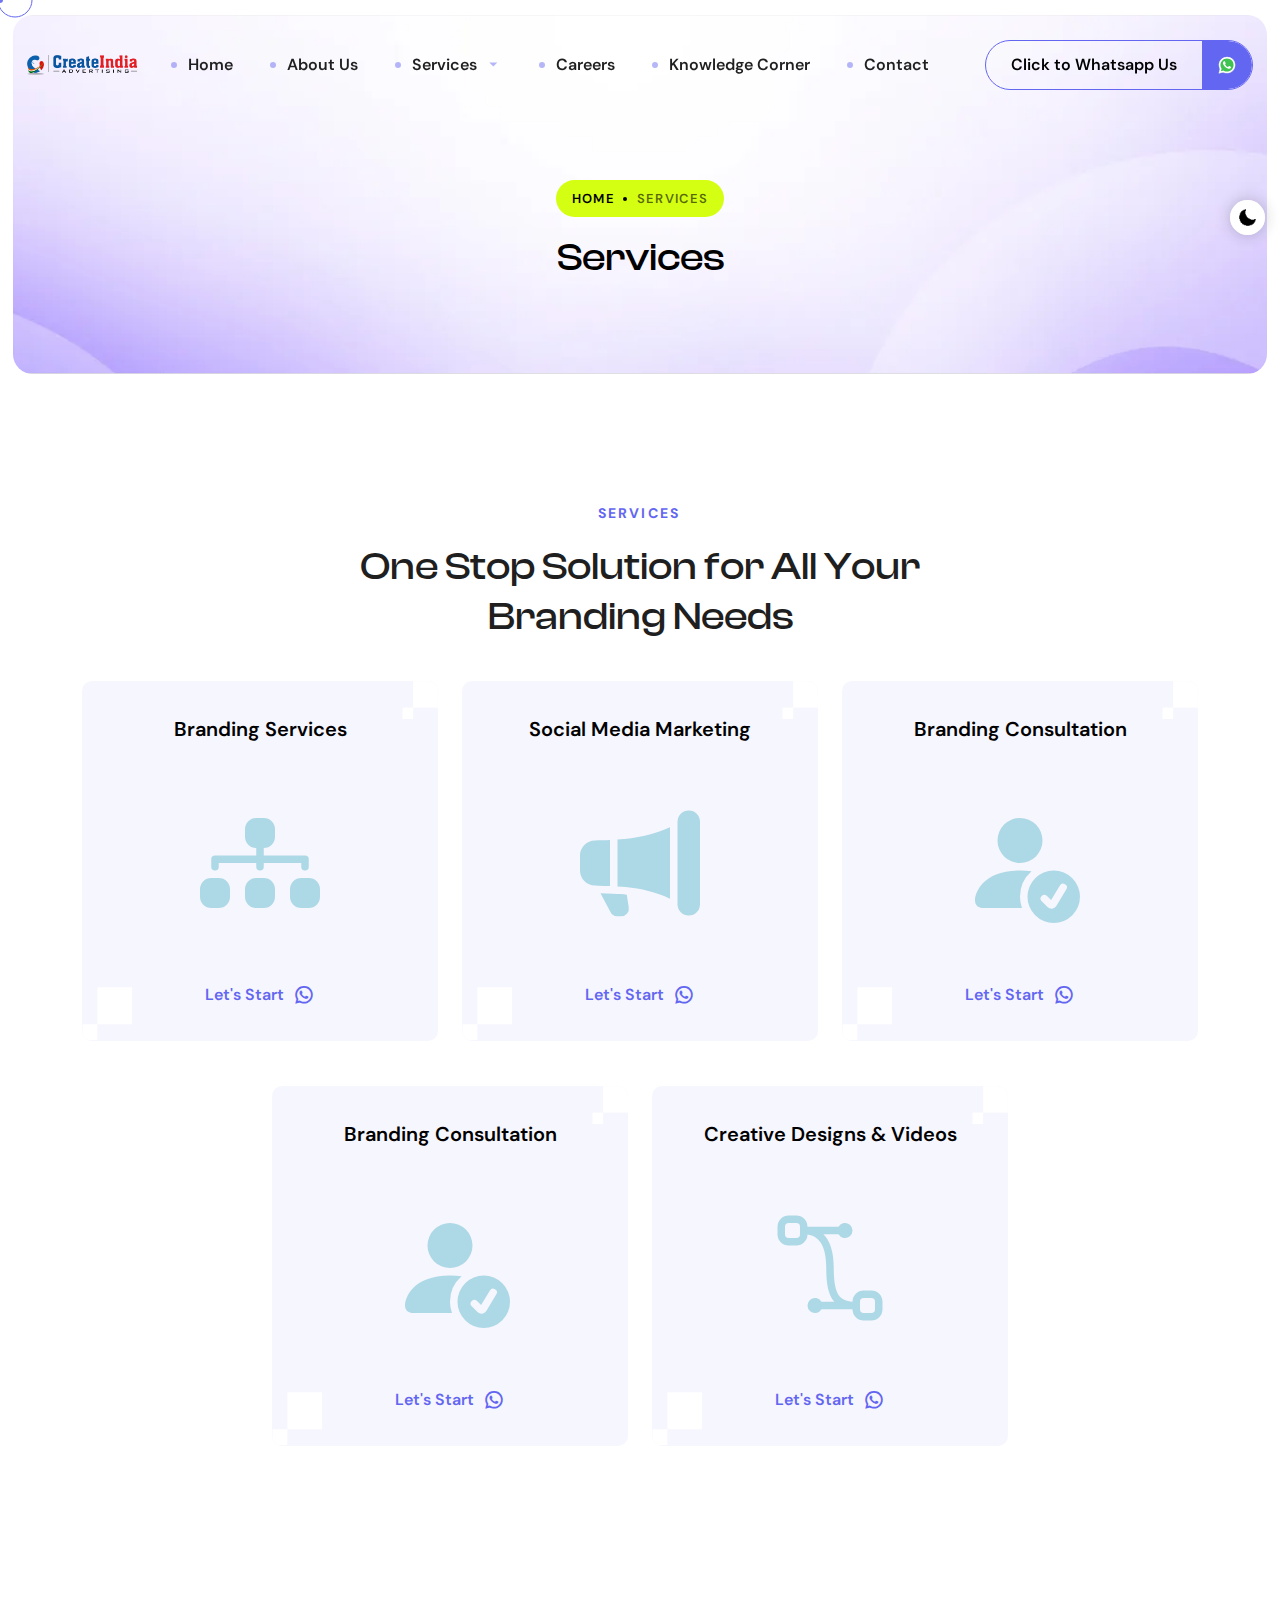
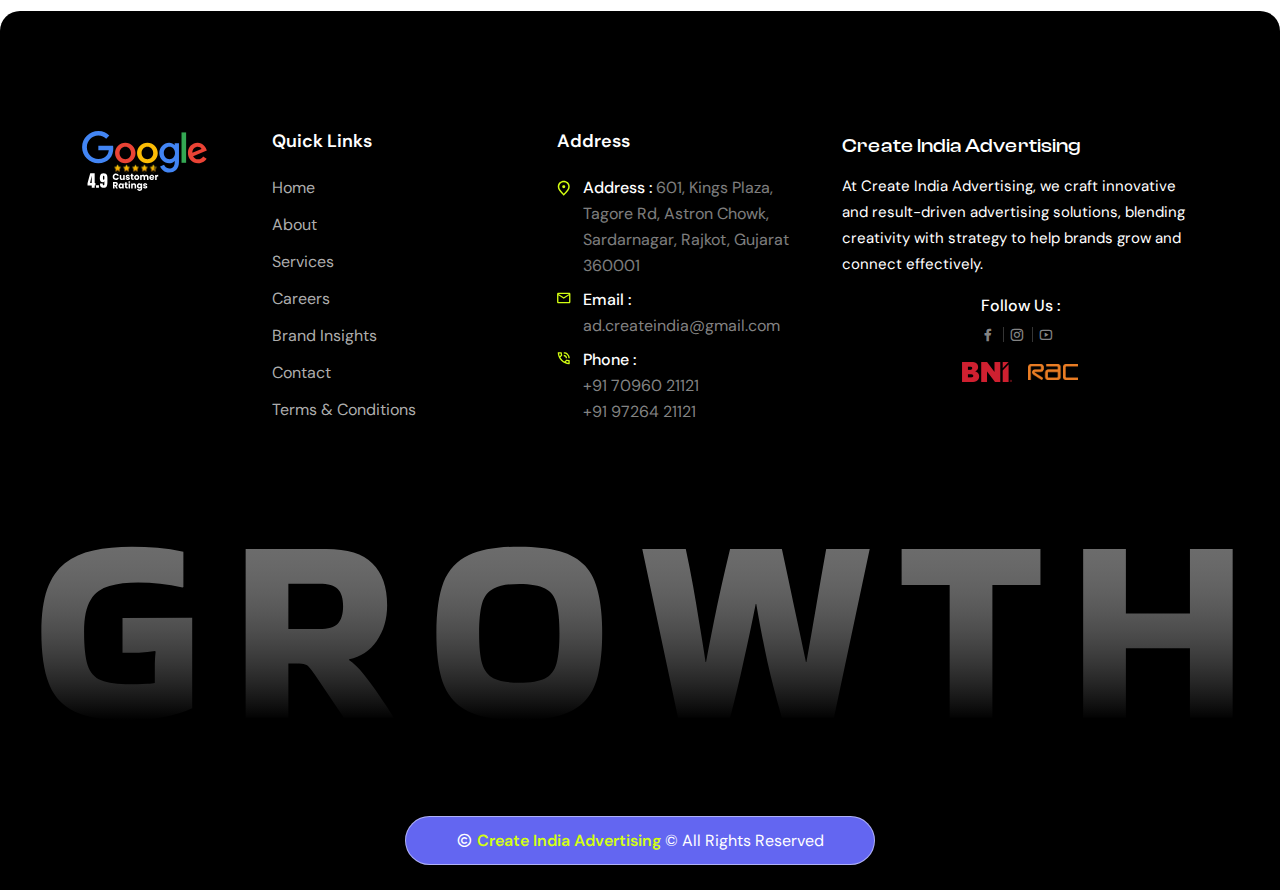
<file: services.html>
<!DOCTYPE html>
<html lang="zxx">

<head>
  <!-- Required meta tags -->
  <meta charset="utf-8" />
  <meta name="viewport" content="width=device-width, initial-scale=1" />

  <!-- Primary Meta Tags -->
  <title>
    Our Services | Create India Advertising - Branding, Creative, Printing &
    Social Media Marketing
  </title>
  <meta name="title"
    content="Our Services | Create India Advertising - Branding, Creative, Printing & Social Media Marketing" />
  <meta name="description"
    content="Discover all services by Create India Advertising in Rajkot: branding consultation, newspaper & outdoor ads, creative designs, video editing, printing solutions, and Social Media Marketing strategies to grow your brand." />
  <meta name="keywords"
    content="advertising services Rajkot, branding consultation Gujarat, business research Rajkot, SWOT analysis Rajkot, newspaper ads Rajkot, radio ads Rajkot, cinema ads Rajkot, outdoor branding Gujarat, creative design Rajkot, video editing Rajkot, printing solutions Rajkot, flex printing Rajkot, Social Media Marketing Rajkot, SEO Rajkot, social media marketing Rajkot, Create India Advertising services" />
  <meta name="author" content="Create India Advertising" />

  <!-- Canonical -->
  <link rel="canonical" href="https://thecreateindia.com/services.html" />

  <!-- Open Graph / Facebook -->
  <meta property="og:type" content="website" />
  <meta property="og:url" content="https://thecreateindia.com/services.html" />
  <meta property="og:title"
    content="Our Services | Create India Advertising - Branding, Creative, Printing & Social Media Marketing" />
  <meta property="og:description"
    content="From branding consultation to newspaper ads, creative designs, printing solutions, and Social Media Marketing — Create India Advertising offers complete solutions to make your brand shine." />
  <meta property="og:image" content="https://thecreateindia.com/assets/img/favicon.webp" />

  <!-- Contact Info for SEO -->
  <meta name="contact" content="ad.createindia@gmail.com, +91 70960 21121, +91 97264 21121" />
  <meta name="address" content="601, Kings Plaza, Tagore Rd, Astron Chowk, Sardarnagar, Rajkot, Gujarat 360001" />

  <!-- Social Profiles -->
  <meta property="og:see_also" content="https://www.facebook.com/CreateIndiaAdvertising/" />
  <meta property="og:see_also" content="https://www.instagram.com/create_india_advertising/" />
  <meta property="og:see_also" content="https://www.youtube.com/@CreateIndiaAdvertising" />

  <!-- Link of CSS files -->
  <link rel="stylesheet" href="assets/css/bootstrap.min.css" />
  <link rel="stylesheet" href="assets/css/swiper-bundle.min.css" />
  <link rel="stylesheet" href="assets/css/scrollcue.min.css" />
  <link rel="stylesheet" href="assets/css/remixicon.css" />
  <link rel="stylesheet" href="assets/css/header.css" />
  <link rel="stylesheet" href="assets/css/style.css" />
  <link rel="stylesheet" href="assets/css/footer.css" />
  <link rel="stylesheet" href="assets/css/responsive.css" />
  <link rel="stylesheet" href="assets/css/dark-theme.css" />

  <!-- Favicon -->
  <link rel="icon" type="image/png" href="assets/img/favicon.webp" />
</head>

<body>
  <!--  Preloader Start -->
  <div class="preloader-area" id="preloader">
    <div class="spinner">
      <div></div>
      <div></div>
      <div></div>
      <div></div>
      <div></div>
    </div>
  </div>
  <!--  Preloader End -->

  <!-- Theme Switcher Start -->
  <div class="switch-theme-mode">
    <label id="switch" class="switch">
      <input type="checkbox" onchange="toggleTheme()" id="slider" />
      <span class="slider round"></span>
    </label>
  </div>
  <!-- Theme Switcher End -->

  <!-- Custom Cursor -->
  <div class="cursor"><span class="cursor-text"></span></div>
  <div class="cursor-inner"></div>

  <div id="smooth-wrapper">
    <div id="smooth-content">
      <!-- Navbar Start -->
      <div class="navbar-area style-two position-relative" id="navbar">
        <div class="container-fluid">
          <div class="navbar-wrapper d-flex justify-content-between align-items-center">
            <!-- Logo -->
            <a href="index.html" class="navbar-brand">
              <img src="assets/img/logo.webp" alt="Logo" class="logo-light" width="150" />
              <img src="assets/img/logo-white.webp" alt="Logo" class="logo-dark" width="150" />
            </a>

            <!-- Menu -->
            <div class="menu-area mx-auto">
              <div class="overlay"></div>
              <nav class="menu">
                <div class="menu-mobile-header">
                  <button type="button" class="menu-mobile-arrow bg-transparent border-0">
                    <i class="ri-arrow-left-s-line"></i>
                  </button>
                  <div class="menu-mobile-title"></div>
                  <button type="button" class="menu-mobile-close bg-transparent border-0">
                    <i class="ri-close-line"></i>
                  </button>
                </div>
                <ul class="menu-section p-0 mb-0 lh-1">
                  <li><a href="index.html">Home</a></li>
                  <li><a href="about-us.html">About Us</a></li>
                  <li class="menu-item-has-children">
                    <a href="services.html">Services <i class="ri-arrow-down-s-fill"></i></a>
                    <ul class="menu-subs menu-column-1">
                      <li>
                        <a href="brandingservices.html">Branding Services</a>
                      </li>
                      <li>
                        <a href="socialmediamarketing.html">Social Media Marketing</a>
                      </li>
                      <li>
                        <a href="brandingconsultation.html">Branding Consultation</a>
                      </li>
                      <li>
                        <a href="printsolution.html">Printing Solutions</a>
                      </li>
                      <li>
                        <a href="creatives.html">Creative Designs & Videos</a>
                      </li>
                    </ul>
                  </li>
                  <li><a href="careers.html">Careers</a></li>
                  <li><a href="insights.html">Knowledge Corner</a></li>
                  <li><a href="contact.html">Contact</a></li>
                </ul>
              </nav>
            </div>

            <!-- Right Side Options -->
            <div class="other-options d-flex flex-wrap align-items-center justify-content-end">
              <div class="option-item">
                <div class="d-flex flex-wrap align-items-center">
                  <!-- Mobile WhatsApp Button -->
                  <div class="mobile-options position-relative d-lg-none me-3">
                    <button class="dropdown-toggle text-center bg-transparent border-0 p-0 transition" type="button"
                      data-bs-toggle="dropdown" aria-expanded="true">
                      <i class="ri-more-fill"></i>
                    </button>
                    <div class="dropdown-menu dropdown-menu-centered mobile-option-list top-1 border-0"
                      data-bs-popper="static">
                      <a href="https://wa.me/917096021121?text=I%20went%20through%20your%20website%20and%20would%20love%20to%20understand%20more%20about%20your%20branding%20solutions." target="_blank"
                        class="btn style-three fw-semibold position-relative round-oval">
                        Click to Whatsapp Us
                        <span
                          class="position-absolute top-0 end-0 h-100 d-flex flex-column align-items-center justify-content-center">
                          <img src="assets/img/icons/whatsapp.svg" alt="WhatsApp Icon" style="
                                width: 20px;
                                height: 20px;
                                object-fit: contain;
                              " />
                        </span>
                      </a>
                    </div>
                  </div>
                </div>
              </div>

              <!-- Desktop WhatsApp Button -->
              <div class="option-item d-lg-block d-none">
                <a href="https://wa.me/917096021121?text=I%20went%20through%20your%20website%20and%20would%20love%20to%20understand%20more%20about%20your%20branding%20solutions." target="_blank"
                  class="btn style-three fw-semibold position-relative round-oval">
                  Click to Whatsapp Us
                  <span
                    class="position-absolute top-0 end-0 h-100 d-flex flex-column align-items-center justify-content-center">
                    <img src="assets/img/icons/whatsapp.svg" alt="WhatsApp Icon"
                      style="width: 20px; height: 20px; object-fit: contain" />
                  </span>
                </a>
              </div>

              <!-- Mobile Menu Trigger -->
              <div class="option-item d-lg-none">
                <button type="button" class="menu-mobile-trigger">
                  <span></span>
                  <span></span>
                  <span></span>
                  <span></span>
                </button>
              </div>
            </div>
          </div>
        </div>
      </div>
      <!-- Navbar End -->

      <!-- Breadcrumb Start -->
      <div class="breadcrumb-area bg-f round-20 position-relative z-1">
        <div class="container text-center">
          <ul class="br-menu text-center bg_secondary d-inline-block list-unstyled mb-15">
            <li class="position-relative fs-13 fw-semibold ls-1 d-inline-block">
              <a href="index.html">HOME</a>
            </li>
            <li class="position-relative fs-13 fw-semibold ls-1 d-inline-block">
              SERVICES
            </li>
          </ul>
          <h2 class="section-title style-one fw-medium font-secondary text-black text-center mb-6">
            Services
          </h2>
        </div>
      </div>
      <!-- Breadcrumb End -->

      <!-- Service Section Start -->
<div class="container style-one ptb-130">
  <div class="row">
    <div class="col-xl-8 offset-xl-2 col-md-10 offset-md-1 text-center">
      <span
        class="section-subtitle style-two d-inline-block text_primary fw-bold fs-14 ls-15 mb-12">SERVICES</span>
      <h2 class="section-title style-one fw-medium text-center text-title mb-40 px-xxl-5">
        One Stop Solution for All Your Branding Needs
      </h2>
    </div>
  </div>
  <div class="row justify-content-center">

    <!-- Branding Services -->
    <div class="col-xxl-3 col-lg-4 col-md-6">
  <div
    class="service-card style-four position-relative z-1 overflow-hidden text-center round-10 mb-45 transition">
    <img src="assets/img/services/service-card-shape-1.webp" alt="Shape"
      class="service-card-shape position-absolute top-0 end-0 z-0" />
    <img src="assets/img/services/service-card-shape-2.webp" alt="Shape"
      class="service-card-shape position-absolute bottom-0 start-0 z-0" />
    <h3 class="fs-20 fw-semibold">
      <a href="#" class="text-black link-hover-white transition">Branding Services</a>
    </h3>

    <!-- Replaced IMG with SVG -->
    <svg xmlns="http://www.w3.org/2000/svg" width="120" height="120" fill="#ADD8E6"
      class="bi bi-diagram-3-fill service-icon transition d-block mx-auto" viewBox="0 0 16 16">
      <path fill-rule="evenodd"
        d="M6 3.5A1.5 1.5 0 0 1 7.5 2h1A1.5 1.5 0 0 1 10 3.5v1A1.5 1.5 0 0 1 8.5 6v1H14a.5.5 0 0 1 .5.5v1a.5.5 0 0 1-1 0V8h-5v.5a.5.5 0 0 1-1 0V8h-5v.5a.5.5 0 0 1-1 0v-1A.5.5 0 0 1 2 7h5.5V6A1.5 1.5 0 0 1 6 4.5zm-6 8A1.5 1.5 0 0 1 1.5 10h1A1.5 1.5 0 0 1 4 11.5v1A1.5 1.5 0 0 1 2.5 14h-1A1.5 1.5 0 0 1 0 12.5zm6 0A1.5 1.5 0 0 1 7.5 10h1a1.5 1.5 0 0 1 1.5 1.5v1A1.5 1.5 0 0 1 8.5 14h-1A1.5 1.5 0 0 1 6 12.5zm6 0a1.5 1.5 0 0 1 1.5-1.5h1a1.5 1.5 0 0 1 1.5 1.5v1a1.5 1.5 0 0 1-1.5 1.5h-1a1.5 1.5 0 0 1-1.5-1.5z"/>
    </svg>
    <!-- End SVG -->

    <a href="https://wa.me/917211121121?text=Hello%2C%20I%20just%20visited%20your%20website%20and%20was%20impressed%20by%20your%20Branding%20Services.%20I%20would%20like%20to%20discuss%20how%20you%20can%20help%20strengthen%20my%20brand%20identity."
      class="link style-two fw-semibold" target="_blank">
      Let's Start <i class="ri-whatsapp-line"></i>
    </a>
  </div>
    </div>


    <!-- Social Media Marketing -->
    <div class="col-xxl-3 col-lg-4 col-md-6">
  <div
    class="service-card style-four position-relative z-1 overflow-hidden text-center round-10 mb-45 transition">
    <img src="assets/img/services/service-card-shape-1.webp" alt="Shape"
      class="service-card-shape position-absolute top-0 end-0 z-0" />
    <img src="assets/img/services/service-card-shape-2.webp" alt="Shape"
      class="service-card-shape position-absolute bottom-0 start-0 z-0" />
    <h3 class="fs-20 fw-semibold">
      <a href="#" class="text-black link-hover-white transition">Social Media Marketing</a>
    </h3>

    <!-- Replaced IMG with SVG -->
    <svg xmlns="http://www.w3.org/2000/svg" width="120" height="120" fill="#ADD8E6"
      class="bi bi-megaphone-fill service-icon transition d-block mx-auto" viewBox="0 0 16 16">
      <path
        d="M13 2.5a1.5 1.5 0 0 1 3 0v11a1.5 1.5 0 0 1-3 0zm-1 .724c-2.067.95-4.539 1.481-7 1.656v6.237a25 25 0 0 1 1.088.085c2.053.204 4.038.668 5.912 1.56zm-8 7.841V4.934c-.68.027-1.399.043-2.008.053A2.02 2.02 0 0 0 0 7v2c0 1.106.896 1.996 1.994 2.009l.496.008a64 64 0 0 1 1.51.048m1.39 1.081q.428.032.85.078l.253 1.69a1 1 0 0 1-.983 1.187h-.548a1 1 0 0 1-.916-.599l-1.314-2.48a66 66 0 0 1 1.692.064q.491.026.966.06"/>
    </svg>
    <!-- End SVG -->

    <a href="https://wa.me/917211121121?text=Hi%2C%20I%20explored%20your%20website%20and%20found%20your%20Social%20Media%20Marketing%20approach%20very%20interesting.%20I%E2%80%99d%20love%20to%20know%20how%20you%20can%20help%20grow%20my%20brand%20online."
      class="link style-two fw-semibold" target="_blank">
      Let's Start <i class="ri-whatsapp-line"></i>
    </a>
  </div>
</div>


    <!-- Branding Consultation -->
    <div class="col-xxl-3 col-lg-4 col-md-6">
  <div
    class="service-card style-four position-relative z-1 overflow-hidden text-center round-10 mb-45 transition">
    <img src="assets/img/services/service-card-shape-1.webp" alt="Shape"
      class="service-card-shape position-absolute top-0 end-0 z-0" />
    <img src="assets/img/services/service-card-shape-2.webp" alt="Shape"
      class="service-card-shape position-absolute bottom-0 start-0 z-0" />

    <h3 class="fs-20 fw-semibold">
      <a href="#" class="text-black link-hover-white transition">Branding Consultation</a>
    </h3>

    <!-- Replaced IMG with SVG -->
    <svg xmlns="http://www.w3.org/2000/svg" width="120" height="120" fill="#ADD8E6"
      class="bi bi-person-fill-check service-icon transition d-block mx-auto" viewBox="0 0 16 16">
      <path
        d="M12.5 16a3.5 3.5 0 1 0 0-7 3.5 3.5 0 0 0 0 7m1.679-4.493-1.335 2.226a.75.75 0 0 1-1.174.144l-.774-.773a.5.5 0 0 1 .708-.708l.547.548 1.17-1.951a.5.5 0 1 1 .858.514M11 5a3 3 0 1 1-6 0 3 3 0 0 1 6 0"/>
      <path
        d="M2 13c0 1 1 1 1 1h5.256A4.5 4.5 0 0 1 8 12.5a4.5 4.5 0 0 1 1.544-3.393Q8.844 9.002 8 9c-5 0-6 3-6 4"/>
    </svg>
    <!-- End SVG -->

    <a href="https://wa.me/917211121121?text=Hello%2C%20I%20went%20through%20your%20website%20and%20your%20Branding%20Consultation%20services%20caught%20my%20attention.%20I%20would%20like%20to%20connect%20and%20understand%20how%20we%20can%20work%20together."
      class="link style-two fw-semibold" target="_blank">
      Let's Start <i class="ri-whatsapp-line"></i>
    </a>
  </div>
</div>


    <!-- Printing Solutions -->
    <div class="col-xxl-3 col-lg-4 col-md-6">
  <div
    class="service-card style-four position-relative z-1 overflow-hidden text-center round-10 mb-45 transition">
    <img src="assets/img/services/service-card-shape-1.webp" alt="Shape"
      class="service-card-shape position-absolute top-0 end-0 z-0" />
    <img src="assets/img/services/service-card-shape-2.webp" alt="Shape"
      class="service-card-shape position-absolute bottom-0 start-0 z-0" />
    <h3 class="fs-20 fw-semibold">
      <a href="#" class="text-black link-hover-white transition">Branding Consultation</a>
    </h3>

    <!-- Replaced IMG with SVG -->
    <svg xmlns="http://www.w3.org/2000/svg" width="120" height="120" fill="#ADD8E6"
      class="bi bi-person-fill-check service-icon transition d-block mx-auto" viewBox="0 0 16 16">
      <path
        d="M12.5 16a3.5 3.5 0 1 0 0-7 3.5 3.5 0 0 0 0 7m1.679-4.493-1.335 2.226a.75.75 0 0 1-1.174.144l-.774-.773a.5.5 0 0 1 .708-.708l.547.548 1.17-1.951a.5.5 0 1 1 .858.514M11 5a3 3 0 1 1-6 0 3 3 0 0 1 6 0"/>
      <path
        d="M2 13c0 1 1 1 1 1h5.256A4.5 4.5 0 0 1 8 12.5a4.5 4.5 0 0 1 1.544-3.393Q8.844 9.002 8 9c-5 0-6 3-6 4"/>
    </svg>
    <!-- End SVG -->

    <a href="https://wa.me/917211121121?text=Hello%2C%20I%20went%20through%20your%20website%20and%20your%20Branding%20Consultation%20services%20caught%20my%20attention.%20I%20would%20like%20to%20connect%20and%20understand%20how%20we%20can%20work%20together."
      class="link style-two fw-semibold" target="_blank">
      Let's Start <i class="ri-whatsapp-line"></i>
    </a>
  </div>
</div>


    <!-- Creative Designs & Videos -->
    <div class="col-xxl-3 col-lg-4 col-md-6">
  <div
    class="service-card style-four position-relative z-1 overflow-hidden text-center round-10 mb-45 transition">
    <img src="assets/img/services/service-card-shape-1.webp" alt="Shape"
      class="service-card-shape position-absolute top-0 end-0 z-0" />
    <img src="assets/img/services/service-card-shape-2.webp" alt="Shape"
      class="service-card-shape position-absolute bottom-0 start-0 z-0" />
    <h3 class="fs-20 fw-semibold">
      <a href="#" class="text-black link-hover-white transition">Creative Designs & Videos</a>
    </h3>

    <!-- Replaced IMG with SVG -->
    <svg xmlns="http://www.w3.org/2000/svg" width="120" height="120" fill="#ADD8E6"
      class="bi bi-bezier2 service-icon transition d-block mx-auto" viewBox="0 0 16 16">
      <path fill-rule="evenodd"
        d="M1 2.5A1.5 1.5 0 0 1 2.5 1h1A1.5 1.5 0 0 1 5 2.5h4.134a1 1 0 1 1 0 1h-2.01q.269.27.484.605C8.246 5.097 8.5 6.459 8.5 8c0 1.993.257 3.092.713 3.7.356.476.895.721 1.787.784A1.5 1.5 0 0 1 12.5 11h1a1.5 1.5 0 0 1 1.5 1.5v1a1.5 1.5 0 0 1-1.5 1.5h-1a1.5 1.5 0 0 1-1.5-1.5H6.866a1 1 0 1 1 0-1h1.711a3 3 0 0 1-.165-.2C7.743 11.407 7.5 10.007 7.5 8c0-1.46-.246-2.597-.733-3.355-.39-.605-.952-1-1.767-1.112A1.5 1.5 0 0 1 3.5 5h-1A1.5 1.5 0 0 1 1 3.5zM2.5 2a.5.5 0 0 0-.5.5v1a.5.5 0 0 0 .5.5h1a.5.5 0 0 0 .5-.5v-1a.5.5 0 0 0-.5-.5zm10 10a.5.5 0 0 0-.5.5v1a.5.5 0 0 0 .5.5h1a.5.5 0 0 0 .5-.5v-1a.5.5 0 0 0-.5-.5z"/>
    </svg>
    <!-- End SVG -->

    <a href="https://wa.me/917211121121?text=Hello%2C%20I%20checked%20your%20website%20and%20was%20inspired%20by%20your%20Creative%20Designs%20%26%20Videos.%20I%20would%20like%20to%20discuss%20how%20you%20can%20bring%20unique%20creativity%20to%20my%20brand."
      class="link style-two fw-semibold" target="_blank">
      Let's Start <i class="ri-whatsapp-line"></i>
    </a>
  </div>
</div>


  </div>
</div>
<!-- Service Section End -->



      <!-- Footer Section Start -->
<footer class="footer-area style-two bg-black position-relative z-1 pt-130">
  <div class="container style-one">
    <div class="row justify-content-center mb-40">
      <div class="col-lg-2 col-md-6">
        <div class="footer-widget mb-30">
          <a href="index.html" class="logo">
            <img src="assets/img/Group 180.svg" alt="Logo" width="125" />
          </a>
        </div>
      </div>

      <div class="col-lg-3 col-md-6">
        <div class="footer-widget mb-30 ps-xxl-5 ms-xxl-1">
          <h3 class="footer-widget-title text-white fs-18 fw-semibold">
            Quick Links
          </h3>
          <ul class="footer-menu list-unstyled mb-0">
            <li><a href="index.html">Home</a></li>
            <li><a href="about-us.html">About</a></li>
            <li><a href="services.html">Services</a></li>
            <li><a href="careers.html">Careers</a></li>
            <li><a href="insights.html">Brand Insights</a></li>
            <li><a href="contact.html">Contact</a></li>
            <li><a href="terms-conditions.html">Terms & Conditions</a></li>
          </ul>
        </div>
      </div>

      <div class="col-lg-3 col-md-6 ps-xxl-0 pe-xxl-5 pe-lg-4">
        <div class="footer-widget mb-30">
          <h3 class="footer-widget-title text-white fs-18 fw-semibold">
            Address
          </h3>
          <ul class="contact-info list-unstyled mb-0">
            <li class="position-relative">
              <img src="assets/img/icons/pin-small.svg" alt="Icon" />
              <span class="text-white fw-medium">Address :</span>
              601, Kings Plaza, Tagore Rd, Astron Chowk, Sardarnagar,
              Rajkot, Gujarat 360001
            </li>
            <li class="position-relative">
              <img src="assets/img/icons/mail-small.svg" alt="Icon" />
              <span class="text-white fw-medium d-block">Email :</span>
              <a href="mailto:ad.createindia@gmail.com">ad.createindia@gmail.com</a>
            </li>
            <li class="position-relative">
              <img src="assets/img/icons/phone-small.svg" alt="Icon" />
              <span class="text-white fw-medium d-block">Phone :</span>
              <a href="tel:+917096021121">+91 70960 21121</a><br />
              <a href="tel:+919726421121">+91 97264 21121</a>
            </li>
          </ul>
        </div>
      </div>

      <div class="col-lg-4 col-md-6 ps-xxl-4 pe-xxl-1">
        <div class="footer-widget mb-30">
          <h3 class="text-white fs-20 font-secondary fw-medium mb-12">
            Create India Advertising
          </h3>
          <p class="text-white fs-15">
            At Create India Advertising, we craft innovative and
            result-driven advertising solutions, blending creativity
            with strategy to help brands grow and connect effectively.
          </p>
          <div class="post-share d-flex flex-wrap align-items-center justify-content-center flex-column">
            <span class="text-white fw-medium mb-2">Follow Us :</span>
            <ul class="social-profile style-one list-unstyled mb-3 d-flex">
              <li>
                <a href="https://www.facebook.com/CreateIndiaAdvertising/" target="_blank"
                  class="d-flex flex-column align-items-center justify-content-center rounded-circle"><i
                    class="ri-facebook-fill"></i></a>
              </li>
              <li>
                <a href="https://www.instagram.com/create_india_advertising/" target="_blank"
                  class="d-flex flex-column align-items-center justify-content-center rounded-circle"><i
                    class="ri-instagram-line"></i></a>
              </li>
              <li>
                <a href="https://www.youtube.com/@CreateIndiaAdvertising" target="_blank"
                  class="d-flex flex-column align-items-center justify-content-center rounded-circle">
                  <i class="ri-youtube-line"></i>
                </a>
              </li>
            </ul>

            <!-- BNI & RAC Logos Centered After Social -->
            <div class="d-flex align-items-center justify-content-center gap-3">
              <a href="index.html" class="logo"><img src="assets/img/Awards/BNI.png" alt="BNI Logo" width="50" /></a>
              <a href="index.html" class="logo"><img src="assets/img/Awards/RAC.png" alt="RAC Logo" width="50" /></a>
            </div>
          </div>
        </div>
      </div>
    </div>
  </div>

  <div class="footer-bottom position-relative overflow-hidden z-1">
    <div class="container-fluid position-relative pb-130">
      <img src="assets/img/footertext.svg" alt="Logo" />
      <p
        class="copyright-text position-absolute bg_primary round-oval d-inline-block text-white text-center mb-0">
        <i class="ri-copyright-line"></i>
        <span class="text_secondary fw-semibold">Create India Advertising</span>
        © All Rights Reserved
      </p>
    </div>
  </div>
</footer>
<!-- Footer End -->


    </div>
  </div>
  <!-- Back to Top -->
  <div id="progress-wrap" class="progress-wrap style-one">
    <svg class="progress-circle svg-content" width="100%" height="100%" viewBox="-1 -1 102 102">
      <path id="progress-path" d="M50,1 a49,49 0 0,1 0,98 a49,49 0 0,1 0,-98" />
    </svg>
  </div>

  <!-- Link of JS files -->

  <script src="assets/js/bootstrap.bundle.min.js"></script>
  <script src="assets/js/megamenu.js"></script>
  <script src="assets/js/swiper-bundle.min.js"></script>
  <script src="assets/js/fslightbox.js"></script>
  <script src="assets/js/gsap.min.js"></script>
  <script src="assets/js/scrollTrigger.min.js"></script>
  <script src="assets/js/lenis.min.js"></script>
  <script src="assets/js/scrollToPlugin.js"></script>
  <script src="assets/js/SplitText.min.js"></script>
  <script src="assets/js/customEase.js"></script>
  <script src="assets/js/scrollcue.min.js"></script>
  <script src="assets/js/main.js"></script>
</body>

</html>
</file>
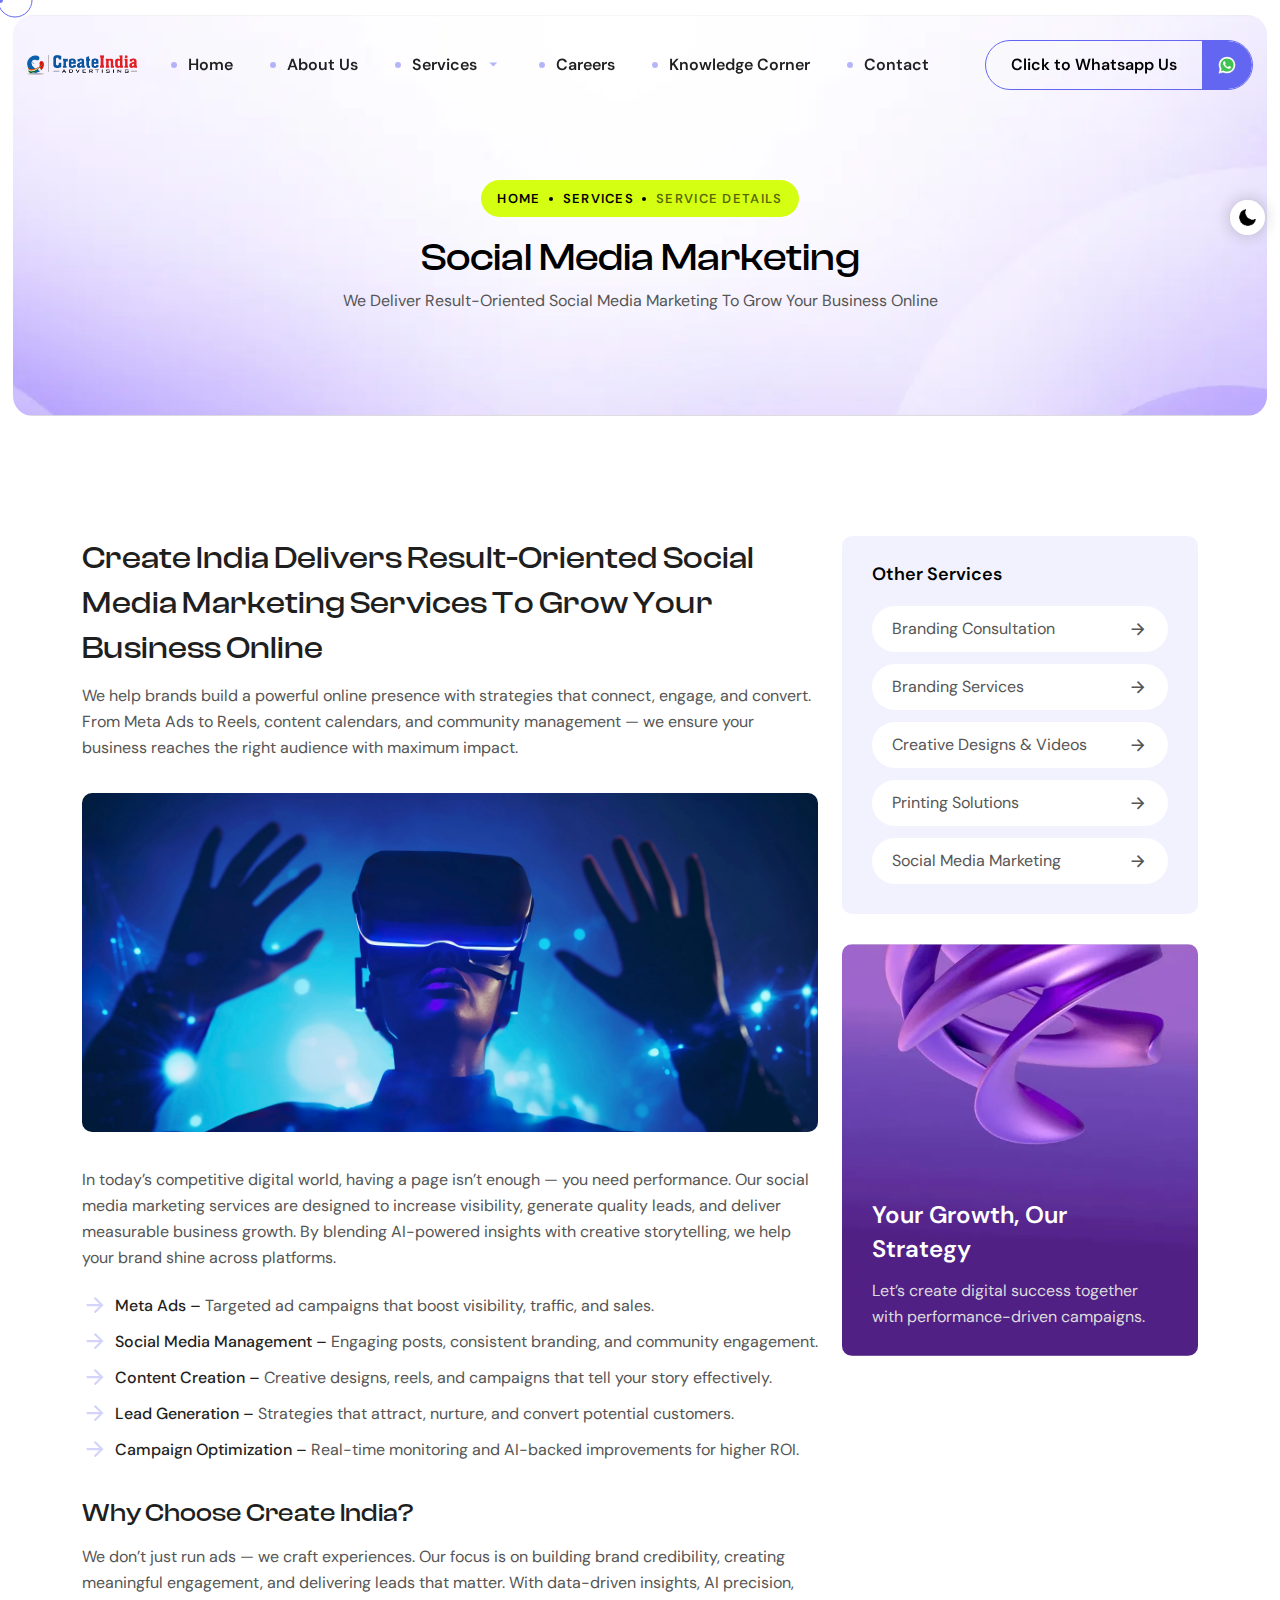
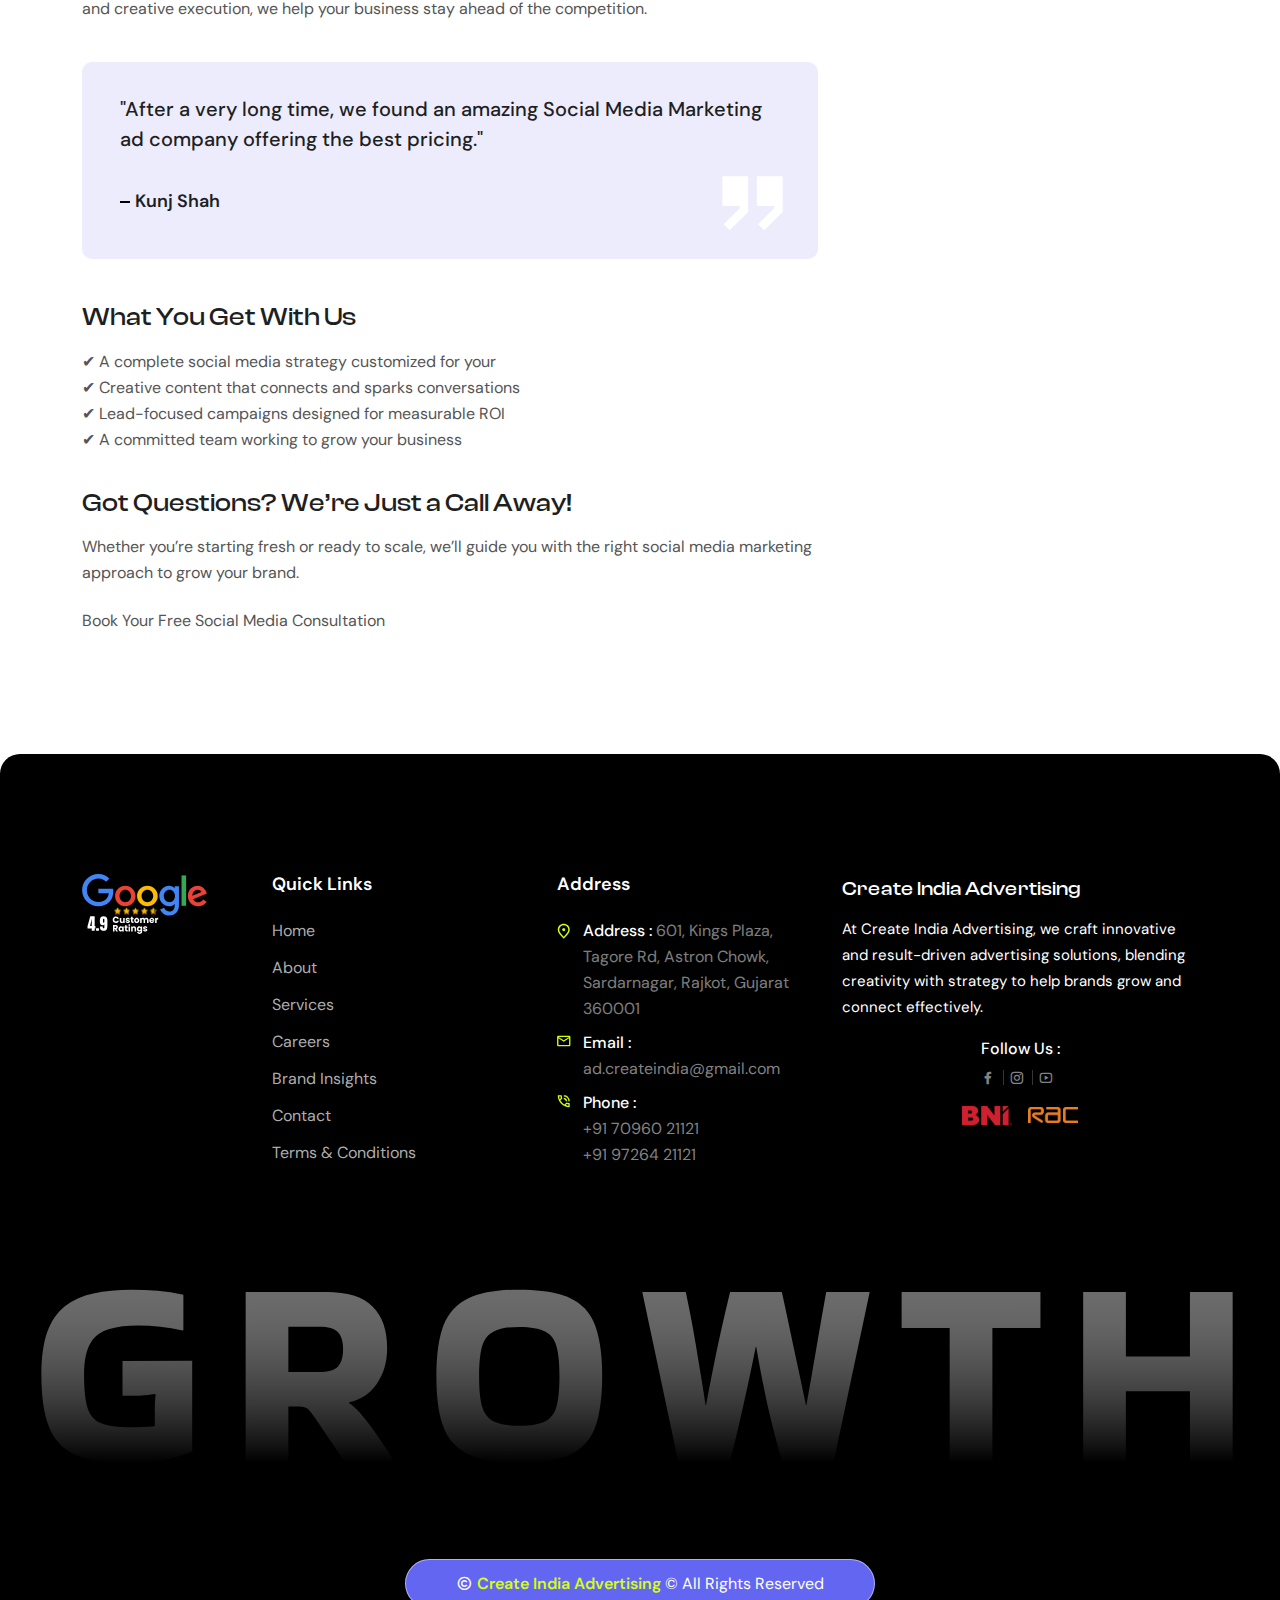
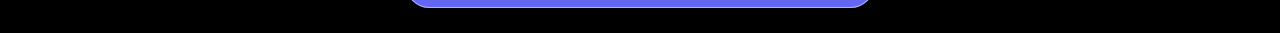
<file: socialmediamarketing.html>
<!DOCTYPE html>
<html lang="zxx">

<head>
  <!-- Required meta tags -->
  <meta charset="utf-8" />
  <meta name="viewport" content="width=device-width, initial-scale=1" />

  <!-- Primary Meta Tags -->
  <title>Social Media Marketing Services | Create India Advertising</title>
  <meta name="title" content="Social Media Marketing Services | Create India Advertising" />
  <meta name="description"
    content="Grow your business with Create India Advertising’s Social Media Marketing services in Rajkot. We specialize in SEO, social media marketing, Google Ads, and online branding to boost your brand visibility and sales." />
  <meta name="keywords"
    content="Social Media Marketing Rajkot, SEO services Rajkot, social media marketing Gujarat, Google Ads Rajkot, online branding Gujarat, internet marketing agency Rajkot, Create India Advertising" />
  <meta name="author" content="Create India Advertising" />

  <!-- Canonical -->
  <link rel="canonical" href="https://thecreateindia.com/socialmediamarketing.html" />

  <!-- Open Graph / Facebook -->
  <meta property="og:type" content="website" />
  <meta property="og:url" content="https://thecreateindia.com/socialmediamarketing.html" />
  <meta property="og:title" content="Social Media Marketing Services | Create India Advertising" />
  <meta property="og:description"
    content="Enhance your brand’s online presence with expert Social Media Marketing by Create India Advertising. SEO, SMM, and PPC solutions that drive results." />
  <meta property="og:image" content="https://thecreateindia.com/assets/img/favicon.webp" />

  <!-- Contact Info for SEO -->
  <meta name="contact" content="ad.createindia@gmail.com, +91 70960 21121, +91 97264 21121" />
  <meta name="address" content="601, Kings Plaza, Tagore Rd, Astron Chowk, Sardarnagar, Rajkot, Gujarat 360001" />

  <!-- Social Profiles -->
  <meta property="og:see_also" content="https://www.facebook.com/CreateIndiaAdvertising/" />
  <meta property="og:see_also" content="https://www.instagram.com/create_india_advertising/" />
  <meta property="og:see_also" content="https://www.youtube.com/@CreateIndiaAdvertising" />

  <!-- Link of CSS files -->
  <link rel="stylesheet" href="assets/css/bootstrap.min.css" />
  <link rel="stylesheet" href="assets/css/swiper-bundle.min.css" />
  <link rel="stylesheet" href="assets/css/scrollcue.min.css" />
  <link rel="stylesheet" href="assets/css/remixicon.css" />
  <link rel="stylesheet" href="assets/css/header.css" />
  <link rel="stylesheet" href="assets/css/style.css" />
  <link rel="stylesheet" href="assets/css/footer.css" />
  <link rel="stylesheet" href="assets/css/responsive.css" />
  <link rel="stylesheet" href="assets/css/dark-theme.css" />

  <!-- Favicon -->
  <link rel="icon" type="image/png" href="assets/img/favicon.webp" />
</head>

<body>
  <!--  Preloader Start -->
  <div class="preloader-area" id="preloader">
    <div class="spinner">
      <div></div>
      <div></div>
      <div></div>
      <div></div>
      <div></div>
    </div>
  </div>
  <!--  Preloader End -->

  <!-- Theme Switcher Start -->
  <div class="switch-theme-mode">
    <label id="switch" class="switch">
      <input type="checkbox" onchange="toggleTheme()" id="slider" />
      <span class="slider round"></span>
    </label>
  </div>
  <!-- Theme Switcher End -->

  <!-- Custom Cursor -->
  <div class="cursor"><span class="cursor-text"></span></div>
  <div class="cursor-inner"></div>

  <div id="smooth-wrapper">
    <div id="smooth-content">
      <!-- Navbar Start -->
      <div class="navbar-area style-two position-relative" id="navbar">
        <div class="container-fluid">
          <div class="navbar-wrapper d-flex justify-content-between align-items-center">
            <!-- Logo -->
            <a href="index.html" class="navbar-brand">
              <img src="assets/img/logo.webp" alt="Logo" class="logo-light" width="150" />
              <img src="assets/img/logo-white.webp" alt="Logo" class="logo-dark" width="150" />
            </a>

            <!-- Menu -->
            <div class="menu-area mx-auto">
              <div class="overlay"></div>
              <nav class="menu">
                <div class="menu-mobile-header">
                  <button type="button" class="menu-mobile-arrow bg-transparent border-0">
                    <i class="ri-arrow-left-s-line"></i>
                  </button>
                  <div class="menu-mobile-title"></div>
                  <button type="button" class="menu-mobile-close bg-transparent border-0">
                    <i class="ri-close-line"></i>
                  </button>
                </div>
                <ul class="menu-section p-0 mb-0 lh-1">
                  <li><a href="index.html">Home</a></li>
                  <li><a href="about-us.html">About Us</a></li>
                  <li class="menu-item-has-children">
                    <a href="services.html">Services <i class="ri-arrow-down-s-fill"></i></a>
                    <ul class="menu-subs menu-column-1">
                      <li>
                        <a href="brandingservices.html">Branding Services</a>
                      </li>
                      <li>
                        <a href="socialmediamarketing.html">Social Media Marketing</a>
                      </li>
                      <li>
                        <a href="brandingconsultation.html">Branding Consultation</a>
                      </li>
                      <li>
                        <a href="printsolution.html">Printing Solutions</a>
                      </li>
                      <li>
                        <a href="creatives.html">Creative Designs & Videos</a>
                      </li>
                    </ul>
                  </li>
                  <li><a href="careers.html">Careers</a></li>
                  <li><a href="insights.html">Knowledge Corner</a></li>
                  <li><a href="contact.html">Contact</a></li>
                </ul>
              </nav>
            </div>

            <!-- Right Side Options -->
            <div class="other-options d-flex flex-wrap align-items-center justify-content-end">
              <div class="option-item">
                <div class="d-flex flex-wrap align-items-center">
                  <!-- Mobile WhatsApp Button -->
                  <div class="mobile-options position-relative d-lg-none me-3">
                    <button class="dropdown-toggle text-center bg-transparent border-0 p-0 transition" type="button"
                      data-bs-toggle="dropdown" aria-expanded="true">
                      <i class="ri-more-fill"></i>
                    </button>
                    <div class="dropdown-menu dropdown-menu-centered mobile-option-list top-1 border-0"
                      data-bs-popper="static">
                      <a href="https://wa.me/917096021121?text=I%20went%20through%20your%20website%20and%20would%20love%20to%20understand%20more%20about%20your%20branding%20solutions." target="_blank"
                        class="btn style-three fw-semibold position-relative round-oval">
                        Click to Whatsapp Us
                        <span
                          class="position-absolute top-0 end-0 h-100 d-flex flex-column align-items-center justify-content-center">
                          <img src="assets/img/icons/whatsapp.svg" alt="WhatsApp Icon" style="
                                width: 20px;
                                height: 20px;
                                object-fit: contain;
                              " />
                        </span>
                      </a>
                    </div>
                  </div>
                </div>
              </div>

              <!-- Desktop WhatsApp Button -->
              <div class="option-item d-lg-block d-none">
                <a href="https://wa.me/917096021121?text=I%20went%20through%20your%20website%20and%20would%20love%20to%20understand%20more%20about%20your%20branding%20solutions." target="_blank"
                  class="btn style-three fw-semibold position-relative round-oval">
                  Click to Whatsapp Us
                  <span
                    class="position-absolute top-0 end-0 h-100 d-flex flex-column align-items-center justify-content-center">
                    <img src="assets/img/icons/whatsapp.svg" alt="WhatsApp Icon"
                      style="width: 20px; height: 20px; object-fit: contain" />
                  </span>
                </a>
              </div>

              <!-- Mobile Menu Trigger -->
              <div class="option-item d-lg-none">
                <button type="button" class="menu-mobile-trigger">
                  <span></span>
                  <span></span>
                  <span></span>
                  <span></span>
                </button>
              </div>
            </div>
          </div>
        </div>
      </div>
      <!-- Navbar End -->

      <!-- Breadcrumb Start -->
      <div class="breadcrumb-area bg-f round-20 position-relative z-1">
        <div class="container text-center">
          <ul class="br-menu text-center bg_secondary d-inline-block list-unstyled mb-15">
            <li class="position-relative fs-13 fw-semibold ls-1 d-inline-block">
              <a href="index.html">HOME</a>
            </li>
            <li class="position-relative fs-13 fw-semibold ls-1 d-inline-block">
              <a href="index.html">SERVICES</a>
            </li>
            <li class="position-relative fs-13 fw-semibold ls-1 d-inline-block">
              SERVICE DETAILS
            </li>
          </ul>
          <h2 class="section-title style-one fw-medium font-secondary text-black text-center mb-6">
            Social Media Marketing
          </h2>
          <p>
            We Deliver Result-Oriented Social Media Marketing To Grow Your Business Online
          </p>
        </div>
      </div>
      <!-- Breadcrumb End -->

      <!-- Service Details Start -->
      <div class="container style-one ptb-130">
        <div class="row">
          <div class="col-xl-8">
            <div class="service-desc">
              <div class="single-para">
                <h1 class="font-secondary fw-medium">
                  Create India Delivers Result-Oriented Social Media Marketing
                  Services To Grow Your Business Online
                </h1>
                <p>
                  We help brands build a powerful online presence with strategies that connect, engage, and convert. From Meta Ads to Reels, content calendars, and community management — we ensure your business reaches the right audience with maximum impact.
                </p>
              </div>
              <div class="service-img round-10 mb-35">
                <img src="assets/img/services/dm.webp" alt="Image" class="round-10" />
              </div>
              <div class="single-para">
                <p>
                 In today’s competitive digital world, having a page isn’t enough — you need performance. Our social media marketing services are designed to increase visibility, generate quality leads, and deliver measurable business growth. By blending AI-powered insights with creative storytelling, we help your brand shine across platforms.
                </p>
                
                            <ul class="feature-list style-one list-unstyled">
              <li class="position-relative">
                <i class="ri-arrow-right-line"></i><span class="fw-medium text-title">Meta Ads –</span>
                Targeted ad campaigns that boost visibility, traffic, and sales.
              </li>
              <li class="position-relative">
                <i class="ri-arrow-right-line"></i><span class="fw-medium text-title">Social Media Management –</span>
                Engaging posts, consistent branding, and community engagement.
              </li>
              <li class="position-relative">
                <i class="ri-arrow-right-line"></i><span class="fw-medium text-title">Content Creation –</span>
                Creative designs, reels, and campaigns that tell your story effectively.
              </li>
              <li class="position-relative">
                <i class="ri-arrow-right-line"></i><span class="fw-medium text-title">Lead Generation –</span>
                Strategies that attract, nurture, and convert potential customers.
              </li>
              <li class="position-relative">
                <i class="ri-arrow-right-line"></i><span class="fw-medium text-title">Campaign Optimization –</span>
                Real-time monitoring and AI-backed improvements for higher ROI.
              </li>
                            </ul>


              </div>
              <div class="single-para">
                <h4 class="font-secondary fw-medium">
                  Why Choose Create India?
                </h4>
                <p>
                 We don’t just run ads — we craft experiences. Our focus is on building brand credibility, creating meaningful engagement, and delivering leads that matter. With data-driven insights, AI precision, and creative execution, we help your business stay ahead of the competition.
                </p>
              </div>
              <div class="wp-blockquote round-10">
                <p class="text-title fw-medium">
                  "After a very long time, we found an amazing Social Media Marketing ad company offering the best pricing."
                </p>
                <div class="d-flex flex-wrap align-items-center justify-content-between">
                  <div class="client-info">
                    <h5 class="fs-18 fw-semibold mb-1">Kunj Shah</h5>
                    
                  </div>
                  <img src="assets/img/icons/quote-white-large.svg" alt="Icon" />
                </div>
              </div>
              <div class="single-para">
                <h4 class="font-secondary fw-medium">What You Get With Us</h4>
                <p>
                  ✔ A complete social media strategy customized for your  <br>
                  ✔ Creative content that connects and sparks conversations <br>
                  ✔ Lead-focused campaigns designed for measurable ROI <br>
                  ✔ A committed team working to grow your business

                </p>
              </div>
              <div class="single-para">
                <h4 class="font-secondary fw-medium">
                  Got Questions? We’re Just a Call Away!
                </h4>
                <p>
                  Whether you’re starting fresh or ready to scale, we’ll guide you with the right social media marketing approach to grow your brand.
                </p>
                <p>
                  Book Your Free Social Media Consultation
                </p>
              </div>
            </div>
          </div>
          <div class="col-xl-4 ps-xxl-5">
            <div class="sidebar mt-lg-50">
              <div class="sidebar-widget round-10">
                <h3 class="sidebar-widget-title fs-18 fw-semibold text-black mb-20">
                  Other Services
                </h3>
                <ul class="service-category-list list-unstyled mb-0">
                  <li>
                    <a href="brandingconsultation.html">Branding Consultation
                      <i class="ri-arrow-right-line"></i></a>
                  </li>
                  <li>
                    <a href="brandingservices.html">Branding Services <i class="ri-arrow-right-line"></i></a>
                  </li>
                  <li>
                    <a href="creatives.html">Creative Designs & Videos
                      <i class="ri-arrow-right-line"></i></a>
                  </li>
                  <li>
                    <a href="printsolution.html">Printing Solutions <i class="ri-arrow-right-line"></i></a>
                  </li>
                  <li>
                    <a href="socialmediamarketing.html">Social Media Marketing <i class="ri-arrow-right-line"></i></a>
                  </li>
                </ul>
              </div>

              <div
                class="promo-widget style-one bg-f d-flex flex-column justify-content-end align-items-start round-10">
                <h3 class="fw-semibold text-white">
                  <a href="service-details.html" class="text-white link-hover-white transition">Your Growth, Our
                    Strategy</a>
                </h3>
                <p class="text-offwhite mb-0">
                  Let’s create digital success together with
                  performance-driven campaigns.
                </p>
              </div>
            </div>
          </div>
        </div>
      </div>
      <!-- Service Details End -->

      <!-- Footer Section Start -->
<footer class="footer-area style-two bg-black position-relative z-1 pt-130">
  <div class="container style-one">
    <div class="row justify-content-center mb-40">
      <div class="col-lg-2 col-md-6">
        <div class="footer-widget mb-30">
          <a href="index.html" class="logo">
            <img src="assets/img/Group 180.svg" alt="Logo" width="125" />
          </a>
        </div>
      </div>

      <div class="col-lg-3 col-md-6">
        <div class="footer-widget mb-30 ps-xxl-5 ms-xxl-1">
          <h3 class="footer-widget-title text-white fs-18 fw-semibold">
            Quick Links
          </h3>
          <ul class="footer-menu list-unstyled mb-0">
            <li><a href="index.html">Home</a></li>
            <li><a href="about-us.html">About</a></li>
            <li><a href="services.html">Services</a></li>
            <li><a href="careers.html">Careers</a></li>
            <li><a href="insights.html">Brand Insights</a></li>
            <li><a href="contact.html">Contact</a></li>
            <li><a href="terms-conditions.html">Terms & Conditions</a></li>
          </ul>
        </div>
      </div>

      <div class="col-lg-3 col-md-6 ps-xxl-0 pe-xxl-5 pe-lg-4">
        <div class="footer-widget mb-30">
          <h3 class="footer-widget-title text-white fs-18 fw-semibold">
            Address
          </h3>
          <ul class="contact-info list-unstyled mb-0">
            <li class="position-relative">
              <img src="assets/img/icons/pin-small.svg" alt="Icon" />
              <span class="text-white fw-medium">Address :</span>
              601, Kings Plaza, Tagore Rd, Astron Chowk, Sardarnagar,
              Rajkot, Gujarat 360001
            </li>
            <li class="position-relative">
              <img src="assets/img/icons/mail-small.svg" alt="Icon" />
              <span class="text-white fw-medium d-block">Email :</span>
              <a href="mailto:ad.createindia@gmail.com">ad.createindia@gmail.com</a>
            </li>
            <li class="position-relative">
              <img src="assets/img/icons/phone-small.svg" alt="Icon" />
              <span class="text-white fw-medium d-block">Phone :</span>
              <a href="tel:+917096021121">+91 70960 21121</a><br />
              <a href="tel:+919726421121">+91 97264 21121</a>
            </li>
          </ul>
        </div>
      </div>

      <div class="col-lg-4 col-md-6 ps-xxl-4 pe-xxl-1">
        <div class="footer-widget mb-30">
          <h3 class="text-white fs-20 font-secondary fw-medium mb-12">
            Create India Advertising
          </h3>
          <p class="text-white fs-15">
            At Create India Advertising, we craft innovative and
            result-driven advertising solutions, blending creativity
            with strategy to help brands grow and connect effectively.
          </p>
          <div class="post-share d-flex flex-wrap align-items-center justify-content-center flex-column">
            <span class="text-white fw-medium mb-2">Follow Us :</span>
            <ul class="social-profile style-one list-unstyled mb-3 d-flex">
              <li>
                <a href="https://www.facebook.com/CreateIndiaAdvertising/" target="_blank"
                  class="d-flex flex-column align-items-center justify-content-center rounded-circle"><i
                    class="ri-facebook-fill"></i></a>
              </li>
              <li>
                <a href="https://www.instagram.com/create_india_advertising/" target="_blank"
                  class="d-flex flex-column align-items-center justify-content-center rounded-circle"><i
                    class="ri-instagram-line"></i></a>
              </li>
              <li>
                <a href="https://www.youtube.com/@CreateIndiaAdvertising" target="_blank"
                  class="d-flex flex-column align-items-center justify-content-center rounded-circle">
                  <i class="ri-youtube-line"></i>
                </a>
              </li>
            </ul>

            <!-- BNI & RAC Logos Centered After Social -->
            <div class="d-flex align-items-center justify-content-center gap-3">
              <a href="index.html" class="logo"><img src="assets/img/Awards/BNI.png" alt="BNI Logo" width="50" /></a>
              <a href="index.html" class="logo"><img src="assets/img/Awards/RAC.png" alt="RAC Logo" width="50" /></a>
            </div>
          </div>
        </div>
      </div>
    </div>
  </div>

  <div class="footer-bottom position-relative overflow-hidden z-1">
    <div class="container-fluid position-relative pb-130">
      <img src="assets/img/footertext.svg" alt="Logo" />
      <p
        class="copyright-text position-absolute bg_primary round-oval d-inline-block text-white text-center mb-0">
        <i class="ri-copyright-line"></i>
        <span class="text_secondary fw-semibold">Create India Advertising</span>
        © All Rights Reserved
      </p>
    </div>
  </div>
</footer>
<!-- Footer End -->


    </div>
  </div>
  <!-- Back to Top -->
  <div id="progress-wrap" class="progress-wrap style-one">
    <svg class="progress-circle svg-content" width="100%" height="100%" viewBox="-1 -1 102 102">
      <path id="progress-path" d="M50,1 a49,49 0 0,1 0,98 a49,49 0 0,1 0,-98" />
    </svg>
  </div>

  <!-- Link of JS files -->

  <script src="assets/js/bootstrap.bundle.min.js"></script>
  <script src="assets/js/megamenu.js"></script>
  <script src="assets/js/swiper-bundle.min.js"></script>
  <script src="assets/js/fslightbox.js"></script>
  <script src="assets/js/gsap.min.js"></script>
  <script src="assets/js/scrollTrigger.min.js"></script>
  <script src="assets/js/lenis.min.js"></script>
  <script src="assets/js/scrollToPlugin.js"></script>
  <script src="assets/js/SplitText.min.js"></script>
  <script src="assets/js/customEase.js"></script>
  <script src="assets/js/scrollcue.min.js"></script>
  <script src="assets/js/main.js"></script>
</body>

</html>
</file>
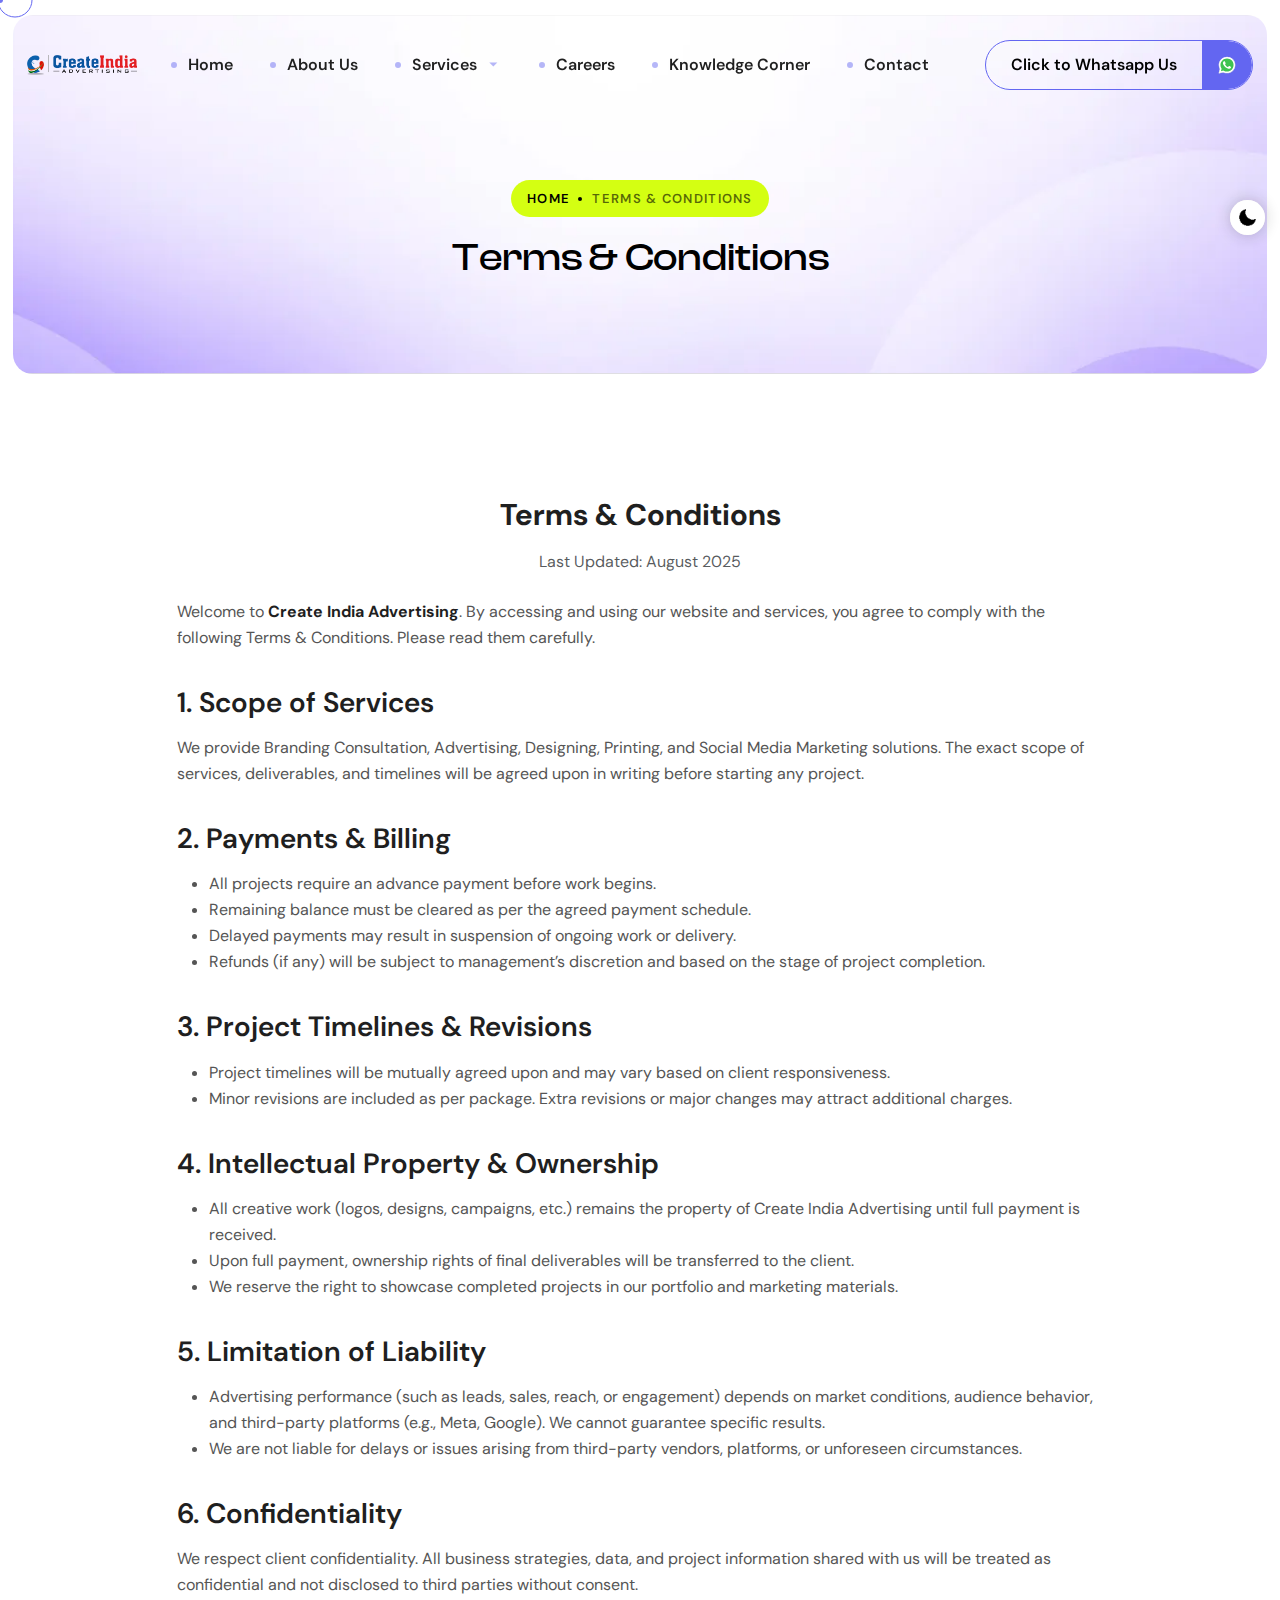
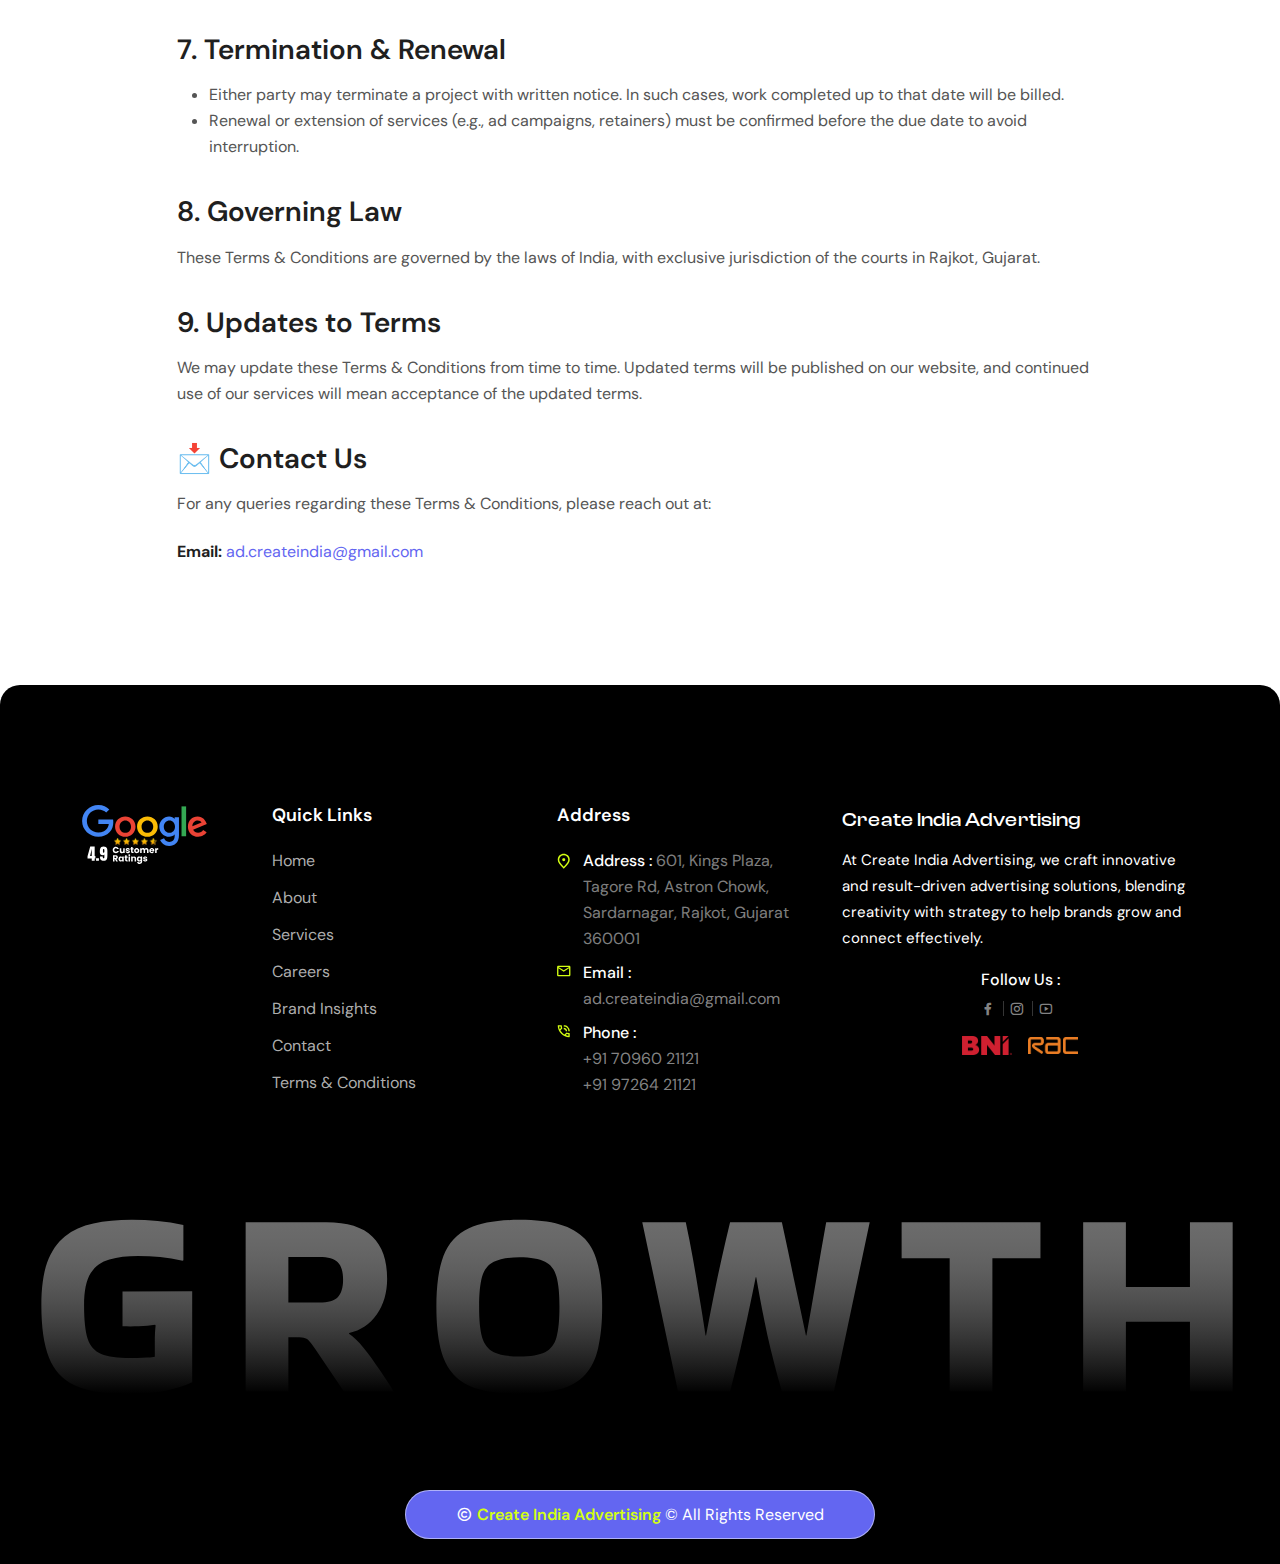
<file: terms-conditions.html>
<!DOCTYPE html>
<html lang="zxx">

<head>
  <!-- Required meta tags -->
  <meta charset="utf-8" />
  <meta name="viewport" content="width=device-width, initial-scale=1" />

  <!-- Primary Meta Tags -->
  <title>Terms & Conditions | Create India Advertising</title>
  <meta name="title" content="Terms & Conditions | Create India Advertising" />
  <meta name="description"
    content="Read the Terms & Conditions of Create India Advertising. Learn about our policies, disclaimers, service usage, and legal guidelines for clients and users." />
  <meta name="keywords"
    content="Create India Advertising terms and conditions, policies, disclaimers, service terms Rajkot, advertising agency terms Gujarat, client agreement Create India Advertising" />
  <meta name="author" content="Create India Advertising" />

  <!-- Canonical -->
  <link rel="canonical" href="https://thecreateindia.com/terms-conditions" />

  <!-- Open Graph / Facebook -->
  <meta property="og:type" content="website" />
  <meta property="og:url" content="https://thecreateindia.com/terms-conditions" />
  <meta property="og:title" content="Terms & Conditions | Create India Advertising" />
  <meta property="og:description"
    content="Review the Terms & Conditions of Create India Advertising, covering policies, disclaimers, and service agreements for clients." />
  <meta property="og:image" content="https://thecreateindia.com/assets/img/favicon.webp" />

  <!-- Contact Info for SEO -->
  <meta name="contact" content="ad.createindia@gmail.com, +91 70960 21121, +91 97264 21121" />
  <meta name="address" content="601, Kings Plaza, Tagore Rd, Astron Chowk, Sardarnagar, Rajkot, Gujarat 360001" />

  <!-- Social Profiles -->
  <meta property="og:see_also" content="https://www.facebook.com/CreateIndiaAdvertising/" />
  <meta property="og:see_also" content="https://www.instagram.com/create_india_advertising/" />
  <meta property="og:see_also" content="https://www.youtube.com/@CreateIndiaAdvertising" />

  <!-- Link of CSS files -->
  <link rel="stylesheet" href="assets/css/bootstrap.min.css" />
  <link rel="stylesheet" href="assets/css/swiper-bundle.min.css" />
  <link rel="stylesheet" href="assets/css/scrollcue.min.css" />
  <link rel="stylesheet" href="assets/css/remixicon.css" />
  <link rel="stylesheet" href="assets/css/header.css" />
  <link rel="stylesheet" href="assets/css/style.css" />
  <link rel="stylesheet" href="assets/css/footer.css" />
  <link rel="stylesheet" href="assets/css/responsive.css" />
  <link rel="stylesheet" href="assets/css/dark-theme.css" />

  <!-- Favicon -->
  <link rel="icon" type="image/png" href="assets/img/favicon.webp" />
</head>

<body>
  <!--  Preloader Start -->
  <div class="preloader-area" id="preloader">
    <div class="spinner">
      <div></div>
      <div></div>
      <div></div>
      <div></div>
      <div></div>
    </div>
  </div>
  <!--  Preloader End -->

  <!-- Theme Switcher Start -->
  <div class="switch-theme-mode">
    <label id="switch" class="switch">
      <input type="checkbox" onchange="toggleTheme()" id="slider" />
      <span class="slider round"></span>
    </label>
  </div>
  <!-- Theme Switcher End -->

  <!-- Custom Cursor -->
  <div class="cursor"><span class="cursor-text"></span></div>
  <div class="cursor-inner"></div>

  <div id="smooth-wrapper">
    <div id="smooth-content">
      <!-- Navbar Start -->
      <div class="navbar-area style-two position-relative" id="navbar">
        <div class="container-fluid">
          <div class="navbar-wrapper d-flex justify-content-between align-items-center">
            <!-- Logo -->
            <a href="index.html" class="navbar-brand">
              <img src="assets/img/logo.webp" alt="Logo" class="logo-light" width="150" />
              <img src="assets/img/logo-white.webp" alt="Logo" class="logo-dark" width="150" />
            </a>

            <!-- Menu -->
            <div class="menu-area mx-auto">
              <div class="overlay"></div>
              <nav class="menu">
                <div class="menu-mobile-header">
                  <button type="button" class="menu-mobile-arrow bg-transparent border-0">
                    <i class="ri-arrow-left-s-line"></i>
                  </button>
                  <div class="menu-mobile-title"></div>
                  <button type="button" class="menu-mobile-close bg-transparent border-0">
                    <i class="ri-close-line"></i>
                  </button>
                </div>
                <ul class="menu-section p-0 mb-0 lh-1">
                  <li><a href="index.html">Home</a></li>
                  <li><a href="about-us.html">About Us</a></li>
                  <li class="menu-item-has-children">
                    <a href="services.html">Services <i class="ri-arrow-down-s-fill"></i></a>
                    <ul class="menu-subs menu-column-1">
                      <li>
                        <a href="brandingservices.html">Branding Services</a>
                      </li>
                      <li>
                        <a href="socialmediamarketing.html">Social Media Marketing</a>
                      </li>
                      <li>
                        <a href="brandingconsultation.html">Branding Consultation</a>
                      </li>
                      <li>
                        <a href="printsolution.html">Printing Solutions</a>
                      </li>
                      <li>
                        <a href="creatives.html">Creative Designs & Videos</a>
                      </li>
                    </ul>
                  </li>
                  <li><a href="careers.html">Careers</a></li>
                  <li><a href="insights.html">Knowledge Corner</a></li>
                  <li><a href="contact.html">Contact</a></li>
                </ul>
              </nav>
            </div>

            <!-- Right Side Options -->
            <div class="other-options d-flex flex-wrap align-items-center justify-content-end">
              <div class="option-item">
                <div class="d-flex flex-wrap align-items-center">
                  <!-- Mobile WhatsApp Button -->
                  <div class="mobile-options position-relative d-lg-none me-3">
                    <button class="dropdown-toggle text-center bg-transparent border-0 p-0 transition" type="button"
                      data-bs-toggle="dropdown" aria-expanded="true">
                      <i class="ri-more-fill"></i>
                    </button>
                    <div class="dropdown-menu dropdown-menu-centered mobile-option-list top-1 border-0"
                      data-bs-popper="static">
                      <a href="https://wa.me/917096021121?text=I%20went%20through%20your%20website%20and%20would%20love%20to%20understand%20more%20about%20your%20branding%20solutions." target="_blank"
                        class="btn style-three fw-semibold position-relative round-oval">
                        Click to Whatsapp Us
                        <span
                          class="position-absolute top-0 end-0 h-100 d-flex flex-column align-items-center justify-content-center">
                          <img src="assets/img/icons/whatsapp.svg" alt="WhatsApp Icon" style="
                                width: 20px;
                                height: 20px;
                                object-fit: contain;
                              " />
                        </span>
                      </a>
                    </div>
                  </div>
                </div>
              </div>

              <!-- Desktop WhatsApp Button -->
              <div class="option-item d-lg-block d-none">
                <a href="https://wa.me/917096021121?text=I%20went%20through%20your%20website%20and%20would%20love%20to%20understand%20more%20about%20your%20branding%20solutions." target="_blank"
                  class="btn style-three fw-semibold position-relative round-oval">
                  Click to Whatsapp Us
                  <span
                    class="position-absolute top-0 end-0 h-100 d-flex flex-column align-items-center justify-content-center">
                    <img src="assets/img/icons/whatsapp.svg" alt="WhatsApp Icon"
                      style="width: 20px; height: 20px; object-fit: contain" />
                  </span>
                </a>
              </div>

              <!-- Mobile Menu Trigger -->
              <div class="option-item d-lg-none">
                <button type="button" class="menu-mobile-trigger">
                  <span></span>
                  <span></span>
                  <span></span>
                  <span></span>
                </button>
              </div>
            </div>
          </div>
        </div>
      </div>
      <!-- Navbar End -->

      <!-- Breadcrumb Start -->
      <div class="breadcrumb-area bg-f round-20 position-relative z-1">
        <div class="container text-center">
          <ul class="br-menu text-center bg_secondary d-inline-block list-unstyled mb-15">
            <li class="position-relative fs-13 fw-semibold ls-1 d-inline-block">
              <a href="index.html">HOME</a>
            </li>
            <li class="position-relative fs-13 fw-semibold ls-1 d-inline-block">
              TERMS & CONDITIONS
            </li>
          </ul>
          <h2 class="section-title style-one fw-medium font-secondary text-black text-center mb-6">
            Terms & Conditions
          </h2>
        </div>
      </div>
      <!-- Breadcrumb End -->

      <!-- Terms Section start -->
      <div class="terms-wrap ptb-130">
        <div class="container style-one">
          <div class="row">
            <div class="col-xl-10 offset-xl-1">
              <div class="single-para text-center mb-4">
                <h2 class="fw-bold">Terms & Conditions</h2>
                <p class="text-muted">Last Updated: August 2025</p>
              </div>

              <div class="single-para">
                <p>
                  Welcome to <strong>Create India Advertising</strong>. By
                  accessing and using our website and services, you agree to
                  comply with the following Terms & Conditions. Please read
                  them carefully.
                </p>
              </div>

              <div class="single-para">
                <h3>1. Scope of Services</h3>
                <p>
                  We provide Branding Consultation, Advertising, Designing,
                  Printing, and Social Media Marketing solutions. The exact scope
                  of services, deliverables, and timelines will be agreed upon
                  in writing before starting any project.
                </p>
              </div>

              <div class="single-para">
                <h3>2. Payments & Billing</h3>
                <ul>
                  <li>
                    All projects require an advance payment before work
                    begins.
                  </li>
                  <li>
                    Remaining balance must be cleared as per the agreed
                    payment schedule.
                  </li>
                  <li>
                    Delayed payments may result in suspension of ongoing work
                    or delivery.
                  </li>
                  <li>
                    Refunds (if any) will be subject to management’s
                    discretion and based on the stage of project completion.
                  </li>
                </ul>
              </div>

              <div class="single-para">
                <h3>3. Project Timelines & Revisions</h3>
                <ul>
                  <li>
                    Project timelines will be mutually agreed upon and may
                    vary based on client responsiveness.
                  </li>
                  <li>
                    Minor revisions are included as per package. Extra
                    revisions or major changes may attract additional charges.
                  </li>
                </ul>
              </div>

              <div class="single-para">
                <h3>4. Intellectual Property & Ownership</h3>
                <ul>
                  <li>
                    All creative work (logos, designs, campaigns, etc.)
                    remains the property of Create India Advertising until
                    full payment is received.
                  </li>
                  <li>
                    Upon full payment, ownership rights of final deliverables
                    will be transferred to the client.
                  </li>
                  <li>
                    We reserve the right to showcase completed projects in our
                    portfolio and marketing materials.
                  </li>
                </ul>
              </div>

              <div class="single-para">
                <h3>5. Limitation of Liability</h3>
                <ul>
                  <li>
                    Advertising performance (such as leads, sales, reach, or
                    engagement) depends on market conditions, audience
                    behavior, and third-party platforms (e.g., Meta, Google).
                    We cannot guarantee specific results.
                  </li>
                  <li>
                    We are not liable for delays or issues arising from
                    third-party vendors, platforms, or unforeseen
                    circumstances.
                  </li>
                </ul>
              </div>

              <div class="single-para">
                <h3>6. Confidentiality</h3>
                <p>
                  We respect client confidentiality. All business strategies,
                  data, and project information shared with us will be treated
                  as confidential and not disclosed to third parties without
                  consent.
                </p>
              </div>

              <div class="single-para">
                <h3>7. Termination & Renewal</h3>
                <ul>
                  <li>
                    Either party may terminate a project with written notice.
                    In such cases, work completed up to that date will be
                    billed.
                  </li>
                  <li>
                    Renewal or extension of services (e.g., ad campaigns,
                    retainers) must be confirmed before the due date to avoid
                    interruption.
                  </li>
                </ul>
              </div>

              <div class="single-para">
                <h3>8. Governing Law</h3>
                <p>
                  These Terms & Conditions are governed by the laws of India,
                  with exclusive jurisdiction of the courts in Rajkot,
                  Gujarat.
                </p>
              </div>

              <div class="single-para">
                <h3>9. Updates to Terms</h3>
                <p>
                  We may update these Terms & Conditions from time to time.
                  Updated terms will be published on our website, and
                  continued use of our services will mean acceptance of the
                  updated terms.
                </p>
              </div>

              <div class="single-para">
                <h3>📩 Contact Us</h3>
                <p>
                  For any queries regarding these Terms & Conditions, please
                  reach out at:
                </p>
                <p>
                  <strong>Email:</strong>
                  <a href="mailto:ad.createindia@gmail.com" class="text_primary">ad.createindia@gmail.com</a>
                </p>
              </div>
            </div>
          </div>
        </div>
      </div>
      <!-- Terms Section end -->

      <!-- Footer Section Start -->
<footer class="footer-area style-two bg-black position-relative z-1 pt-130">
  <div class="container style-one">
    <div class="row justify-content-center mb-40">
      <div class="col-lg-2 col-md-6">
        <div class="footer-widget mb-30">
          <a href="index.html" class="logo">
            <img src="assets/img/Group 180.svg" alt="Logo" width="125" />
          </a>
        </div>
      </div>

      <div class="col-lg-3 col-md-6">
        <div class="footer-widget mb-30 ps-xxl-5 ms-xxl-1">
          <h3 class="footer-widget-title text-white fs-18 fw-semibold">
            Quick Links
          </h3>
          <ul class="footer-menu list-unstyled mb-0">
            <li><a href="index.html">Home</a></li>
            <li><a href="about-us.html">About</a></li>
            <li><a href="services.html">Services</a></li>
            <li><a href="careers.html">Careers</a></li>
            <li><a href="insights.html">Brand Insights</a></li>
            <li><a href="contact.html">Contact</a></li>
            <li><a href="terms-conditions.html">Terms & Conditions</a></li>
          </ul>
        </div>
      </div>

      <div class="col-lg-3 col-md-6 ps-xxl-0 pe-xxl-5 pe-lg-4">
        <div class="footer-widget mb-30">
          <h3 class="footer-widget-title text-white fs-18 fw-semibold">
            Address
          </h3>
          <ul class="contact-info list-unstyled mb-0">
            <li class="position-relative">
              <img src="assets/img/icons/pin-small.svg" alt="Icon" />
              <span class="text-white fw-medium">Address :</span>
              601, Kings Plaza, Tagore Rd, Astron Chowk, Sardarnagar,
              Rajkot, Gujarat 360001
            </li>
            <li class="position-relative">
              <img src="assets/img/icons/mail-small.svg" alt="Icon" />
              <span class="text-white fw-medium d-block">Email :</span>
              <a href="mailto:ad.createindia@gmail.com">ad.createindia@gmail.com</a>
            </li>
            <li class="position-relative">
              <img src="assets/img/icons/phone-small.svg" alt="Icon" />
              <span class="text-white fw-medium d-block">Phone :</span>
              <a href="tel:+917096021121">+91 70960 21121</a><br />
              <a href="tel:+919726421121">+91 97264 21121</a>
            </li>
          </ul>
        </div>
      </div>

      <div class="col-lg-4 col-md-6 ps-xxl-4 pe-xxl-1">
        <div class="footer-widget mb-30">
          <h3 class="text-white fs-20 font-secondary fw-medium mb-12">
            Create India Advertising
          </h3>
          <p class="text-white fs-15">
            At Create India Advertising, we craft innovative and
            result-driven advertising solutions, blending creativity
            with strategy to help brands grow and connect effectively.
          </p>
          <div class="post-share d-flex flex-wrap align-items-center justify-content-center flex-column">
            <span class="text-white fw-medium mb-2">Follow Us :</span>
            <ul class="social-profile style-one list-unstyled mb-3 d-flex">
              <li>
                <a href="https://www.facebook.com/CreateIndiaAdvertising/" target="_blank"
                  class="d-flex flex-column align-items-center justify-content-center rounded-circle"><i
                    class="ri-facebook-fill"></i></a>
              </li>
              <li>
                <a href="https://www.instagram.com/create_india_advertising/" target="_blank"
                  class="d-flex flex-column align-items-center justify-content-center rounded-circle"><i
                    class="ri-instagram-line"></i></a>
              </li>
              <li>
                <a href="https://www.youtube.com/@CreateIndiaAdvertising" target="_blank"
                  class="d-flex flex-column align-items-center justify-content-center rounded-circle">
                  <i class="ri-youtube-line"></i>
                </a>
              </li>
            </ul>

            <!-- BNI & RAC Logos Centered After Social -->
            <div class="d-flex align-items-center justify-content-center gap-3">
              <a href="index.html" class="logo"><img src="assets/img/Awards/BNI.png" alt="BNI Logo" width="50" /></a>
              <a href="index.html" class="logo"><img src="assets/img/Awards/RAC.png" alt="RAC Logo" width="50" /></a>
            </div>
          </div>
        </div>
      </div>
    </div>
  </div>

  <div class="footer-bottom position-relative overflow-hidden z-1">
    <div class="container-fluid position-relative pb-130">
      <img src="assets/img/footertext.svg" alt="Logo" />
      <p
        class="copyright-text position-absolute bg_primary round-oval d-inline-block text-white text-center mb-0">
        <i class="ri-copyright-line"></i>
        <span class="text_secondary fw-semibold">Create India Advertising</span>
        © All Rights Reserved
      </p>
    </div>
  </div>
</footer>
<!-- Footer End -->

    </div>
  </div>
  <!-- Back to Top -->
  <div id="progress-wrap" class="progress-wrap style-one">
    <svg class="progress-circle svg-content" width="100%" height="100%" viewBox="-1 -1 102 102">
      <path id="progress-path" d="M50,1 a49,49 0 0,1 0,98 a49,49 0 0,1 0,-98" />
    </svg>
  </div>

  <!-- Link of JS files -->

  <script src="assets/js/bootstrap.bundle.min.js"></script>
  <script src="assets/js/megamenu.js"></script>
  <script src="assets/js/swiper-bundle.min.js"></script>
  <script src="assets/js/fslightbox.js"></script>
  <script src="assets/js/gsap.min.js"></script>
  <script src="assets/js/scrollTrigger.min.js"></script>
  <script src="assets/js/lenis.min.js"></script>
  <script src="assets/js/scrollToPlugin.js"></script>
  <script src="assets/js/SplitText.min.js"></script>
  <script src="assets/js/customEase.js"></script>
  <script src="assets/js/scrollcue.min.js"></script>
  <script src="assets/js/main.js"></script>
</body>

</html>
</file>
<file: assets/css/header.css>
.navbar-area {
  z-index: 999;
  transition: 1s;
}
.navbar-area.sticky {
  top: 0;
  left: 0;
  position: sticky !important;
  width: 100%;
  z-index: 999 !important;
  box-shadow: 0 0 25px rgba(0, 0, 0, 0.06);
  animation: 500ms ease-in-out 0s normal none 1 running fadeInDown;
  transition: var(--transition);
}
.navbar-area .other-options .option-item {
  margin-left: 20px;
}
.navbar-area .other-options .option-item:first-child {
  margin-left: 0;
}
.navbar-area .other-options .option-item .mobile-options {
  width: 20px;
}
.navbar-area .other-options .option-item .mobile-options button:after {
  display: none;
}
.navbar-area .other-options .option-item .mobile-options button i {
  font-size: 18px;
  line-height: 0.8;
  position: relative;
  top: 2px;
  color: var(--titleColor);
}
.navbar-area .other-options .option-item .mobile-options .dropdown-menu {
  background-color: transparent;
  padding: 0;
  min-width: 200px;
}
.navbar-area .other-options .option-item .mobile-options .dropdown-menu .dropdown-item {
  width: 197px;
  padding: 0;
}
.navbar-area .other-options .option-item .mobile-options .dropdown-menu .dropdown-item:hover {
  background-color: transparent;
}
.navbar-area .other-options .option-item .mobile-options .dropdown-menu-centered {
  top: calc(100% + 15px) !important;
  left: 5% !important;
  transform: translateX(-50%) !important;
}
.navbar-area .other-options .option-item .search-btn {
  position: relative;
}
.navbar-area .other-options .option-item .search-btn:after {
  display: none;
}
.navbar-area .other-options .option-item .search-btn i {
  font-size: 18px;
  line-height: 0.8;
  position: relative;
  top: 2px;
  color: var(--titleColor);
}
.navbar-area .other-options .option-item .search-dropdown {
  min-width: 420px;
  padding: 15px;
  border-radius: 10px;
  box-shadow: 0 0 35px rgba(0, 0, 0, 0.06);
  transform: translate(0, 0) !important;
  transition: var(--transition);
  visibility: hidden;
  opacity: 0;
  display: block !important;
}
.navbar-area .other-options .option-item .search-dropdown.dropdown-menu-right {
  left: auto !important;
  right: 5.8% !important;
}
.navbar-area .other-options .option-item .search-dropdown.dropdown-menu-right.show {
  visibility: visible;
  opacity: 1;
}
.navbar-area .other-options .option-item .search-dropdown .search-popup input {
  border: 1px solid rgba(0, 0, 0, 0.1);
  border-radius: 10px;
  height: 50px;
}
.navbar-area .other-options .option-item .search-dropdown .search-popup input::-moz-placeholder {
  opacity: 1;
  color: var(--paraColor);
}
.navbar-area .other-options .option-item .search-dropdown .search-popup input::placeholder {
  opacity: 1;
  color: var(--paraColor);
}
.navbar-area .other-options .option-item .search-dropdown .search-popup input:focus {
  border-color: var(--primaryColor);
}
.navbar-area .other-options .option-item .search-dropdown .search-popup button {
  padding: 5px 12px;
}
.navbar-area .menu-section {
  margin-right: 15px;
}
.navbar-area.style-one {
  background-color: transparent;
}
.navbar-area.style-one.sticky {
  background-color: var(--titleColor);
}
.navbar-area.style-one .menu > ul > li > a {
  color: var(--offwhiteColor);
}
.navbar-area.style-one .menu > ul > li > a:before {
  background-color: rgba(255, 255, 255, 0.3);
}
.navbar-area.style-one .menu > ul > li > a:hover, .navbar-area.style-one .menu > ul > li > a.active {
  color: var(--whiteColor);
}
.navbar-area.style-one .menu > ul > li.menu-item-has-children > a i {
  color: rgba(255, 255, 255, 0.3);
}
.navbar-area.style-one .menu > ul > li.menu-item-has-children > a.active i, .navbar-area.style-one .menu > ul > li.menu-item-has-children > a:hover i {
  color: var(--whiteColor);
}
.navbar-area.style-two .menu > ul > li > a, .navbar-area.style-three .menu > ul > li > a {
  color: var(--titleColor);
}
.navbar-area.style-two .menu > ul > li > a:hover, .navbar-area.style-two .menu > ul > li > a.active, .navbar-area.style-three .menu > ul > li > a:hover, .navbar-area.style-three .menu > ul > li > a.active {
  color: var(--whiteColor);
}
.navbar-area.style-two {
  padding: 15px 15px 0;
}
.navbar-area.style-two.sticky {
  background-color: #F4E6F8;
  padding: 0;
}
.navbar-area.style-three.sticky {
  background-color: #F5EBE2;
}

.offcanvas-backdrop {
  background-color: rgba(25, 39, 43, 0.9) !important;
}

.menu > ul > li {
  display: inline-block;
  line-height: 1;
  margin-right: 20px;
}
.menu > ul > li:last-child {
  margin-right: 0;
}
.menu > ul > li.menu-item-has-children a i {
  font-size: 16px;
  font-weight: 500;
  line-height: 0.8;
  margin-left: 4px;
  transition: var(--transition);
}
.menu > ul > li .menu-column-1 {
  min-width: 17.1rem;
  max-width: 17.1rem;
}
.menu > ul > li .menu-subs {
  position: absolute;
  width: 100%;
  height: auto;
  padding: 0;
  border: none;
  outline: none;
  z-index: 500;
  opacity: 0;
  list-style: none;
  visibility: hidden;
  background: var(--whiteColor);
  transition: all 0.3s ease-in-out;
  box-shadow: 0 0 15px rgba(0, 0, 0, 0.07);
}
.menu > ul > li .menu-subs li a {
  padding: 13px 17px;
  display: block;
  line-height: 1.6;
  color: var(--titleColor);
  border-left: 4px solid transparent;
  border-bottom: 1px solid rgba(38, 38, 54, 0.08);
}
.menu > ul > li .menu-subs li a:hover, .menu > ul > li .menu-subs li a.active {
  color: var(--primaryColor);
  border-left-color: var(--secondaryColor);
}
.menu > ul > li .menu-subs li .menu-subs:before {
  display: none;
}
.menu > ul > li .menu-subs > li:last-child > a {
  border-bottom: none;
}
.menu > ul > li .menu-subs > ul > li {
  line-height: 1;
}
.menu > ul > li .menu-subs > ul > li a {
  display: inline-block;
  font-family: inherit;
  border: none;
  outline: none;
  padding: 15px 0;
  text-transform: capitalize;
  text-rendering: optimizeLegibility;
  transition: all 0.3s ease-in-out;
}
.menu > ul > li > a {
  position: relative;
  display: inline-block;
  border: none;
  outline: none;
  z-index: 1;
  background-color: transparent;
  color: var(--whiteColor);
  border-radius: 50px;
  display: inline-block;
}
.menu > ul > li > a:before {
  position: absolute;
  top: 50%;
  left: 15px;
  content: "";
  width: 6px;
  height: 6px;
  border-radius: 50%;
  transform: translateY(-50%);
  transition: var(--transition);
  background-color: rgba(99, 102, 241, 0.47);
}
.menu > ul > li > a:hover, .menu > ul > li > a.active {
  background-color: var(--primaryColor);
  color: var(--whiteColor);
}
.menu > ul > li > a:hover:before, .menu > ul > li > a.active:before {
  background-color: var(--whiteColor);
}
.menu ul li a {
  color: var(--primaryColor);
  font-weight: 600;
  transition: var(--transition);
}
.menu ul li a.menu-item-has-children i {
  font-weight: 400;
}
.menu ul li a.active, .menu ul li a:hover {
  color: var(--whiteColor);
}
.menu .menu-section {
  margin-left: 42px;
}

.menu-mobile-header,
.menu-mobile-trigger {
  display: none;
}

@media only screen and (max-width: 767px) {
  .navbar-area .navbar-brand img {
    max-width: 100px;
  }
  .navbar-area .other-options .option-item {
    margin-left: 20px;
  }
  .navbar-area .other-options .option-item:first-child {
    margin-left: 0;
  }
  .navbar-area.style-one .other-options .option-item, .navbar-area.style-two .other-options .option-item, .navbar-area.style-three .other-options .option-item {
    margin-left: 15px;
  }
  .navbar-area.style-one .other-options .option-item:first-child, .navbar-area.style-two .other-options .option-item:first-child, .navbar-area.style-three .other-options .option-item:first-child {
    margin-left: 0;
  }
}
@media only screen and (max-width: 991px) {
  .navbar-area {
    padding: 12px 0;
    z-index: 99;
  }
  .navbar-area.sticky {
    top: 0 !important;
    margin-top: 0;
  }
  .navbar-area .navbar .navbar-brand img {
    max-width: 105px;
  }
  .navbar-area .menu {
    border-radius: 0;
  }
  .navbar-area .menu > ul > li > a {
    border-radius: 0;
  }
  .navbar-area .menu > ul > li > a:before {
    display: none;
  }
  .navbar-area .menu ul li a i {
    float: right;
    font-size: 18px;
  }
  .navbar-area .menu-mobile-trigger span {
    background: var(--primaryColor);
  }
  .navbar-area.style-one .menu-section, .navbar-area.style-two .menu-section, .navbar-area.style-three .menu-section {
    margin-left: 0;
    margin-right: 0;
  }
  .navbar-area.style-one .menu > ul > li > a, .navbar-area.style-two .menu > ul > li > a, .navbar-area.style-three .menu > ul > li > a {
    color: var(--blackColor);
  }
  .navbar-area.style-one .menu > ul > li > a.active, .navbar-area.style-one .menu > ul > li > a:hover, .navbar-area.style-two .menu > ul > li > a.active, .navbar-area.style-two .menu > ul > li > a:hover, .navbar-area.style-three .menu > ul > li > a.active, .navbar-area.style-three .menu > ul > li > a:hover {
    color: var(--primaryColor);
  }
  .navbar-area.style-one .other-options .option-item .mobile-options button i {
    color: var(--whiteColor);
  }
  .navbar-area.style-one .menu-mobile-trigger span {
    background: var(--whiteColor);
  }
  .navbar-area.style-two {
    padding: 25px 13px 0;
  }
  .navbar-area.style-two.sticky {
    padding: 13px 0;
  }
  .navbar-area.style-two .other-options .option-item .mobile-options button i, .navbar-area.style-three .other-options .option-item .mobile-options button i {
    color: var(--titleColor);
  }
  .navbar-area.style-two .menu-mobile-trigger span, .navbar-area.style-three .menu-mobile-trigger span {
    background: var(--titleColor);
  }
  .navbar-area .other-options .option-item .search-dropdown {
    min-width: 290px;
    max-width: 290px;
  }
  .navbar-area .other-options .option-item .search-dropdown.dropdown-menu-right {
    top: 75px !important;
  }
  .navbar-area .other-options .option-item .search-dropdown.dropdown-menu-right.show {
    top: 60px !important;
  }
  .menu-mobile-trigger {
    position: relative;
    display: block;
    cursor: pointer;
    width: 1.75rem;
    height: 1rem;
    border: none;
    outline: none;
    background: 0 0;
    transform: rotate(0deg);
    transition: 0.35s ease-in-out;
  }
  .menu-mobile-trigger span {
    display: block;
    position: absolute;
    width: 100%;
    height: 2px;
    left: 0;
    border: none;
    outline: none;
    opacity: 1;
    border-radius: 0.25rem;
    background: var(--primaryColor);
    transform: rotate(0deg);
    transition: 0.25s ease-in-out;
  }
  .menu-mobile-trigger span:nth-child(1), .menu-mobile-trigger span:nth-child(2) {
    top: 0;
  }
  .menu-mobile-trigger span:nth-child(2), .menu-mobile-trigger span:nth-child(3) {
    top: 0.5rem;
    width: 80%;
    margin-left: 20%;
  }
  .menu-mobile-trigger span:nth-child(4) {
    top: 1rem;
  }
  .menu {
    position: fixed;
    top: 0;
    left: 0;
    width: 100%;
    height: 100%;
    z-index: 1099;
    overflow: hidden;
    background: #FFFBF3;
    transform: translate(-100%);
    transition: all 0.5s ease-in-out;
  }
  .menu.active {
    transform: translate(0%);
  }
  .menu ul li a {
    border-bottom: 1px solid rgba(0, 0, 0, 0.1);
    border-left: none !important;
  }
  .menu ul li a:after {
    display: none;
  }
  .menu ul li a:hover, .menu ul li a.active {
    color: var(--primaryColor);
    background-color: transparent !important;
  }
  .menu > ul > li {
    display: block;
    line-height: 1;
    margin: 0;
  }
  .menu > ul > li .menu-subs {
    position: absolute;
    top: 0;
    left: 0;
    max-width: none;
    min-width: auto;
    width: 100%;
    height: 100%;
    margin: 0;
    padding: 1rem 0;
    padding-top: 50px;
    opacity: 1;
    overflow-y: auto;
    visibility: visible;
    transform: translateX(100%);
    box-shadow: none;
    transition: var(--transition);
  }
  .menu > ul > li .menu-subs > ul > li a {
    display: block;
  }
  .menu > ul > li .menu-subs.active {
    transform: translateX(0%);
  }
  .menu > ul > li > a {
    display: block;
    padding: 20px 25px;
  }
  .menu > ul > li > a i {
    position: absolute;
    font-size: 22px;
    top: 50%;
    right: 22px;
    text-align: center;
    transform: translateY(-50%) rotate(-90deg);
  }
  .menu .menu-mobile-header {
    position: relative;
    position: sticky;
    display: flex;
    align-items: center;
    justify-content: space-between;
    top: 0;
    height: 3.125rem;
    z-index: 501;
    border-bottom: 1px solid rgba(0, 0, 0, 0.09);
    background: #FFFBF3;
  }
  .menu .menu-mobile-header .menu-mobile-arrow {
    display: none;
    font-size: 1.25rem;
    line-height: 3.125rem;
    width: 3.125rem;
    height: 3.125rem;
    cursor: pointer;
    border-right: 1px solid rgba(0, 0, 0, 0.19);
    color: var(--titleColor);
    text-align: center;
  }
  .menu .menu-mobile-header.active .menu-mobile-arrow {
    display: block;
  }
  .menu .menu-mobile-header .menu-mobile-title {
    font-family: inherit;
    font-size: 1rem;
    font-weight: 500;
    line-height: inherit;
    color: var(--titleColor);
    text-transform: capitalize;
    text-rendering: optimizeLegibility;
  }
  .menu .menu-mobile-header .menu-mobile-close {
    font-size: 24px;
    cursor: pointer;
    width: 4.125rem;
    height: 3.125rem;
    border-left: 1px solid rgba(0, 0, 0, 0.1);
    color: var(--titleColor);
    text-align: center;
  }
  .menu .menu-section {
    height: 100%;
    overflow-y: auto;
    overflow-x: hidden;
  }
  .overlay {
    position: fixed;
    top: 0;
    left: 0;
    width: 100%;
    height: 100%;
    z-index: 1098;
    opacity: 0;
    visibility: hidden;
    background: rgba(0, 0, 0, 0.55);
    transition: all 0.3s ease-in-out;
  }
  .overlay.active {
    opacity: 1;
    visibility: visible;
  }
}
@media only screen and (min-width: 992px) {
  .navbar-area.style-one .menu > ul > li.menu-item-has-children a i, .navbar-area.style-two .menu > ul > li.menu-item-has-children a i, .navbar-area.style-three .menu > ul > li.menu-item-has-children a i {
    color: rgba(99, 102, 241, 0.47);
  }
  .navbar-area.style-one .menu > ul > li.menu-item-has-children a.active i, .navbar-area.style-one .menu > ul > li.menu-item-has-children a:hover i, .navbar-area.style-two .menu > ul > li.menu-item-has-children a.active i, .navbar-area.style-two .menu > ul > li.menu-item-has-children a:hover i, .navbar-area.style-three .menu > ul > li.menu-item-has-children a.active i, .navbar-area.style-three .menu > ul > li.menu-item-has-children a:hover i {
    color: var(--whiteColor);
  }
  .navbar-area.style-one .menu ul li a.active, .navbar-area.style-one .menu ul li a:hover, .navbar-area.style-two .menu ul li a.active, .navbar-area.style-two .menu ul li a:hover, .navbar-area.style-three .menu ul li a.active, .navbar-area.style-three .menu ul li a:hover {
    color: var(--whiteColor);
  }
  .navbar-area.style-one .menu ul li.menu-item-has-children a, .navbar-area.style-two .menu ul li.menu-item-has-children a, .navbar-area.style-three .menu ul li.menu-item-has-children a {
    background-color: transparent;
  }
  .navbar-area.style-one .menu ul li.menu-item-has-children a i, .navbar-area.style-two .menu ul li.menu-item-has-children a i, .navbar-area.style-three .menu ul li.menu-item-has-children a i {
    color: rgba(99, 102, 241, 0.47);
  }
  .navbar-area.style-one .menu ul li.menu-item-has-children a.active, .navbar-area.style-one .menu ul li.menu-item-has-children a:hover, .navbar-area.style-two .menu ul li.menu-item-has-children a.active, .navbar-area.style-two .menu ul li.menu-item-has-children a:hover, .navbar-area.style-three .menu ul li.menu-item-has-children a.active, .navbar-area.style-three .menu ul li.menu-item-has-children a:hover {
    background-color: var(--primaryColor);
  }
  .navbar-area.style-one .menu ul li.menu-item-has-children a.active i, .navbar-area.style-one .menu ul li.menu-item-has-children a:hover i, .navbar-area.style-two .menu ul li.menu-item-has-children a.active i, .navbar-area.style-two .menu ul li.menu-item-has-children a:hover i, .navbar-area.style-three .menu ul li.menu-item-has-children a.active i, .navbar-area.style-three .menu ul li.menu-item-has-children a:hover i {
    color: var(--whiteColor);
  }
  .navbar-area .other-options .option-item .search-dropdown.dropdown-menu-right {
    top: 110px !important;
  }
  .navbar-area .other-options .option-item .search-dropdown.dropdown-menu-right.show {
    top: 100px !important;
  }
  .menu > ul > li > a {
    margin-top: 35px;
    margin-bottom: 35px;
  }
  .menu > ul > li > .menu-subs > li > .menu-subs {
    left: -100%;
    margin-top: -50px !important;
  }
  .menu > ul li:hover > .menu-subs {
    margin-top: -7px;
    opacity: 1;
    visibility: visible;
  }
  .menu > ul li.menu-item-has-children .menu-subs li.menu-item-has-children a i {
    float: right;
    top: 5px;
    position: relative;
  }
}
@media only screen and (min-width: 992px) and (max-width: 1199px) {
  .navbar-area .navbar-brand img {
    max-width: 105px;
  }
  .navbar-area .menu-section {
    margin-left: 20px;
  }
  .navbar-area .other-options .option-item {
    margin-left: 12px;
  }
  .navbar-area .other-options .option-item:first-child {
    margin-left: 0;
  }
  .navbar-area .other-options .option-item .btn {
    font-size: 14px;
    padding: 9px 48px 9px 15px;
  }
  .navbar-area .other-options .option-item .btn span {
    padding: 10px 11px;
  }
  .menu > ul > li {
    margin-right: 0px;
  }
  .menu > ul > li > a {
    padding-top: 7px;
    padding-right: 8px;
    padding-bottom: 7px;
    padding-left: 28px;
  }
  .menu > ul > li:last-child {
    margin-right: 0;
  }
  .menu > ul > li.menu-item-has-children a i {
    margin-left: 1px;
    font-size: 16px;
  }
  .menu > ul > li .menu-column-1 {
    min-width: 14.8rem;
    max-width: 14.8rem;
  }
  .menu > ul > li .menu-subs > li > .menu-subs {
    left: -100%;
  }
  .menu ul li a {
    font-size: 15px;
  }
  .menu ul li .menu-subs li a {
    font-size: 14px;
  }
}
@media only screen and (max-width: 1199px) {
  .navbar-area.style-two .navbar-brand img {
    max-width: 100px;
  }
  .navbar-area.style-two .other-options .option-item .contact-link img {
    position: relative;
    top: -1px;
  }
  .navbar-area.style-two .other-options .option-item .search-btn img {
    max-width: 18px;
  }
}
@media only screen and (min-width: 1200px) {
  .menu > ul > li > a {
    padding-top: 7px;
    padding-right: 9px;
    padding-bottom: 7px;
    padding-left: 32px;
  }
}
@media only screen and (min-width: 1200px) and (max-width: 1399px) {
  .navbar-area.style-one .navbar-brand img, .navbar-area.style-three .navbar-brand img {
    max-width: 120px;
  }
  .navbar-area.style-one .menu > ul > li, .navbar-area.style-two .menu > ul > li, .navbar-area.style-three .menu > ul > li {
    margin-right: 9px;
  }
  .navbar-area.style-one .menu > ul > li:last-child, .navbar-area.style-two .menu > ul > li:last-child, .navbar-area.style-three .menu > ul > li:last-child {
    margin-right: 0;
  }
  .navbar-area.style-two .navbar-brand img {
    max-width: 110px;
  }
  .navbar-area.style-two .menu-section {
    margin-left: 0px;
  }
  .navbar-area.style-two .other-options .option-item {
    margin-left: 13px;
  }
  .navbar-area.style-two .other-options .option-item:first-child {
    margin-left: 0;
  }
}
@media only screen and (min-width: 1400px) {
  .menu .menu-section {
    margin-left: 42px;
  }
  .menu > ul > li {
    margin-right: 25px;
  }
  .menu > ul > li:last-child {
    margin-right: 0;
  }
}
@media only screen and (min-width: 1920px) {
  .navbar-area.style-one .other-options .option-item, .navbar-area.style-two .other-options .option-item, .navbar-area.style-three .other-options .option-item {
    margin-left: 30px;
  }
  .navbar-area.style-one .other-options .option-item:first-child, .navbar-area.style-two .other-options .option-item:first-child, .navbar-area.style-three .other-options .option-item:first-child {
    margin-left: 0;
  }
  .navbar-area.style-one .menu-section {
    margin-right: 75px;
  }
  .navbar-area.style-one .container-fluid, .navbar-area.style-two .container-fluid {
    padding: 0 105px;
  }
  .navbar-area.style-one .menu-section, .navbar-area.style-two .menu-section {
    margin-left: 100px;
  }
  .navbar-area.style-three .container-fluid {
    padding: 0 105px;
  }
  .navbar-area.style-three .menu-section {
    margin-left: 100px;
  }
  .menu > ul > li {
    margin-right: 40px;
  }
  .menu > ul > li:last-child {
    margin-right: 0;
  }
}/*# sourceMappingURL=header.css.map */
</file>
<file: assets/css/style.css>
@charset "UTF-8";
/*
@File: Aixio Template Styles

* This file contains the styling for the actual template, this
is the file you need to edit to change the look of the
template.

This files table contents are outlined below>>>>>

/*--------------------------------
=========Table Of Contents========

1.  General Styles 
2.  Back To Top Button CSS
3.  Preloader CSS
4.  Button & Link CSS
5.  Section Title, Overlay & Shape CSS
6.  Pagination CSS
7.  Breadcrumb CSS
8.  Hero CSS
----------------------------------*/
@import url("https://fonts.googleapis.com/css2?family=DM+Sans:ital,opsz,wght@0,9..40,100..1000;1,9..40,100..1000&display=swap");
:root {
  --primaryFont: "DM Sans", sans-serif;
  --secondaryFont: "ClashDisplay";
  --primaryColor: #6366f1;
  --secondaryColor: #d4ff12;
  --paraColor: #555;
  --titleColor: #1f1f1f;
  --grayeColor: #f3f3f3;
  --whiteColor: #fff;
  --blackColor: #000;
  --offwhiteColor: #ddd;
  --aztechColor: #111828;
  --charcoalColor: #30363d;
  --codColor: #12131b;
  --borderColor: rgba(255, 255, 255, 0.21);
  --darkParaColor: #c0c0c0;
  --slateGrayColor: #2a2a2a;
  --fontSize: 16px;
  --transition: all ease 0.5s;
}

@font-face {
  font-family: "ClashDisplay";
  src: url(../fonts/clashdisplay-variable.ttf);
}
/*---------------------------------
    General Styles
-----------------------------------*/
* {
  box-sizing: border-box;
}

html {
  scroll-behavior: auto;
}

.form-control:focus {
  box-shadow: none;
  outline: none;
}

a,
button,
input[type="submit"] {
  cursor: pointer;
}

/* Chrome, Safari, Edge, Opera */
input::-webkit-outer-spin-button,
input::-webkit-inner-spin-button {
  -webkit-appearance: none;
  appearance: none;
  margin: 0;
}

/* clears the ‘X’ from Chrome */
input[type="search"]::-webkit-search-decoration,
input[type="search"]::-webkit-search-cancel-button,
input[type="search"]::-webkit-search-results-button,
input[type="search"]::-webkit-search-results-decoration {
  display: none;
}

/* Firefox */
input[type="number"] {
  -moz-appearance: textfield;
  -webkit-appearance: textfield;
  appearance: textfield;
}

a {
  text-decoration: none;
  transition: all 0.4s ease;
}

a:hover,
a:focus {
  text-decoration: none;
  box-shadow: none;
}

img {
  max-width: 100%;
  height: auto;
  display: inline-block;
}

h1,
h2,
h3,
h4,
h5,
h6 {
  font-weight: 700;
  color: var(--titleColor);
}

body {
  color: var(--paraColor);
  font-size: var(--fontSize);
  font-family: var(--primaryFont);
  font-weight: 400;
  line-height: 26px;
}

.text_primary {
  color: var(--primaryColor);
}

.text_secondary {
  color: var(--secondaryColor);
}

.text-title {
  color: var(--titleColor);
}

.text-para {
  color: var(--paraColor);
}

.text-offwhite {
  color: var(--offwhiteColor);
}

.font-primary {
  font-family: var(--primaryFont);
}

.font-secondary {
  font-family: var(--secondaryFont);
}

.bg-black {
  background-color: var(--blackColor);
}

.bg-title {
  background-color: var(--titleColor);
}

.bg-gray {
  background-color: var(--grayColor);
}

.bg_primary {
  background-color: var(--primaryColor);
}

.bg_secondary {
  background-color: var(--secondaryColor);
}

.bg-optional {
  background-color: var(--optionalColor);
}

.ht-60 {
  height: 60px;
}

.ht-50 {
  height: 50px;
}

.ht-56 {
  height: 56px;
}

.ht-150 {
  height: 150px;
}

.ht-160 {
  height: 160px;
}

.ht-200 {
  height: 200px;
}

.ht-250 {
  height: 250px;
}

.fw-black {
  font-weight: 900;
}

.fs-12 {
  font-size: 12px;
}

.fs-13 {
  font-size: 13px;
}

.fs-14 {
  font-size: 14px;
}

.fs-15 {
  font-size: 15px;
}

.fs-16 {
  font-size: 16px;
}

.fs-17 {
  font-size: 17px;
}

.fs-18 {
  font-size: 18px;
}

.fs-19 {
  font-size: 19px;
  line-height: 30px;
}

.fs-20 {
  font-size: 20px;
  line-height: 30px;
}

.fs-22 {
  font-size: 22px;
}

.fs-24 {
  font-size: 24px;
  line-height: 34px;
}

.fs-28 {
  font-size: 28px;
}

.fs-30 {
  font-size: 30px;
}

.fs-36 {
  font-size: 36px;
}

.ls-1 {
  letter-spacing: 0.1em;
}

.ls-15 {
  letter-spacing: 0.15em;
}

.outline-0:focus {
  outline: none;
}

.fw-extrabold {
  font-weight: 800;
}

.resize-0 {
  resize: none;
}

.pt-50 {
  padding-top: 50px;
}

.pt-90 {
  padding-top: 90px;
}

.pt-95 {
  padding-top: 95px;
}

.pt-130 {
  padding-top: 120px;
}

.pt-130 {
  padding-top: 120px;
}

.pb-100 {
  padding-bottom: 100px;
}

.pb-105 {
  padding-bottom: 95px;
}

.pb-130 {
  padding-bottom: 120px;
}

.ptb-130 {
  padding-top: 120px;
  padding-bottom: 120px;
}

.mb-6 {
  margin-bottom: 6px;
}

.mb-8 {
  margin-bottom: 8px;
}

.mb-10 {
  margin-bottom: 10px;
}

.mb-12 {
  margin-bottom: 12px;
}

.mb-15 {
  margin-bottom: 15px;
}

.mb-16 {
  margin-bottom: 16px;
}

.mb-18 {
  margin-bottom: 18px;
}

.mb-20 {
  margin-bottom: 20px;
}

.mb-22 {
  margin-bottom: 22px;
}

.mb-25 {
  margin-bottom: 25px;
}

.mb-28 {
  margin-bottom: 28px;
}

.mb-30 {
  margin-bottom: 30px;
}

.mb-32 {
  margin-bottom: 32px;
}

.mb-35 {
  margin-bottom: 35px;
}

.mb-40 {
  margin-bottom: 40px;
}

.mb-42 {
  margin-bottom: 42px;
}

.mb-45 {
  margin-bottom: 45px;
}

.mb-50 {
  margin-bottom: 50px;
}

.mb-55 {
  margin-bottom: 55px;
}

.mb-60 {
  margin-bottom: 60px;
}

.mb-65 {
  margin-bottom: 65px;
}

.mb-70 {
  margin-bottom: 70px;
}

.mb-75 {
  margin-bottom: 75px;
}

.mb-80 {
  margin-bottom: 80px;
}

.mb-120 {
  margin-bottom: 120px;
}

.btn {
  overflow: hidden;
  padding: 12px 75px 12px 25px;
  border-radius: 50px;
  border-right: none;
}
.btn span {
  border-radius: 0 50px 50px 0;
  padding: 10px 15px;
  transition: var(--transition);
}
.btn span img {
  transition: var(--transition);
}
.btn span:before {
  position: absolute;
  top: 0;
  left: 0;
  content: "";
  width: 0%;
  height: 100%;
  visibility: hidden;
  opacity: 0;
  transition-delay: 0.4s;
  z-index: 1;
}
.btn:before {
  position: absolute;
  top: 0;
  left: 0;
  content: "";
  width: 0%;
  height: 100%;
  visibility: hidden;
  opacity: 0;
  z-index: -1;
  transition: var(--transition);
}
.btn:hover:before {
  visibility: visible;
  opacity: 1;
  width: 100%;
}
.btn:hover span:before {
  width: 100%;
  opacity: 1;
}
.btn.style-one {
  background-color: transparent;
  border: 1px solid rgba(206, 210, 193, 0.56);
  color: var(--blackColor);
}
.btn.style-one:before {
  background-color: var(--secondaryColor);
}
.btn.style-one span {
  background-color: var(--secondaryColor);
}
.btn.style-one span:before {
  background-color: var(--primaryColor);
}
.btn.style-one:hover {
  border-color: transparent;
  color: var(--titleColor);
}
.btn.style-one:hover span {
  background-color: var(--primaryColor);
}
.btn.style-one:hover span img {
  filter: brightness(0) invert(1);
}
.btn.style-two {
  background-color: transparent;
  border: 1px solid rgba(206, 210, 193, 0.56);
  color: var(--blackColor);
}
.btn.style-two:before {
  background-color: var(--secondaryColor);
}
.btn.style-two span {
  background-color: var(--primaryColor);
}
.btn.style-two:hover {
  border-color: transparent;
  color: var(--titleColor);
}
.btn.style-two:hover span img {
  filter: brightness(0) invert(1);
}
.btn.style-three {
  background-color: transparent;
  border: 1px solid var(--primaryColor);
  color: var(--blackColor);
}
.btn.style-three span {
  background-color: var(--primaryColor);
}
.btn.style-three:hover {
  border-color: transparent;
  background-color: var(--secondaryColor);
}
.btn.style-four {
  background-color: transparent;
  border: 1px solid rgba(255, 255, 255, 0.56);
  color: var(--blackColor);
}
.btn.style-four:before {
  background-color: var(--secondaryColor);
}
.btn.style-four span {
  background-color: var(--secondaryColor);
}
.btn.style-four span:before {
  background-color: var(--primaryColor);
}
.btn.style-four:hover {
  border-color: transparent;
}
.btn.style-four:hover span img {
  filter: brightness(0) invert(1);
}
.btn.style-five {
  background-color: var(--secondaryColor);
  border: none;
  color: var(--blackColor);
}
.btn.style-five span {
  background-color: var(--primaryColor);
}
.btn.style-five:hover {
  border-color: transparent;
  background-color: var(--primaryColor);
  color: var(--whiteColor);
}
.btn.style-five:hover span {
  background-color: var(--secondaryColor);
}
.btn.style-five:hover span img {
  filter: brightness(0) invert(0);
}
.btn.style-six {
  background-color: var(--primaryColor);
  border: none;
  color: var(--whiteColor);
}
.btn.style-six span {
  background-color: var(--secondaryColor);
}
.btn.style-six span img {
  filter: brightness(0) invert(0);
}
.btn.style-six:hover {
  border-color: transparent;
  background-color: var(--secondaryColor);
  color: var(--blackColor);
}
.btn.style-six:hover span {
  background-color: var(--primaryColor);
}
.btn.style-six:hover span img {
  filter: brightness(0) invert(1);
}
.btn.style-seven {
  background-color: transparent;
  border: 1px solid var(--secondaryColor);
  color: var(--whiteColor);
}
.btn.style-seven:before {
  background-color: var(--secondaryColor);
}
.btn.style-seven span {
  background-color: var(--secondaryColor);
}
.btn.style-seven span:before {
  background-color: var(--primaryColor);
}
.btn.style-seven:hover {
  border-color: transparent;
  color: var(--blackColor);
}
.btn.style-seven:hover span {
  background-color: var(--primaryColor);
}
.btn.style-seven:hover span img {
  filter: brightness(0) invert(1);
}
.btn.style-eight {
  background-color: transparent;
  border: 1px solid rgba(255, 255, 255, 0.33);
  color: var(--whiteColor);
}
.btn.style-eight:before {
  background-color: var(--secondaryColor);
}
.btn.style-eight span {
  background-color: var(--secondaryColor);
}
.btn.style-eight span:before {
  background-color: var(--primaryColor);
}
.btn.style-eight:hover {
  border-color: transparent;
  color: var(--blackColor);
}
.btn.style-eight:hover span {
  background-color: var(--primaryColor);
}
.btn.style-eight:hover span img {
  filter: brightness(0) invert(1);
}
.btn.style-nine {
  background-color: transparent;
  border: 1px solid rgba(255, 255, 255, 0.2);
  color: var(--whiteColor);
}
.btn.style-nine:before {
  background-color: var(--primaryColor);
}
.btn.style-nine span {
  background-color: var(--primaryColor);
}
.btn.style-nine:hover {
  border-color: transparent;
}
.btn.style-nine:hover span {
  background-color: var(--secondaryColor);
}
.btn.style-nine:hover span img {
  filter: brightness(0) invert(0);
}
.btn.style-ten {
  background-color: transparent;
  border: 1px solid rgba(255, 255, 255, 0.2);
  color: var(--whiteColor);
}
.btn.style-ten:before {
  background-color: var(--primaryColor);
}
.btn.style-ten span {
  background-color: rgba(255, 255, 255, 0.23);
}
.btn.style-ten:hover {
  border-color: transparent;
}
.btn.style-ten:hover span {
  background-color: var(--secondaryColor);
}
.btn.style-ten:hover span img {
  filter: brightness(0) invert(0);
}
.btn.style-11 {
  background-color: transparent;
  border: 1px solid rgba(206, 210, 193, 0.56);
  color: var(--blackColor);
}
.btn.style-11:before {
  background-color: var(--primaryColor);
}
.btn.style-11 img {
  position: relative;
  top: -1px;
  margin-right: 5px;
}
.btn.style-11:hover {
  border-color: transparent;
  color: var(--titleColor);
}
.btn.style-11:hover span {
  background-color: var(--primaryColor);
}
.btn.style-11:hover span img {
  filter: brightness(0) invert(1);
}
.btn.style-12 {
  background-color: var(--primaryColor);
  color: var(--whiteColor);
}
.btn.style-12:before {
  background-color: var(--secondaryColor);
}
.btn.style-12:hover {
  border-color: transparent;
  color: var(--titleColor);
}

.link {
  position: relative;
  padding-bottom: 1px;
  line-height: 1;
}
.link:after {
  position: absolute;
  bottom: 0;
  left: 0;
  content: "";
  width: 0;
  height: 1px;
  transition: var(--transition);
}
.link i {
  margin-left: 5px;
  font-size: 21px;
  font-weight: 300;
  line-height: 0.8;
  position: relative;
  top: 2px;
  transition: var(--transition);
}
.link img {
  position: relative;
  top: -1px;
  margin-left: 5px;
  transition: var(--transition);
}
.link:hover:after {
  width: 100%;
}
.link:hover img {
  margin-left: 9px;
}
.link:hover i {
  margin-left: 9px;
}
.link.style-one {
  color: var(--secondaryColor);
}
.link.style-one:after {
  background-color: var(--secondaryColor);
}
.link.style-two {
  color: var(--primaryColor);
}
.link.style-two:after {
  background-color: var(--titleColor);
}
.link.style-two:hover {
  color: var(--titleColor);
}
.link.style-three {
  color: var(--secondaryColor);
}
.link.style-three:after {
  background-color: var(--secondaryColor);
  width: 100%;
  visibility: visible;
  opacity: 1;
}
.link.style-three:hover {
  color: var(--primaryColor);
}
.link.style-three:hover:after {
  background-color: var(--primaryColor);
}
.link.style-four {
  color: var(--offwhiteColor);
}
.link.style-four:after {
  background-color: var(--secondaryColor);
}
.link.style-four:hover {
  color: var(--secondaryColor);
}

.link-hover-white,
.link-hover-primary,
.link-hover-secondary {
  position: relative;
  background-position: 0% 100%;
  background-repeat: no-repeat;
  background-size: 0% 2px;
  transition: background-size 0.6s;
}
.link-hover-white:hover,
.link-hover-primary:hover,
.link-hover-secondary:hover {
  background-size: 100% 2px;
}

.link-hover-title:hover {
  background-image: linear-gradient(var(--titleColor), var(--titleColor));
  color: var(--titleColor);
}

.link-hover-primary:hover {
  background-image: linear-gradient(var(--primaryColor), var(--primaryColor));
  color: var(--primaryColor) !important;
}

.link-hover-white:hover {
  background-image: linear-gradient(var(--whiteColor), var(--whiteColor));
  color: var(--whiteColor) !important;
}

.link-hover-yellowGreen:hover {
  background-image: linear-gradient(
    var(--yellowGreenColor),
    var(--yellowGreenColor)
  );
  color: var(--yellowGreenColor) !important;
}

.link-hover-titleTwo:hover {
  background-image: linear-gradient(#134404, #134404);
  color: #134404;
}

.link-hover-secondary:hover {
  background-image: linear-gradient(
    var(--secondaryColor),
    var(--secondaryColor)
  );
  color: var(--secondaryColor) !important;
}

.hover-text-secondary:hover {
  color: var(--secondaryColor) !important;
}

.hover-text-title:hover {
  color: var(--titleColor) !important;
}

.hover-text-primary:hover {
  color: var(--primaryColor) !important;
}

.hover-text-jaffa:hover {
  color: var(--jaffaColor) !important;
}

.hover-text-secondary:hover {
  color: var(--secondaryColor);
}

.hover-text-optional:hover {
  color: var(--optionalColor);
}

.tilt-img {
  transition: 0.3s ease;
  transform-style: preserve-3d;
}

.img-hover-zoom .img-zoom img {
  transition: all 500ms ease;
}
.img-hover-zoom .img-zoom img:first-child {
  transform: translateX(50%) scaleX(2);
  opacity: 0;
  filter: blur(10px);
}
.img-hover-zoom:hover .img-zoom img:first-child {
  transform: translateX(0) scaleX(1);
  opacity: 1;
  filter: blur(0);
}
.img-hover-zoom:hover .img-zoom img:nth-child(2) {
  transform: translateX(-50%) scaleX(2);
  opacity: 0;
  filter: blur(10px);
}

.img-hover:before {
  position: absolute;
  top: 0;
  left: -80%;
  z-index: 2;
  display: block;
  content: "";
  width: 50%;
  height: 100%;
  background: linear-gradient(
    to right,
    rgba(255, 255, 255, 0) 0%,
    rgba(255, 255, 255, 0.3) 100%
  );
  transform: skewX(-25deg);
}

.img-hover-wrap:hover .img-hover:before {
  animation: shine 0.75s;
}
.img-hover-wrap:hover .img-hover img {
  transform: scale(1.05);
}
@keyframes shine {
  100% {
    left: 125%;
  }
}
.bg-f {
  background-position: center center;
  background-size: cover;
  background-repeat: no-repeat;
  background-color: #ddd;
}

.transition {
  transition: var(--transition);
}

.social-profile li {
  display: inline-block;
  margin-right: 5px;
}
.social-profile li:last-child {
  margin-right: 0;
}
.social-profile li a i {
  line-height: 0.8;
  transition: var(--transition);
}
.social-profile.style-one li {
  margin-right: 5px;
  padding-right: 7px;
  line-height: 1;
  border-right: 1px solid rgba(221, 221, 221, 0.24);
}
.social-profile.style-one li:last-child {
  margin-right: 0;
  border-right: none;
}
.social-profile.style-one li a i {
  font-size: 15px;
  line-height: 15px;
  position: relative;
  color: rgba(221, 221, 221, 0.6);
}
.social-profile.style-one li a:hover {
  border-color: transparent;
}
.social-profile.style-one li a:hover i {
  color: var(--secondaryColor);
}
.social-profile.style-two li {
  margin-right: 7px;
  line-height: 1;
  padding-right: 9px;
  border-right: 1px solid rgba(255, 255, 255, 0.38);
}
.social-profile.style-two li:last-child {
  margin-right: 0;
  padding-right: 0;
  border-right: none;
}
.social-profile.style-two li a i {
  font-size: 14px;
  line-height: 1;
  position: relative;
  color: var(--offwhiteColor);
}
.social-profile.style-two li a:hover i {
  color: var(--secondaryColor);
}
.social-profile.style-three li {
  margin-right: 8px;
  line-height: 1;
}
.social-profile.style-three li:last-child {
  margin-right: 0;
}
.social-profile.style-three li a {
  width: 36px;
  height: 36px;
  background-color: rgba(99, 102, 241, 0.16);
}
.social-profile.style-three li a i {
  font-size: 15px;
  line-height: 1;
  position: relative;
  color: var(--primaryColor);
}
.social-profile.style-three li a:hover {
  background-color: var(--primaryColor);
  border-color: transparent;
}
.social-profile.style-three li a:hover i {
  color: var(--whiteColor);
}
.social-profile.style-four li {
  margin-right: 7px;
  line-height: 1;
  padding-right: 9px;
  border-right: 1px solid rgba(85, 85, 85, 0.38);
}
.social-profile.style-four li:last-child {
  margin-right: 0;
  padding-right: 0;
  border-right: none;
}
.social-profile.style-four li a i {
  font-size: 14px;
  line-height: 1;
  position: relative;
  color: var(--paraColor);
}
.social-profile.style-four li a:hover i {
  color: var(--primaryColor);
}

.section-subtitle {
  line-height: 13px;
}
.section-subtitle.style-one {
  padding: 10.5px 20px 10.5px 18px;
}
.section-subtitle.style-two {
  padding: 13px 20px 9px 18px;
}
.section-subtitle.style-two img {
  position: relative;
  margin-right: 12px;
  top: -1px;
}

.section-title {
  font-family: var(--secondaryFont);
}
.section-title.style-one,
.section-title.style-two,
.section-title.style-three,
.section-title.style-four {
  font-size: 40px;
  line-height: 50px;
}

.slider-btn .prev-btn,
.slider-btn .next-btn {
  overflow: hidden;
  width: 50px;
  height: 50px;
}
.slider-btn .prev-btn:before,
.slider-btn .next-btn:before {
  content: "";
  position: absolute;
  width: 0;
  height: 100%;
  top: 0;
  left: 0;
  opacity: 0;
  z-index: 0;
  transition: var(--transition);
}
.slider-btn .prev-btn img,
.slider-btn .prev-btn i,
.slider-btn .next-btn img,
.slider-btn .next-btn i {
  transition: var(--transition);
}
.slider-btn .prev-btn i,
.slider-btn .next-btn i {
  font-size: 20px;
  line-height: 1;
  font-weight: 300;
  position: relative;
  top: 0;
}
.slider-btn .prev-btn:hover:before,
.slider-btn .next-btn:hover:before {
  width: 100%;
  opacity: 1;
}
.slider-btn .prev-btn:hover img,
.slider-btn .next-btn:hover img {
  filter: brightness(0) invert(1);
}
.slider-btn .prev-btn i {
  left: -1px;
}
.slider-btn .next-btn i {
  right: -1px;
}
.slider-btn.style-one .prev-btn,
.slider-btn.style-one .next-btn {
  background-color: rgba(80, 137, 255, 0.11);
}
.slider-btn.style-one .prev-btn:before,
.slider-btn.style-one .next-btn:before {
  background: var(--primaryColor);
}
.slider-btn.style-one .prev-btn i,
.slider-btn.style-one .next-btn i {
  color: var(--titleColor);
}
.slider-btn.style-one .prev-btn:hover,
.slider-btn.style-one .next-btn:hover {
  border-color: transparent;
}
.slider-btn.style-two .prev-btn,
.slider-btn.style-two .next-btn {
  width: 50px;
  height: 50px;
  background-color: rgba(255, 255, 255, 0.12);
}
.slider-btn.style-two .prev-btn img,
.slider-btn.style-two .next-btn img {
  filter: brightness(0) invert(1);
}
.slider-btn.style-two .prev-btn:before,
.slider-btn.style-two .next-btn:before {
  background: var(--secondaryColor);
}
.slider-btn.style-two .prev-btn:hover img,
.slider-btn.style-two .next-btn:hover img {
  filter: brightness(0) invert(0);
}
.slider-btn.style-three .prev-btn,
.slider-btn.style-three .next-btn {
  width: 50px;
  height: 50px;
  background-color: #edefe2;
}
.slider-btn.style-three .prev-btn:before,
.slider-btn.style-three .next-btn:before {
  background: var(--secondaryColor);
}
.slider-btn.style-three .prev-btn:hover img,
.slider-btn.style-three .next-btn:hover img {
  filter: brightness(0) invert(0);
}

.outline-0:focus {
  outline: none;
}

.round-5 {
  border-radius: 5px;
}

.round-10 {
  border-radius: 10px;
}

.round-12 {
  border-radius: 12px;
}

.round-15 {
  border-radius: 15px;
}

.round-20 {
  border-radius: 20px;
}

.round-oval {
  border-radius: 50px;
}

.rating li {
  display: inline-block;
}
.rating li i {
  line-height: 0.8;
  color: #ff9d0a;
}

/*---------------------------------
   Preloader Area CSS
----------------------------------*/
.preloader-area {
  top: 0;
  left: 0;
  right: 0;
  bottom: 0;
  z-index: 9999;
  position: fixed;
  text-align: center;
  overflow: hidden;
  background-color: var(--whiteColor);
}
.preloader-area .spinner {
  width: 7px;
  height: 7px;
  position: absolute;
  top: 0;
  bottom: 0;
  left: 0;
  right: 0;
  margin: auto;
}
.preloader-area .spinner div {
  animation: spinner 1.875s infinite backwards;
  background-color: var(--primaryColor);
  border-radius: 50%;
  height: 100%;
  position: absolute;
  width: 100%;
}
.preloader-area .spinner div:nth-child(1) {
  animation-delay: 0.15s;
  background-color: rgba(242, 82, 8, 0.9);
}
.preloader-area .spinner div:nth-child(2) {
  animation-delay: 0.3s;
  background-color: rgba(242, 82, 8, 0.8);
}
.preloader-area .spinner div:nth-child(3) {
  animation-delay: 0.45s;
  background-color: rgba(242, 82, 8, 0.7);
}
.preloader-area .spinner div:nth-child(4) {
  animation-delay: 0.6s;
  background-color: rgba(242, 82, 8, 0.6);
}
.preloader-area .spinner div:nth-child(5) {
  animation-delay: 0.75s;
  background-color: rgba(242, 82, 8, 0.5);
}

@keyframes spinner {
  0% {
    transform: rotate(0deg) translateY(-200%);
  }
  60%,
  100% {
    transform: rotate(360deg) translateY(-200%);
  }
}
/*---------------------------------
    Back To Top CSS
----------------------------------*/
.progress-wrap {
  position: fixed;
  right: 30px;
  bottom: 30px;
  height: 46px;
  width: 46px;
  cursor: pointer;
  display: block;
  border-radius: 50px;
  box-shadow: inset 0 0 0 2px var(--titleColor);
  z-index: 99;
  opacity: 0;
  visibility: hidden;
  transform: translateY(15px);
  transition: all 200ms linear;
}
.progress-wrap::after {
  position: absolute;
  font-family: remixicon !important;
  content: "\ea76";
  text-align: center;
  line-height: 46px;
  font-size: 24px;
  left: 0;
  color: var(--titleColor);
  top: 1px;
  height: 46px;
  width: 46px;
  cursor: pointer;
  display: block;
  z-index: 1;
  transition: all 200ms linear;
}
.progress-wrap.active-progress {
  opacity: 1;
  visibility: visible;
  transform: translateY(0);
}
.progress-wrap svg path {
  fill: none;
}

.progress-wrap:hover::before {
  opacity: 1;
}

.progress-wrap svg.progress-circle path {
  stroke: var(--titleColor);
  stroke-width: 4;
  box-sizing: border-box;
  transition: all 200ms linear;
  stroke: var(--titleColor);
}

/*---------------------------------
     Animation CSS
----------------------------------*/
.rotate {
  animation: rotation 20s infinite linear;
}

.bounce {
  animation: float 1500ms infinite ease-in-out;
}

.animationFramesTwo {
  animation: animationFramesTwo 20000ms infinite ease-in-out;
}

.moveHorizontal {
  animation: moveHorizontal 3000ms infinite ease-in-out;
}

.moveVertical {
  animation: moveVertical 3000ms infinite ease-in-out;
}

.zoomIn {
  animation: zoom-in 3500ms infinite ease-in-out;
}

.waving_left {
  animation: waving_left 7s infinite linear;
  transition: all 0.3s ease-in-out;
}

.waving_right {
  animation: waving_right 7s infinite linear;
  transition: all 0.3s ease-in-out;
}

.img-anim-top {
  animation: img-anim-top 1.3s forwards cubic-bezier(0.645, 0.045, 0.355, 1);
  opacity: 0;
}

.img-anim-bottom {
  animation: img-anim-bottom 1.3s forwards cubic-bezier(0.645, 0.045, 0.355, 1);
  opacity: 0;
}

.img-anim-right {
  animation: img-anim-right 1.3s forwards cubic-bezier(0.645, 0.045, 0.355, 1)
    0.4s;
  opacity: 0;
}

.img-anim-left {
  animation: img-anim-left 1.3s forwards cubic-bezier(0.645, 0.045, 0.355, 1)
    0.4s;
  opacity: 0;
}

.moving_cloud_one {
  animation: movingclouds 20s linear infinite;
}

.moving_cloud_two {
  animation: movingclouds 45s linear infinite;
}

.moving_cloud_three {
  animation: movingclouds 19s linear infinite;
}

.moving_cloud_four {
  animation: movingclouds 35s linear infinite;
}

.moving_cloud_five {
  animation: movingclouds 50s linear infinite;
}

[data-aos="fade-up"] {
  transform: translate3d(0, 40px, 0);
}
@keyframes waving_left {
  0% {
    -webkit-transform: rotate(0deg);
  }
  25% {
    -webkit-transform: rotate(3deg);
  }
  50% {
    -webkit-transform: rotate(6deg);
  }
  75% {
    -webkit-transform: rotate(-3deg);
  }
  100% {
    -webkit-transform: rotate(0deg);
  }
}
@keyframes waving_right {
  0% {
    -webkit-transform: rotate(0deg);
  }
  25% {
    -webkit-transform: rotate(-3deg);
  }
  50% {
    -webkit-transform: rotate(-6deg);
  }
  75% {
    -webkit-transform: rotate(-3deg);
  }
  100% {
    -webkit-transform: rotate(0deg);
  }
}
@keyframes img-anim-top {
  0% {
    transform: translateY(-5%);
    clip-path: inset(0 0 100% 0);
    opacity: 0;
  }
  100% {
    transform: translateY(0);
    clip-path: inset(0 0 0 0);
    opacity: 1;
  }
}
@keyframes img-anim-bottom {
  0% {
    transform: translateY(5%);
    clip-path: inset(0 0 100% 0);
    opacity: 0;
  }
  100% {
    transform: translateY(0);
    clip-path: inset(0 0 0 0);
    opacity: 1;
  }
}
@keyframes img-anim-right {
  0% {
    transform: translateX(5%);
    clip-path: inset(0 0 0 100%);
    opacity: 0;
  }
  100% {
    transform: translateX(0);
    clip-path: inset(0 0 0 0);
    opacity: 1;
  }
}
@keyframes img-anim-left {
  0% {
    transform: translateX(-5%);
    clip-path: inset(0 100% 0 0);
    opacity: 0;
  }
  100% {
    transform: translateX(0);
    clip-path: inset(0 0 0 0);
    opacity: 1;
  }
}
@keyframes fadeInUp {
  0% {
    opacity: 0;
    transform: translate3d(0, 80px, 0);
  }
  to {
    opacity: 1;
    transform: translateZ(0);
  }
}
@keyframes movingclouds {
  0% {
    margin-left: 100%;
  }
  100% {
    margin-left: -110%;
  }
}
@keyframes movingplane {
  0% {
    margin-left: 100%;
    top: 300px;
  }
  29% {
    margin-left: 50%;
    top: 50px;
    transform: rotate(20deg);
  }
  31% {
    transform: rotate(-20deg);
  }
  60% {
    margin-left: 0%;
    top: 300px;
  }
  100% {
    margin-left: -100%;
    top: 300px;
  }
}
.reveal-text {
  visibility: hidden;
  max-width: 100%;
}
.reveal-text .letter {
  position: relative;
  display: inline-block;
  will-change: transform;
  transform-style: preserve-3d;
}
.reveal-text .letter div {
  width: 100%;
  backface-visibility: hidden;
  transform-style: preserve-3d;
}
.reveal-text .perspective {
  position: relative;
  display: inline-block;
}
.reveal-text .perspective div {
  position: relative;
  display: inline-block;
}
.reveal-text .word {
  display: inline-block;
}

.ripple:before {
  animation-delay: 0.1s;
  content: "";
  position: absolute;
}
.ripple:after {
  animation-delay: 0.1s;
  content: "";
  position: absolute;
}

.ripple,
.ripple:before,
.ripple:after {
  position: absolute;
  top: 50%;
  left: 50%;
  width: 100%;
  height: 100%;
  transform: translateX(-50%) translateY(-50%);
  transform-origin: center center;
  border-radius: 50%;
  -ms-box-shadow: 0 0 0 0 rgba(255, 255, 255, 0.5);
  -o-box-shadow: 0 0 0 0 rgba(255, 255, 255, 0.5);
  box-shadow: 0 0 0 0 rgba(255, 255, 255, 0.5);
  animation: ripple 3s infinite;
}
@keyframes reveal {
  0% {
    transform: translate(0, 100%);
  }
  100% {
    transform: translate(0, 0);
  }
}
@keyframes zoomin {
  0% {
    transform: scale(1);
  }
  50% {
    transform: scale(1.05);
  }
  100% {
    transform: scale(1);
  }
}
@keyframes zoomout {
  0% {
    transform: scale(1);
  }
  50% {
    transform: scale(0.9);
  }
  100% {
    transform: scale(1);
  }
}
@keyframes fadeInDown {
  0% {
    opacity: 0;
    transform: translate3d(0, -100%, 0);
  }
  to {
    opacity: 1;
    transform: translateZ(0);
  }
}
@keyframes rotation {
  from {
    -webkit-transform: rotate(0deg);
  }
  to {
    -webkit-transform: rotate(359deg);
  }
}
@keyframes moveHorizontal {
  0% {
    transform: translateX(0px);
  }
  50% {
    transform: translateX(-20px);
  }
  100% {
    transform: translateX(0px);
  }
}
@keyframes moveVertical {
  0% {
    transform: translateY(0px);
  }
  50% {
    transform: translateY(-20px);
  }
  100% {
    transform: translateY(0px);
  }
}
@keyframes animationFramesTwo {
  0% {
    -webkit-transform: translate(0px, 0px) rotate(0deg);
  }
  20% {
    -webkit-transform: translate(73px, -1px) rotate(36deg);
  }
  40% {
    -webkit-transform: translate(100px, 72px) rotate(72deg);
  }
  60% {
    -webkit-transform: translate(63px, 71px) rotate(108deg);
  }
  80% {
    -webkit-transform: translate(-40px, 52px) rotate(144deg);
  }
  100% {
    -webkit-transform: translate(0px, 0px) rotate(0deg);
  }
}
@keyframes float {
  0% {
    transform: translateY(0px);
  }
  50% {
    transform: translateY(-5px);
  }
  100% {
    transform: translateY(0px);
  }
}
@keyframes ripple {
  70% {
    box-shadow: 0 0 0 30px rgba(255, 255, 255, 0);
  }
  100% {
    box-shadow: 0 0 0 0 rgba(255, 255, 255, 0);
  }
}
@keyframes fadeInDown {
  0% {
    opacity: 0;
    transform: translate3d(0, -100%, 0);
  }
  to {
    opacity: 1;
    transform: translateZ(0);
  }
}
/*-------------------------------
    Custom Cursor CSS
-------------------------------*/
.cursor {
  width: 35px;
  height: 35px;
  border-radius: 100%;
  transition: all 350ms ease-out;
  position: fixed;
  pointer-events: none;
  left: 0;
  top: 0;
  transform: translate(calc(-50% + 15px), -50%);
  z-index: 999;
  border: 1px solid var(--primaryColor);
  display: flex;
  align-items: center;
  justify-content: center;
  font-size: 10px;
  font-family: sans-serif;
  color: var(--primaryColor);
  background-color: transparent;
}

.cursor-inner {
  width: 6px;
  height: 6px;
  border-radius: 100%;
  opacity: 0.9;
  position: fixed;
  transform: translate(-50%, -50%);
  pointer-events: none;
  transition: width 0.6s, height 0.6s, opacity 0.6s;
  background-color: var(--primaryColor);
  z-index: 999;
}
.cursor-inner.hidden {
  opacity: 0;
  transform: scale(0);
  transition: opacity 0.5s, transform 0.5s;
}

.hover {
  border-color: transparent;
  opacity: 0.8;
  width: 3px;
  height: 3px;
  z-index: 999;
  background-color: var(--primaryColor);
}

.cursorinnerhover {
  width: 15px;
  height: 15px;
  opacity: 0.5;
}

.cursor-text {
  display: none;
  pointer-events: none;
}

.cursor.view {
  background-color: var(--primaryColor);
  color: var(--whiteColor);
  border-color: transparent;
  width: 120px;
  height: 120px;
  font-size: 16px;
  cursor: pointer;
}

.cursor.view .cursor-text {
  display: block;
}

/*---------------------------------
   Pagination CSS
----------------------------------*/
.pagination-area .page-numbers {
  position: relative;
  width: 50px;
  height: 50px;
  color: var(--primaryColor);
  font-weight: 600;
  background-color: rgba(99, 102, 241, 0.1);
  transition: var(--transition);
  margin-right: 13px;
}
.pagination-area .page-numbers i {
  position: relative;
  top: 1px;
  font-size: 30px;
  font-weight: 300;
}
.pagination-area .page-numbers img {
  transition: var(--transition);
}
.pagination-area .page-numbers:first-child i {
  right: 2px;
}
.pagination-area .page-numbers:last-child {
  margin-right: 0;
}
.pagination-area .page-numbers:last-child i {
  left: 2px;
}
.pagination-area .page-numbers.current,
.pagination-area .page-numbers:hover {
  background-color: var(--primaryColor);
  border-color: transparent;
  color: var(--whiteColor);
}
.pagination-area .page-numbers.current img,
.pagination-area .page-numbers:hover img {
  filter: brightness(0) invert(1);
}

/*-------------------------------
        Breadcrumb CSS
-------------------------------*/
.breadcrumb-area {
  padding: 165px 0 86px;
  background-image: url(../img/breadcrumb/br-bg-1.webp);
  background-position: bottom center;
  margin: -100px 13px 0;
}
.breadcrumb-area .br-title {
  font-size: 46px;
  line-height: 56px;
}
.breadcrumb-area .br-menu {
  border-radius: 50px;
  padding: 5px 16px;
}
.breadcrumb-area .br-menu li {
  display: inline-block;
  position: relative;
  margin-right: 7px;
  padding-right: 11px;
  color: rgba(0, 0, 0, 0.6);
}
.breadcrumb-area .br-menu li:after {
  position: absolute;
  top: 50%;
  right: -1px;
  content: "";
  width: 4px;
  height: 4px;
  border-radius: 50%;
  background-color: var(--blackColor);
  transform: translateY(-50%);
}
.breadcrumb-area .br-menu li:last-child {
  margin-right: 0;
  padding-right: 0;
}
.breadcrumb-area .br-menu li:last-child:after {
  display: none;
}
.breadcrumb-area .br-menu li a {
  color: var(--blackColor);
}
.breadcrumb-area .br-menu li a:hover {
  color: var(--primaryColor);
}

/*---------------------------------
   Hero Section CSS
----------------------------------*/
.hero-area.style-one {
  padding: 340px 0 268px;
}
.hero-area.style-one .hero-shape-one {
  bottom: 16%;
}
.hero-area.style-one .hero-shape-two {
  top: 16%;
}
.hero-area.style-one .br-one:before {
  position: absolute;
  top: 0;
  left: 16.5%;
  content: "";
  width: 1px;
  height: 100%;
  background-color: rgba(255, 255, 255, 0.06);
  z-index: 0;
}
.hero-area.style-one .br-one:after {
  position: absolute;
  top: 0;
  right: 18%;
  content: "";
  width: 1px;
  height: 100%;
  background-color: rgba(255, 255, 255, 0.06);
  z-index: 0;
}
.hero-area.style-one:before {
  position: absolute;
  bottom: 0;
  left: 0;
  content: "";
  width: 100%;
  height: 100%;
  background-color: var(--blackColor);
  border-radius: 0 0 100px 100px;
  z-index: 0;
}
.hero-area.style-one:after {
  position: absolute;
  bottom: 0;
  left: 0;
  content: "";
  width: 100%;
  height: 100%;
  background-color: var(--secondaryColor);
  z-index: -1;
}
.hero-area.style-one .hero-section-shape {
  top: 50%;
  left: 50%;
  transform: translate(-50%, -50%);
  z-index: 0;
}
.hero-area.style-one .hero-content:before {
  position: absolute;
  top: 50%;
  left: 50%;
  content: "";
  width: 100%;
  height: 100%;
}
.hero-area.style-one .hero-content .section-subtitle {
  padding: 9px 17px 10px;
  margin-bottom: 18px;
  border: 1px solid rgba(255, 255, 255, 0.2);
  border-radius: 50px;
  background: linear-gradient(
    11.31deg,
    rgba(217, 218, 255, 0.29) 9.11%,
    rgba(79, 70, 229, 0.29) 51.2%,
    rgba(255, 255, 255, 0.29) 122.26%
  );
}
.hero-area.style-one .hero-content h1 {
  font-size: 80px;
  line-height: 86px;
  margin-bottom: 33px;
}
.hero-area.style-one .hero-content .btn-wrap a:first-child {
  margin-right: 22px;
}
.hero-area.style-one .stat-box.style-one {
  position: absolute;
  background-color: #282727;
  top: 18%;
  left: 20px;
  min-width: 225px;
  padding: 18px 25px 18px;
}
.hero-area.style-one .stat-box.style-one div {
  margin-left: 13px;
}
.hero-area.style-one .stat-box.style-one div p {
  line-height: 18px;
}
.hero-area.style-one .stat-box.style-two {
  position: absolute;
  background-color: #212121;
  bottom: 8%;
  left: 25px;
  border-radius: 6px;
  padding: 9px 13px 12px;
}
.hero-area.style-one .stat-box.style-two span:last-child {
  color: rgba(221, 221, 221, 0.5);
}
.hero-area.style-one .stat-box.style-two img {
  padding: 0 5px;
}
.hero-area.style-one .stat-box.style-three {
  position: absolute;
  background-color: #161515;
  top: 14%;
  right: 20px;
  padding: 12px 17px 14px;
  border-radius: 6.3px;
}
.hero-area.style-one .stat-box.style-four {
  position: absolute;
  bottom: 9%;
  right: 30px;
  padding-right: 90px;
}
.hero-area.style-one .stat-box.style-four .stat-box-one {
  background-color: #212121;
  padding: 20px;
  width: 134px;
  padding: 9px 14px 16px;
  border-radius: 5px;
}
.hero-area.style-one .stat-box.style-four .stat-box-two {
  position: absolute;
  width: 119px;
  height: 94px;
  top: -65px;
  right: 0;
  background-color: #363535;
  padding: 20px;
  border-radius: 5px;
  box-shadow: 0 7.5px 38px -1.8px rgba(6, 12, 59, 0.08);
}
.hero-area.style-one .stat-box.style-four .stat-box-two h6 {
  font-size: 28px;
}
.hero-area.style-two {
  background-image: url(../img/hero/hero-bg-2.webp);
  border-radius: 15px;
  padding: 215px 0 0;
  margin-left: 12px;
  margin-right: 12px;
}
.hero-area.style-two .blur-text.style-one,
.hero-area.style-two .blur-text.style-two {
  font-weight: 700;
  font-family: var(--secondaryFont);
  letter-spacing: 0.1em;
}
.hero-area.style-two .blur-text.style-one {
  font-size: 100px;
  bottom: 3.6%;
  left: 4.5%;
  color: rgba(255, 255, 255, 0.4);
}
.hero-area.style-two .blur-text.style-two {
  bottom: 8.5%;
  right: 3%;
  font-size: 100px;
  color: rgba(255, 255, 255, 0.15);
  writing-mode: vertical-rl;
  text-orientation: mixed;
  z-index: 2;
  transform: rotate(180deg);
}
.hero-area.style-two .hero-content {
  position: relative;
  padding-bottom: 120px;
}
.hero-area.style-two .hero-content .section-subtitle {
  padding: 13px 20px 10px;
  line-height: 13px;
}
.hero-area.style-two .hero-content h1 {
  font-size: 58px;
  line-height: 68px;
  margin-bottom: 15px;
}
.hero-area.style-two .hero-img-wrap {
  position: absolute;
  bottom: -10px;
  right: 0;
  max-width: 75%;
  padding-left: 10px;
}
.hero-area.style-two .hero-img-wrap .blur-text {
  position: absolute;
  top: 43%;
  left: 26%;
  font-size: 120px;
  font-weight: 700;
  font-family: var(--secondaryFont);
  letter-spacing: 0.1em;
  color: rgba(255, 255, 255, 0.15);
  z-index: 1;
}
.hero-area.style-two .hero-img-wrap .circle-text-wrap {
  position: absolute;
  top: 24%;
  right: 10%;
  width: 230px;
  height: 230px;
  z-index: 1;
}
.hero-area.style-two .hero-img-wrap .circle-text-wrap span {
  width: 75px;
  height: 75px;
  top: 50%;
  left: 50%;
  transform: translate(-50%, -50%);
  transition: var(--transition);
}
.hero-area.style-two .hero-img-wrap .circle-text-wrap:hover span {
  background-color: var(--primaryColor);
}
.hero-area.style-two .hero-img-wrap .circle-text-wrap:hover span img {
  filter: brightness(0) invert(1);
}
.hero-area.style-two .hero-img-wrap .circle-text-wrap:hover span i {
  color: var(--whiteColor);
}
.hero-area.style-three {
  background-image: url(../img/hero/hero-bg-3.webp);
  padding: 140px 0 135px;
}
.hero-area.style-three .hero-content .section-subtitle {
  padding: 13px 20px 10px;
  line-height: 13px;
  margin-bottom: 23px;
}
.hero-area.style-three .hero-content h1 {
  font-size: 63px;
  line-height: 73px;
  margin-bottom: 28px;
}
.hero-area.style-three .hero-content .btn-wrap a:first-child {
  margin-right: 17px;
}
.hero-area.style-three .hero-img-wrap {
  padding-right: 50px;
}
.hero-area.style-three .hero-img-wrap .half-circle {
  top: 35px;
  right: 40px;
}
.hero-area.style-three .social-profile {
  position: absolute;
  padding: 0;
  top: 53.5%;
  right: -5px;
  min-height: 350px;
  writing-mode: vertical-rl;
  text-orientation: mixed;
  z-index: 1;
  transform: translateY(-50%);
}
.hero-area.style-three .social-profile li {
  position: relative;
  margin: 0 0 11px;
  padding: 0 0 17px;
}
.hero-area.style-three .social-profile li:after {
  position: absolute;
  left: 50%;
  bottom: 0;
  content: "";
  width: 2px;
  height: 6px;
  background-color: var(--blackColor);
  transform: translate(-50%);
}
.hero-area.style-three .social-profile li:last-child {
  margin-right: 0;
  padding-right: 0;
}
.hero-area.style-three .social-profile li:last-child:after {
  display: none;
}
.hero-area.style-three .social-profile li a {
  font-size: 12px;
  font-weight: 600;
  line-height: 1;
  letter-spacing: 0.2em;
  color: var(--blackColor);
  transition: var(--transition);
}
.hero-area.style-three .social-profile li a:hover {
  color: var(--primaryColor);
}

/*-------------------------------
    About Section CSS
-------------------------------*/
.about-area.style-one {
  border-radius: 50px 50px 0 0;
}
.about-area.style-one .about-img-wrap .about-img {
  top: 18%;
  left: 20%;
  transform: translate(-50%, -50%);
}
.about-area.style-one .about-content .section-subtitle {
  padding: 13px 11px;
}
.about-area.style-one .about-content .section-title span.thumb {
  border-radius: 15px;
}
.about-area.style-one .about-content .section-title span.thumb img {
  border-radius: 15px;
  margin: 0 10px;
}
.about-area.style-one .about-content .section-title span.blur-text {
  color: rgba(255, 255, 255, 0.3);
}
.about-area.style-one .about-content .about-promo-text.style-one {
  position: absolute;
  top: 6%;
  right: 28%;
  background-color: rgba(20, 21, 102, 0.35);
  padding: 5px 16px;
  border-radius: 15px;
  display: inline-block;
  color: var(--whiteColor);
  transform: rotate(22deg);
}
.about-area.style-one .about-content .about-promo-text.style-one img {
  margin-right: 6px;
}
.about-area.style-one .about-content .about-promo-text.style-two {
  position: absolute;
  bottom: 21px;
  left: 5%;
  background-color: rgba(10, 12, 85, 0.28);
  padding: 10px 24px;
  border-radius: 15px;
  display: inline-block;
  color: var(--whiteColor);
  transform: rotate(-22deg);
}
.about-area.style-one .about-content .about-promo-text.style-two img {
  margin-right: 6px;
}
.about-area.style-one .about-content .about-promo-text.style-two img {
  position: relative;
  top: -2px;
}
.about-area.style-two .move-text {
  position: absolute;
  bottom: 30%;
  left: 0;
  width: 100%;
  z-index: -1;
}
.about-area.style-two .move-text.style-one {
  height: 47px;
}
.about-area.style-two .move-text.style-one ul li {
  font-size: 48px;
  line-height: 1;
  font-weight: 400;
  margin: 0 26px 0 0;
  padding: 0 43px 0 0;
  color: rgba(45, 28, 34, 0.1);
}
.about-area.style-two .move-text.style-one ul li:last-child:after {
  display: none;
}
.about-area.style-two .move-text.style-one ul li:after {
  position: absolute;
  top: 50%;
  right: 0px;
  content: "|";
  font-size: 48px;
  font-weight: 400;
  transform: translateY(-50%);
}
.about-area.style-three .about-img {
  left: 50%;
  max-width: 520px;
}
.about-area.style-three .about-thumb {
  position: absolute;
  bottom: 30px;
  left: 0;
  filter: blur(3px);
  transform: rotate(20deg);
}
.about-area.style-three .section-title {
  padding-bottom: 60px;
}
.about-area.style-three .section-title span.thumb {
  position: relative;
  top: -4px;
  margin: 0 11px;
}
.about-area.style-three .section-title span.blur-text {
  color: rgba(255, 255, 255, 0.21);
}
.about-area.style-three .circle-text-wrap {
  width: 270px;
  height: 270px;
}
.about-area.style-three .circle-text-wrap span {
  position: absolute;
  top: 50%;
  left: 50%;
  transform: translate(-50%, -50%);
  font-size: 70px;
  line-height: 1;
}
.about-area.style-four .about-img-wrap .about-img {
  top: 18%;
  left: 20%;
  transform: translate(-50%, -50%);
}
.about-area.style-four .about-content .section-subtitle {
  padding: 13px 11px;
}
.about-area.style-four .about-content .section-title span.thumb {
  border-radius: 15px;
}
.about-area.style-four .about-content .section-title span.thumb img {
  border-radius: 15px;
  margin: 0 10px;
}
.about-area.style-four .about-content .section-title span.blur-text {
  color: rgba(0, 0, 0, 0.2);
}
.about-area.style-four .about-content .about-promo-text.style-one {
  position: absolute;
  top: 6%;
  right: 28%;
  background-color: var(--primaryColor);
  padding: 5px 16px;
  border-radius: 15px;
  display: inline-block;
  color: var(--whiteColor);
  transform: rotate(22deg);
}
.about-area.style-four .about-content .about-promo-text.style-one img {
  margin-right: 6px;
}
.about-area.style-four .about-content .about-promo-text.style-two {
  position: absolute;
  bottom: 21px;
  left: 5%;
  background-color: #5d2157;
  padding: 10px 24px;
  border-radius: 15px;
  display: inline-block;
  color: var(--whiteColor);
  transform: rotate(-22deg);
}
.about-area.style-four .about-content .about-promo-text.style-two img {
  margin-right: 6px;
}
.about-area.style-four .about-content .about-promo-text.style-two img {
  position: relative;
  top: -2px;
}

.feature-list.style-one li {
  margin-bottom: 10px;
  padding-left: 33px;
}
.feature-list.style-one li:last-child {
  margin-bottom: 0;
}
.feature-list.style-one li i,
.feature-list.style-one li img {
  position: absolute;
  top: 0;
  left: 0;
}
.feature-list.style-one li i {
  color: rgba(99, 102, 241, 0.3);
  font-size: 25px;
  line-height: 1;
}
.feature-list.style-two li {
  margin-bottom: 9px;
  padding-left: 15px;
}
.feature-list.style-two li:last-child {
  margin-bottom: 0;
}
.feature-list.style-two li:before {
  position: absolute;
  top: 10px;
  left: 0;
  content: "";
  width: 5px;
  height: 5px;
  border-radius: 50%;
  background-color: var(--titleColor);
}
.feature-list.style-two li i {
  color: rgba(99, 102, 241, 0.3);
  font-size: 25px;
  line-height: 1;
}

.vision-tab {
  background-image: url(../img/about/vision-bg.webp);
  padding: 31px 43px 72px;
}

.vision-tablist {
  border: none;
  border-bottom: 1px solid rgba(255, 255, 255, 0.49);
}
.vision-tablist .nav-item {
  margin-right: 40px;
}
.vision-tablist .nav-item:last-child {
  margin-right: 0;
}
.vision-tablist .nav-item .nav-link {
  font-size: 20px;
  font-weight: 500;
  padding: 0 0 10px 0;
  color: var(--paraColor);
  border: none;
  background-color: transparent;
  transition: var(--transition);
  position: relative;
}
.vision-tablist .nav-item .nav-link:after {
  position: absolute;
  bottom: 0;
  left: 0;
  content: "";
  width: 100%;
  height: 1px;
  opacity: 0;
  transition: var(--transition);
  background-color: var(--primaryColor);
}
.vision-tablist .nav-item .nav-link:hover,
.vision-tablist .nav-item .nav-link.active {
  color: var(--titleColor);
}
.vision-tablist .nav-item .nav-link:hover:after,
.vision-tablist .nav-item .nav-link.active:after {
  opacity: 1;
}

.mission-bg {
  background-image: url(../img/about/mission-bg.jpg);
  padding: 31px 43px 32px;
  height: 100%;
}
.mission-bg .exp-box {
  position: absolute;
  top: 45px;
  right: 45px;
}
.mission-bg .exp-box span {
  font-size: 64px;
}
.mission-bg h4 {
  font-size: 32px;
  line-height: 42px;
  position: absolute;
  bottom: 49px;
  left: 55px;
  max-width: 60%;
}

/*-------------------------------
    Why Choose Us Section CSS
-------------------------------*/
.wh-area.style-two .section-shape-two {
  left: 53%;
  transform: translateX(-50%);
}
.wh-area.style-two .wh-content .feature-list li {
  position: relative;
  padding-left: 58px;
  margin-bottom: 25px;
  display: flex;
  flex-wrap: wrap;
  align-items: center;
}
.wh-area.style-two .wh-content .feature-list li span {
  position: absolute;
  top: 50%;
  left: 0;
  width: 40px;
  height: 40px;
  margin-right: 18px;
  background-color: #2a2db7;
  transform: translateY(-50%);
  border: 1px dashed var(--primaryColor);
}
.wh-area.style-two .wh-bg {
  height: 805px;
}
.wh-area.style-two .wh-bg.bg-1 {
  background-image: url(../img/about/wh-img-2.webp);
}
.wh-area.style-two .wh-bg.bg-2 {
  background-image: url(../img/about/wh-img-4.webp);
}
.wh-area.style-three {
  background-image: url(../img/about/wh-bg-1.webp);
  border-radius: 10px;
  margin: 0 12px;
}
.wh-area.style-three .wh-content .feature-item {
  padding: 21px 46px 21px 20px;
  box-shadow: 0 0 50px rgba(99, 102, 241, 0.26);
  margin-bottom: 15px;
}
.wh-area.style-three .wh-content .feature-item i {
  font-size: 32px;
  width: 32px;
  color: rgba(99, 102, 241, 0.38);
}
.wh-area.style-three .wh-content .feature-item span {
  width: calc(100% - 45px);
  margin-left: auto;
}
.wh-area.style-four .wh-content .feature-list li {
  position: relative;
  padding-left: 58px;
  margin-bottom: 25px;
  display: flex;
  flex-wrap: wrap;
  align-items: center;
}
.wh-area.style-four .wh-content .feature-list li span {
  position: absolute;
  top: 50%;
  left: 0;
  width: 40px;
  height: 40px;
  margin-right: 18px;
  background-color: #2a2db7;
  transform: translateY(-50%);
  border: 1px dashed var(--primaryColor);
}
.wh-area.style-four .wh-bg {
  height: 805px;
}
.wh-area.style-four .wh-bg.bg-1 {
  background-image: url(../img/about/wh-img-2.webp);
}
.wh-area.style-four .wh-bg.bg-2 {
  background-image: url(../img/about/wh-img-4.webp);
}

/*-------------------------------
   Funfact Section CSS
-------------------------------*/
.counter-area.style-one .move-text {
  position: absolute;
  bottom: 27%;
  left: 0;
  width: 100%;
  z-index: -1;
}

.counter-card-wrap.style-one .counter-card {
  width: 16.66%;
  height: 235px;
  border-bottom: 1px solid rgba(99, 102, 241, 0.08);
  border-right: 1px solid rgba(99, 102, 241, 0.09);
}
.counter-card-wrap.style-one .counter-card:last-child {
  border-right: none;
}
.counter-card-wrap.style-one .counter-card:first-child {
  padding: 0;
}
.counter-card-wrap.style-one .counter-card .counter-video {
  background-image: url(../img/counter-bg.webp);
  height: calc(100% - 20px);
  margin: 10px 10px 10px 0px;
  border-radius: 0 5px 5px 0;
}
.counter-card-wrap.style-one .counter-card .counter-video .play-video {
  position: absolute;
  bottom: 20px;
  left: 50%;
  width: 100%;
  text-align: center;
  transform: translateX(-50%);
}
.counter-card-wrap.style-one
  .counter-card
  .counter-video
  .play-video
  span.play-icon {
  width: 51px;
  height: 51px;
  margin-right: 11px;
}
.counter-card-wrap.style-one
  .counter-card
  .counter-video
  .play-video
  span.play-icon
  i {
  color: var(--blackColor);
  font-size: 16px;
  line-height: 0.8;
  position: relative;
  left: 2px;
}
.counter-card-wrap.style-two .half-circle {
  margin: 12px 12px 0 0;
}
.counter-card-wrap.style-two .counter-card.style-one {
  border-radius: 10px 0 0 10px;
}
.counter-card-wrap.style-two .counter-card.style-two {
  border-radius: 0 10px 10px 0;
}
.counter-card-wrap.style-two .counter-card.style-four {
  border-radius: 0 0 10px 10px;
}

.counter-card.style-one,
.counter-card.style-two,
.counter-card.style-four {
  padding: 36px 20px 35px;
}
.counter-card.style-one .counter-icon,
.counter-card.style-two .counter-icon,
.counter-card.style-four .counter-icon {
  width: 90px;
  height: 90px;
  margin: 0 auto 61px;
}
.counter-card.style-one h4,
.counter-card.style-two h4,
.counter-card.style-four h4 {
  font-size: 40px;
  font-weight: 700;
  line-height: 40px;
  letter-spacing: 0.01em;
  margin-bottom: 5px;
}
.counter-card.style-two {
  background-color: rgba(255, 255, 255, 0.64);
}
.counter-card.style-two h4 {
  color: #1f1f1f;
}
.counter-card.style-two p {
  color: #5b5b5b;
}
.counter-card.style-four {
  background-color: #1f1f1f;
}
.counter-card.style-four .counter-icon {
  background-color: rgba(255, 255, 255, 0.13);
}
.counter-card.style-four h4 {
  color: #1f1f1f;
}
.counter-card.style-three {
  padding: 20px 15px 20px 20px;
}
.counter-card.style-three h4 {
  font-size: 38px;
  line-height: 1;
  letter-spacing: 0.05em;
  margin-bottom: 14px;
}

/*-------------------------------
    Feature Section CSS
-------------------------------*/
.feature-area.style-one:before {
  position: absolute;
  top: 0;
  left: 0;
  content: "";
  width: 100%;
  height: 100%;
  background-color: #f2f5e6;
  border-radius: 100px 100px 0 0;
  z-index: 0;
}
.feature-area.style-one:after {
  position: absolute;
  top: 0;
  left: 0;
  content: "";
  width: 100%;
  height: 100%;
  background-color: var(--secondaryColor);
  z-index: -1;
}

.feature-card-wrap.style-three {
  margin-bottom: -50px;
}

.feature-card.style-one {
  padding: 9px 9px 20px;
}
.feature-card.style-one .feature-img {
  height: 320px;
  padding: 20px;
  background: linear-gradient(180deg, #f3fad6 0%, #e4e5ff 100%);
}
.feature-card.style-one .feature-info {
  padding: 25px 15px 8px 15px;
}
.feature-card.style-one .feature-info h3 {
  font-size: 24px;
  line-height: 34px;
  margin-bottom: 7px;
}
.feature-card.style-one .feature-info p {
  margin-bottom: 17px;
}
.feature-card.style-two .feature-icon {
  width: 84px;
  height: 87px;
  border: 1px dashed rgba(99, 102, 241, 0.6);
  background: var(--whiteColor);
  overflow: hidden;
  margin-bottom: 38px;
}
.feature-card.style-two .feature-icon:after {
  position: absolute;
  top: 0;
  left: 0;
  content: "";
  width: 0;
  height: 100%;
  background: linear-gradient(
    178.71deg,
    rgba(99, 102, 241, 0.16) -29.05%,
    #6366f1 50.36%,
    rgba(99, 102, 241, 0.19) 129.77%
  );
  visibility: hidden;
  opacity: 0;
  transition: var(--transition);
  z-index: -1;
}
.feature-card.style-two h3 {
  margin-bottom: 15px;
  padding-right: 30px;
}
.feature-card.style-two:hover .feature-icon:after {
  width: 100%;
  visibility: visible;
  opacity: 1;
}
.feature-card.style-two:hover .feature-icon img {
  filter: brightness(0) invert(1);
}
.feature-card.style-three h3 {
  max-width: 70%;
  margin: 25px 0 17px;
}

/*-------------------------------
    Service Section CSS
-------------------------------*/
.service-area.style-one {
  margin: 0 12px;
}
.service-area.style-one:after {
  position: absolute;
  top: 0;
  left: 0;
  content: "";
  width: 100%;
  height: 82%;
  border-radius: 20px;
  z-index: -1;
  background-color: var(--blackColor);
}
.service-area.style-one .section-shape-two {
  top: 28%;
}

.service-card-wrap .service-card {
  margin-bottom: 30px;
}
.service-card-wrap .service-card:nth-child(2) {
  margin-left: 14%;
}
.service-card-wrap .service-card:nth-child(3) {
  margin-left: 28%;
}
.service-card-wrap .service-card:nth-child(4) {
  margin-left: 42%;
}

.team-slider-wrap .slider-btn .prev-btn,
.team-slider-wrap .slider-btn .next-btn,
.service-slider-wrap .slider-btn .prev-btn,
.service-slider-wrap .slider-btn .next-btn {
  position: absolute;
  top: 46%;
  transform: translateY(-50%);
  opacity: 0.6;
}
.team-slider-wrap .slider-btn .prev-btn:hover,
.team-slider-wrap .slider-btn .next-btn:hover,
.service-slider-wrap .slider-btn .prev-btn:hover,
.service-slider-wrap .slider-btn .next-btn:hover {
  opacity: 1;
}
.team-slider-wrap .slider-btn .prev-btn:hover img,
.team-slider-wrap .slider-btn .next-btn:hover img,
.service-slider-wrap .slider-btn .prev-btn:hover img,
.service-slider-wrap .slider-btn .next-btn:hover img {
  filter: brightness(1) invert(0);
}
.team-slider-wrap .slider-btn .prev-btn,
.service-slider-wrap .slider-btn .prev-btn {
  left: 4px;
}
.team-slider-wrap .slider-btn .next-btn,
.service-slider-wrap .slider-btn .next-btn {
  right: 4px;
}

.service-card.style-one {
  border-top: 1px solid rgba(255, 255, 255, 0.09);
  border-bottom: 1px solid rgba(255, 255, 255, 0.09);
  padding: 40px 45px 0 28px;
  overflow: hidden;
}
.service-card.style-one:after {
  position: absolute;
  bottom: 0;
  left: 0;
  content: "";
  width: 100%;
  height: 0;
  background-color: var(--primaryColor);
  border-radius: 10px;
  z-index: -1;
  visibility: hidden;
  opacity: 0;
  transition: var(--transition);
}
.service-card.style-one .service-counter {
  font-size: 180px;
  font-weight: 500;
  line-height: 90px;
  margin-right: 25px;
  color: rgba(255, 255, 255, 0.08);
}
.service-card.style-one h3 {
  position: relative;
  top: -15px;
  line-height: 34px;
  margin-bottom: 0;
  width: 250px;
}
.service-card.style-one h3:hover {
  text-decoration: underline;
}
.service-card.style-one.active:after,
.service-card.style-one:hover:after {
  height: 100%;
  visibility: visible;
  opacity: 1;
}
.service-card.style-three {
  padding: 35px 20px 35px;
  min-height: 390px;
}
.service-card.style-three.bg-1 {
  background-color: #f5f6ed;
}
.service-card.style-three.bg-2 {
  background-color: rgba(99, 102, 241, 0.1);
}
.service-card.style-three.bg-3 {
  background-color: #ffeffe;
}
.service-card.style-three.bg-4 {
  background-color: #fdf8e9;
}
.service-card.style-four {
  background-color: rgba(99, 102, 241, 0.06);
  padding: 33px 30px 33px;
}
.service-card.style-four:after {
  position: absolute;
  top: 0;
  left: 0;
  content: "";
  width: 100%;
  height: 100%;
  background-color: var(--primaryColor);
  visibility: hidden;
  opacity: 0;
  transform: translateX(-100%);
  transition: var(--transition);
  z-index: -1;
}
.service-card.style-four .service-icon {
  margin: 59px 0;
}
.service-card.style-four:hover:after {
  transform: translateX(0);
  visibility: visible;
  opacity: 1;
}
.service-card.style-four:hover img {
  filter: brightness(0) invert(1);
}
.service-card.style-four:hover h3 a {
  color: var(--whiteColor) !important;
}
.service-card.style-four:hover .link.style-two {
  color: var(--whiteColor);
}
.service-card.style-four:hover .link.style-two:after {
  background-color: var(--whiteColor);
}

/*-------------------------------
    Project CSS
-------------------------------*/
.project-slider-one {
  margin: 0 13px;
}

.project-card.style-one {
  padding: 30px 28px 30px;
  border-radius: 5px;
  overflow: hidden;
  background-color: rgba(99, 102, 241, 0.1);
}
.project-card.style-one .project-bg {
  background-position: top center;
  background-repeat: no-repeat;
  background-size: cover;
  visibility: hidden;
  opacity: 0;
  transform: translateX(-100%);
  transition: var(--transition);
}
.project-card.style-one .project-bg:before {
  position: absolute;
  bottom: 0;
  left: 0;
  content: "";
  width: 100%;
  height: 100%;
  z-index: 0;
  background: linear-gradient(
    180deg,
    rgba(0, 0, 0, 0.11) 0%,
    rgba(0, 0, 0, 0.92) 100%
  );
}
.project-card.style-one .project-bg.bg-1 {
  background-image: url(../img/Awards/myfm.webp);
}
.project-card.style-one .project-bg.bg-2 {
  background-image: url(../img/Awards/news18.webp);
}
.project-card.style-one .project-bg.bg-3 {
  background-image: url(../img/Awards/divyabhashkar.webp);
}
.project-card.style-one .project-counter {
  font-size: 128px;
  line-height: 1;
  color: rgba(99, 102, 241, 0.13);
  display: block;
  margin-bottom: 212px;
}
.project-card.style-one .project-info {
  position: relative;
  z-index: 2;
}
.project-card.style-one .project-info .project-category {
  padding: 8px 14px;
  background-color: var(--whiteColor);
  color: var(--primaryColor);
  margin-bottom: 27px;
}
.project-card.style-one .project-info .project-category:hover {
  color: var(--whiteColor);
  background-color: var(--primaryColor);
}
.project-card.style-one .project-info .project-link {
  width: 36px;
  height: 36px;
}
.project-card.style-one .project-info .project-link img {
  max-width: 14px;
}
.project-card.style-one:hover .project-bg {
  transform: translateX(0);
  visibility: visible;
  opacity: 1;
}
.project-card.style-one:hover .project-info .project-category {
  background-color: var(--primaryColor);
  color: var(--whiteColor);
}
.project-card.style-one:hover .project-info h3 a {
  color: var(--whiteColor) !important;
}
.project-card.style-one:hover .project-info .project-link {
  background-color: var(--secondaryColor);
}
.project-card.style-one:hover .project-info .project-link img {
  filter: brightness(0) invert(0);
}
.project-card.style-two {
  display: flex;
  flex-direction: column;
}
.project-card.style-two:after {
  position: absolute;
  bottom: 0;
  left: 0;
  content: "";
  width: 100%;
  height: 70%;
  z-index: 0;
  background: linear-gradient(
    180deg,
    rgba(0, 0, 0, 0) 0%,
    rgba(0, 0, 0, 0.93) 85.77%
  );
  border-radius: 10px;
  visibility: hidden;
  opacity: 0;
  transition: var(--transition);
}
.project-card.style-two .project-category {
  top: 30px;
  left: 26px;
}
.project-card.style-two .project-info {
  position: absolute;
  bottom: 0;
  left: 0;
  width: 100%;
  padding: 22px 35px 20px 0;
  border-radius: 0;
  background-color: var(--whiteColor);
  transition: var(--transition);
}
.project-card.style-two .project-info:before {
  position: absolute;
  top: -28px;
  left: 0px;
  content: "";
  width: 28px;
  height: 28px;
  border-radius: 50%;
  background-color: transparent;
  box-shadow: -12px -12px #fff;
  transform: rotate(-90deg);
  transition: var(--transition);
}
.project-card.style-two .project-info:after {
  position: absolute;
  top: -28px;
  right: 0px;
  content: "";
  width: 28px;
  height: 28px;
  border-radius: 50%;
  background-color: transparent;
  box-shadow: -12px -12px #fff;
  transform: rotate(-166deg);
  transition: var(--transition);
}
.project-card.style-two:hover:after {
  visibility: visible;
  opacity: 1;
}
.project-card.style-two:hover .project-info {
  padding: 22px 15px 25px 28px;
  background-color: transparent;
  transition: var(--transition);
  border-radius: 0 0 10px 10px;
}
.project-card.style-two:hover .project-info h3 a {
  color: var(--secondaryColor);
}
.project-card.style-two:hover .project-info:before,
.project-card.style-two:hover .project-info:after {
  visibility: hidden;
  opacity: 0;
}

.project-category {
  padding: 6.5px 10px;
  line-height: 15px;
  color: var(--whiteColor);
}
.project-category:hover {
  border-color: transparent;
  background-color: var(--secondaryColor);
  color: var(--titleColor);
}

/*-------------------------------
    Data Security Section CSS
-------------------------------*/
.data-section.style-one {
  background-color: rgba(99, 102, 241, 0.12);
}

.data-card.style-one {
  background-image: url(../img/about/data-bg.webp);
  padding: 40px 20px 30px;
}
.data-card.style-one .data-logo {
  width: 140px;
  height: 140px;
  margin: 0 auto 65px;
  border: 3px solid var(--whiteColor);
}
.data-card.style-one h3 {
  line-height: 30px;
}
.data-card.style-two {
  padding: 25px 20px 24px;
}
.data-card.style-two .data-card-header .data-icon {
  width: 49px;
  height: 49px;
  border: 1px dashed var(--primaryColor);
  background-color: #4245b3;
  margin-right: 14px;
}
.data-card.style-three {
  padding: 25px 20px 24px;
}
.data-card.style-three .data-card-header .data-icon {
  width: 49px;
  height: 49px;
  border: 1px dashed var(--primaryColor);
  background-color: rgba(99, 102, 241, 0.33);
  margin-right: 14px;
}
.data-card.style-four {
  background-image: url(../img/about/data-card-bg-2.jpg);
  padding: 20px 20px 26px;
  height: 425px;
}
.data-card.style-four:after {
  position: absolute;
  bottom: 0;
  left: 0;
  content: "";
  width: 100%;
  height: 100%;
  border-radius: 10px;
  background: linear-gradient(
    180deg,
    rgba(0, 0, 0, 0.12) 42.94%,
    #3a0226 88.26%
  );
  z-index: -1;
}

.data-card-img {
  background-image: url(../img/about/ai-img-1.webp);
  height: 426px;
}

/*-------------------------------
    Moving Text Section CSS
-------------------------------*/
.move-text ul {
  position: absolute;
  top: 50%;
  left: 0;
  z-index: 1;
  transform: translateY(-50%);
  white-space: nowrap;
  animation: mymove 21s linear infinite alternate;
}
.move-text ul li {
  line-height: 1;
  display: inline-block;
  position: relative;
  transition: var(--transition);
}
.move-text ul li:last-child:after {
  display: none;
}
.move-text.style-one {
  height: 47px;
}
.move-text.style-one ul li {
  font-size: 48px;
  line-height: 1;
  font-weight: 400;
  margin: 0 26px 0 0;
  padding: 0 43px 0 0;
  color: rgba(45, 28, 34, 0.1);
}
.move-text.style-one ul li:last-child:after {
  display: none;
}
.move-text.style-one ul li:after {
  position: absolute;
  top: 50%;
  right: 0px;
  content: "|";
  font-size: 48px;
  font-weight: 400;
  transform: translateY(-50%);
}
.move-text.style-two {
  height: 50px;
}
.move-text.style-two ul li {
  font-size: 50px;
  line-height: 1;
  font-weight: 500;
  letter-spacing: 0.1em;
  font-family: var(--secondaryFont);
  margin: 0 28px 0 0;
  padding: 0 55px 0 0;
  color: rgba(255, 255, 255, 0.14);
}
.move-text.style-two ul li:last-child:after {
  display: none;
}
.move-text.style-two ul li:after {
  position: absolute;
  top: 50%;
  right: 0px;
  content: "/";
  font-size: 50px;
  font-weight: 500;
  transform: translateY(-50%);
}
.move-text.style-three {
  height: 80px;
}
.move-text.style-three ul li {
  font-size: 80px;
  line-height: 1;
  font-weight: 400;
  letter-spacing: 0.1em;
  font-family: var(--secondaryFont);
  margin: 0 20px 0 0;
  padding: 0;
  color: #b1d70b;
}
.move-text.style-three ul li:last-child:after {
  display: none;
}
.move-text.style-three ul li:after {
  display: none;
}
.move-text.style-four {
  height: 80px;
}
.move-text.style-four ul li {
  font-size: 80px;
  line-height: 1;
  letter-spacing: 0.1em;
  margin: 0 15px 0 0;
  padding: 0;
  color: rgba(229, 230, 223, 0.5);
}
.move-text.style-four ul li:after {
  display: none;
}
.move-text.style-five {
  height: 70px;
}
.move-text.style-five ul li {
  font-size: 70px;
  line-height: 1;
  font-weight: 400;
  letter-spacing: 0.1em;
  font-family: var(--secondaryFont);
  margin: 0 32px 0 0;
  padding: 0 59px 0 0;
  color: rgba(195, 199, 181, 0.34);
}
.move-text.style-five ul li:last-child:after {
  display: none;
}
.move-text.style-five ul li:after {
  position: absolute;
  top: 50%;
  right: 0px;
  content: "/";
  font-size: 50px;
  font-weight: 500;
  transform: translateY(-50%);
}
.move-text.style-six {
  height: 65px;
}
.move-text.style-six ul li {
  font-size: 64px;
  line-height: 1;
  font-weight: 400;
  margin: 0 26px 0 0;
  padding: 0 43px 0 0;
  color: rgba(99, 102, 241, 0.1);
}
.move-text.style-six ul li:last-child:after {
  display: none;
}
.move-text.style-six ul li:after {
  position: absolute;
  content: "*";
  top: 60%;
  right: -3px;
  transform: translateY(-50%);
  font-size: 64px;
}
.move-text.style-seven {
  height: 80px;
}
.move-text.style-seven ul li {
  font-size: 80px;
  line-height: 1;
  letter-spacing: 0.1em;
  margin: 0 15px 0 0;
  padding: 0;
  color: rgba(99, 102, 241, 0.09);
}
.move-text.style-seven ul li:after {
  display: none;
}
@keyframes mymove {
  from {
    left: 0;
  }
  to {
    left: -100%;
  }
}
@keyframes mymoveTwo {
  from {
    top: 0;
  }
  to {
    bottom: -100%;
  }
}
/*-------------------------------
    Pricing Plan Section CSS
-------------------------------*/
.pricing-area.style-one:after {
  position: absolute;
  bottom: 0;
  left: 0;
  content: "";
  width: 100%;
  height: 100%;
  background-color: #f2f5e6;
  border-radius: 0 0 50px 50px;
}
.pricing-area.style-one .move-text {
  position: absolute;
  bottom: 28%;
  left: 0;
  width: 100%;
  z-index: 1;
}
.pricing-area.style-two {
  background-color: #f2f5e6;
  margin: 0 13px;
}

.pricing-switch-wrap {
  width: 319px;
  padding: 8px;
  background-color: var(--whiteColor);
  border-radius: 10px;
}
.pricing-switch-wrap .pricing_switch {
  position: relative;
  display: inline-block;
  width: 319px;
  height: 57px;
}
.pricing-switch-wrap .pricing_switch input {
  display: none;
}
.pricing-switch-wrap .pricing_slider {
  position: absolute;
  cursor: pointer;
  top: 0;
  left: 0;
  right: 0;
  bottom: 0;
  transition: 0.4s;
}
.pricing-switch-wrap .pricing_slider:before {
  position: absolute;
  content: "";
  height: 60px;
  width: 50%;
  left: 69px;
  bottom: -2px;
  transition: 0.4s;
  transform: translateX(-70px);
}
.pricing-switch-wrap .pricing_slider:after {
  position: absolute;
  content: "";
  top: 0;
  right: 0;
  left: auto;
  width: calc(50% - 7px);
  height: 100%;
  border-radius: 10px;
  transition: var(--transition);
}
.pricing-switch-wrap input:checked + .pricing_slider {
  background-color: transparent;
}
.pricing-switch-wrap input:checked + .pricing_slider:before {
  transform: translateX(81px);
}
.pricing-switch-wrap input:checked + .pricing_slider:after {
  left: 0;
  right: auto;
}
.pricing-switch-wrap .on,
.pricing-switch-wrap .off {
  position: absolute;
  top: 50%;
  width: 50%;
  font-weight: 600;
  text-align: center;
  transform: translateY(-50%);
}
.pricing-switch-wrap .on {
  left: 0px;
}
.pricing-switch-wrap .off {
  right: 0px;
}
.pricing-switch-wrap .pricing_slider.round {
  border-radius: 10px;
}
.pricing-switch-wrap .pricing_slider.round:before {
  border-radius: 10px;
}
.pricing-switch-wrap .on {
  transition: var(--transition);
}
.pricing-switch-wrap .off {
  transition: var(--transition);
}
.pricing-switch-wrap.style-one .pricing_switch .pricing_slider {
  background-color: transparent;
}
.pricing-switch-wrap.style-one .pricing_switch .pricing_slider:before {
  background-color: var(--secondaryColor);
}
.pricing-switch-wrap.style-one .pricing_switch .pricing_slider:after {
  border: 1px solid rgba(195, 199, 181, 0.42);
}
.pricing-switch-wrap.style-one .pricing_switch input:checked + .pricing_slider {
  background-color: transparent;
}
.pricing-switch-wrap.style-one .pricing_switch .on {
  color: var(--titleColor);
}
.pricing-switch-wrap.style-one .pricing_switch .off {
  color: var(--titleColor);
}
.pricing-switch-wrap.style-one
  .pricing_switch
  input:checked
  + .pricing_slider
  .off {
  color: var(--titleColor);
}
.pricing-switch-wrap.style-one
  .pricing_switch
  input:checked
  + .pricing_slider
  .on {
  color: var(--paraColor);
}
.pricing-switch-wrap.style-two .pricing_switch .pricing_slider {
  background-color: transparent;
}
.pricing-switch-wrap.style-two .pricing_switch .pricing_slider:before {
  background-color: var(--primaryColor);
}
.pricing-switch-wrap.style-two .pricing_switch .pricing_slider:after {
  border: 1px solid rgba(99, 102, 241, 0.33);
}
.pricing-switch-wrap.style-two .pricing_switch input:checked + .pricing_slider {
  background-color: transparent;
}
.pricing-switch-wrap.style-two .pricing_switch .on {
  color: var(--whiteColor);
}
.pricing-switch-wrap.style-two .pricing_switch .off {
  color: var(--titleColor);
}
.pricing-switch-wrap.style-two
  .pricing_switch
  input:checked
  + .pricing_slider
  .off {
  color: var(--whiteColor);
}
.pricing-switch-wrap.style-two
  .pricing_switch
  input:checked
  + .pricing_slider
  .on {
  color: var(--paraColor);
}
.pricing-switch-wrap.style-three {
  background-color: rgba(99, 102, 241, 0.18);
}
.pricing-switch-wrap.style-three .pricing_switch .pricing_slider {
  background-color: transparent;
}
.pricing-switch-wrap.style-three .pricing_switch .pricing_slider:before {
  background-color: var(--primaryColor);
}
.pricing-switch-wrap.style-three .pricing_switch .pricing_slider:after {
  border: 1px solid rgba(99, 102, 241, 0.33);
}
.pricing-switch-wrap.style-three
  .pricing_switch
  input:checked
  + .pricing_slider {
  background-color: transparent;
}
.pricing-switch-wrap.style-three .pricing_switch .on {
  color: var(--whiteColor);
}
.pricing-switch-wrap.style-three .pricing_switch .off {
  color: var(--titleColor);
}
.pricing-switch-wrap.style-three
  .pricing_switch
  input:checked
  + .pricing_slider
  .off {
  color: var(--whiteColor);
}
.pricing-switch-wrap.style-three
  .pricing_switch
  input:checked
  + .pricing_slider
  .on {
  color: var(--paraColor);
}

.pricing-card.style-one {
  padding: 10px 10px 40px;
}
.pricing-card.style-one .pricing-header {
  background-color: #f3f3f3;
  padding: 22px 32px 24px;
  margin-bottom: 27px;
}
.pricing-card.style-one .pricing-header .featured {
  top: 11px;
  line-height: 15px;
  background-color: #ffde6a;
  display: inline-block;
  padding: 6px 10px;
  border-radius: 50px 0 0 50px;
}
.pricing-card.style-one .pricing-header .pricing-tag {
  font-size: 32px;
}
.pricing-card.style-one h6 {
  padding: 0 32px;
}
.pricing-card.style-one .pricing-features {
  padding: 8px 32px 18px;
}
.pricing-card.style-one .pricing-features li {
  position: relative;
  padding-left: 20px;
  margin-bottom: 10px;
}
.pricing-card.style-one .pricing-features li:last-child {
  margin-bottom: 0;
}
.pricing-card.style-one .pricing-features li:before {
  position: absolute;
  top: 8px;
  left: 0;
  content: "";
  width: 7.5px;
  height: 7.5px;
  border-radius: 50%;
  background-color: rgba(99, 102, 241, 0.33);
}
.pricing-card.style-one .btn {
  width: calc(100% - 64px);
  margin: 0 auto;
}

.pricing-table.style-one table thead tr th,
.pricing-table.style-two table thead tr th {
  border: none;
  border-bottom: 1px solid rgba(166, 172, 145, 0.15);
  border-right: 25px solid #f2f5e6;
  padding: 30px 10px 30px;
  font-weight: 400;
  color: var(--primaryColor);
  background-color: var(--whiteColor);
}
.pricing-table.style-one table thead tr th:first-child,
.pricing-table.style-two table thead tr th:first-child {
  background-color: transparent;
  border-right: none;
}
.pricing-table.style-one table thead tr th:nth-child(2),
.pricing-table.style-two table thead tr th:nth-child(2) {
  border-radius: 10px 25px 0 0;
}
.pricing-table.style-one table thead tr th:nth-child(3),
.pricing-table.style-two table thead tr th:nth-child(3) {
  border-radius: 30px 25px 0 0;
}
.pricing-table.style-one table thead tr th:last-child,
.pricing-table.style-two table thead tr th:last-child {
  border-radius: 30px 10px 0 0;
  border-right: none;
}
.pricing-table.style-one table thead tr th .pricing-header,
.pricing-table.style-two table thead tr th .pricing-header {
  position: relative;
}
.pricing-table.style-one table thead tr th .pricing-header .featured,
.pricing-table.style-two table thead tr th .pricing-header .featured {
  top: -5px;
  right: -10px;
  background-color: #ffde6a;
  border-radius: 50px 0 0 50px;
  padding: 2px 10px 0px 13px;
}
.pricing-table.style-one table thead tr th .pricing-header .pricing-tag,
.pricing-table.style-two table thead tr th .pricing-header .pricing-tag {
  font-size: 40px;
  font-weight: 600;
  line-height: 1;
  margin-bottom: 15px;
  color: var(--blackColor);
}
.pricing-table.style-one table thead tr th .pricing-header p,
.pricing-table.style-two table thead tr th .pricing-header p {
  display: inline-block;
  margin: 0 20px;
}
.pricing-table.style-one table tbody tr th,
.pricing-table.style-two table tbody tr th {
  background-color: transparent;
  border-bottom: 1px solid rgba(166, 172, 145, 0.15);
  padding-right: 20px;
}
.pricing-table.style-one table tbody tr td,
.pricing-table.style-two table tbody tr td {
  padding: 12px 20px;
  text-align: center;
  border: none;
  background-color: var(--whiteColor);
  border-bottom: 1px solid rgba(166, 172, 145, 0.15);
  border-right: 25px solid #f2f5e6;
}
.pricing-table.style-one table tbody tr td:first-child,
.pricing-table.style-two table tbody tr td:first-child {
  padding-left: 0;
}
.pricing-table.style-one table tbody tr td:last-child,
.pricing-table.style-two table tbody tr td:last-child {
  border-right: none;
}
.pricing-table.style-one table tbody tr td span i,
.pricing-table.style-two table tbody tr td span i {
  font-size: 22px;
}
.pricing-table.style-one table tbody tr td span.available i,
.pricing-table.style-two table tbody tr td span.available i {
  color: var(--primaryColor);
}
.pricing-table.style-one table tbody tr td span.unavailable i,
.pricing-table.style-two table tbody tr td span.unavailable i {
  color: #ff0b0b;
}
.pricing-table.style-one table tbody tr:last-child th,
.pricing-table.style-two table tbody tr:last-child th {
  border-bottom: none;
}
.pricing-table.style-one table tbody tr:last-child td,
.pricing-table.style-two table tbody tr:last-child td {
  border-bottom: none;
  padding-bottom: 32px;
  padding-top: 28px;
}
.pricing-table.style-one table tbody tr:last-child td:nth-child(2),
.pricing-table.style-two table tbody tr:last-child td:nth-child(2) {
  border-radius: 0 0 30px 10px;
}
.pricing-table.style-one table tbody tr:last-child td:nth-child(3),
.pricing-table.style-two table tbody tr:last-child td:nth-child(3) {
  border-radius: 0 0 30px 25px;
}
.pricing-table.style-one table tbody tr:last-child td:nth-child(4),
.pricing-table.style-two table tbody tr:last-child td:nth-child(4) {
  border-radius: 0 0 10px 30px;
}
.pricing-table.style-one table thead tr th {
  border-bottom: 1px solid rgba(166, 172, 145, 0.15);
  border-right: 25px solid #f2f5e6;
  color: var(--primaryColor);
  background-color: var(--whiteColor);
}
.pricing-table.style-one table thead tr th .pricing-header .featured {
  background-color: #ffde6a;
}
.pricing-table.style-one table thead tr th .pricing-header h2 {
  color: var(--blackColor);
}
.pricing-table.style-one table tbody tr th {
  border-bottom: 1px solid rgba(166, 172, 145, 0.15);
}
.pricing-table.style-one table tbody tr td {
  background-color: var(--whiteColor);
  border-bottom: 1px solid rgba(166, 172, 145, 0.15);
  border-right: 25px solid #f2f5e6;
}
.pricing-table.style-two table thead tr th {
  border-bottom: 1px solid rgba(99, 102, 241, 0.09);
  border-right: 25px solid var(--whiteColor);
  color: var(--primaryColor);
  background-color: rgba(99, 102, 241, 0.06);
}
.pricing-table.style-two table thead tr th .pricing-header .featured {
  background-color: #ffde6a;
}
.pricing-table.style-two table thead tr th .pricing-header h2 {
  color: var(--blackColor);
}
.pricing-table.style-two table tbody tr th {
  border-bottom: 1px solid rgba(99, 102, 241, 0.09);
}
.pricing-table.style-two table tbody tr td {
  background-color: rgba(99, 102, 241, 0.06);
  border-bottom: 1px solid rgba(99, 102, 241, 0.09);
  border-right: 25px solid var(--whiteColor);
}

/*-------------------------------
    How It Works CSS
-------------------------------*/
.hw-area.style-one .move-text {
  position: absolute;
  bottom: 32%;
  left: 0;
  width: 100%;
  overflow: hidden;
  z-index: -1;
}

.process-tablist {
  border: none;
  position: relative;
}
.process-tablist .nav-item {
  position: relative;
  z-index: 1;
}
.process-tablist .nav-item:after {
  position: absolute;
  top: 50%;
  right: -100px;
  content: "";
  width: 100px;
  height: 3px;
  z-index: -1;
  background-color: var(--secondaryColor);
}
.process-tablist .nav-item:last-child::after {
  display: none;
}
.process-tablist .nav-item .nav-link {
  border: 1px solid #ebeee5;
  padding: 11px 25px;
  border-radius: 50px;
  font-weight: 500;
  font-family: var(--secondaryFont);
  background-color: var(--whiteColor);
  color: var(--paraColor);
  transition: var(--transition);
}
.process-tablist .nav-item .nav-link:hover,
.process-tablist .nav-item .nav-link.active {
  border-color: transparent;
  color: var(--blackColor);
  background-color: var(--secondaryColor);
}

.process-card.style-one {
  background-color: #f3f3f3;
  border-radius: 10px;
  padding: 14px;
}
.process-card.style-one .process-img {
  padding: 20px;
  border: 4px solid var(--whiteColor);
  height: 448px;
  background: linear-gradient(180deg, #f2f8dc 0%, #e5e6fc 100%);
}
.process-card.style-one .process-title {
  height: 100%;
  padding: 35px 20px 30px 25px;
}
.process-card.style-one .process-title .process-counter {
  font-size: 96px;
  font-weight: 500;
  color: rgba(201, 201, 192, 0.43);
}
.process-card.style-one .process-title div h3 {
  font-size: 24px;
  line-height: 34px;
  margin-bottom: 10px;
}
.process-card.style-two .process-counter-wrap {
  position: relative;
  margin-right: 80px;
  margin-bottom: 30px;
}
.process-card.style-two .process-counter-wrap:after {
  position: absolute;
  top: 50%;
  left: 0;
  content: "";
  width: 100%;
  height: 2px;
  z-index: -1;
  background-color: rgba(99, 102, 241, 0.06);
}
.process-card.style-two .process-counter-wrap .process-counter-name {
  font-size: 100px;
  line-height: 1;
  display: inline-block;
  color: #dadafc;
  font-family: var(--secondaryFont);
  font-weight: 700;
  background-color: var(--whiteColor);
}
.process-card.style-two .process-counter-wrap .process-counter {
  width: 30px;
  height: 30px;
  font-size: 14px;
  font-weight: 600;
  color: var(--whiteColor);
  border: 1px dashed var(--whiteColor);
}

.chart-box.style-one {
  background-color: rgba(99, 102, 241, 0.15);
  padding: 27px 28px 26px;
}
.chart-box.style-one:after {
  position: absolute;
  top: 50%;
  right: 0;
  content: "";
  width: 196.13px;
  height: 196.13px;
  left: 131.77px;
  top: -37.12px;
  z-index: -1;
  background: rgba(99, 102, 241, 0.29);
  filter: blur(41.8458px);
}
.chart-box.style-one > div {
  width: 112px;
}
.chart-box.style-one > div span {
  line-height: 21px;
  display: inline-block;
}

/*-------------------------------
    Call To Action  CSS
-------------------------------*/
.cta-area.style-one .cta-section-shape {
  left: 60%;
  transform: translateX(-50%);
}
.cta-area.style-one .cta-img-wrap .cta-img {
  width: calc(100% - 230px);
}
.cta-area.style-one .cta-img-wrap .circle-text-wrap {
  width: 227px;
  height: 231px;
}
.cta-area.style-one .cta-img-wrap .circle-text-wrap span {
  width: 75px;
  height: 75px;
  top: 50%;
  left: 50%;
  transform: translate(-50%, -50%);
}
.cta-area.style-one .cta-img-wrap .circle-text-wrap:hover span {
  background-color: var(--titleColor);
}
.cta-area.style-one .cta-img-wrap .circle-text-wrap:hover span img {
  filter: brightness(0) invert(1);
}
.cta-area.style-two {
  margin: 0 13px;
  background-image: url(../img/cta-bg-1.webp);
}
.cta-area.style-three {
  margin: 0 13px;
  background-image: url(../img/cta-bg-2.webp);
}
.cta-area.style-two .circle-text-wrap,
.cta-area.style-three .circle-text-wrap {
  width: 227px;
  height: 231px;
}
.cta-area.style-two .circle-text-wrap span,
.cta-area.style-three .circle-text-wrap span {
  width: 75px;
  height: 75px;
  top: 50%;
  left: 50%;
  transform: translate(-50%, -50%);
}
.cta-area.style-two .circle-text-wrap:hover span,
.cta-area.style-three .circle-text-wrap:hover span {
  background-color: var(--secondaryColor);
}
.cta-area.style-two .circle-text-wrap:hover span img,
.cta-area.style-three .circle-text-wrap:hover span img {
  filter: brightness(0) invert(0);
}

/*-------------------------------
    Career  CSS
-------------------------------*/
.job-card.style-one {
  background-color: rgba(99, 102, 241, 0.09);
  padding: 8px 8px 8px;
}
.job-card.style-one .job-img .job-salary {
  top: 8px;
  right: 0;
  line-height: 1;
  padding: 7px 12px 6px;
  border-radius: 50px 0 0 50px;
}
.job-card.style-one .job-info {
  padding: 18px 10px 16px;
}
.job-card.style-one .job-info h3 {
  margin-bottom: 7px;
}
.job-card.style-one .job-info ul li {
  margin-bottom: 5px;
}
.job-card.style-one .job-info ul li:last-child {
  margin-bottom: 0;
}

/*-------------------------------
    Integration & Benefit CSS
-------------------------------*/
.integration-area:before {
  position: absolute;
  top: 0;
  left: 0;
  content: "";
  width: 100%;
  height: 100%;
  background-color: var(--whiteColor);
  border-radius: 0 0 50px 50px;
  z-index: 0;
}
.integration-area:after {
  position: absolute;
  top: 0;
  left: 0;
  content: "";
  width: 100%;
  height: 100%;
  background-color: var(--blackColor);
  z-index: -1;
}
.integration-area.style-two {
  background-color: #f2f5e6;
}
.integration-area.style-two:before,
.integration-area.style-two:after {
  display: none;
}

.integration-wrapper.style-one .int-logo {
  margin: 30px 0;
}
.integration-wrapper.style-one .int-box-wrapper {
  display: flex;
  flex-wrap: wrap;
}
.integration-wrapper.style-one .int-box-wrapper .int-box {
  width: 97px;
  height: 100px;
  margin-bottom: 74px;
  border-radius: 10px;
  box-shadow: 0 0 40px rgba(99, 102, 241, 0.21);
}
.integration-wrapper.style-one
  .int-box-wrapper.style-one
  .int-box:nth-child(1) {
  margin: 12px 0 56px 11px;
}
.integration-wrapper.style-one
  .int-box-wrapper.style-one
  .int-box:nth-child(2) {
  margin: 63px 0 0 127px;
}
.integration-wrapper.style-one
  .int-box-wrapper.style-one
  .int-box:nth-child(3) {
  margin: 15px 0 0 50px;
}
.integration-wrapper.style-one
  .int-box-wrapper.style-one
  .int-box:nth-child(4) {
  margin: 63px 0 0 102px;
}
.integration-wrapper.style-one
  .int-box-wrapper.style-two
  .int-box:nth-child(1) {
  margin: 12px 0 56px -30px;
}
.integration-wrapper.style-one
  .int-box-wrapper.style-two
  .int-box:nth-child(2) {
  margin: 61px 0 0 154px;
}
.integration-wrapper.style-one
  .int-box-wrapper.style-two
  .int-box:nth-child(3) {
  margin: 14px 0 0 33px;
}
.integration-wrapper.style-one
  .int-box-wrapper.style-two
  .int-box:nth-child(4) {
  margin: 61px 0 0 104px;
}

.benefit-area:before {
  position: absolute;
  top: 0;
  left: 0;
  content: "";
  width: 100%;
  height: 100%;
  background-color: var(--whiteColor);
  border-radius: 0 0 50px 50px;
  z-index: 0;
}
.benefit-area:after {
  position: absolute;
  top: 0;
  left: 0;
  content: "";
  width: 100%;
  height: 100%;
  background-color: #f2f5e6;
  z-index: -1;
}
.benefit-area.style-one:after {
  position: absolute;
  top: 0;
  left: 0;
  content: "";
}
.benefit-area.style-one .benefit-img-wrap {
  padding: 90px 30px;
  background: linear-gradient(
    180deg,
    rgba(212, 255, 18, 0.21) 0%,
    rgba(99, 102, 241, 0.13) 100%
  );
}
.benefit-area.style-one .benefit-img-wrap img {
  border: 3px solid var(--whiteColor);
}
.benefit-area.style-one .benefit-content .feature-list-wrap {
  margin-bottom: 40px;
}
.benefit-area.style-one .benefit-content .feature-list-wrap .feature-list {
  padding-left: 46px;
  margin-bottom: 20px;
}
.benefit-area.style-one
  .benefit-content
  .feature-list-wrap
  .feature-list:last-child {
  margin-bottom: 0;
}
.benefit-area.style-one .benefit-content .feature-list-wrap .feature-list span {
  position: absolute;
  top: 3px;
  left: 0;
  width: 30px;
  height: 30px;
  background-color: var(--secondaryColor);
}
.benefit-area.style-one
  .benefit-content
  .feature-list-wrap
  .feature-list
  span
  i {
  color: var(--titleColor);
  font-size: 18px;
  line-height: 1;
  position: relative;
  left: 1px;
}
.benefit-area.style-one .benefit-content .feature-list-wrap .feature-list h5 {
  margin-bottom: 8px;
}

/*-------------------------------
    Testimonial CSS
-------------------------------*/
.testimonial-area.style-one:after {
  position: absolute;
  bottom: 0;
  left: 0;
  content: "";
  width: 100%;
  height: 100%;
  background-color: var(--blackColor);
  border-radius: 0 0 50px 50px;
}
.testimonial-area.style-two {
  margin: 0 10px;
}
.testimonial-area.style-two:before {
  position: absolute;
  top: 0;
  left: 0;
  content: "";
  width: 100%;
  height: 100%;
  background-color: var(--whiteColor);
  border-radius: 20px 20px 0 0;
  z-index: -1;
}
.testimonial-area.style-two .circle-text-wrap {
  padding: 14px;
  width: 315px;
  height: 315px;
}
.testimonial-area.style-two .circle-text-wrap:after {
  position: absolute;
  top: 0;
  left: 0;
  content: "";
  width: 100%;
  height: 100%;
  border-radius: 50%;
  border: 40px solid #fc95f6;
  z-index: -1;
}
.testimonial-area.style-three .circle-text-wrapper .move-text {
  position: absolute;
  top: 52%;
  left: 0;
  width: 100%;
  transform: translateY(-50%);
}
.testimonial-area.style-three .circle-text-wrapper .circle-text-wrap {
  padding: 14px;
  width: 291px;
  height: 291px;
  margin: 0 auto 40px;
}
.testimonial-area.style-three .circle-text-wrapper .circle-text-wrap:after {
  position: absolute;
  top: 0;
  left: 0;
  content: "";
  width: 100%;
  height: 100%;
  border-radius: 50%;
  border: 40px solid var(--secondaryColor);
  z-index: -1;
}
.testimonial-area.style-three .move-text ul li {
  color: rgba(255, 255, 255, 0.14);
  font-weight: 500;
}
.testimonial-area.style-four {
  margin: -115px 15px 0;
}
.testimonial-area.style-four:before {
  position: absolute;
  top: 0;
  left: 0;
  content: "";
  width: 100%;
  height: 100%;
  background-color: var(--whiteColor);
  border-radius: 20px 20px 0 0;
  z-index: -1;
}
.testimonial-area.style-four .circle-text-wrap {
  padding: 14px;
  width: 315px;
  height: 315px;
}
.testimonial-area.style-four .circle-text-wrap:after {
  position: absolute;
  top: 0;
  left: 0;
  content: "";
  width: 100%;
  height: 100%;
  border-radius: 50%;
  border: 40px solid #fc95f6;
  z-index: -1;
}

.testimonial-card.style-one {
  background-color: #141414;
  border-radius: 10px;
  padding: 45px 30px 45px;
}
.testimonial-card.style-one .br-one {
  visibility: hidden;
  opacity: 0;
  transition: var(--transition);
}
.testimonial-card.style-one .br-one:before {
  position: absolute;
  top: 0;
  left: 0;
  content: "";
  width: 27%;
  height: 27%;
  border-radius: 10px 0 0 0;
  border-top: 1px solid rgba(212, 255, 18, 0.43);
  border-left: 1px solid rgba(212, 255, 18, 0.43);
}
.testimonial-card.style-one .br-one:after {
  position: absolute;
  top: 0;
  right: 0;
  content: "";
  width: 27%;
  height: 27%;
  border-radius: 0 10px 0 0;
  border-top: 1px solid rgba(212, 255, 18, 0.43);
  border-right: 1px solid rgba(212, 255, 18, 0.43);
}
.testimonial-card.style-one .br-two {
  visibility: hidden;
  opacity: 0;
  transition: var(--transition);
}
.testimonial-card.style-one .br-two:before {
  position: absolute;
  bottom: 0;
  left: 0;
  content: "";
  width: 30%;
  height: 30%;
  border-radius: 0 0 0 10px;
  border-bottom: 1px solid rgba(212, 255, 18, 0.43);
  border-left: 1px solid rgba(212, 255, 18, 0.43);
}
.testimonial-card.style-one .br-two:after {
  position: absolute;
  bottom: 0;
  right: 0;
  content: "";
  width: 30%;
  height: 30%;
  border-radius: 0 0 10px 0;
  border-bottom: 1px solid rgba(212, 255, 18, 0.43);
  border-right: 1px solid rgba(212, 255, 18, 0.43);
}
.testimonial-card.style-one .rating li i {
  color: #ffde6a;
}
.testimonial-card.style-one h6 {
  color: rgba(221, 221, 221, 0.7);
  font-size: 20px;
  line-height: 28px;
  padding: 0 10px;
  margin-bottom: 20px;
}
.testimonial-card.style-one p {
  font-weight: 500;
  line-height: 30px;
  font-size: 18px;
  margin-bottom: 35px;
}
.testimonial-card.style-one .client-img {
  width: 80px;
  height: 80px;
  margin: 0 auto 35px;
}
.testimonial-card.style-one .client-info h5 {
  padding-left: 15px;
  position: relative;
  display: inline-block;
  margin-bottom: 6px;
}
.testimonial-card.style-one .client-info h5:before {
  position: absolute;
  top: 50%;
  left: 0;
  content: "";
  width: 10px;
  height: 2px;
  background-color: var(--whiteColor);
  transform: translateY(-50%);
}
.testimonial-card.style-one:hover .br-one,
.testimonial-card.style-one:hover .br-two {
  visibility: visible;
  opacity: 1;
}
.testimonial-card.style-two p {
  font-size: 36px;
  line-height: 46px;
  padding-bottom: 30px;
  border-bottom: 1px solid #efefef;
  margin-bottom: 37px;
}
.testimonial-card.style-two .client-info-wrap .client-img {
  width: 51px;
  height: 51px;
}
.testimonial-card.style-two .client-info-wrap .client-info {
  margin-left: 15px;
}
.testimonial-card.style-two .client-info-wrap .client-info h5 {
  padding-left: 20px;
  position: relative;
}
.testimonial-card.style-two .client-info-wrap .client-info h5:before {
  position: absolute;
  top: 50%;
  left: 0;
  content: "";
  width: 11px;
  height: 2px;
  background-color: var(--blackColor);
  transform: translateY(-50%);
}
.testimonial-card.style-three p {
  font-size: 36px;
  line-height: 46px;
  margin-bottom: 30px;
}
.testimonial-card.style-three .client-info-wrap .client-img {
  width: 51px;
  height: 51px;
}
.testimonial-card.style-three .client-info-wrap .client-info {
  margin-left: 15px;
}
.testimonial-card.style-three .client-info-wrap .client-info h5 {
  padding-left: 20px;
  position: relative;
}
.testimonial-card.style-three .client-info-wrap .client-info h5:before {
  position: absolute;
  top: 50%;
  left: 0;
  content: "";
  width: 11px;
  height: 2px;
  background-color: var(--whiteColor);
  transform: translateY(-50%);
}
.testimonial-card.style-three .client-info-wrap .client-info span {
  color: rgba(221, 221, 221, 0.8);
}
.testimonial-card.style-four {
  background-color: rgba(99, 102, 241, 0.09);
  border-radius: 10px;
  padding: 45px 30px 45px;
}
.testimonial-card.style-four .br-one {
  visibility: hidden;
  opacity: 0;
  transition: var(--transition);
}
.testimonial-card.style-four .br-one:before {
  position: absolute;
  top: 0;
  left: 0;
  content: "";
  width: 27%;
  height: 27%;
  border-radius: 10px 0 0 0;
  border-top: 1px solid var(--primaryColor);
  border-left: 1px solid var(--primaryColor);
}
.testimonial-card.style-four .br-one:after {
  position: absolute;
  top: 0;
  right: 0;
  content: "";
  width: 27%;
  height: 27%;
  border-radius: 0 10px 0 0;
  border-top: 1px solid var(--primaryColor);
  border-right: 1px solid var(--primaryColor);
}
.testimonial-card.style-four .br-two {
  visibility: hidden;
  opacity: 0;
  transition: var(--transition);
}
.testimonial-card.style-four .br-two:before {
  position: absolute;
  bottom: 0;
  left: 0;
  content: "";
  width: 30%;
  height: 30%;
  border-radius: 0 0 0 10px;
  border-bottom: 1px solid var(--primaryColor);
  border-left: 1px solid var(--primaryColor);
}
.testimonial-card.style-four .br-two:after {
  position: absolute;
  bottom: 0;
  right: 0;
  content: "";
  width: 30%;
  height: 30%;
  border-radius: 0 0 10px 0;
  border-bottom: 1px solid var(--primaryColor);
  border-right: 1px solid var(--primaryColor);
}
.testimonial-card.style-four .rating li i {
  color: #ff8215;
}
.testimonial-card.style-four h6 {
  color: var(--titleColor);
  font-size: 20px;
  line-height: 28px;
  padding: 0 10px;
  margin-bottom: 20px;
}
.testimonial-card.style-four p {
  font-weight: 500;
  line-height: 30px;
  font-size: 18px;
  margin-bottom: 35px;
}
.testimonial-card.style-four .client-img {
  width: 80px;
  height: 80px;
  margin: 0 auto 35px;
}
.testimonial-card.style-four .client-info h5 {
  padding-left: 15px;
  position: relative;
  display: inline-block;
  margin-bottom: 6px;
}
.testimonial-card.style-four .client-info h5:before {
  position: absolute;
  top: 50%;
  left: 0;
  content: "";
  width: 10px;
  height: 2px;
  background-color: var(--titleColor);
  transform: translateY(-50%);
}
.testimonial-card.style-four:hover .br-one,
.testimonial-card.style-four:hover .br-two {
  visibility: visible;
  opacity: 1;
}

.testimonial-slider-two .slider-btn {
  position: absolute;
  bottom: 17px;
  right: 0;
  z-index: 1;
}
.testimonial-slider-two .slider-btn .prev-btn,
.testimonial-slider-two .slider-btn .next-btn {
  position: absolute;
  top: 50%;
  transform: translateY(-50%);
  width: 35px;
  height: 35px;
  background-color: rgba(99, 102, 241, 0.1);
}
.testimonial-slider-two .slider-btn .prev-btn img,
.testimonial-slider-two .slider-btn .next-btn img {
  max-width: 14px;
}
.testimonial-slider-two .slider-btn .prev-btn:before,
.testimonial-slider-two .slider-btn .next-btn:before {
  background-color: var(--primaryColor);
}
.testimonial-slider-two .slider-btn .prev-btn {
  left: 0;
}
.testimonial-slider-two .slider-btn .next-btn {
  right: 0;
}
.testimonial-slider-two .testimonial-pagination {
  padding: 0 45px;
}
.testimonial-slider-two .testimonial-pagination .swiper-pagination-bullet {
  width: 88px;
  height: 4px;
  margin: 0 6px;
  background-color: rgba(99, 102, 241, 0.2);
  border-radius: 50px;
  opacity: 1;
}
.testimonial-slider-two
  .testimonial-pagination
  .swiper-pagination-bullet.swiper-pagination-bullet-active {
  background-color: var(--primaryColor);
}

.testimonial-slider-three .slider-btn .prev-btn,
.testimonial-slider-three .slider-btn .next-btn {
  position: absolute;
  top: 50%;
  transform: translateY(-50%);
  opacity: 0.6;
  z-index: 1;
}
.testimonial-slider-three .slider-btn .prev-btn:before,
.testimonial-slider-three .slider-btn .next-btn:before {
  display: none;
}
.testimonial-slider-three .slider-btn .prev-btn:hover,
.testimonial-slider-three .slider-btn .next-btn:hover {
  opacity: 1;
}
.testimonial-slider-three .slider-btn .prev-btn:hover img,
.testimonial-slider-three .slider-btn .next-btn:hover img {
  filter: brightness(1) invert(0);
}
.testimonial-slider-three .slider-btn .prev-btn {
  left: 0;
}
.testimonial-slider-three .slider-btn .next-btn {
  right: 0;
}

/*-------------------------------
    Team CSS
-------------------------------*/
.team-card.style-one {
  padding: 38px 20px 26px;
  background: linear-gradient(
    91.98deg,
    rgba(163, 107, 244, 0.06) 1.98%,
    rgba(163, 107, 244, 0.3) 50.35%,
    rgba(163, 107, 244, 0.06) 98.71%
  );
  position: relative;
  overflow: hidden;
}

.team-card.style-one .team-thumb {
  width: 198px;
  height: 198px;
  margin-bottom: 80px;
  border: 4px solid var(--whiteColor);
  border-radius: 50%;
}

.team-card.style-one .team-member-bg {
  background-position: top center;
  background-repeat: no-repeat;
  background-size: cover;
  position: absolute;
  top: 0;
  left: 0;
  width: 100%;
  height: 100%;
  z-index: 0;
}

.team-card.style-one .team-member-bg:before {
  position: absolute;
  bottom: 0;
  left: 0;
  content: "";
  width: 100%;
  height: 100%;
  background: linear-gradient(
    0.21deg,
    #654793 16.87%,
    rgba(136, 113, 181, 0.04) 58.41%
  );
  z-index: 0;
}

.team-card.style-one .team-member-bg.bg-1 {
  background-image: url(../img/team/prashant_joshi.webp);
}

.team-card.style-one .team-member-bg.bg-2 {
  background-image: url(../img/team/maulik_joshi.webp);
}

.team-card.style-one .team-info {
  position: relative;
  z-index: 1; /* ensures text stays above background */
}

.team-card.style-one .team-info h3 {
  margin-bottom: 2px;
}

/*-------------------------------
    Blog CSS
-------------------------------*/
.blog-card.style-one {
  background-color: #f3f3f3;
  padding: 14px 14px 22px;
}
.blog-card.style-one .blog-info {
  padding: 20px 7px 0;
}
.blog-card.style-one .blog-info .blog-category {
  margin-right: 5px;
  margin-bottom: 6px;
}
.blog-card.style-one .blog-info .blog-metainfo {
  margin-bottom: 6px;
}
.blog-card.style-one .blog-info .blog-metainfo li {
  font-size: 15px;
}
.blog-card.style-one .blog-info h3 {
  margin: 15px 0 15px;
}
.blog-card.style-two .blog-info {
  padding: 22px 0 0;
}
.blog-card.style-two .blog-info .blog-metainfo {
  margin-bottom: 6px;
}
.blog-card.style-two .blog-info h3 {
  margin: 15px 0 24px;
}
.blog-card.style-three {
  padding-right: 160px;
}
.blog-card.style-three .blog-info {
  position: absolute;
  right: 0;
  bottom: 25px;
  max-width: 322px;
  padding: 25px 22px 20px;
  box-shadow: 0 0 40px 0 rgba(0, 0, 0, 0.08);
}
.blog-card.style-three .blog-info .blog-category {
  margin-bottom: 15px;
}
.blog-card.style-three .blog-info .blog-metainfo {
  margin-bottom: 13px;
}
.blog-card.style-three .blog-info h3 {
  margin: 0 0 16px;
}

.blog-category {
  border: 1px solid rgba(99, 102, 241, 0.21);
  color: var(--paraColor);
  padding: 6.5px 10px;
  line-height: 15px;
}
.blog-category:hover {
  border-color: transparent;
  background-color: var(--primaryColor);
  color: var(--whiteColor);
}

.blog-metainfo li {
  display: inline-block;
  margin-right: 7px;
  padding-right: 12px;
  position: relative;
  font-weight: 500;
}
.blog-metainfo li:after {
  position: absolute;
  top: 50%;
  right: 0;
  content: "";
  width: 1px;
  height: 13px;
  background-color: rgba(85, 85, 85, 0.2);
  transform: translateY(-50%);
}
.blog-metainfo li:last-child {
  margin-right: 0;
  padding-right: 0;
}
.blog-metainfo li:last-child:after {
  display: none;
}
.blog-metainfo li.blog-category {
  margin-right: 20px;
}
.blog-metainfo li.blog-category:after {
  display: none;
}
.blog-metainfo li.blog-category a {
  padding: 3px 10px;
}
.blog-metainfo li a {
  color: var(--paraColor);
}
.blog-metainfo li a:hover {
  color: var(--primaryColor);
}

/*-------------------------------
    Contact CSS
-------------------------------*/
.contact-card-wrap.style-one {
  position: relative;
  margin-bottom: -65px;
}
.contact-card-wrap.style-one:before {
  position: absolute;
  top: 38%;
  left: 0;
  content: "";
  width: 100%;
  height: 1px;
  transform: translateY(-50%);
  background-color: rgba(0, 0, 0, 0.08);
}
.contact-card-wrap.style-one:after {
  position: absolute;
  top: 0;
  left: 50%;
  content: "";
  width: 1px;
  height: 80%;
  transform: translateX(-50%);
  background-color: rgba(0, 0, 0, 0.08);
}
.contact-card-wrap.style-one .contact-card {
  width: 50%;
  margin-bottom: 65px;
}
.contact-card-wrap.style-one .contact-card:nth-child(even) {
  padding-left: 35px;
}

.contact-card.style-two .contact-icon {
  width: 38px;
  height: 38px;
}
.contact-card.style-two div {
  width: calc(100% - 50px);
  margin-left: auto;
}

.map-area:after {
  position: absolute;
  bottom: 0;
  left: 0;
  content: "";
  width: 100%;
  height: 50%;
  background-color: var(--blackColor);
  z-index: -1;
}

.comp-map iframe {
  width: 100%;
  height: 100%;
}
.comp-map.style-one {
  height: 328px;
  border-radius: 10px;
}
.comp-map.style-one iframe {
  border-radius: 10px;
}
.comp-map.style-two {
  height: 573px;
  border-radius: 10px;
}
.comp-map.style-two iframe {
  border-radius: 10px;
}

.checkbox {
  display: block;
}
.checkbox.form-check {
  padding-left: 0;
}
.checkbox input {
  padding: 0;
  height: initial;
  width: initial;
  margin-bottom: 0;
  display: none;
  cursor: pointer;
}
.checkbox label {
  position: relative;
  cursor: pointer;
  padding-left: 26px;
}
.checkbox label:before {
  content: "";
  -webkit-appearance: none;
  -moz-appearance: none;
  appearance: none;
  background-color: transparent;
  display: inline-block;
  position: absolute;
  vertical-align: middle;
  cursor: pointer;
  margin-right: 5px;
  position: absolute;
  left: 0;
  top: 6px;
}
.checkbox.style-one label:before {
  width: 17px;
  height: 17px;
  border: 1px solid rgb(80, 137, 255);
  top: 4px;
  border-radius: 50%;
}
.checkbox.style-two label:before {
  width: 17px;
  height: 17px;
  border: 1px solid rgba(80, 137, 255, 0.4);
  top: 4px;
  border-radius: 4px;
}

.checkbox.style-one input:checked + label:before,
.checkbox.style-two input:checked + label:before {
  border-color: transparent;
}

.checkbox input:checked + label:after {
  content: "";
  display: block;
  position: absolute;
}

.checkbox.style-one input:checked + label:after {
  top: 4px;
  left: 0px;
  width: 17px;
  height: 17px;
  border-radius: 50%;
  background: var(--primaryColor);
}

.checkbox.style-two input:checked + label:after {
  top: 4px;
  left: 0px;
  width: 17px;
  height: 17px;
  border-radius: 4px;
  background: var(--primaryColor);
}

/*---------------------------------------------
            FAQ Section CSS
---------------------------------------------*/
.faq-box.style-one {
  background-color: rgba(99, 102, 241, 0.1);
  padding: 15px;
}

.faq-bg {
  background-image: url(../img/about/faq-bg.webp);
  height: 100%;
  position: relative;
  z-index: 1;
  padding: 28px 35px 22px;
}
.faq-bg:after {
  position: absolute;
  bottom: 0;
  left: 0;
  content: "";
  width: 100%;
  height: 100%;
  background: linear-gradient(
    180deg,
    rgba(0, 0, 0, 0) 52.73%,
    rgba(0, 0, 0, 0.92) 80.03%
  );
  border-radius: 10px;
  z-index: -1;
}
.faq-bg h6 {
  font-size: 24px;
  line-height: 34px;
  font-weight: 600;
}

.accordion.style-one .accordion-item {
  margin: 0 0 20px;
  padding: 0;
  border: none;
  border-radius: 10px;
  background-color: #f3f3f3;
}
.accordion.style-one .accordion-item:last-child {
  margin: 0;
}
.accordion.style-one .accordion-item .accordion-header .accordion-button {
  display: flex;
  align-items: center !important;
  margin: 0;
  font-size: 18px;
  font-weight: 500;
  line-height: 28px;
  color: var(--titleColor);
  text-align: left;
  align-items: center;
  padding: 12px 40px 11px 25px;
  border-radius: 10px;
  background-color: #f3f3f3;
  box-shadow: none;
  transition: var(--transition);
}
.accordion.style-one .accordion-item .accordion-header .accordion-button:after {
  display: none;
}
.accordion.style-one .accordion-item .accordion-header .accordion-button:focus {
  outline: none;
  box-shadow: none;
}
.accordion.style-one
  .accordion-item
  .accordion-header
  .accordion-button
  .accord-icon {
  min-width: 45px;
  min-height: 45px;
  margin-right: 17px;
}
.accordion.style-one
  .accordion-item
  .accordion-header
  .accordion-button
  .accord-arrow {
  display: inline-block;
  position: absolute;
  top: 37px;
  right: 28px;
  text-align: center;
  transition: var(--transition);
}
.accordion.style-one
  .accordion-item
  .accordion-header
  .accordion-button
  .accord-arrow
  i {
  position: absolute;
  top: 50%;
  left: 50%;
  font-size: 21px;
  font-weight: 300;
  line-height: 1;
  display: block;
  margin: 0 auto;
  color: var(--paraColor);
  transform: translate(-50%, -50%);
  transition: var(--transition);
}
.accordion.style-one
  .accordion-item
  .accordion-header
  .accordion-button
  .accord-arrow
  i.minus {
  visibility: hidden;
  opacity: 0;
  top: 50%;
}
.accordion.style-one .accordion-item .accordion-body {
  padding: 0px 25px 21px 86px;
  border: none;
  border-radius: 0 0 10px 10px;
}
.accordion.style-one .accordion-item .accordion-body p:last-child {
  margin-bottom: 0;
}
.accordion.style-two .accordion-item {
  margin: 0;
  padding: 0;
  border: none;
  border-radius: 5px;
}
.accordion.style-two .accordion-item:last-child {
  margin: 0;
}
.accordion.style-two .accordion-item .accordion-header .accordion-button {
  display: flex;
  align-items: flex-start !important;
  margin: 0;
  font-size: 16px;
  font-weight: 600;
  line-height: 28px;
  color: var(--blackColor);
  text-align: left;
  align-items: center;
  padding: 15px 40px 15px 0;
  border-top: 1px solid rgba(0, 0, 0, 0.06);
  border-radius: 0;
  background-color: transparent;
  box-shadow: none;
  transition: var(--transition);
}
.accordion.style-two .accordion-item .accordion-header .accordion-button:after {
  display: none;
}
.accordion.style-two .accordion-item .accordion-header .accordion-button:focus {
  outline: none;
  box-shadow: none;
}
.accordion.style-two
  .accordion-item
  .accordion-header
  .accordion-button
  .accord-arrow {
  display: inline-block;
  position: absolute;
  top: 32px;
  right: 3px;
  text-align: center;
  transition: var(--transition);
}
.accordion.style-two
  .accordion-item
  .accordion-header
  .accordion-button
  .accord-arrow
  i {
  position: absolute;
  top: 50%;
  left: 50%;
  font-size: 21px;
  font-weight: 300;
  line-height: 1;
  display: block;
  margin: 0 auto;
  color: rgba(0, 0, 0, 0.5);
  transform: translate(-50%, -50%);
  transition: var(--transition);
}
.accordion.style-two
  .accordion-item
  .accordion-header
  .accordion-button
  .accord-arrow
  i.minus {
  visibility: hidden;
  opacity: 0;
  top: 50%;
}
.accordion.style-two .accordion-item .accordion-body {
  padding: 0 0 16px 0;
  border: none;
  border-radius: 0 0 5px 5px;
}
.accordion.style-two .accordion-item .accordion-body p:last-child {
  margin-bottom: 0;
}
.accordion.style-three .accordion-item {
  margin: 0 0 10px;
  padding: 0;
  border: none;
  border-radius: 10px;
  background-color: var(--whiteColor);
}
.accordion.style-three .accordion-item:last-child {
  margin: 0;
}
.accordion.style-three .accordion-item .accordion-header .accordion-button {
  display: flex;
  align-items: center !important;
  margin: 0;
  font-size: 18px;
  font-weight: 500;
  line-height: 28px;
  color: var(--titleColor);
  text-align: left;
  align-items: center;
  padding: 16px 40px 16px 25px;
  border-radius: 10px;
  background-color: var(--whiteColor);
  box-shadow: none;
  transition: var(--transition);
}
.accordion.style-three
  .accordion-item
  .accordion-header
  .accordion-button:after {
  display: none;
}
.accordion.style-three
  .accordion-item
  .accordion-header
  .accordion-button:focus {
  outline: none;
  box-shadow: none;
}
.accordion.style-three
  .accordion-item
  .accordion-header
  .accordion-button
  .accord-icon {
  min-width: 45px;
  min-height: 45px;
  margin-right: 17px;
}
.accordion.style-three
  .accordion-item
  .accordion-header
  .accordion-button
  .accord-arrow {
  display: inline-block;
  position: absolute;
  top: 31px;
  right: 28px;
  text-align: center;
  transition: var(--transition);
}
.accordion.style-three
  .accordion-item
  .accordion-header
  .accordion-button
  .accord-arrow
  i {
  position: absolute;
  top: 50%;
  left: 50%;
  font-size: 21px;
  font-weight: 300;
  line-height: 1;
  display: block;
  margin: 0 auto;
  color: rgba(0, 0, 0, 0.3);
  transform: translate(-50%, -50%);
  transition: var(--transition);
}
.accordion.style-three
  .accordion-item
  .accordion-header
  .accordion-button
  .accord-arrow
  i.minus {
  visibility: hidden;
  opacity: 0;
  top: 50%;
}
.accordion.style-three .accordion-item .accordion-body {
  padding: 0px 25px 21px 55px;
  border: none;
  border-radius: 0 0 10px 10px;
}
.accordion.style-three .accordion-item .accordion-body p:last-child {
  margin-bottom: 0;
}

.accordion-item:not(.collapsed) .accordion-button span .plus {
  visibility: hidden;
  opacity: 0;
}
.accordion-item:not(.collapsed) .accordion-button span .minus {
  visibility: visible !important;
  opacity: 1 !important;
}

.error-wrap {
  border-top: 1px solid rgba(0, 0, 0, 0.1);
}

.account-wrap.style-one {
  background-image: url(../img/login-bg-1.webp);
  height: 100%;
  padding: 15px;
  border-radius: 10px;
}
.account-wrap.style-two {
  background-image: url(../img/login-bg-2.webp);
  height: 100%;
  padding: 15px;
  border-radius: 10px;
}

.account-box {
  padding: 50px 40px 45px;
  background-color: var(--whiteColor);
}
.account-box .form-group input {
  height: 52px;
  padding: 12px 18px;
  background-color: #f7f7fe;
}
.account-box .form-group input::-moz-placeholder {
  opacity: 1;
  color: var(--paraColor);
}
.account-box .form-group input::placeholder {
  opacity: 1;
  color: var(--paraColor);
}
.account-box .form-group input:focus {
  outline: 0;
}
.account-box .or-text {
  margin: 15px 0;
}
.account-box .or-text:after {
  position: absolute;
  top: 50%;
  left: 0;
  content: "";
  width: 100%;
  height: 1px;
  background-color: rgba(76, 89, 146, 0.08);
}
.account-box .or-text span {
  padding: 5px 14px;
  background-color: var(--grayColor);
  display: inline-block;
  z-index: 2;
  position: relative;
}

/*-------------------------------
    Sidebar Widget CSS
-------------------------------*/
.sidebar .sidebar-widget {
  background-color: #f2f2ff;
  padding: 28px 30px 30px;
  margin-bottom: 30px;
}
.sidebar .sidebar-widget:last-child {
  margin-bottom: 0;
}
.sidebar .sidebar-widget.style-two {
  background-color: var(--secondaryColor);
}

.search-widget input {
  padding: 12px 55px 12px 22px;
}
.search-widget input::-moz-placeholder {
  opacity: 1;
  color: var(--whiteColor);
}
.search-widget input::placeholder {
  opacity: 1;
  color: var(--whiteColor);
}
.search-widget button {
  padding: 4px 15px 4px 12px;
}
.search-widget button:before {
  position: absolute;
  top: 50%;
  left: 0;
  content: "";
  width: 1px;
  height: 16px;
  transform: translateY(-50%);
  background-color: rgba(255, 255, 255, 0.4);
}

.category-widget li {
  margin-bottom: 17px;
}
.category-widget li:last-child {
  margin-bottom: 0;
}
.category-widget li a {
  color: var(--paraColor);
  padding-right: 30px;
  font-weight: 500;
  display: block;
  position: relative;
}
.category-widget li a i,
.category-widget li a img {
  position: absolute;
  top: 50%;
  right: 0;
}
.category-widget li a i {
  font-size: 18px;
  line-height: 1;
  color: var(--paraColor);
}
.category-widget li a img {
  filter: brightness(0) invert(0);
  opacity: 0.5;
  transition: var(--transition);
}
.category-widget li a:hover {
  color: var(--primaryColor);
  padding-left: 5px;
}
.category-widget li a:hover img {
  filter: brightness(1) invert(0);
  opacity: 1;
}
.category-widget li a:hover i {
  color: var(--primaryColor);
}

.service-category-list li {
  margin-bottom: 12px;
}
.service-category-list li:last-child {
  margin-bottom: 0;
}
.service-category-list li a {
  display: block;
  width: 100%;
  background-color: var(--whiteColor);
  border-radius: 50px;
  padding: 10px 20px;
  color: var(--paraColor);
}
.service-category-list li a i {
  float: right;
  font-size: 19px;
  line-height: 1;
  position: relative;
  top: 4px;
}
.service-category-list li a:hover {
  background-color: var(--primaryColor);
  color: var(--whiteColor);
}

.docs-widget.style-one {
  background-image: url(../img/docs-bg.webp);
  height: 412px;
  padding: 25px 20px 30px;
}
.docs-widget.style-one .btn:hover {
  background-color: var(--secondaryColor);
}
.docs-widget.style-one .btn:hover span {
  background-color: var(--primaryColor);
}
.docs-widget.style-one .btn:hover span img {
  filter: brightness(0) invert(1);
}

.booking-form .form-group input,
.booking-form .form-group select {
  border-radius: 50px;
  padding: 12px 20px;
  background-color: var(--whiteColor);
}
.booking-form .form-group input::-moz-placeholder,
.booking-form .form-group select::-moz-placeholder {
  opacity: 1;
  color: var(--paraColor);
}
.booking-form .form-group input::placeholder,
.booking-form .form-group select::placeholder {
  opacity: 1;
  color: var(--paraColor);
}
.booking-form .form-group textarea {
  height: 137px;
  border-radius: 10px;
  resize: none;
  padding: 12px 20px;
  background-color: var(--whiteColor);
}
.booking-form .form-group textarea::-moz-placeholder {
  opacity: 1;
  color: var(--paraColor);
}
.booking-form .form-group textarea::placeholder {
  opacity: 1;
  color: var(--paraColor);
}
.booking-form .form-group select {
  padding: 12px 18px;
  background-image: url(../img/icons/down-arrow-fill-ash.svg);
  background-position: calc(100% - 20px) 50%;
  background-size: 11px;
  background-repeat: no-repeat;
  -webkit-appearance: none;
  -moz-appearance: none;
  appearance: none;
}

.rp-post-wrap .rp-post-card {
  margin-bottom: 22px;
}
.rp-post-wrap .rp-post-card:last-child {
  margin-bottom: 0;
}

.rp-post-card .rp-post-img {
  width: 91px;
  border-radius: 10px;
}
.rp-post-card .rp-post-img img {
  border-radius: 10px;
}
.rp-post-card .rp-post-info {
  width: calc(100% - 111px);
  margin-left: auto;
  position: relative;
  top: -2px;
}
.rp-post-card .rp-post-info h5 {
  line-height: 26px;
}
.rp-post-card.style-two .rp-post-info {
  width: calc(100% - 111px);
  margin-left: auto;
  position: relative;
  top: -2px;
}
.rp-post-card.style-two .rp-post-info h5 {
  line-height: 26px;
}
.rp-post-card.style-two .rp-post-info .link {
  color: #134404;
}

.tags-widget ul {
  margin-top: -10px;
}
.tags-widget ul li {
  display: inline-block;
  margin: 10px 6px 0px 0px;
}
.tags-widget ul li a {
  display: inline-block;
  font-size: 14px;
  font-weight: 500;
  line-height: 15px;
  padding: 7px 9px 8px;
  color: #6b6668;
  background-color: var(--whiteColor);
  border-radius: 5px;
  transition: var(transition);
}
.tags-widget ul li a:hover {
  background-color: var(--primaryColor);
  color: var(--whiteColor);
}

.promo-widget.style-one {
  padding: 20px 30px 26px;
  background-image: url(../img/promo-bg.webp);
  height: 412px;
}
.promo-widget.style-one h3 {
  font-size: 24px;
  line-height: 34px;
  margin-bottom: 12px;
  padding-right: 10px;
}

.range-slider-container .range-slider {
  height: 14px;
  background: transparent;
  border: 1px solid var(--whiteColor);
  border-radius: 50px;
  position: relative;
}
.range-slider-container .range-slider .range-progress {
  height: 6px;
  background: var(--primaryColor);
  border-radius: 50px;
  position: absolute;
  top: 4px;
  left: 0;
  right: 0%;
}
.range-slider-container .range-input {
  position: relative;
}
.range-slider-container .range-input input {
  position: absolute;
  top: -8px;
  height: 2px;
  width: 100%;
  background: none;
  pointer-events: none;
  -webkit-appearance: none;
  -moz-appearance: none;
  appearance: none;
  cursor: pointer;
}
.range-slider-container .range-input input[type="range"]::-webkit-slider-thumb {
  height: 13px;
  width: 13px;
  border: 3px solid var(--whiteColor);
  border-radius: 50%;
  background: var(--primaryColor);
  pointer-events: auto;
  -webkit-appearance: none;
}
.range-slider-container .range-input input[type="range"]::-moz-range-thumb {
  height: 9px;
  width: 8px;
  border: 2px solid var(--whiteColor);
  border-radius: 50%;
  background: var(--primaryColor);
  pointer-events: auto;
}
@-moz-document url-prefix() {
  .range-slider-container .range-input input {
    top: -8px;
  }
}

/*-------------------------------
        Blog Details CSS
-------------------------------*/
.blog-desc p,
.project-desc p,
.job-desc p,
.service-desc p,
.terms-wrap p {
  margin-bottom: 22px;
}
.blog-desc p strong,
.blog-desc p b,
.project-desc p strong,
.project-desc p b,
.job-desc p strong,
.job-desc p b,
.service-desc p strong,
.service-desc p b,
.terms-wrap p strong,
.terms-wrap p b {
  color: var(--titleColor);
}
.blog-desc h1,
.blog-desc h2,
.blog-desc h3,
.blog-desc h4,
.blog-desc h5,
.blog-desc h6,
.project-desc h1,
.project-desc h2,
.project-desc h3,
.project-desc h4,
.project-desc h5,
.project-desc h6,
.job-desc h1,
.job-desc h2,
.job-desc h3,
.job-desc h4,
.job-desc h5,
.job-desc h6,
.service-desc h1,
.service-desc h2,
.service-desc h3,
.service-desc h4,
.service-desc h5,
.service-desc h6,
.terms-wrap h1,
.terms-wrap h2,
.terms-wrap h3,
.terms-wrap h4,
.terms-wrap h5,
.terms-wrap h6 {
  margin-bottom: 13px;
  font-weight: 700;
  line-height: 1.4;
}
.blog-desc h1,
.project-desc h1,
.job-desc h1,
.service-desc h1,
.terms-wrap h1 {
  font-size: 32px;
}
.blog-desc h2,
.project-desc h2,
.job-desc h2,
.service-desc h2,
.terms-wrap h2 {
  font-size: 30px;
  font-weight: 600;
}
.blog-desc h3,
.project-desc h3,
.job-desc h3,
.service-desc h3,
.terms-wrap h3 {
  font-size: 28px;
  font-weight: 600;
}
.blog-desc h4,
.project-desc h4,
.job-desc h4,
.service-desc h4,
.terms-wrap h4 {
  font-size: 26px;
  font-weight: 600;
}
.blog-desc h5,
.project-desc h5,
.job-desc h5,
.service-desc h5,
.terms-wrap h5 {
  font-size: 24px;
}
.blog-desc h6,
.project-desc h6,
.job-desc h6,
.service-desc h6,
.terms-wrap h6 {
  font-size: 20px;
}
.blog-desc p:last-child,
.project-desc p:last-child,
.job-desc p:last-child,
.service-desc p:last-child,
.terms-wrap p:last-child {
  margin-bottom: 0;
}
.blog-desc ol,
.project-desc ol,
.job-desc ol,
.service-desc ol,
.terms-wrap ol {
  margin-top: 20px;
  margin-bottom: 30px;
}
.blog-desc ol li,
.project-desc ol li,
.job-desc ol li,
.service-desc ol li,
.terms-wrap ol li {
  margin-bottom: 15px;
  padding-left: 3px;
}
.blog-desc .wp-blockquote,
.project-desc .wp-blockquote,
.job-desc .wp-blockquote,
.service-desc .wp-blockquote,
.terms-wrap .wp-blockquote {
  padding: 32px 35px 28px 38px;
  margin: 40px 0;
  background-color: rgba(99, 102, 241, 0.12);
}
.blog-desc .wp-blockquote p,
.project-desc .wp-blockquote p,
.job-desc .wp-blockquote p,
.service-desc .wp-blockquote p,
.terms-wrap .wp-blockquote p {
  font-size: 20px;
  line-height: 30px;
  margin-bottom: 22px;
}
.blog-desc .wp-blockquote .client-info h5,
.project-desc .wp-blockquote .client-info h5,
.job-desc .wp-blockquote .client-info h5,
.service-desc .wp-blockquote .client-info h5,
.terms-wrap .wp-blockquote .client-info h5 {
  font-size: 18px;
  padding-left: 15px;
  position: relative;
}
.blog-desc .wp-blockquote .client-info h5:before,
.project-desc .wp-blockquote .client-info h5:before,
.job-desc .wp-blockquote .client-info h5:before,
.service-desc .wp-blockquote .client-info h5:before,
.terms-wrap .wp-blockquote .client-info h5:before {
  position: absolute;
  top: 50%;
  left: 0;
  content: "";
  width: 10px;
  height: 2px;
  background-color: var(--blackColor);
  transform: translateY(-50%);
}
.blog-desc .single-para,
.project-desc .single-para,
.job-desc .single-para,
.service-desc .single-para,
.terms-wrap .single-para {
  margin-bottom: 32px;
}
.blog-desc .single-para:last-child,
.project-desc .single-para:last-child,
.job-desc .single-para:last-child,
.service-desc .single-para:last-child,
.terms-wrap .single-para:last-child {
  margin-bottom: 0;
}

.post-metaoption {
  margin-top: 30px;
}

.post-pagination {
  padding: 11px 20px;
  border: 1px solid rgba(151, 177, 255, 0.17);
  border-radius: 5px;
}
.post-pagination.style-two {
  border: none;
  padding: 15px 20px;
  border-radius: 10px;
}
.post-pagination .prev-post i,
.post-pagination .next-post i {
  font-size: 20px;
  line-height: 0.8;
  position: relative;
  top: 1px;
}
.post-pagination .prev-post i {
  margin-right: 6px;
}
.post-pagination .next-post i {
  margin-left: 6px;
}

.comment-item-wrap .comment-item {
  margin-bottom: 38px;
  padding-bottom: 30px;
  border-bottom: 1px solid rgba(0, 0, 0, 0.06);
}
.comment-item-wrap .comment-item.reply {
  margin-left: 60px;
}
.comment-item-wrap .comment-item:last-child {
  margin-bottom: 0;
  padding-bottom: 0;
  border-bottom: none;
}
.comment-item-wrap .comment-item .comment-author-img {
  width: 100px;
  height: 100px;
  border-radius: 50%;
  position: relative;
  top: -2px;
}
.comment-item-wrap .comment-item .comment-author-img img {
  border-radius: 50%;
}
.comment-item-wrap .comment-item .comment-author-info {
  width: calc(100% - 120px);
  margin-left: auto;
  position: relative;
  top: -2px;
}
.comment-item-wrap .comment-item .comment-author-info h5 span {
  margin-left: 18px;
}
.comment-item-wrap .comment-item .comment-text p {
  margin: 0;
}

.comment-form.style-one {
  background-color: #f4f4ff;
  padding: 35px 35px 35px;
}
.comment-form.style-one .form-group input,
.comment-form.style-one .form-group select {
  height: 52px;
  border-radius: 50px;
  padding: 12px 18px;
}
.comment-form.style-one .form-group input:focus,
.comment-form.style-one .form-group select:focus {
  outline: none;
}
.comment-form.style-one .form-group textarea {
  height: 152px;
  padding: 15px 18px;
}
.comment-form.style-one .form-group textarea:focus {
  outline: none;
}
.comment-form.style-one .form-group input::-moz-placeholder,
.comment-form.style-one .form-group select::-moz-placeholder,
.comment-form.style-one .form-group textarea::-moz-placeholder {
  color: var(--paraColor);
  opacity: 1;
}
.comment-form.style-one .form-group input::placeholder,
.comment-form.style-one .form-group select::placeholder,
.comment-form.style-one .form-group textarea::placeholder {
  color: var(--paraColor);
  opacity: 1;
}
.comment-form.style-one .form-group input:focus,
.comment-form.style-one .form-group select:focus,
.comment-form.style-one .form-group textarea:focus {
  outline: none;
}

/*-------------------------------
    Product & product Details CSS
-------------------------------*/
.product-card.style-one .product-img {
  margin-bottom: 18px;
}
.product-card.style-one .product-img .product-action {
  padding: 23.5px 8px;
  position: absolute;
  bottom: 0;
  left: 50%;
  visibility: hidden;
  opacity: 0;
  border-radius: 10px;
  transform: translateX(-50%);
  width: calc(100% - 26px);
  background-color: rgba(0, 0, 0, 0.56);
  -webkit-backdrop-filter: blur(6px);
  backdrop-filter: blur(6px);
  transition: var(--transition);
}
.product-card.style-one .product-img .product-action .btn,
.product-card.style-one .product-img .product-action .add-to-cart {
  margin-right: 12px;
}
.product-card.style-one .product-img .product-action .add-to-cart,
.product-card.style-one .product-img .product-action .add-to-wishlist {
  width: 50px;
  height: 50px;
  background-color: var(--primaryColor);
  transition: var(--transition);
}
.product-card.style-one .product-img .product-action .add-to-cart i,
.product-card.style-one .product-img .product-action .add-to-wishlist i {
  font-size: 24px;
  line-height: 1;
  font-weight: 300;
  position: relative;
  top: 1px;
  transition: var(--transition);
}
.product-card.style-one .product-img .product-action .add-to-cart:hover,
.product-card.style-one .product-img .product-action .add-to-wishlist:hover {
  background-color: var(--secondaryColor);
}
.product-card.style-one .product-img .product-action .add-to-cart:hover i,
.product-card.style-one .product-img .product-action .add-to-wishlist:hover i {
  color: var(--titleColor);
}
.product-card.style-one .product-info .rating {
  width: 100px;
}
.product-card.style-one .product-info .rating li {
  margin-right: -2px;
}
.product-card.style-one .product-info .rating li:last-child {
  margin-right: 0;
}
.product-card.style-one .product-info .product-title {
  width: calc(100% - 105px);
}
.product-card.style-one h3 {
  line-height: 30px;
}
.product-card.style-one span del {
  opacity: 0.3;
}
.product-card.style-one:hover .product-img .product-action,
.product-card.style-one:hover .product-img .product-link {
  bottom: 14px;
  visibility: visible;
  opacity: 1;
}

.single-product-info h1 {
  margin: 0 0 8px;
}
.single-product-info .product-price {
  position: relative;
  top: 2px;
  line-height: 15px;
  padding-right: 20px;
  margin-right: 20px;
}
.single-product-info .rating li {
  margin-right: 1px;
}
.single-product-info .rating li:last-child {
  margin-right: 0;
}
.single-product-info .rating li i {
  font-size: 15px;
}
.single-product-info .product-desc {
  padding: 25px 0 0;
  margin: 25px 0 15px;
  border-top: 1px solid rgba(0, 0, 0, 0.08);
}
.single-product-info .single-product-features {
  margin-bottom: 50px;
}
.single-product-info .single-product-features li {
  margin-bottom: 14px;
}
.single-product-info .single-product-features li:last-child {
  margin-bottom: 0;
}
.single-product-info .single-product-features li i,
.single-product-info .single-product-features li img {
  position: absolute;
  top: 5px;
  left: 0;
}
.single-product-info .product-quantity {
  padding: 0 0 24px;
  margin-bottom: 20px;
  border-bottom: 1px solid rgba(0, 0, 0, 0.08);
}
.single-product-info .v-counter {
  border: 1px solid #f2f2f2;
  border-radius: 50px;
  height: 40px;
  margin-bottom: 8px;
}
.single-product-info .v-counter input {
  border-left: 1px solid rgba(99, 102, 241, 0.12);
  border-right: 1px solid rgba(99, 102, 241, 0.12);
  width: 44px;
  font-size: 18px;
  padding-top: 5px;
  text-align: center;
  background-color: transparent;
}
.single-product-info .v-counter input:focus {
  outline: none;
}
.single-product-info .v-counter .minusBtn:before {
  font-size: 38px;
  color: var(--paraColor);
}
.single-product-info .v-counter .plusBtn:before {
  font-size: 25px;
  color: var(--paraColor);
}
.single-product-info .add-to-cart {
  margin: 0 10px;
  padding: 7px 15px;
  margin-bottom: 8px;
}
.single-product-info .add-to-wishlist {
  width: 40px;
  height: 40px;
  margin-bottom: 8px;
  background-color: rgba(99, 102, 241, 0.12);
  color: var(--primaryColor);
}
.single-product-info .add-to-wishlist i {
  font-size: 18px;
  line-height: 1;
  font-weight: 300;
}
.single-product-info .add-to-wishlist:hover {
  background-color: var(--primaryColor);
}
.single-product-info .add-to-wishlist:hover i {
  color: var(--whiteColor);
}
.single-product-info .shop-features {
  margin-bottom: 17px;
}
.single-product-info .shop-features li {
  margin-bottom: 4px;
}
.single-product-info .shop-features li:last-child {
  margin-bottom: 0;
}

.product-tablist {
  border-bottom: 1px solid rgba(99, 102, 241, 0.11);
  padding-bottom: 0;
}
.product-tablist .nav-item {
  margin-right: 38px;
}
.product-tablist .nav-item:last-child {
  margin-right: 0;
}
.product-tablist .nav-item .nav-link {
  font-weight: 600;
  color: var(--paraColor);
  transition: var(--transition);
  position: relative;
  background-color: transparent;
  padding: 0 2px 14px;
}
.product-tablist .nav-item .nav-link:after {
  position: absolute;
  bottom: 0;
  left: 0;
  content: "";
  width: 0;
  height: 1px;
  background-color: var(--primaryColor);
  transition: var(--transition);
  opacity: 0;
}
.product-tablist .nav-item .nav-link:hover,
.product-tablist .nav-item .nav-link.active {
  color: var(--primaryColor);
}
.product-tablist .nav-item .nav-link:hover:after,
.product-tablist .nav-item .nav-link.active:after {
  width: 100%;
  opacity: 1;
}

#product_review .add-star-rating {
  display: flex;
  flex-direction: row-reverse;
  justify-content: flex-end;
  /* Hover effect */
  /* Checked state */
}
#product_review .add-star-rating input {
  display: none;
}
#product_review .add-star-rating label {
  cursor: pointer;
  font-size: 16px;
  color: #ffba00;
  font-family: remixicon !important;
  margin-right: 3px;
  position: relative;
}
#product_review .add-star-rating label:before {
  content: "\f18b";
  transition: var(--transition);
}
#product_review .add-star-rating input:not(:checked) ~ label:hover:before,
#product_review
  .add-star-rating
  input:not(:checked)
  ~ label:hover
  ~ label:before {
  content: "\f186"; /* filled star */
  color: #ffba00;
}
#product_review .add-star-rating input:checked ~ label:before {
  content: "\f18b";
  color: #ffba00;
}
#product_review .add-star-rating input:checked + label:before,
#product_review .add-star-rating input:checked + label ~ label:before {
  content: "\f186"; /* filled star */
  color: #ffba00;
}

.v-counter {
  width: 136px;
  height: 40px;
  position: relative;
  border-radius: 3px;
  background-color: #f1f4f5;
}
.v-counter input {
  border: none;
  border-left: 1px solid rgba(28, 72, 85, 0.06);
  border-right: 1px solid rgba(28, 72, 85, 0.06);
  height: 40px;
  float: left;
  font-size: 15px;
  width: 45px;
  text-align: center;
  background-color: transparent;
}
.v-counter input:focus {
  outline: none;
}
.v-counter input.count {
  padding-left: 8px;
}
.v-counter .minusBtn,
.v-counter .plusBtn {
  z-index: 1;
  top: -2px;
  width: 45px;
  height: 40px;
  padding: 0 20px;
  position: relative;
}
.v-counter .minusBtn:before {
  position: absolute;
  top: 50%;
  left: 50%;
  content: "-";
  font-size: 30px;
  color: var(--paraColor);
  font-weight: 300;
  transform: translate(-50%, -50%);
}
.v-counter .plusBtn:before {
  position: absolute;
  top: 50%;
  left: 50%;
  content: "+";
  font-size: 30px;
  color: var(--paraColor);
  font-weight: 300;
  transform: translate(-50%, -50%);
}

/*-------------------------------
    Cart CSS
-------------------------------*/
.cart-table table thead tr th {
  color: var(--primaryColor);
  background-color: #f7f7fe;
  border-bottom: none;
  padding: 17px 25px;
  font-weight: 600;
  text-align: center;
}
.cart-table table thead tr th:first-child {
  border-radius: 5px 0 0 5px;
}
.cart-table table thead tr th:last-child {
  border-radius: 0 5px 5px 0;
}
.cart-table table tbody tr td {
  padding: 16px 20px;
  text-align: center;
  border-bottom: 1px dashed rgba(80, 137, 255, 0.19);
}
.cart-table table tbody tr td:first-child {
  padding-left: 0;
}
.cart-table table tbody tr td:last-child {
  text-align: right;
  padding-right: 0;
}
.cart-table table tbody tr td .cart-action i {
  color: #ff3b12;
}
.cart-table table tbody tr td .v-counter {
  width: 74px;
  height: 29px;
  border-radius: 50px;
  background-color: #f2f6fe;
}
.cart-table table tbody tr td .v-counter input {
  border: none;
  height: 29px;
  background-color: #f2f6fe;
  float: left;
  font-size: 14px;
  width: 28px;
  padding-left: 0;
}
.cart-table table tbody tr td .v-counter .minusBtn,
.cart-table table tbody tr td .v-counter .plusBtn {
  z-index: 1;
  top: -1px;
  width: 23px;
  height: 29px;
  position: relative;
}
.cart-table table tbody tr td .v-counter .minusBtn {
  padding: 0 0 0 12px;
}
.cart-table table tbody tr td .v-counter .minusBtn:before {
  font-size: 23px;
  left: 60%;
}
.cart-table table tbody tr td .v-counter .plusBtn {
  padding: 0 12px 0 0;
}
.cart-table table tbody tr td .v-counter .plusBtn:before {
  font-size: 21px;
  left: 40%;
}
.cart-table table tbody tr td .product-img {
  width: 104px;
  height: 104px;
  border-radius: 10px;
}
.cart-table table tbody tr td .product-img img {
  border-radius: 10px;
}

.coupon-code button {
  position: absolute;
  top: 6px;
  right: 6px;
  height: calc(100% - 12px);
  transition: var(--transition);
  padding: 10px 22px;
}
.coupon-code button:hover {
  background-color: var(--secondaryColor);
  color: var(--titleColor) !important;
}
.coupon-code input {
  height: 60px;
  border-radius: 50px;
  padding: 13px 185px 13px 22px;
  background-color: #f7f7fe;
}
.coupon-code input:focus {
  outline: none;
}
.coupon-code input::-moz-placeholder {
  color: var(--paraColor);
  opacity: 1;
}
.coupon-code input::placeholder {
  color: var(--paraColor);
  opacity: 1;
}

.cart-total {
  padding: 35px 35px 40px;
  background-color: #f7f7fe;
}

.cart-total-wrap {
  border: 1px solid rgba(99, 102, 247, 0.07);
}
.cart-total-wrap .cart-total-item {
  border-bottom: 1px solid rgba(99, 102, 247, 0.07);
  padding-top: 10px;
  padding-bottom: 10px;
  padding-left: 15px;
  padding-right: 15px;
}
.cart-total-wrap .cart-total-item:last-child {
  margin-bottom: 0;
  border-bottom: none;
}

/*-------------------------------
       Checkout CSS
-------------------------------*/
.promo-login {
  padding: 16.5px 25px;
}

.checkout-total {
  background-color: #f7f7fe;
  padding: 10px 30px 10px;
}
.checkout-total table {
  background-color: transparent;
  margin-bottom: 40px;
}
.checkout-total table thead tr th {
  font-size: 18px;
  color: var(--titleColor);
  font-weight: 500;
  background-color: transparent;
  border-bottom: none;
  padding: 13px 0;
  border-bottom: 1px solid rgba(147, 147, 147, 0.12);
}
.checkout-total table thead tr th:last-child {
  text-align: right;
}
.checkout-total table tbody tr td {
  background-color: transparent;
  padding: 18px 0;
  border-bottom: 1px dashed rgba(147, 147, 147, 0.12);
}
.checkout-total table tbody tr td .product-img {
  width: 60px;
  height: 61px;
  border-radius: 10px;
}
.checkout-total table tbody tr td .product-img img {
  border-radius: 10px;
}
.checkout-total table tbody tr td .product-thumb-card {
  max-width: 420px;
}
.checkout-total table tbody tr td .product-thumb-card.style-two .product-img {
  margin: 0 !important;
}
.checkout-total
  table
  tbody
  tr
  td
  .product-thumb-card.style-two
  .product-img
  img {
  width: 100%;
  max-width: 100%;
  height: 100%;
  border-radius: 5px;
}
.checkout-total table tbody tr td .product-thumb-card.style-two .product-info {
  width: calc(100% - 120px);
  margin-left: auto;
  text-wrap: wrap;
}
.checkout-total
  table
  tbody
  tr
  td
  .product-thumb-card.style-two
  .product-info
  h3 {
  line-height: 30px;
}
.checkout-total table tbody tr:last-child td {
  padding-bottom: 0;
  border-bottom: none;
}
.checkout-total .checkout-total-wrap {
  padding-bottom: 8px;
}
.checkout-total .checkout-total-wrap.style-two {
  border-top: 1px dashed rgba(85, 85, 85, 0.2);
  padding-top: 25px;
}
.checkout-total .checkout-total-wrap .checkout-total-item {
  border-bottom: 1px dashed rgba(85, 85, 85, 0.2);
  padding: 13px 0;
}
.checkout-total .checkout-total-wrap .checkout-total-item:first-child {
  padding-top: 5px;
}
.checkout-total .checkout-total-wrap .checkout-total-item:last-child {
  border-bottom: none;
}
.checkout-total .checkout-total-wrap .checkout-total-item span:first-child {
  width: 55%;
}
.checkout-total .checkout-total-wrap .checkout-total-item span:last-child {
  width: 45%;
  text-align: end;
}

.payment-method {
  padding: 32px 32px 40px;
  background-color: rgba(99, 102, 241, 0.18);
}
.payment-method .select-payment-method .checkbox {
  margin-right: 24px;
}
.payment-method .select-payment-method .checkbox:last-child {
  margin-right: 0;
}
.payment-method .form-group input,
.payment-method .form-group textarea {
  padding: 12px 18px;
}
.payment-method .form-group input::-moz-placeholder,
.payment-method .form-group textarea::-moz-placeholder {
  opacity: 1;
  color: var(--paraColor);
}
.payment-method .form-group input::placeholder,
.payment-method .form-group textarea::placeholder {
  opacity: 1;
  color: var(--paraColor);
}
.payment-method .form-group select {
  padding: 12px 18px;
  background-image: url(../img/icons/down-arrow-fill-ash.svg);
  background-position: calc(100% - 20px) 50%;
  background-size: 11px;
  background-repeat: no-repeat;
  -webkit-appearance: none;
  -moz-appearance: none;
  appearance: none;
}

.checkout-form .form-group input,
.checkout-form .form-group textarea {
  background-color: #f7f7fe;
  height: 50px;
  border-radius: 10px;
  padding: 12px 18px;
}
.checkout-form .form-group input::-moz-placeholder,
.checkout-form .form-group textarea::-moz-placeholder {
  opacity: 1;
  color: var(--paraColor);
}
.checkout-form .form-group input::placeholder,
.checkout-form .form-group textarea::placeholder {
  opacity: 1;
  color: var(--paraColor);
}
.checkout-form .form-group textarea {
  height: 180px;
  resize: none;
  border-radius: 10px;
}
.checkout-form .form-group select {
  background-color: #f7f7fe;
  height: 50px;
  border-radius: 10px;
  padding: 12px 18px;
  background-image: url(../img/icons/down-arrow-fill-ash.svg);
  background-position: calc(100% - 20px) 50%;
  background-size: 11px;
  background-repeat: no-repeat;
  -webkit-appearance: none;
  -moz-appearance: none;
  appearance: none;
} /*# sourceMappingURL=style.css.map */
</file>
<file: assets/css/footer.css>
/*---------------------------------
    Footer CSS 
-----------------------------------*/
.footer-area.style-one {
  border-radius: 100px 100px 0 0;
}
.footer-area.style-two {
  border-radius: 20px 20px 0 0;
}
.footer-area .footer-widget .footer-widget-title {
  margin-bottom: 22px;
}
.footer-area .footer-widget .footer-menu li {
  margin-bottom: 11px;
}
.footer-area .footer-widget .footer-menu li:last-child {
  margin-bottom: 0;
}
.footer-area .footer-widget .footer-menu li a {
  position: relative;
  color: rgba(221, 221, 221, 0.8);
}
.footer-area .footer-widget .footer-menu li a:after {
  position: absolute;
  bottom: 0;
  left: 0;
  content: "";
  width: 0;
  height: 1px;
  background-color: var(--secondaryColor);
  transition: var(--transition);
  visibility: hidden;
  opacity: 0;
}
.footer-area .footer-widget .footer-menu li a:hover {
  color: var(--secondaryColor);
}
.footer-area .footer-widget .footer-menu li a:hover::after {
  width: 100%;
  visibility: visible;
  opacity: 1;
}
.footer-area .footer-widget .contact-info li {
  margin-bottom: 8px;
  color: rgba(255, 255, 255, 0.5);
  padding-left: 26px;
}
.footer-area .footer-widget .contact-info li img, .footer-area .footer-widget .contact-info li i {
  position: absolute;
  top: 5px;
  left: 0;
}
.footer-area .footer-widget .contact-info li:last-child {
  margin-bottom: 0;
}
.footer-area .footer-widget .contact-info li p, .footer-area .footer-widget .contact-info li a {
  color: rgba(221, 221, 221, 0.6);
}
.footer-area .footer-widget .contact-info li p:hover, .footer-area .footer-widget .contact-info li a:hover {
  color: var(--secondaryColor);
}
.footer-area .footer-widget .newsletter-form {
  margin-bottom: 105px;
}
.footer-area .footer-widget .newsletter-form input {
  border: none;
  padding: 0 0 12px;
  border-bottom: 1px solid rgba(255, 255, 255, 0.2);
}
.footer-area .footer-widget .newsletter-form input::-moz-placeholder {
  color: rgba(221, 221, 221, 0.8);
  opacity: 1;
}
.footer-area .footer-widget .newsletter-form input::placeholder {
  color: rgba(221, 221, 221, 0.8);
  opacity: 1;
}
.footer-area .footer-widget .newsletter-form button {
  padding: 0 0 10px 10px;
  bottom: 0;
  right: 0;
}
.footer-area .footer-bottom {
  padding-bottom: 12px;
}
.footer-area .footer-bottom:after {
  position: absolute;
  bottom: 0;
  left: 0;
  content: "";
  width: 100%;
  height: 100%;
  z-index: 0;
}
.footer-area .footer-bottom .copyright-text {
  bottom: 13px;
  left: 50%;
  transform: translateX(-50%);
  padding: 10px 50px;
  border: 1px solid rgba(255, 255, 255, 0.49);
}

@media only screen and (max-width: 767px) {
  .footer-area.style-one {
    border-radius: 50px 50px 0 0;
  }
  .footer-area .footer-widget .newsletter-form {
    margin-bottom: 30px;
  }
  .footer-area .footer-bottom img {
    min-height: 90px;
  }
  .footer-area .footer-bottom .copyright-text {
    font-size: 14px;
    bottom: 12px;
    padding: 6px 40px;
    line-height: 22px;
    width: calc(100% - 20px);
  }
}/*# sourceMappingURL=footer.css.map */
</file>
<file: assets/css/responsive.css>
@media only screen and (max-width: 767px) {
  .sm-none {
    display: none !important;
  }
  .fs-xx-14 {
    font-size: 14px;
  }
  .fs-22 {
    font-size: 20px;
  }
  .fs-24 {
    font-size: 22px;
    line-height: 32px;
  }
  .fs-30 {
    font-size: 25px;
    line-height: 35px;
  }
  .fs-32 {
    font-size: 22px;
    line-height: 32px;
  }
  .fs-36 {
    font-size: 28px;
  }
  .pt-50 {
    padding-top: 30px;
  }
  .pt-100 {
    padding-top: 30px;
  }
  .pt-105 {
    padding-top: 35px;
  }
  .pt-120,
  .pt-130 {
    padding-top: 60px;
  }
  .pb-100 {
    padding-bottom: 30px;
  }
  .pb-105 {
    padding-bottom: 35px;
  }
  .pb-130 {
    padding-bottom: 60px;
  }
  .ptb-130 {
    padding-top: 60px;
    padding-bottom: 60px;
  }
  .mb-120 {
    margin-bottom: 60px;
  }
  .mb-sm-10 {
    margin-bottom: 10px;
  }
  .mb-sm-20 {
    margin-bottom: 20px;
  }
  .mb-sm-30 {
    margin-bottom: 30px;
  }
  .mb-75,
  .mb-85 {
    margin-bottom: 45px;
  }
  .section-title.mb-35, .section-title.mb-45, .section-title.mb-50, .section-title.mb-65, .section-title.mb-70,
  .row.mb-35,
  .row.mb-45,
  .row.mb-50,
  .row.mb-65,
  .row.mb-70 {
    margin-bottom: 30px;
  }
  .progress-wrap {
    right: 10px;
    bottom: 15px;
  }
  .pagination-area .page-numbers {
    width: 40px;
    height: 40px;
    margin-right: 8px;
    font-size: 14px;
  }
  .pagination-area .page-numbers i {
    font-size: 24px;
  }
  .pagination-area .page-numbers img {
    max-width: 19px;
  }
  .pagination-area .page-numbers:last-child {
    margin-right: 0;
  }
  .slider-btn.style-one .prev-btn,
  .slider-btn.style-one .next-btn, .slider-btn.style-two .prev-btn,
  .slider-btn.style-two .next-btn, .slider-btn.style-three .prev-btn,
  .slider-btn.style-three .next-btn, .slider-btn.style-four .prev-btn,
  .slider-btn.style-four .next-btn {
    width: 44px;
    height: 44px;
  }
  .slider-btn.style-one .prev-btn img,
  .slider-btn.style-one .next-btn img, .slider-btn.style-two .prev-btn img,
  .slider-btn.style-two .next-btn img, .slider-btn.style-three .prev-btn img,
  .slider-btn.style-three .next-btn img, .slider-btn.style-four .prev-btn img,
  .slider-btn.style-four .next-btn img {
    max-width: 20px;
  }
  .slider-btn.style-one .prev-btn, .slider-btn.style-two .prev-btn, .slider-btn.style-three .prev-btn, .slider-btn.style-four .prev-btn {
    margin-right: 10px;
  }
  .section-subtitle.style-one {
    line-height: 20px;
  }
  .section-title.style-one, .section-title.style-two, .section-title.style-three, .section-title.style-four {
    font-size: 26px;
    line-height: 34px;
  }
  .section-title.mb-40, .section-title.mb-45, .section-title.mb-55 {
    margin-bottom: 30px;
  }
  .breadcrumb-area {
    padding: 110px 0 40px;
    margin: -45px 9px 0;
  }
  .btn {
    padding: 12px 55px 12px 15px;
    border-radius: 50px;
    font-size: 14px;
  }
  .btn span {
    border-radius: 0 50px 50px 0;
    padding: 10px 12px;
  }
  .btn span i {
    font-size: 15px;
  }
  .btn span img {
    max-width: 14px;
  }
  .hero-area.style-one {
    padding: 140px 0 65px;
  }
  .hero-area.style-one:before {
    border-radius: 0 0 50px 50px;
  }
  .hero-area.style-one .hero-content {
    margin-bottom: 30px;
  }
  .hero-area.style-one .hero-content .section-subtitle {
    line-height: 23px;
  }
  .hero-area.style-one .hero-content h1 {
    font-size: 34px;
    line-height: 44px;
    margin-bottom: 30px;
  }
  .hero-area.style-one .hero-content .btn-wrap a {
    margin-bottom: 10px;
  }
  .hero-area.style-one .hero-content .btn-wrap a:first-child {
    margin-right: 14px;
  }
  .hero-area.style-one .stat-box.style-one {
    position: relative;
    top: auto;
    left: auto;
    margin: 0 13px 25px;
  }
  .hero-area.style-one .stat-box.style-two {
    position: relative;
    bottom: auto;
    left: auto;
    margin: 0 13px 25px;
  }
  .hero-area.style-one .stat-box.style-three {
    position: relative;
    top: auto;
    right: auto;
    margin: 0 13px 25px;
  }
  .hero-area.style-one .stat-box.style-four {
    position: relative;
    bottom: auto;
    right: auto;
    padding-top: 70px;
    margin: 0 13px 25px;
    max-width: 220px;
  }
  .hero-area.style-one .stat-box.style-four .stat-box-two {
    top: 0;
  }
  .hero-area.style-two {
    margin-left: 0;
    margin-right: 0;
  }
  .hero-area.style-two .blur-text {
    display: none;
  }
  .hero-area.style-two .hero-content .section-subtitle {
    line-height: 21px;
  }
  .hero-area.style-two .hero-content h1 {
    font-size: 32px;
    line-height: 40px;
  }
  .hero-area.style-two .hero-img-wrap {
    max-width: 100%;
  }
  .hero-area.style-two .hero-img-wrap .hero-img {
    margin: 0 20px 0 0;
    display: block;
  }
  .hero-area.style-two .hero-img-wrap .circle-text-wrap {
    width: 130px !important;
    height: 130px !important;
    top: -50px;
    right: 0;
  }
  .hero-area.style-two .hero-img-wrap .circle-text-wrap span {
    width: 56px;
    height: 56px;
  }
  .hero-area.style-two .hero-img-wrap .circle-text-wrap span img {
    max-width: 18px;
  }
  .hero-area.style-three {
    padding: 130px 0 70px;
  }
  .hero-area.style-three .hero-content {
    padding-right: 16px;
    margin-bottom: 20px;
  }
  .hero-area.style-three .hero-content .section-subtitle {
    line-height: 19px;
  }
  .hero-area.style-three .hero-content h1 {
    font-size: 30px;
    line-height: 40px;
  }
  .hero-area.style-three .hero-content .btn-wrap a {
    margin-bottom: 15px;
  }
  .hero-area.style-three .hero-content .btn-wrap a:first-child {
    margin-right: 13px;
  }
  .hero-area.style-three .social-profile {
    right: -15px;
  }
  .about-area.style-one .about-img-wrap .about-img {
    max-width: 200px;
  }
  .about-area.style-three .section-title {
    padding-bottom: 40px;
  }
  .about-area.style-three .section-title .thumb {
    max-width: 110px;
    display: inline-block;
  }
  .about-area.style-three .about-img {
    max-width: 200px;
  }
  .about-area.style-three .about-thumb {
    max-width: 120px;
  }
  .service-card-wrap .service-card:nth-child(2), .service-card-wrap .service-card:nth-child(3), .service-card-wrap .service-card:nth-child(4) {
    margin-left: 0;
  }
  .service-card.style-one {
    padding: 35px 20px 0 28px;
  }
  .service-card.style-one .service-counter {
    font-size: 120px;
    line-height: 65px;
    margin-right: 15px;
  }
  .service-card.style-one h3 {
    top: 0;
    margin: 20px 0 20px;
    width: 100%;
  }
  .project-card.style-one .project-counter {
    margin-bottom: 125px;
  }
  .project-card.style-two {
    padding: 30px 20px 30px;
  }
  .project-card.style-two.mb-45 {
    margin-bottom: 25px;
  }
  .project-slider-one {
    margin: 0;
  }
  .counter-card-wrap.style-one .counter-card {
    width: 100%;
    height: 185px;
  }
  .counter-card-wrap.style-one .counter-card .counter-video {
    border-radius: 5px;
  }
  .counter-card-wrap.style-two .counter-card.style-one, .counter-card-wrap.style-two .counter-card.style-two, .counter-card-wrap.style-two .counter-card.style-four {
    border-radius: 10px;
    margin-bottom: 25px;
  }
  .counter-card.style-three {
    padding: 14px 20px;
  }
  .counter-area.style-one .move-text {
    bottom: 30px;
  }
  .pricing-switch-wrap {
    width: 280px;
    padding: 8px;
  }
  .pricing-switch-wrap .pricing_switch {
    width: 280px;
  }
  .pricing-switch-wrap .pricing_slider:before {
    height: 56px;
    width: 50%;
    left: 69px;
    bottom: 2px;
  }
  .pricing-switch-wrap input:checked + .pricing_slider:before {
    transform: translateX(63px);
  }
  .pricing-card.style-one .pricing-header {
    padding: 22px 20px 24px;
  }
  .pricing-card.style-one h6 {
    padding: 0 20px;
  }
  .pricing-card.style-one .pricing-features {
    padding: 8px 20px 18px;
  }
  .pricing-card.style-one .pricing-features li {
    padding-left: 20px;
    margin-bottom: 10px;
  }
  .pricing-card.style-one .btn {
    width: calc(100% - 40px);
  }
  .cta-area.style-one .cta-section-shape {
    left: 50%;
    width: 100%;
  }
  .cta-area.style-one .cta-img-wrap {
    padding-right: 20px;
  }
  .cta-area.style-one .cta-img-wrap .cta-img {
    width: calc(100% - 135px);
  }
  .cta-area.style-one .cta-img-wrap .circle-text-wrap {
    width: 135px;
    height: 135px;
  }
  .cta-area.style-one .cta-img-wrap .circle-text-wrap span {
    width: 50px;
    height: 50px;
  }
  .cta-area.style-one .cta-img-wrap .circle-text-wrap span img {
    max-width: 17px;
  }
  .cta-area.style-two:after, .cta-area.style-three:after {
    position: absolute;
    top: 0;
    left: 0;
    content: "";
    width: 100%;
    height: 100%;
    background-color: rgba(255, 255, 255, 0.5);
    z-index: -1;
  }
  .cta-area.style-two .circle-text-wrap, .cta-area.style-three .circle-text-wrap {
    width: 155px;
    height: 155px;
  }
  .cta-area.style-two .circle-text-wrap span, .cta-area.style-three .circle-text-wrap span {
    width: 50px;
    height: 50px;
  }
  .cta-area.style-two .circle-text-wrap span img, .cta-area.style-three .circle-text-wrap span img {
    max-width: 17px;
  }
  .feature-area.style-one:before {
    border-radius: 50px 50px 0 0;
  }
  .testimonial-area.style-two .circle-text-wrap, .testimonial-area.style-four .circle-text-wrap {
    width: 235px;
    height: 235px;
    margin: 0 auto 30px;
  }
  .testimonial-card.style-two p {
    font-size: 24px;
    line-height: 34px;
  }
  .testimonial-slider-two .slider-btn {
    position: relative;
    bottom: auto;
    right: auto;
    z-index: 1;
    justify-content: center;
  }
  .testimonial-slider-two .slider-btn .prev-btn,
  .testimonial-slider-two .slider-btn .next-btn {
    position: relative;
    top: auto;
    transform: translateY(0%);
  }
  .testimonial-slider-two .slider-btn .prev-btn {
    left: auto;
    order: 2;
    margin-right: 10px;
  }
  .testimonial-slider-two .slider-btn .next-btn {
    order: 3;
    right: auto;
    margin-left: 10px;
  }
  .testimonial-slider-two .testimonial-pagination {
    padding: 0;
    order: 1;
    text-align: center;
    margin: 20px 0;
  }
  .testimonial-slider-two .testimonial-pagination .swiper-pagination-bullet {
    width: 20px;
    margin: 0 4px;
  }
  .move-text-wrapper .move-text.style-one, .move-text-wrapper .move-text.style-two, .move-text-wrapper .move-text.style-three, .move-text-wrapper .move-text.style-four, .move-text-wrapper .move-text.style-five, .move-text-wrapper .move-text.style-six, .move-text-wrapper .move-text.style-seven {
    height: 30px;
  }
  .move-text-wrapper .move-text.style-one ul li, .move-text-wrapper .move-text.style-two ul li, .move-text-wrapper .move-text.style-three ul li, .move-text-wrapper .move-text.style-four ul li, .move-text-wrapper .move-text.style-five ul li, .move-text-wrapper .move-text.style-six ul li, .move-text-wrapper .move-text.style-seven ul li {
    font-size: 28px;
    margin: 0 16px 0 0;
    padding: 0 30px 0 0;
  }
  .move-text-wrapper .move-text.style-one ul li:after, .move-text-wrapper .move-text.style-two ul li:after, .move-text-wrapper .move-text.style-three ul li:after, .move-text-wrapper .move-text.style-four ul li:after, .move-text-wrapper .move-text.style-five ul li:after, .move-text-wrapper .move-text.style-six ul li:after, .move-text-wrapper .move-text.style-seven ul li:after {
    font-size: 30px;
  }
  .contact-card-wrap.style-one {
    position: relative;
    margin-bottom: 0;
  }
  .contact-card-wrap.style-one:before, .contact-card-wrap.style-one:after {
    display: none;
  }
  .contact-card-wrap.style-one .contact-card {
    width: 100%;
    margin-bottom: 20px;
  }
  .contact-card-wrap.style-one .contact-card:nth-child(even) {
    padding-left: 0;
  }
  .integration-wrapper.style-one .int-box-wrapper .int-box {
    width: 80px;
    height: 80px;
  }
  .integration-wrapper.style-one .int-box-wrapper.style-one .int-box:nth-child(1) {
    margin: 12px 0 56px 11px;
  }
  .integration-wrapper.style-one .int-box-wrapper.style-one .int-box:nth-child(2) {
    margin: 63px 0 0 77px;
  }
  .integration-wrapper.style-one .int-box-wrapper.style-one .int-box:nth-child(3) {
    margin: 15px 0 0 37px;
  }
  .integration-wrapper.style-one .int-box-wrapper.style-one .int-box:nth-child(4) {
    margin: 63px 0 0 52px;
  }
  .integration-wrapper.style-one .int-box-wrapper.style-two .int-box:nth-child(1) {
    margin: 12px 0 56px 30px;
  }
  .integration-wrapper.style-one .int-box-wrapper.style-two .int-box:nth-child(2) {
    margin: 61px 0 0 64px;
  }
  .integration-wrapper.style-one .int-box-wrapper.style-two .int-box:nth-child(3) {
    margin: 14px 0 0 43px;
  }
  .integration-wrapper.style-one .int-box-wrapper.style-two .int-box:nth-child(4) {
    margin: 61px 0 0 54px;
  }
  .blog-card.style-one .blog-info .blog-category {
    font-size: 14px;
  }
  .blog-card.style-one .blog-info .blog-metainfo li {
    font-size: 14px;
  }
  .blog-card.style-one .blog-info .blog-metainfo li:after {
    height: 13px;
  }
  .blog-card.style-three {
    padding-right: 0;
  }
  .blog-card.style-three .blog-info {
    position: relative;
    border-radius: 0 0 10px 10px;
  }
  .sidebar .sidebar-widget {
    padding: 20px;
  }
  .blog-desc h1,
  .project-desc h1,
  .job-desc h1,
  .service-desc h1,
  .terms-wrap h1 {
    font-size: 28px;
  }
  .blog-desc h2,
  .project-desc h2,
  .job-desc h2,
  .service-desc h2,
  .terms-wrap h2 {
    font-size: 26px;
  }
  .blog-desc h3,
  .project-desc h3,
  .job-desc h3,
  .service-desc h3,
  .terms-wrap h3 {
    font-size: 24px;
  }
  .blog-desc h4,
  .project-desc h4,
  .job-desc h4,
  .service-desc h4,
  .terms-wrap h4 {
    font-size: 22px;
  }
  .blog-desc h5,
  .project-desc h5,
  .job-desc h5,
  .service-desc h5,
  .terms-wrap h5 {
    font-size: 20px;
  }
  .blog-desc h6,
  .project-desc h6,
  .job-desc h6,
  .service-desc h6,
  .terms-wrap h6 {
    font-size: 18px;
  }
  .blog-desc p:last-child,
  .project-desc p:last-child,
  .job-desc p:last-child,
  .service-desc p:last-child,
  .terms-wrap p:last-child {
    margin-bottom: 0;
  }
  .blog-desc .wp-blockquote,
  .project-desc .wp-blockquote,
  .job-desc .wp-blockquote,
  .service-desc .wp-blockquote,
  .terms-wrap .wp-blockquote {
    padding: 32px 25px 31px 25px;
  }
  .comment-item-wrap .comment-item {
    margin-bottom: 30px;
  }
  .comment-item-wrap .comment-item.reply {
    margin-left: 40px;
  }
  .comment-item-wrap .comment-item:last-child {
    margin-bottom: 0;
    padding-bottom: 0;
  }
  .comment-item-wrap .comment-item .comment-author-img {
    width: 115px;
    position: relative;
    top: 0;
  }
  .comment-item-wrap .comment-item .comment-author-info {
    width: 100%;
    margin: 25px 0 0;
    top: 0;
  }
  .comment-item-wrap .comment-item .comment-author-info h5 span {
    margin-left: 10px;
    font-size: 14px;
  }
  .comment-item-wrap .comment-item .comment-text {
    margin-top: 18px;
  }
  .comment-item-wrap .comment-item .comment-text p {
    margin: 0;
  }
  .comment-form.style-one {
    padding: 30px 20px 35px;
  }
  .product-card.style-one .product-img .product-action {
    padding: 20px 5px;
    width: calc(100% - 22px);
  }
  .product-card.style-one .product-img .product-action .btn, .product-card.style-one .product-img .product-action .add-to-cart {
    margin-right: 8px;
  }
  .product-card.style-one .product-img .product-action .add-to-cart,
  .product-card.style-one .product-img .product-action .add-to-wishlist {
    width: 42px;
    height: 42px;
  }
  .product-card.style-one .product-img .product-action .add-to-cart i,
  .product-card.style-one .product-img .product-action .add-to-wishlist i {
    font-size: 21px;
  }
  .product-tablist {
    border: none;
  }
  .product-tablist .nav-item {
    margin-right: 0;
    display: block;
    width: 100%;
    margin-top: 16px;
  }
  .product-tablist .nav-item:last-child {
    margin-right: 0;
  }
  .product-tablist .nav-item .nav-link {
    display: block;
    width: 100%;
    border-bottom: 1px solid rgba(99, 102, 241, 0.11) !important;
  }
  .single-product-info .single-product-features {
    margin-bottom: 20px;
  }
  .cart-table.mb-70 {
    margin-bottom: 30px;
  }
  .cart-total {
    padding: 32px 20px 30px;
  }
  .coupon-code button {
    padding: 10px 12px;
  }
  .coupon-code input {
    padding: 13px 128px 13px 22px;
  }
  .promo-login {
    padding: 12px 22px;
  }
  .checkout-total {
    padding: 10px 20px 10px;
  }
  .checkout-total table thead tr th {
    font-size: 16px;
  }
  .checkout-total table tbody tr td {
    padding: 15px 0;
  }
  .checkout-total table tbody tr td .product-img {
    width: 55px;
    height: 55px;
  }
  .checkout-total table tbody tr td .product-thumb-card {
    max-width: 370px;
  }
  .checkout-total table tbody tr td .product-thumb-card.style-two .product-info {
    width: calc(100% - 110px);
  }
  .checkout-total .checkout-total-wrap {
    padding-bottom: 8px;
  }
  .checkout-total .checkout-total-wrap .checkout-total-item {
    padding: 11px 0;
  }
  .payment-method {
    padding: 28px 22px 35px;
  }
}
@media only screen and (max-width: 991px) {
  .md-none {
    display: none !important;
  }
  .mb-80 {
    margin-bottom: 40px;
  }
  .mb-md-10 {
    margin-bottom: 10px;
  }
  .mb-md-20 {
    margin-bottom: 20px;
  }
  .mb-md-30 {
    margin-bottom: 30px;
  }
  .hero-area.style-one, .hero-area.style-three {
    margin-top: -68px;
  }
  .hero-area.style-two {
    margin-top: -50px;
    padding: 120px 0 0;
  }
  .hero-area.style-two .blur-text.style-one {
    font-size: 50px;
  }
  .hero-area.style-two .blur-text.style-two {
    font-size: 50px;
  }
  .hero-area.style-two .hero-content {
    padding-bottom: 15px;
  }
  .hero-area.style-two .hero-img-wrap {
    position: relative;
  }
  .hero-area.style-two .hero-img-wrap .circle-text-wrap {
    width: 165px;
    height: 165px;
    top: 5%;
    right: 5%;
  }
  .vision-tab {
    padding: 31px 20px 45px;
  }
  .vision-tablist .nav-item {
    margin-right: 20px;
  }
  .vision-tablist .nav-item:last-child {
    margin-right: 0;
  }
  .mission-bg {
    padding: 31px 22px 45px;
    height: 480px;
  }
  .mission-bg .exp-box {
    top: 25px;
    right: 25px;
  }
  .mission-bg .exp-box span {
    font-size: 54px;
  }
  .mission-bg h4 {
    font-size: 24px;
    line-height: 34px;
    position: absolute;
    bottom: 25px;
    left: 25px;
    max-width: 85%;
  }
  .process-tablist .nav-item {
    margin-bottom: 15px;
    display: block;
    width: 100%;
  }
  .process-tablist .nav-item:after {
    right: auto;
    left: 50%;
    top: auto;
    bottom: -22px;
    transform: translateX(-50%);
    height: 22px;
    width: 3px;
  }
  .process-tablist .nav-item:last-child {
    margin-bottom: 0;
  }
  .process-tablist .nav-item .nav-link {
    display: block;
    width: 100%;
  }
  .process-card.style-one .process-title {
    padding: 25px 10px 20px;
  }
  .process-card.style-one .process-title .process-counter {
    font-size: 70px;
    margin-bottom: 40px;
  }
  .wh-area.style-two .wh-content, .wh-area.style-four .wh-content {
    padding: 60px 0 0;
  }
  .wh-area.style-two .wh-bg, .wh-area.style-four .wh-bg {
    height: 500px;
    background-position: top center;
  }
  .faq-bg {
    height: 450px;
    background-position: top center;
  }
  .testimonial-area.style-four {
    margin-top: -30px;
  }
  .testimonial-card.style-three p {
    font-size: 24px;
    line-height: 34px;
  }
  .testimonial-slider-three .slider-btn {
    display: flex;
    flex-wrap: wrap;
    align-items: center;
    justify-content: center;
    margin: 30px 0 0;
  }
  .testimonial-slider-three .slider-btn .prev-btn,
  .testimonial-slider-three .slider-btn .next-btn {
    position: relative;
    top: auto;
    transform: translateY(0%);
  }
  .testimonial-slider-three .slider-btn .prev-btn img,
  .testimonial-slider-three .slider-btn .next-btn img {
    max-width: 17px;
  }
  .testimonial-slider-three .slider-btn .prev-btn {
    left: auto;
    margin-right: 10px;
  }
  .testimonial-slider-three .slider-btn .next-btn {
    right: auto;
    margin-left: 10px;
  }
}
@media only screen and (min-width: 768px) {
  .about-area.style-one {
    border-radius: 100px 100px 0 0;
  }
  .pricing-area.style-one:before,
  .benefit-area.style-one:before,
  .integration-area.style-one:before {
    border-radius: 0 0 100px 100px;
  }
  .wh-area.style-two .wh-content .feature-list li, .wh-area.style-four .wh-content .feature-list li {
    width: 50%;
  }
  .service-area.style-one {
    margin: 0 12px;
  }
  .testimonial-slider-one {
    padding: 15px 0 15px 15px;
  }
  .testimonial-slider-one .swiper-wrapper .swiper-slide:nth-child(odd) .testimonial-card {
    transform: rotate(-3deg);
  }
  .testimonial-slider-one .swiper-wrapper .swiper-slide:hover .testimonial-card {
    transform: rotate(0) !important;
  }
  .testimonial-slider-one .swiper-wrapper .swiper-slide:nth-child(1) .testimonial-card {
    transform: rotate(-3deg);
  }
  .testimonial-slider-one .swiper-wrapper .swiper-slide:nth-child(3) .testimonial-card {
    transform: rotate(3deg);
  }
  .testimonial-slider-one .swiper-wrapper .swiper-slide:nth-child(4) .testimonial-card {
    transform: rotate(-3deg);
  }
  .testimonial-area.style-one:after {
    border-radius: 0 0 100px 100px;
  }
}
@media only screen and (min-width: 768px) and (max-width: 991px) {
  .pt-50 {
    padding-top: 30px;
  }
  .pt-100 {
    padding-top: 30px;
  }
  .pt-105 {
    padding-top: 55px;
  }
  .pt-120,
  .pt-130 {
    padding-top: 80px;
  }
  .pb-100 {
    padding-bottom: 50px;
  }
  .pb-105 {
    padding-bottom: 55px;
  }
  .pb-130 {
    padding-bottom: 80px;
  }
  .ptb-130 {
    padding-top: 80px;
    padding-bottom: 80px;
  }
  .mb-120 {
    margin-bottom: 80px;
  }
  .fs-32 {
    font-size: 24px;
    line-height: 33px;
  }
  .section-title.style-one, .section-title.style-two, .section-title.style-three, .section-title.style-four {
    font-size: 30px;
    line-height: 40px;
  }
  .breadcrumb-area {
    padding: 100px 0 55px;
    margin: -45px 13px 0;
  }
  .hero-area.style-one .hero-content h1 {
    font-size: 64px;
    line-height: 76px;
  }
  .hero-area.style-three {
    padding: 140px 0 68px;
  }
  .hero-area.style-three .hero-content {
    margin-bottom: 30px;
  }
  .about-area.style-three .about-img {
    max-width: 430px;
  }
  .cta-area.style-two .circle-text-wrap, .cta-area.style-three .circle-text-wrap {
    width: 185px;
    height: 185px;
  }
  .data-card.style-one {
    height: 100%;
    justify-content: center !important;
  }
  .data-card.style-two {
    padding: 25px 20px 24px;
  }
  .data-card.style-three {
    padding: 25px 20px 24px;
  }
  .data-card.style-four {
    padding: 20px 20px 26px;
    height: 425px;
  }
  .data-card-img {
    height: 100%;
  }
  .service-card-wrap .service-card:nth-child(2) {
    margin-left: 8%;
  }
  .service-card-wrap .service-card:nth-child(3) {
    margin-left: 16%;
  }
  .service-card-wrap .service-card:nth-child(4) {
    margin-left: 24%;
  }
  .service-card.style-one {
    padding: 35px 20px 0 28px;
  }
  .service-card.style-one .service-counter {
    font-size: 120px;
    line-height: 65px;
    margin-right: 15px;
  }
  .service-card.style-one h3 {
    top: -15px;
    width: 250px;
  }
  .move-text-wrapper .move-text.style-one, .move-text-wrapper .move-text.style-two, .move-text-wrapper .move-text.style-three, .move-text-wrapper .move-text.style-four, .move-text-wrapper .move-text.style-five, .move-text-wrapper .move-text.style-six, .move-text-wrapper .move-text.style-seven {
    height: 35px;
  }
  .move-text-wrapper .move-text.style-one ul li, .move-text-wrapper .move-text.style-two ul li, .move-text-wrapper .move-text.style-three ul li, .move-text-wrapper .move-text.style-four ul li, .move-text-wrapper .move-text.style-five ul li, .move-text-wrapper .move-text.style-six ul li, .move-text-wrapper .move-text.style-seven ul li {
    font-size: 34px;
    margin: 0 20px 0 0;
    padding: 0 36px 0 0;
  }
  .move-text-wrapper .move-text.style-one ul li:after, .move-text-wrapper .move-text.style-two ul li:after, .move-text-wrapper .move-text.style-three ul li:after, .move-text-wrapper .move-text.style-four ul li:after, .move-text-wrapper .move-text.style-five ul li:after, .move-text-wrapper .move-text.style-six ul li:after, .move-text-wrapper .move-text.style-seven ul li:after {
    font-size: 34px;
  }
  .integration-wrapper.style-one .int-box-wrapper .int-box {
    width: 80px;
    height: 80px;
  }
  .integration-wrapper.style-one .int-box-wrapper.style-one .int-box:nth-child(1) {
    margin: 12px 0 56px 11px;
  }
  .integration-wrapper.style-one .int-box-wrapper.style-one .int-box:nth-child(2) {
    margin: 63px 0 0 77px;
  }
  .integration-wrapper.style-one .int-box-wrapper.style-one .int-box:nth-child(3) {
    margin: 15px 0 0 37px;
  }
  .integration-wrapper.style-one .int-box-wrapper.style-one .int-box:nth-child(4) {
    margin: 63px 0 0 52px;
  }
  .integration-wrapper.style-one .int-box-wrapper.style-two .int-box:nth-child(1) {
    margin: 12px 0 56px 30px;
  }
  .integration-wrapper.style-one .int-box-wrapper.style-two .int-box:nth-child(2) {
    margin: 61px 0 0 64px;
  }
  .integration-wrapper.style-one .int-box-wrapper.style-two .int-box:nth-child(3) {
    margin: 14px 0 0 43px;
  }
  .integration-wrapper.style-one .int-box-wrapper.style-two .int-box:nth-child(4) {
    margin: 61px 0 0 54px;
  }
  .counter-card-wrap.style-one {
    border-bottom: none;
  }
  .counter-card-wrap.style-one .counter-card {
    width: 33.33%;
  }
  .counter-card.style-three {
    padding: 20px 20px;
  }
  .blog-card.style-three {
    padding-right: 60px;
  }
  .testimonial-area.style-two .circle-text-wrap, .testimonial-area.style-four .circle-text-wrap {
    width: 265px;
    height: 265px;
    margin: 0 auto 30px;
  }
  .testimonial-slider-two .slider-btn {
    max-width: 300px;
  }
  .testimonial-slider-two .slider-btn .testimonial-pagination {
    padding: 0 45px;
  }
  .testimonial-slider-two .slider-btn .testimonial-pagination .swiper-pagination-bullet {
    width: 45px;
  }
}
@media only screen and (max-width: 1199px) {
  .mb-lg-10 {
    margin-bottom: 10px;
  }
  .mb-lg-20 {
    margin-bottom: 20px;
  }
  .mb-lg-30 {
    margin-bottom: 30px;
  }
  .mt-lg-50 {
    margin-top: 50px;
  }
  .team-slider-wrap .slider-btn,
  .service-slider-wrap .slider-btn {
    display: flex;
    flex-wrap: wrap;
    align-items: center;
    justify-content: center;
    margin-top: 30px;
  }
  .team-slider-wrap .slider-btn img,
  .service-slider-wrap .slider-btn img {
    max-width: 15px;
  }
  .team-slider-wrap .slider-btn .prev-btn,
  .team-slider-wrap .slider-btn .next-btn,
  .service-slider-wrap .slider-btn .prev-btn,
  .service-slider-wrap .slider-btn .next-btn {
    position: relative;
    top: auto;
    transform: translateY(0);
  }
  .team-slider-wrap .slider-btn .prev-btn,
  .service-slider-wrap .slider-btn .prev-btn {
    left: auto;
    margin-right: 5px;
  }
  .team-slider-wrap .slider-btn .next-btn,
  .service-slider-wrap .slider-btn .next-btn {
    right: auto;
    margin-left: 5px;
  }
}
@media only screen and (min-width: 992px) {
  .hero-area.style-one, .hero-area.style-two {
    margin-top: -102px;
  }
  .hero-area.style-three {
    margin-top: -102px;
  }
}
@media only screen and (min-width: 992px) and (max-width: 1199px) {
  .pt-100 {
    padding-top: 70px;
  }
  .pt-105 {
    padding-top: 75px;
  }
  .pt-120,
  .pt-130 {
    padding-top: 100px;
  }
  .pb-100 {
    padding-bottom: 70px;
  }
  .pb-105 {
    padding-bottom: 75px;
  }
  .pb-130 {
    padding-bottom: 100px;
  }
  .ptb-130 {
    padding-top: 100px;
    padding-bottom: 100px;
  }
  .mb-120 {
    margin-bottom: 100px;
  }
  .fs-32 {
    font-size: 26px;
    line-height: 36px;
  }
  .container-fluid.style-one {
    padding-left: calc((100% - 960px) / 2 + 12px);
  }
  .container-fluid.style-two {
    padding-right: calc((100% - 960px) / 2 + 12px);
  }
  .section-title.style-one, .section-title.style-two, .section-title.style-three, .section-title.style-four {
    font-size: 36px;
    line-height: 46px;
  }
  .breadcrumb-area {
    padding: 155px 0 65px;
  }
  .hero-area.style-one .hero-content h1 {
    font-size: 64px;
    line-height: 76px;
  }
  .hero-area.style-two {
    padding: 210px 0 0;
  }
  .hero-area.style-two .hero-content {
    padding: 0 0 100px;
  }
  .hero-area.style-two .hero-content h1 {
    font-size: 50px;
    line-height: 58px;
  }
  .hero-area.style-two .hero-img-wrap {
    max-width: 80%;
  }
  .hero-area.style-two .hero-img-wrap .hero-img {
    margin-left: 70px;
  }
  .hero-area.style-two .hero-img-wrap .circle-text-wrap {
    width: 165px;
    height: 165px;
    top: 18%;
    right: 6%;
  }
  .hero-area.style-three {
    padding: 160px 0 120px;
  }
  .hero-area.style-three .hero-content h1 {
    font-size: 50px;
    line-height: 60px;
  }
  .hero-area.style-three .hero-content .btn-wrap a:first-child {
    margin-bottom: 15px;
  }
  .counter-card-wrap.style-one {
    border-bottom: none;
  }
  .counter-card-wrap.style-one .counter-card {
    width: 33.33%;
  }
  .counter-card.style-three {
    padding: 20px 40px;
  }
  .service-card.style-one {
    padding: 40px 25px 0 18px;
  }
  .service-card.style-one .service-counter {
    font-size: 150px;
    line-height: 75px;
    margin-right: 20px;
  }
  .service-card.style-one h3 {
    top: -20px;
    width: 250px;
  }
  .data-card.style-one {
    height: 100%;
    justify-content: center !important;
  }
  .data-card.style-two {
    padding: 25px 20px 24px;
  }
  .data-card.style-three {
    padding: 25px 20px 24px;
  }
  .data-card.style-four {
    padding: 20px 20px 26px;
    height: 425px;
  }
  .data-card-img {
    height: 100%;
  }
  .integration-wrapper.style-one .int-box-wrapper.style-one .int-box:nth-child(1) {
    margin: 12px 0 56px 11px;
  }
  .integration-wrapper.style-one .int-box-wrapper.style-one .int-box:nth-child(2) {
    margin: 63px 0 0 77px;
  }
  .integration-wrapper.style-one .int-box-wrapper.style-one .int-box:nth-child(3) {
    margin: 15px 0 0 37px;
  }
  .integration-wrapper.style-one .int-box-wrapper.style-one .int-box:nth-child(4) {
    margin: 63px 0 0 52px;
  }
  .integration-wrapper.style-one .int-box-wrapper.style-two .int-box:nth-child(1) {
    margin: 12px 0 56px -30px;
  }
  .integration-wrapper.style-one .int-box-wrapper.style-two .int-box:nth-child(2) {
    margin: 61px 0 0 34px;
  }
  .integration-wrapper.style-one .int-box-wrapper.style-two .int-box:nth-child(3) {
    margin: 14px 0 0 23px;
  }
  .integration-wrapper.style-one .int-box-wrapper.style-two .int-box:nth-child(4) {
    margin: 61px 0 0 54px;
  }
  .move-text-wrapper .move-text.style-one, .move-text-wrapper .move-text.style-two, .move-text-wrapper .move-text.style-three, .move-text-wrapper .move-text.style-four, .move-text-wrapper .move-text.style-five, .move-text-wrapper .move-text.style-six, .move-text-wrapper .move-text.style-seven {
    height: 40px;
  }
  .move-text-wrapper .move-text.style-one ul li, .move-text-wrapper .move-text.style-two ul li, .move-text-wrapper .move-text.style-three ul li, .move-text-wrapper .move-text.style-four ul li, .move-text-wrapper .move-text.style-five ul li, .move-text-wrapper .move-text.style-six ul li, .move-text-wrapper .move-text.style-seven ul li {
    font-size: 38px;
    margin: 0 20px 0 0;
    padding: 0 36px 0 0;
  }
  .move-text-wrapper .move-text.style-one ul li:after, .move-text-wrapper .move-text.style-two ul li:after, .move-text-wrapper .move-text.style-three ul li:after, .move-text-wrapper .move-text.style-four ul li:after, .move-text-wrapper .move-text.style-five ul li:after, .move-text-wrapper .move-text.style-six ul li:after, .move-text-wrapper .move-text.style-seven ul li:after {
    font-size: 38px;
  }
  .process-tablist .nav-item .nav-link {
    font-size: 14px;
    padding: 8px 15px;
  }
  .cta-area.style-one .cta-img-wrap .cta-img {
    width: calc(100% - 190px);
  }
  .cta-area.style-one .cta-img-wrap .circle-text-wrap {
    width: 185px;
    height: 185px;
  }
  .feature-card.style-three h3 {
    max-width: 90%;
  }
  .testimonial-area.style-two .circle-text-wrap, .testimonial-area.style-four .circle-text-wrap {
    width: 265px;
    height: 265px;
  }
  .testimonial-slider-two .slider-btn {
    max-width: 300px;
  }
  .testimonial-slider-two .slider-btn .testimonial-pagination {
    padding: 0 45px;
  }
  .testimonial-slider-two .slider-btn .testimonial-pagination .swiper-pagination-bullet {
    width: 45px;
  }
}
@media only screen and (min-width: 1200px) {
  .container-fluid.style-one {
    padding-left: calc((100% - 1140px) / 2 + 12px);
  }
  .container-fluid.style-two {
    padding-right: calc((100% - 1140px) / 2 + 12px);
  }
  .process-card-wrap > div:nth-child(even) {
    margin-top: 55px;
  }
}
@media only screen and (min-width: 1400px) {
  .fs-xxl-18 {
    font-size: 18px;
  }
  .container.style-one {
    max-width: 1300px;
  }
  .container-fluid.style-one {
    padding-left: calc((100% - 1300px) / 2 + 12px);
  }
  .container-fluid.style-two {
    padding-right: calc((100% - 1300px) / 2 + 12px);
  }
  .section-title.style-two {
    font-size: 48px;
    line-height: 50px;
  }
  .section-title.style-three {
    font-size: 64px;
    line-height: 74px;
  }
  .section-title.style-four {
    font-size: 50px;
    line-height: 60px;
  }
  .section-title.style-five {
    font-size: 60px;
    line-height: 80px;
  }
  .breadcrumb-area {
    padding: 195px 0 75px;
  }
  .w-xxl-75 {
    max-width: 75%;
  }
  .hero-area.style-one .hero-content h1 {
    padding: 0 90px;
  }
  .hero-area.style-two {
    padding: 462px 0 0;
  }
  .hero-area.style-two .blur-text.style-one {
    font-size: 130px;
    bottom: 6.6%;
    left: 4.5%;
  }
  .hero-area.style-two .blur-text.style-two {
    bottom: 8.5%;
    right: 8%;
    font-size: 120px;
  }
  .hero-area.style-two .hero-content {
    top: -275px;
    padding-bottom: 0;
  }
  .hero-area.style-two .hero-content h1 {
    font-size: 70px;
    line-height: 77px;
  }
  .hero-area.style-two .hero-img-wrap {
    max-width: 84%;
  }
  .hero-area.style-three .hero-content {
    padding: 95px 0 0;
  }
  .hero-area.style-three .hero-content h1 {
    font-size: 70px;
    line-height: 80px;
  }
  .hero-area.style-three .hero-img-wrap .half-circle {
    top: 55px;
    right: 17%;
  }
  .about-area.style-three .about-img {
    max-width: 630px;
  }
  .wh-area.style-two .wh-content .feature-list li:nth-child(even), .wh-area.style-four .wh-content .feature-list li:nth-child(even) {
    left: 80px;
  }
  .cta-area.style-one .cta-section-shape {
    left: 61.5%;
    min-width: 500px;
  }
  .project-card.style-one .project-counter {
    margin-bottom: 342px;
  }
  .service-card-wrap .service-card {
    margin-bottom: 30px;
  }
  .service-card-wrap .service-card:nth-child(2) {
    margin-left: 18%;
  }
  .service-card-wrap .service-card:nth-child(3) {
    margin-left: 36%;
  }
  .service-card-wrap .service-card:nth-child(4) {
    margin-left: 45%;
  }
  .service-card.style-one {
    padding: 40px 75px 0 28px;
  }
  .service-card.style-one .service-counter {
    font-size: 200px;
    line-height: 105px;
    margin-right: 48px;
  }
  .service-card.style-one h3 {
    top: -20px;
    width: 250px;
  }
  .data-card.style-two {
    padding: 25px 38px 24px;
  }
  .data-card.style-two .data-card-header .data-icon {
    width: 49px;
    height: 49px;
  }
  .data-card.style-three {
    padding: 25px 38px 24px;
  }
  .data-card.style-three .data-card-header .data-icon {
    width: 49px;
    height: 49px;
  }
  .data-card.style-four {
    padding: 20px 20px 26px;
    height: 425px;
  }
  .testimonial-area.style-two {
    margin: 0 20px;
  }
  .testimonial-area.style-four {
    margin: -135px 27px 0;
  }
  .testimonial-card.style-three p {
    padding: 0 75px;
  }
  .process-card.style-one {
    padding: 14px;
  }
  .process-card.style-one .process-title {
    padding: 65px 30px 35px 50px;
  }
  .counter-card.style-three {
    padding: 20px 20px 20px 25px;
  }
  .counter-card.style-three h4 {
    font-size: 48px;
  }
  .integration-wrapper.style-one .int-box-wrapper.style-one .int-box:nth-child(1) {
    margin: 12px 0 56px 11px;
  }
  .integration-wrapper.style-one .int-box-wrapper.style-one .int-box:nth-child(2) {
    margin: 63px 0 0 127px;
  }
  .integration-wrapper.style-one .int-box-wrapper.style-one .int-box:nth-child(3) {
    margin: 15px 0 0 87px;
  }
  .integration-wrapper.style-one .int-box-wrapper.style-one .int-box:nth-child(4) {
    margin: 63px 0 0 132px;
  }
  .integration-wrapper.style-one .int-box-wrapper.style-two .int-box:nth-child(1) {
    margin: 12px 0 56px -30px;
  }
  .integration-wrapper.style-one .int-box-wrapper.style-two .int-box:nth-child(2) {
    margin: 61px 0 0 154px;
  }
  .integration-wrapper.style-one .int-box-wrapper.style-two .int-box:nth-child(3) {
    margin: 14px 0 0 53px;
  }
  .integration-wrapper.style-one .int-box-wrapper.style-two .int-box:nth-child(4) {
    margin: 61px 0 0 154px;
  }
  .blog-card.style-one .blog-info .blog-metainfo li {
    font-size: 16px;
  }
  .blog-card.style-one .blog-info .blog-metainfo li:after {
    height: 15px;
  }
  .blog-card.style-three {
    padding-right: 231px;
  }
  .blog-card.style-three .blog-info {
    padding: 32px 32px 25px;
  }
}
@media only screen and (min-width: 1600px) {
  .section-title.style-four {
    font-size: 60px;
    line-height: 70px;
  }
  .container.style-two {
    max-width: 1560px;
  }
  .hero-area.style-one .stat-box.style-one {
    top: 24%;
    left: 5%;
  }
  .hero-area.style-one .stat-box.style-two {
    bottom: 14%;
    left: 7%;
  }
  .hero-area.style-one .stat-box.style-three {
    top: 22%;
    right: 5%;
  }
  .hero-area.style-one .stat-box.style-four {
    bottom: 9%;
    right: 7%;
  }
  .hero-area.style-two {
    padding: 512px 0 0;
  }
  .hero-area.style-two .hero-img-wrap {
    max-width: 100%;
  }
  .counter-card.style-three {
    padding: 20px 20px 20px 40px;
  }
  .feature-card.style-one .feature-img {
    height: 378px;
  }
  .feature-card.style-one .feature-info {
    padding: 34px 25px 15px 32px;
  }
  .team-slider-wrap .slider-btn .prev-btn,
  .service-slider-wrap .slider-btn .prev-btn {
    left: 6%;
  }
  .team-slider-wrap .slider-btn .next-btn,
  .service-slider-wrap .slider-btn .next-btn {
    right: 6%;
  }
}
@media only screen and (min-width: 1920px) {
  .hero-area.style-one .container-fluid {
    margin: 0 105px;
  }
  .hero-area.style-two {
    margin: -100px 13px 0;
  }
  .hero-area.style-two .container-fluid {
    padding: 0 85px;
  }
  .hero-area.style-two .hero-content {
    padding-right: 20px;
  }
  .hero-area.style-three .container-fluid {
    padding: 0 105px;
  }
  .hero-area.style-three .social-profile {
    right: 90px;
  }
  .hero-area.style-three .hero-img-wrap {
    width: calc(100% + 20px);
    margin-left: -20px;
    padding-right: 120px;
  }
  .about-area.style-one .container-fluid, .about-area.style-four .container-fluid {
    padding: 0 90px;
  }
  .wh-area.style-three {
    margin: 0 183px;
  }
  .feature-card.style-one .feature-info h3 {
    max-width: 75%;
  }
  .team-slider-wrap .slider-btn .prev-btn,
  .service-slider-wrap .slider-btn .prev-btn {
    left: 12%;
  }
  .team-slider-wrap .slider-btn .next-btn,
  .service-slider-wrap .slider-btn .next-btn {
    right: 12%;
  }
  .wh-area.style-two, .wh-area.style-four {
    margin: 0 13px;
  }
  .wh-area.style-two .wh-bg, .wh-area.style-four .wh-bg {
    margin: 20px 5px 20px 0;
  }
  .integration-area.style-two {
    margin: 0 183px;
  }
  .counter-card.style-three {
    padding: 20px 20px 20px 70px;
  }
  .project-slider-one {
    margin: 0 103px;
  }
  .data-section.style-one {
    margin: 0 182px;
  }
  .cta-area.style-two {
    margin: 0 182px;
  }
  .cta-area.style-three {
    margin: 0 103px;
  }
}/*# sourceMappingURL=responsive.css.map */
</file>
<file: assets/css/dark-theme.css>
/*-------------------------------
    Dark Theme  CSS
-------------------------------*/
.switch-theme-mode {
  position: fixed;
  top: 200px;
  right: 15px;
  z-index: 99;
}

.switch {
  position: relative;
  display: inline-block;
  width: 35px;
  height: 35px;
}
.switch input {
  opacity: 0;
  width: 0;
  height: 0;
}

.slider {
  position: absolute;
  cursor: pointer;
  top: 0;
  left: 0;
  right: 0;
  bottom: 0;
  background-color: #fff;
  transition: 0.4s;
}
.slider.round {
  border-radius: 50%;
}
.slider.round:before {
  border-radius: 50%;
}
.slider:before {
  position: absolute;
  content: "";
  height: 35px;
  width: 35px;
  left: 0px;
  bottom: 4px;
  top: 0;
  bottom: 0;
  margin: auto 0;
  transition: 0.4s;
  box-shadow: 0 0px 15px rgba(32, 32, 32, 0.2392156863);
  background: #fff url("../img/night.png");
  background-repeat: no-repeat;
  background-position: center;
  background-size: 17px;
}

input:checked + .slider {
  background-color: transparent;
}

input:focus + .slider {
  box-shadow: 0 0 1px transparent;
}

input:checked + .slider:before {
  transform: translateX(0);
  background: #000 url("../img/sunny.png");
  background-repeat: no-repeat;
  background-position: center;
  background-size: 18px;
}

.theme-light .navbar-brand .logo-dark,
.theme-light .logo .logo-dark {
  display: none !important;
}
.theme-light .navbar-brand .logo-light,
.theme-light .logo .logo-light {
  display: block !important;
}

.theme-dark {
  /*-------------------------------
      Header CSS
  -------------------------------*/
  /*---------------------------------
  Hero Section CSS
  ----------------------------------*/
  /*-------------------------------
      About Section CSS
  -------------------------------*/
  /*-------------------------------
      Why Choose Us Section CSS
  -------------------------------*/
  /*-------------------------------
  Funfact Section CSS
  -------------------------------*/
  /*-------------------------------
      Feature Section CSS
  -------------------------------*/
  /*-------------------------------
      Service Section CSS
  -------------------------------*/
  /*-------------------------------
      Project CSS
  -------------------------------*/
  /*-------------------------------
      Data Security Section CSS
  -------------------------------*/
  /*-------------------------------
      Moving Text Section CSS
  -------------------------------*/
  /*-------------------------------
      Pricing Plan Section CSS
  -------------------------------*/
  /*-------------------------------
      How It Works CSS
  -------------------------------*/
  /*-------------------------------
      Call To Action  CSS
  -------------------------------*/
  /*-------------------------------
      Integration & Benefit CSS
  -------------------------------*/
  /*-------------------------------
      Testimonial CSS
  -------------------------------*/
  /*-------------------------------
      Team CSS
  -------------------------------*/
  /*-------------------------------
      Blog CSS
  -------------------------------*/
  /*-------------------------------
      Contact CSS
  -------------------------------*/
  /*---------------------------------------------
              FAQ Section CSS
  ---------------------------------------------*/
  /*-------------------------------
      Sidebar Widget CSS
  -------------------------------*/
  /*-------------------------------
          Blog Details CSS
  -------------------------------*/
  /*-------------------------------
      Product & product Details CSS
  -------------------------------*/
  /*-------------------------------
      Cart CSS
  -------------------------------*/
  /*-------------------------------
      Checkout CSS
  -------------------------------*/
}
.theme-dark .navbar-brand .logo-dark,
.theme-dark .logo .logo-dark {
  display: block !important;
}
.theme-dark .navbar-brand .logo-light,
.theme-dark .logo .logo-light {
  display: none !important;
}
.theme-dark body,
.theme-dark .bg-linen,
.theme-dark .responsive-navbar {
  background-color: #000;
  color: #E0E0E0;
}
.theme-dark .bg_secondary,
.theme-dark .menu .menu-mobile-header {
  background-color: var(--aztechColor) !important;
}
.theme-dark .td-mild,
.theme-dark .bg-zum,
.theme-dark .bg-merino {
  background-color: var(--slateGrayColor);
}
.theme-dark .btn.style-one {
  border: 1px solid rgba(255, 255, 255, 0.26);
  color: var(--whiteColor);
}
.theme-dark .btn.style-one:before {
  background-color: var(--primaryColor);
}
.theme-dark .btn.style-one span {
  background-color: var(--secondaryColor);
}
.theme-dark .btn.style-one span:before {
  background-color: var(--primaryColor);
}
.theme-dark .btn.style-one:hover {
  border-color: transparent;
  color: var(--whiteColor);
}
.theme-dark .btn.style-one:hover span {
  background-color: var(--primaryColor);
}
.theme-dark .btn.style-one:hover span img {
  filter: brightness(0) invert(1);
}
.theme-dark .btn.style-two {
  background-color: transparent;
  border: 1px solid var(--borderColor);
  color: var(--whiteColor);
}
.theme-dark .btn.style-two:before {
  background-color: var(--secondaryColor);
}
.theme-dark .btn.style-two span {
  background-color: var(--primaryColor);
}
.theme-dark .btn.style-two:hover {
  border-color: transparent;
  color: var(--titleColor);
}
.theme-dark .btn.style-two:hover span img {
  filter: brightness(0) invert(1);
}
.theme-dark .btn.style-three {
  background-color: transparent;
  border: 1px solid var(--primaryColor);
  color: var(--whiteColor);
}
.theme-dark .btn.style-three span {
  background-color: var(--primaryColor);
}
.theme-dark .btn.style-three:hover {
  border-color: transparent;
  background-color: var(--secondaryColor);
}
.theme-dark .btn.style-four {
  background-color: transparent;
  border: 1px solid var(--borderColor);
  color: var(--whiteColor);
}
.theme-dark .btn.style-four:before {
  background-color: var(--secondaryColor);
}
.theme-dark .btn.style-four span {
  background-color: var(--secondaryColor);
}
.theme-dark .btn.style-four span:before {
  background-color: var(--primaryColor);
}
.theme-dark .btn.style-four:hover {
  border-color: transparent;
}
.theme-dark .btn.style-four:hover span img {
  filter: brightness(0) invert(1);
}
.theme-dark .btn.style-five {
  background-color: var(--secondaryColor);
  border: none;
  color: var(--whiteColor);
}
.theme-dark .btn.style-five span {
  background-color: var(--primaryColor);
}
.theme-dark .btn.style-five:hover {
  border-color: transparent;
  background-color: var(--primaryColor);
  color: var(--whiteColor);
}
.theme-dark .btn.style-five:hover span {
  background-color: var(--secondaryColor);
}
.theme-dark .btn.style-five:hover span img {
  filter: brightness(0) invert(0);
}
.theme-dark .btn.style-six {
  background-color: var(--primaryColor);
  border: none;
  color: var(--whiteColor);
}
.theme-dark .btn.style-six span {
  background-color: var(--secondaryColor);
}
.theme-dark .btn.style-six span img {
  filter: brightness(0) invert(0);
}
.theme-dark .btn.style-six:hover {
  border-color: transparent;
  background-color: var(--secondaryColor);
  color: var(--blackColor);
}
.theme-dark .btn.style-six:hover span {
  background-color: var(--primaryColor);
}
.theme-dark .btn.style-six:hover span img {
  filter: brightness(0) invert(1);
}
.theme-dark .btn.style-seven {
  background-color: transparent;
  border: 1px solid var(--secondaryColor);
  color: var(--whiteColor);
}
.theme-dark .btn.style-seven:before {
  background-color: var(--secondaryColor);
}
.theme-dark .btn.style-seven span {
  background-color: var(--secondaryColor);
}
.theme-dark .btn.style-seven span:before {
  background-color: var(--primaryColor);
}
.theme-dark .btn.style-seven:hover {
  border-color: transparent;
  color: var(--blackColor);
}
.theme-dark .btn.style-seven:hover span {
  background-color: var(--primaryColor);
}
.theme-dark .btn.style-seven:hover span img {
  filter: brightness(0) invert(1);
}
.theme-dark .btn.style-eight {
  background-color: transparent;
  border: 1px solid rgba(255, 255, 255, 0.33);
  color: var(--whiteColor);
}
.theme-dark .btn.style-eight:before {
  background-color: var(--secondaryColor);
}
.theme-dark .btn.style-eight span {
  background-color: var(--secondaryColor);
}
.theme-dark .btn.style-eight span:before {
  background-color: var(--primaryColor);
}
.theme-dark .btn.style-eight:hover {
  border-color: transparent;
  color: var(--blackColor);
}
.theme-dark .btn.style-eight:hover span {
  background-color: var(--primaryColor);
}
.theme-dark .btn.style-eight:hover span img {
  filter: brightness(0) invert(1);
}
.theme-dark .btn.style-nine {
  background-color: transparent;
  border: 1px solid rgba(255, 255, 255, 0.2);
  color: var(--whiteColor);
}
.theme-dark .btn.style-nine:before {
  background-color: var(--primaryColor);
}
.theme-dark .btn.style-nine span {
  background-color: var(--primaryColor);
}
.theme-dark .btn.style-nine:hover {
  border-color: transparent;
}
.theme-dark .btn.style-nine:hover span {
  background-color: var(--secondaryColor);
}
.theme-dark .btn.style-nine:hover span img {
  filter: brightness(0) invert(0);
}
.theme-dark .btn.style-ten {
  background-color: transparent;
  border: 1px solid rgba(255, 255, 255, 0.2);
  color: var(--whiteColor);
}
.theme-dark .btn.style-ten:before {
  background-color: var(--primaryColor);
}
.theme-dark .btn.style-ten span {
  background-color: rgba(255, 255, 255, 0.23);
}
.theme-dark .btn.style-ten:hover {
  border-color: transparent;
}
.theme-dark .btn.style-ten:hover span {
  background-color: var(--secondaryColor);
}
.theme-dark .btn.style-ten:hover span img {
  filter: brightness(0) invert(0);
}
.theme-dark .btn.style-11 {
  background-color: transparent;
  border: 1px solid var(--borderColor);
  color: var(--whiteColor);
}
.theme-dark .btn.style-11:before {
  background-color: var(--primaryColor);
}
.theme-dark .btn.style-11 img {
  position: relative;
  top: -1px;
  margin-right: 5px;
}
.theme-dark .btn.style-11:hover {
  border-color: transparent;
  color: var(--titleColor);
}
.theme-dark .btn.style-11:hover span {
  background-color: var(--primaryColor);
}
.theme-dark .btn.style-11:hover span img {
  filter: brightness(0) invert(1);
}
.theme-dark .btn.style-12 {
  background-color: var(--primaryColor);
  color: var(--whiteColor);
}
.theme-dark .btn.style-12:before {
  background-color: var(--secondaryColor);
}
.theme-dark .btn.style-12:hover {
  border-color: transparent;
  color: var(--titleColor);
}
.theme-dark .link {
  position: relative;
  padding-bottom: 1px;
  line-height: 1;
}
.theme-dark .link:after {
  position: absolute;
  bottom: 0;
  left: 0;
  content: "";
  width: 0;
  height: 1px;
  transition: var(--transition);
}
.theme-dark .link i {
  margin-left: 5px;
  font-size: 21px;
  font-weight: 300;
  line-height: 0.8;
  position: relative;
  top: 2px;
  transition: var(--transition);
}
.theme-dark .link img {
  position: relative;
  top: -1px;
  margin-left: 5px;
  transition: var(--transition);
}
.theme-dark .link:hover:after {
  width: 100%;
}
.theme-dark .link:hover img {
  margin-left: 9px;
}
.theme-dark .link:hover i {
  margin-left: 9px;
}
.theme-dark .link.style-one {
  color: var(--secondaryColor);
}
.theme-dark .link.style-one:after {
  background-color: var(--secondaryColor);
}
.theme-dark .link.style-two {
  color: var(--primaryColor);
}
.theme-dark .link.style-two:after {
  background-color: var(--titleColor);
}
.theme-dark .link.style-two:hover {
  color: var(--titleColor);
}
.theme-dark .link.style-three {
  color: var(--secondaryColor);
}
.theme-dark .link.style-three:after {
  background-color: var(--secondaryColor);
  width: 100%;
  visibility: visible;
  opacity: 1;
}
.theme-dark .link.style-three:hover {
  color: var(--primaryColor);
}
.theme-dark .link.style-three:hover:after {
  background-color: var(--primaryColor);
}
.theme-dark .link.style-four {
  color: var(--offwhiteColor);
}
.theme-dark .link.style-four:after {
  background-color: var(--secondaryColor);
}
.theme-dark .link.style-four:hover {
  color: var(--secondaryColor);
}
.theme-dark .text-black {
  color: var(--whiteColor) !important;
}
.theme-dark .text-title, .theme-dark h1, .theme-dark h2, .theme-dark h3, .theme-dark h4, .theme-dark h5, .theme-dark h6 {
  color: var(--whiteColor);
}
.theme-dark .section-subtitle.style-one.text_secondary,
.theme-dark .section-subtitle.style-two.text_secondary {
  color: var(--secondaryColor);
}
.theme-dark .section-subtitle img {
  filter: brightness(0) invert(1);
}
.theme-dark .pagination-area .page-numbers {
  color: var(--offWhiteColor);
  background-color: transparent;
  border: 1px solid rgba(255, 255, 255, 0.2);
}
.theme-dark .pagination-area .page-numbers i {
  color: var(--offWhiteColor);
}
.theme-dark .pagination-area .page-numbers img {
  filter: brightness(0) invert(1);
}
.theme-dark .pagination-area .page-numbers.current, .theme-dark .pagination-area .page-numbers:hover {
  background-color: var(--secondaryColor);
  color: var(--titleColor);
}
.theme-dark .social-profile.style-one li a {
  border: 1px solid var(--borderColor);
}
.theme-dark .social-profile.style-one li a i {
  color: var(--primaryColor);
}
.theme-dark .social-profile.style-one li a:hover {
  background-color: var(--primaryColor);
  border-color: transparent;
}
.theme-dark .social-profile.style-one li a:hover i {
  color: var(--whiteColor);
}
.theme-dark .social-profile.style-two li {
  border-right: 1px solid var(--borderColor);
}
.theme-dark .social-profile.style-two li a i {
  color: var(--offwhiteColor);
}
.theme-dark .social-profile.style-two li a:hover i {
  color: var(--primaryColor);
}
.theme-dark .social-profile.style-three li a {
  width: 38px;
  height: 38px;
  background-color: rgba(255, 255, 255, 0.14);
}
.theme-dark .social-profile.style-three li a i {
  color: var(--primaryColor);
}
.theme-dark .social-profile.style-three li a:hover {
  background-color: var(--primaryColor);
  border-color: transparent;
}
.theme-dark .social-profile.style-three li a:hover i {
  color: var(--whiteColor);
}
.theme-dark .social-profile.style-four li {
  border-right: 1px solid var(--borderColor);
}
.theme-dark .social-profile.style-four li a i {
  color: var(--offWhiteColor);
}
.theme-dark .social-profile.style-four li a:hover i {
  color: var(--primaryColor);
}
.theme-dark .link-hover-title:hover {
  background-image: linear-gradient(var(--titleColor), var(--titleColor));
  color: var(--titleColor);
}
.theme-dark .link-hover-secondary:hover {
  background-image: linear-gradient(var(--secondaryColor), var(--secondaryColor));
  color: var(--secondaryColor);
}
.theme-dark .hover-text-secondary:hover {
  color: var(--secondaryColor) !important;
}
.theme-dark .link-hover-title:hover {
  background-image: linear-gradient(var(--whiteColor), var(--whiteColor));
  color: var(--whiteColor);
}
.theme-dark .link-hover-primary:hover {
  background-image: linear-gradient(var(--primaryColor), var(--primaryColor));
  color: var(--primaryColor);
}
.theme-dark .hover-text-primary:hover {
  color: var(--secondaryColor);
}
.theme-dark .hover-text-secondary:hover {
  color: var(--secondaryColor);
}
.theme-dark .slider-btn.style-one .prev-btn,
.theme-dark .slider-btn.style-one .next-btn {
  background: var(--charcoalColor);
  border: 1px solid var(--darkborder);
}
.theme-dark .slider-btn.style-one .prev-btn img,
.theme-dark .slider-btn.style-one .next-btn img {
  filter: brightness(0) invert(1);
}
.theme-dark .slider-btn.style-one .prev-btn:before,
.theme-dark .slider-btn.style-one .next-btn:before {
  background-color: var(--primaryColor);
}
.theme-dark .slider-btn.style-one .prev-btn i,
.theme-dark .slider-btn.style-one .next-btn i {
  color: var(--whiteColor);
}
.theme-dark .slider-btn.style-one .prev-btn:hover,
.theme-dark .slider-btn.style-one .next-btn:hover {
  border-color: transparent;
}
.theme-dark .slider-btn.style-three .prev-btn,
.theme-dark .slider-btn.style-three .next-btn {
  background-color: var(--charcoalColor);
  border: 1px solid var(--darkborder);
}
.theme-dark .slider-btn.style-three .prev-btn img,
.theme-dark .slider-btn.style-three .next-btn img {
  filter: brightness(0) invert(1);
}
.theme-dark .slider-btn.style-three .prev-btn:before,
.theme-dark .slider-btn.style-three .next-btn:before {
  background-color: var(--primaryColor);
}
.theme-dark .slider-btn.style-three .prev-btn i,
.theme-dark .slider-btn.style-three .next-btn i {
  color: var(--titleColor);
}
.theme-dark .link.style-one {
  color: var(--whiteColor);
}
.theme-dark .link.style-one:after {
  background-color: var(--primaryColor);
}
.theme-dark .link.style-one:hover {
  color: var(--primaryColor);
}
.theme-dark .link.style-two {
  color: var(--darkParaColor);
}
.theme-dark .link.style-two:after {
  background-color: var(--secondaryColor);
}
.theme-dark .link.style-two:hover {
  color: var(--secondaryColor);
}
.theme-dark .link.style-two:hover:after {
  background-color: var(--secondaryColor);
}
.theme-dark p,
.theme-dark .text-para {
  color: var(--darkParaColor);
}
.theme-dark .page-nav li a {
  background-color: var(--codColor);
  color: var(--whiteColor);
}
.theme-dark .page-nav li a i {
  color: var(--whiteColor);
}
.theme-dark .page-nav li a.active, .theme-dark .page-nav li a:hover {
  border-color: transparent;
  background-color: var(--secondaryColor);
  color: var(--whiteColor);
}
.theme-dark .page-nav li a.active i, .theme-dark .page-nav li a:hover i {
  color: var(--whiteColor);
}
.theme-dark .navbar-top.style-one {
  background-color: var(--codColor);
}
.theme-dark .navbar-top.style-two {
  background-color: #222;
}
.theme-dark .navbar-top.style-two p {
  color: rgba(255, 255, 255, 0.63);
}
.theme-dark .navbar-area .other-options .option-item .mobile-options button i {
  color: var(--whiteColor);
}
.theme-dark .navbar-area .other-options .option-item .cart-btn img {
  filter: brightness(0) invert(1);
}
.theme-dark .navbar-area .other-options .option-item .search-btn img {
  filter: brightness(0) invert(1);
}
.theme-dark .navbar-area.style-one {
  background-color: transparent;
}
.theme-dark .navbar-area.style-one.sticky {
  background-color: var(--titleColor);
}
.theme-dark .navbar-area.style-one .menu > ul > li > a {
  color: var(--whiteColor);
}
.theme-dark .navbar-area.style-one .menu > ul > li > a:hover, .theme-dark .navbar-area.style-one .menu > ul > li > a.active {
  color: var(--secondaryColor);
}
.theme-dark .navbar-area.style-one .other-options .option-item .search-btn:after {
  background-color: rgba(255, 255, 255, 0.43);
}
.theme-dark .navbar-area.style-two {
  background-color: transparent;
}
.theme-dark .navbar-area.style-two.sticky {
  background-color: var(--titleColor);
}
.theme-dark .navbar-area.style-two .menu > ul > li > a {
  color: var(--whiteColor);
}
.theme-dark .navbar-area.style-two .menu > ul > li > a:hover, .theme-dark .navbar-area.style-two .menu > ul > li > a.active {
  color: var(--secondaryColor);
}
.theme-dark .navbar-area.style-two .menu > ul > li.menu-item-has-children a i {
  color: #ddd;
}
.theme-dark .navbar-area.style-two .menu > ul > li.menu-item-has-children a:hover i, .theme-dark .navbar-area.style-two .menu > ul > li.menu-item-has-children a.active i {
  color: var(--secondaryColor);
}
.theme-dark .navbar-area.style-two .other-options .option-item .search-btn:after {
  background-color: rgba(255, 255, 255, 0.23);
}
.theme-dark .navbar-area.style-three {
  background-color: var(--charcoalColor) !important;
}
.theme-dark .navbar-area.style-three.sticky {
  background-color: var(--titleColor);
}
.theme-dark .navbar-area.style-three .menu > ul > li.menu-item-has-children a i {
  color: #ddd;
}
.theme-dark .navbar-area.style-three .menu > ul > li.menu-item-has-children a.active i, .theme-dark .navbar-area.style-three .menu > ul > li.menu-item-has-children a:hover i {
  color: var(--secondaryColor);
}
.theme-dark .navbar-area.style-three .menu > ul > li > a {
  color: var(--whiteColor);
}
.theme-dark .navbar-area.style-three .menu > ul > li > a:hover, .theme-dark .navbar-area.style-three .menu > ul > li > a.active {
  color: var(--secondaryColor);
}
.theme-dark .navbar-area.style-three .other-options .option-item .search-btn:after {
  background-color: rgba(255, 255, 255, 0.43);
}
.theme-dark .menu > ul > li .menu-subs {
  background: var(--charcoalColor);
}
.theme-dark .menu > ul > li .menu-subs li a {
  color: var(--whiteColor);
  border-bottom: 1px solid var(--borderColor);
}
.theme-dark .menu > ul > li .menu-subs li a:hover, .theme-dark .menu > ul > li .menu-subs li a.active {
  color: var(--secondaryColor);
  border-left-color: var(--secondaryColor);
}
.theme-dark .menu > ul > li > a {
  color: var(--offWhiteColor);
}
.theme-dark .menu > ul > li > a:hover, .theme-dark .menu > ul > li > a.active {
  color: var(--secondaryColor);
}
.theme-dark .menu ul li a {
  color: var(--offWhiteColor);
}
.theme-dark .menu ul li a.menu-item-has-children a.active, .theme-dark .menu ul li a.menu-item-has-children a:hover {
  color: var(--secondaryColor);
}
.theme-dark .menu ul li a.active, .theme-dark .menu ul li a:hover {
  color: var(--secondaryColor);
}
.theme-dark .searchModal .modal-dialog .modal-content {
  background-color: var(--codColor);
}
.theme-dark .searchModal .modal-dialog .modal-content form .form-control {
  color: var(--whiteColor);
  border-bottom: 1px solid var(--borderColor);
}
.theme-dark .searchModal .modal-dialog .modal-content form .form-control::-moz-placeholder {
  color: var(--whiteColor);
}
.theme-dark .searchModal .modal-dialog .modal-content form .form-control::placeholder {
  color: var(--whiteColor);
}
.theme-dark .searchModal .modal-dialog .modal-content form .form-control:focus {
  border-bottom: 1px solid var(--primaryColor);
}
.theme-dark .searchModal .modal-dialog .modal-content form .form-control:-moz-placeholder {
  color: var(--whiteColor);
}
.theme-dark .searchModal .modal-dialog .modal-content form .form-control:-ms-input-placeholder {
  color: var(--whiteColor);
}
.theme-dark .searchModal .modal-dialog .modal-content form button {
  color: var(--whiteColor);
  background-color: var(--primaryColor);
}
.theme-dark .searchModal .modal-dialog .modal-content form button:hover {
  background-color: var(--primaryColor);
}
.theme-dark .searchModal .modal-dialog .modal-content form button:hover i {
  color: var(--whiteColor);
}
.theme-dark .searchModal .modal-dialog .modal-content .btn-close i {
  color: var(--whiteColor);
}
.theme-dark .breadcrumb-area {
  background-image: none;
  background-color: var(--aztechColor);
}
.theme-dark .breadcrumb-area .br-menu li {
  color: var(--secondaryColor);
}
.theme-dark .breadcrumb-area .br-menu li:after {
  background-color: rgba(255, 255, 255, 0.14);
}
.theme-dark .breadcrumb-area .br-menu li a {
  color: var(--whiteColor);
}
.theme-dark .breadcrumb-area .br-menu li a:hover {
  color: var(--secondaryColor);
}
.theme-dark .circle-text-wrap .circle-text {
  filter: brightness(0) invert(1);
}
.theme-dark .hero-area.style-two {
  background-image: none;
  background-color: var(--aztechColor);
}
.theme-dark .hero-area.style-two .section-shape {
  opacity: 0.4;
}
.theme-dark .hero-area.style-two .blur-text.style-one, .theme-dark .hero-area.style-two .blur-text.style-two {
  color: rgba(255, 255, 255, 0.09);
}
.theme-dark .hero-area.style-two .hero-img-wrap .blur-text {
  color: rgba(255, 255, 255, 0.09);
}
.theme-dark .hero-area.style-two .hero-img-wrap .circle-text-wrap:hover span {
  background-color: var(--primaryColor);
}
.theme-dark .hero-area.style-two .hero-img-wrap .circle-text-wrap:hover span img {
  filter: brightness(0) invert(1);
}
.theme-dark .hero-area.style-two .hero-img-wrap .circle-text-wrap:hover span i {
  color: var(--whiteColor);
}
.theme-dark .hero-area.style-three {
  background-image: none;
  background-color: var(--aztechColor);
}
.theme-dark .hero-area.style-three .social-profile li:after {
  background-color: var(--borderColor);
}
.theme-dark .hero-area.style-three .social-profile li a {
  color: var(--borderColor);
}
.theme-dark .hero-area.style-three .social-profile li a:hover {
  color: var(--primaryColor);
}
.theme-dark .about-area.style-two .move-text.style-one ul li {
  color: rgba(255, 255, 255, 0.1);
}
.theme-dark .about-area.style-three {
  background-color: var(--aztechColor) !important;
}
.theme-dark .about-area.style-three .section-title span.blur-text {
  color: rgba(255, 255, 255, 0.21);
}
.theme-dark .about-area.style-four .about-content .section-title span.blur-text {
  color: rgba(255, 255, 255, 0.2);
}
.theme-dark .feature-list.style-one li i {
  color: rgba(255, 255, 255, 0.3);
}
.theme-dark .feature-list.style-two li:before {
  background-color: rgba(255, 255, 255, 0.4);
}
.theme-dark .feature-list.style-two li i {
  color: rgba(99, 102, 241, 0.3);
}
.theme-dark .vision-tab {
  background-image: none;
  background-color: var(--aztechColor);
}
.theme-dark .vision-tablist {
  border-bottom: 1px solid rgba(255, 255, 255, 0.19);
}
.theme-dark .vision-tablist .nav-item .nav-link {
  color: var(--offWhiteColor);
}
.theme-dark .vision-tablist .nav-item .nav-link:after {
  background-color: var(--primaryColor);
}
.theme-dark .vision-tablist .nav-item .nav-link:hover, .theme-dark .vision-tablist .nav-item .nav-link.active {
  color: var(--whiteColor);
}
.theme-dark .wh-area.style-three {
  background-image: none;
  background-color: var(--aztechColor);
}
.theme-dark .wh-area.style-three .wh-content .feature-item {
  background-color: var(--charcoalColor) !important;
}
.theme-dark .wh-area.style-three .wh-content .feature-item i {
  font-size: 32px;
  width: 32px;
  color: rgba(99, 102, 241, 0.38);
}
.theme-dark .counter-card-wrap.style-one .counter-card {
  border-bottom: 1px solid rgba(255, 255, 255, 0.2);
  border-right: 1px solid rgba(255, 255, 255, 0.2);
}
.theme-dark .counter-card-wrap.style-one .counter-card .counter-video {
  background-image: url(../img/counter-bg.jpg);
}
.theme-dark .counter-card.style-two {
  background-color: rgba(255, 255, 255, 0.64);
}
.theme-dark .counter-card.style-two h4 {
  color: var(--whiteColor);
}
.theme-dark .counter-card.style-two p {
  color: var(--offWhiteColor);
}
.theme-dark .counter-card.style-four {
  background-color: var(--charcoalColor);
}
.theme-dark .counter-card.style-four .counter-icon {
  background-color: rgba(255, 255, 255, 0.13);
}
.theme-dark .counter-card.style-four h4 {
  color: var(--whiteColor);
}
.theme-dark .feature-area.style-one:before {
  background-color: var(--blackColor);
}
.theme-dark .feature-area.style-one:after {
  background-color: var(--aztechColor);
}
.theme-dark .feature-card-shape {
  filter: brightness(0) invert(1);
}
.theme-dark .feature-card.style-one.bg-white {
  background-color: var(--charcoalColor) !important;
}
.theme-dark .feature-card.style-two .feature-icon {
  border: 1px dashed rgba(99, 102, 241, 0.6);
  background-color: var(--codColor) !important;
}
.theme-dark .feature-card.style-two .feature-icon:after {
  background: linear-gradient(178.71deg, rgba(99, 102, 241, 0.16) -29.05%, #6366F1 50.36%, rgba(99, 102, 241, 0.19) 129.77%);
}
.theme-dark .service-area.style-one:after {
  background-color: var(--codColor);
}
.theme-dark .service-card .service-shape-one,
.theme-dark .service-card .service-shape-two {
  opacity: 0.1;
}
.theme-dark .service-card.style-three.bg-1 {
  background-color: var(--charcoalColor);
}
.theme-dark .service-card.style-three.bg-2 {
  background-color: var(--codColor);
}
.theme-dark .service-card.style-three.bg-3 {
  background-color: #111;
}
.theme-dark .service-card.style-three.bg-4 {
  background-color: var(--slateGrayColor);
}
.theme-dark .service-card.style-four {
  background-color: rgba(99, 102, 241, 0.06);
}
.theme-dark .service-card.style-four:after {
  background-color: var(--primaryColor);
}
.theme-dark .project-card.style-one {
  background-color: rgba(99, 102, 241, 0.1);
}
.theme-dark .project-card.style-one .project-bg:before {
  background: linear-gradient(180deg, rgba(0, 0, 0, 0.11) 0%, rgba(0, 0, 0, 0.92) 100%);
}
.theme-dark .project-card.style-one .project-counter {
  color: rgba(99, 102, 241, 0.13);
}
.theme-dark .project-card.style-one .project-info .project-category {
  background-color: var(--charcoalColor);
  color: var(--offWhiteColor);
}
.theme-dark .project-card.style-one .project-info .project-category:hover {
  color: var(--whiteColor);
  background-color: var(--primaryColor);
}
.theme-dark .project-card.style-one:hover .project-info .project-category {
  background-color: var(--primaryColor);
  color: var(--whiteColor);
}
.theme-dark .project-card.style-one:hover .project-info h3 a {
  color: var(--whiteColor) !important;
}
.theme-dark .project-card.style-one:hover .project-info .project-link {
  background-color: var(--secondaryColor);
}
.theme-dark .project-card.style-one:hover .project-info .project-link img {
  filter: brightness(0) invert(0);
}
.theme-dark .project-card.style-two .project-info {
  background-color: var(--codColor);
}
.theme-dark .project-card.style-two .project-info:before {
  box-shadow: -12px -12px #ddd;
}
.theme-dark .project-card.style-two .project-info:after {
  background-color: transparent;
  box-shadow: -12px -12px #ddd;
}
.theme-dark .project-card.style-two:hover .project-info {
  background-color: transparent;
}
.theme-dark .project-category {
  color: var(--whiteColor);
}
.theme-dark .project-category:hover {
  border-color: transparent;
  background-color: var(--secondaryColor);
  color: var(--titleColor);
}
.theme-dark .data-section.style-one {
  background-color: rgba(99, 102, 241, 0.12);
}
.theme-dark .data-card.style-one {
  background-image: none;
  background-color: var(--aztechColor) !important;
}
.theme-dark .data-card.style-three.bg-white {
  background-color: var(--aztechColor) !important;
}
.theme-dark .data-card.style-four {
  background-image: url(../img/about/data-card-bg-2.jpg);
}
.theme-dark .data-card.style-four:after {
  background: linear-gradient(180deg, rgba(0, 0, 0, 0.12) 42.94%, #3A0226 88.26%);
}
.theme-dark .move-text.style-one ul li, .theme-dark .move-text.style-two ul li, .theme-dark .move-text.style-three ul li, .theme-dark .move-text.style-four ul li, .theme-dark .move-text.style-five ul li, .theme-dark .move-text.style-six ul li, .theme-dark .move-text.style-seven ul li {
  color: rgba(255, 255, 255, 0.1);
}
.theme-dark .pricing-area.style-one:after {
  background-color: var(--charcoalColor);
}
.theme-dark .pricing-area.style-two {
  background-color: var(--codColor);
}
.theme-dark .pricing-switch-wrap {
  background-color: var(--slateGrayColor);
}
.theme-dark .pricing-switch-wrap.style-one .pricing_switch .pricing_slider {
  background-color: transparent;
}
.theme-dark .pricing-switch-wrap.style-one .pricing_switch .pricing_slider:before {
  background-color: var(--secondaryColor);
}
.theme-dark .pricing-switch-wrap.style-one .pricing_switch .pricing_slider:after {
  border: 1px solid rgba(255, 255, 255, 0.2);
}
.theme-dark .pricing-switch-wrap.style-one .pricing_switch input:checked + .pricing_slider {
  background-color: transparent;
}
.theme-dark .pricing-switch-wrap.style-one .pricing_switch .on {
  color: var(--titleColor);
}
.theme-dark .pricing-switch-wrap.style-one .pricing_switch .off {
  color: var(--whiteColor);
}
.theme-dark .pricing-switch-wrap.style-one .pricing_switch input:checked + .pricing_slider .off {
  color: var(--titleColor);
}
.theme-dark .pricing-switch-wrap.style-one .pricing_switch input:checked + .pricing_slider .on {
  color: var(--whiteColor);
}
.theme-dark .pricing-switch-wrap.style-two .pricing_switch .pricing_slider {
  background-color: transparent;
}
.theme-dark .pricing-switch-wrap.style-two .pricing_switch .pricing_slider:before {
  background-color: var(--primaryColor);
}
.theme-dark .pricing-switch-wrap.style-two .pricing_switch .pricing_slider:after {
  border: 1px solid rgba(255, 255, 255, 0.23);
}
.theme-dark .pricing-switch-wrap.style-two .pricing_switch input:checked + .pricing_slider {
  background-color: transparent;
}
.theme-dark .pricing-switch-wrap.style-two .pricing_switch .on {
  color: var(--whiteColor);
}
.theme-dark .pricing-switch-wrap.style-two .pricing_switch .off {
  color: var(--whiteColor);
}
.theme-dark .pricing-switch-wrap.style-two .pricing_switch input:checked + .pricing_slider .off {
  color: var(--whiteColor);
}
.theme-dark .pricing-switch-wrap.style-two .pricing_switch input:checked + .pricing_slider .on {
  color: var(--whiteColor);
}
.theme-dark .pricing-switch-wrap.style-three {
  background-color: rgba(99, 102, 241, 0.18);
}
.theme-dark .pricing-switch-wrap.style-three .pricing_switch .pricing_slider {
  background-color: transparent;
}
.theme-dark .pricing-switch-wrap.style-three .pricing_switch .pricing_slider:before {
  background-color: var(--primaryColor);
}
.theme-dark .pricing-switch-wrap.style-three .pricing_switch .pricing_slider:after {
  border: 1px solid rgba(255, 255, 255, 0.2);
}
.theme-dark .pricing-switch-wrap.style-three .pricing_switch input:checked + .pricing_slider {
  background-color: transparent;
}
.theme-dark .pricing-switch-wrap.style-three .pricing_switch .on {
  color: var(--whiteColor);
}
.theme-dark .pricing-switch-wrap.style-three .pricing_switch .off {
  color: var(--whiteColor);
}
.theme-dark .pricing-switch-wrap.style-three .pricing_switch input:checked + .pricing_slider .off {
  color: var(--whiteColor);
}
.theme-dark .pricing-switch-wrap.style-three .pricing_switch input:checked + .pricing_slider .on {
  color: var(--whiteColor);
}
.theme-dark .pricing-card.style-one.bg-white {
  background-color: var(--codColor) !important;
}
.theme-dark .pricing-card.style-one .pricing-header {
  background-color: var(--charcoalColor);
}
.theme-dark .pricing-card.style-one .pricing-header .featured {
  color: var(--titleColor) !important;
}
.theme-dark .pricing-card.style-one .pricing-features li:before {
  background-color: rgba(255, 255, 255, 0.2);
}
.theme-dark .pricing-table.style-one table thead tr th, .theme-dark .pricing-table.style-two table thead tr th {
  border-bottom: 1px solid rgba(255, 255, 255, 0.15);
  border-right: 25px solid var(--codColor);
  color: var(--whiteColor);
  background-color: var(--slateGrayColor);
}
.theme-dark .pricing-table.style-one table thead tr th:first-child, .theme-dark .pricing-table.style-two table thead tr th:first-child {
  border-right: none;
  background-color: transparent;
}
.theme-dark .pricing-table.style-one table thead tr th:last-child, .theme-dark .pricing-table.style-two table thead tr th:last-child {
  border-right: none;
}
.theme-dark .pricing-table.style-one table thead tr th .pricing-header .pricing-tag, .theme-dark .pricing-table.style-two table thead tr th .pricing-header .pricing-tag {
  color: var(--whiteColor);
}
.theme-dark .pricing-table.style-one table tbody tr th, .theme-dark .pricing-table.style-two table tbody tr th {
  border-bottom: 1px solid rgba(255, 255, 255, 0.15);
}
.theme-dark .pricing-table.style-one table tbody tr td, .theme-dark .pricing-table.style-two table tbody tr td {
  background-color: var(--slateGrayColor);
  border-bottom: 1px solid rgba(255, 255, 255, 0.15);
  border-right: 25px solid var(--codColor);
}
.theme-dark .pricing-table.style-one table tbody tr:last-child th, .theme-dark .pricing-table.style-one table tbody tr:last-child td, .theme-dark .pricing-table.style-two table tbody tr:last-child th, .theme-dark .pricing-table.style-two table tbody tr:last-child td {
  border-bottom: none;
}
.theme-dark .pricing-table.style-one table thead tr th .pricing-header .featured {
  background-color: var(--aztechColor) !important;
}
.theme-dark .intg-line {
  filter: brightness(0) invert(1);
}
.theme-dark .process-tablist .nav-item:after {
  background-color: var(--secondaryColor);
}
.theme-dark .process-tablist .nav-item .nav-link {
  border: 1px solid var(--borderColor);
  color: var(--offWhiteColor);
  background-color: var(--charcoalColor);
}
.theme-dark .process-tablist .nav-item .nav-link:hover, .theme-dark .process-tablist .nav-item .nav-link.active {
  color: var(--whiteColor);
  background-color: var(--primaryColor);
}
.theme-dark .process-card.style-one {
  background-color: var(--charcoalColor);
}
.theme-dark .process-card.style-one .process-img {
  border: 4px solid var(--borderColor);
}
.theme-dark .process-card.style-one .process-title .process-counter {
  color: rgba(255, 255, 255, 0.43);
}
.theme-dark .process-card.style-two .process-counter-wrap:after {
  background-color: rgba(255, 255, 255, 0.1);
}
.theme-dark .process-card.style-two .process-counter-wrap .process-counter-name {
  color: #DADAFC;
  background-color: var(--blackColor);
}
.theme-dark .process-card.style-two .process-counter-wrap .process-counter {
  color: var(--whiteColor);
  border: 1px dashed var(--borderColor);
}
.theme-dark .chart-box.style-one {
  background-color: rgba(99, 102, 241, 0.15);
}
.theme-dark .chart-box.style-one:after {
  background: rgba(99, 102, 241, 0.29);
}
.theme-dark .cta-area.style-one .cta-img-wrap .circle-text-wrap span img {
  filter: brightness(0) invert(1);
}
.theme-dark .cta-area.style-one .cta-img-wrap .circle-text-wrap:hover span {
  background-color: var(--whiteColor);
}
.theme-dark .cta-area.style-two::after, .theme-dark .cta-area.style-three::after {
  position: absolute;
  top: 0;
  left: 0;
  content: "";
  width: 100%;
  height: 100%;
  background-color: rgba(0, 0, 0, 0.65);
  z-index: -1;
}
.theme-dark .integration-area:before {
  background-color: var(--blackColor);
}
.theme-dark .integration-area:after {
  background-color: var(--charcoalColor);
  z-index: -1;
}
.theme-dark .integration-area.style-two {
  background-color: var(--charcoalColor);
}
.theme-dark .integration-wrapper.style-one .int-box-wrapper .int-box {
  box-shadow: 0 0 40px rgba(99, 102, 241, 0.21);
}
.theme-dark .benefit-area:before {
  background-color: var(--blackColor);
}
.theme-dark .benefit-area:after {
  background-color: var(--charcoalColor);
}
.theme-dark .benefit-area.style-one .benefit-img-wrap {
  background: linear-gradient(180deg, rgba(212, 255, 18, 0.21) 0%, rgba(99, 102, 241, 0.13) 100%);
}
.theme-dark .benefit-area.style-one .benefit-img-wrap img {
  border: 3px solid var(--whiteColor);
}
.theme-dark .benefit-area.style-one .benefit-content .feature-list-wrap .feature-list span {
  background-color: var(--secondaryColor);
}
.theme-dark .benefit-area.style-one .benefit-content .feature-list-wrap .feature-list span i {
  color: var(--whiteColor);
}
.theme-dark .testimonial-area.style-one:after {
  background-color: var(--charcoalColor);
}
.theme-dark .testimonial-area.style-two:before {
  background-color: var(--aztechColor);
}
.theme-dark .testimonial-area.style-two .circle-text-wrap:after {
  border: 40px solid #FC95F6;
}
.theme-dark .testimonial-area.style-four:before {
  background-color: var(--slateGrayColor);
}
.theme-dark .testimonial-card.style-two p {
  border-bottom: 1px solid var(--borderColor);
}
.theme-dark .testimonial-card.style-two .client-info-wrap .client-info h5:before {
  background-color: var(--whiteColor);
}
.theme-dark .testimonial-card.style-three .client-info-wrap .client-info h5:before {
  background-color: var(--borderColor);
  transform: -50%;
}
.theme-dark .testimonial-card.style-three .client-info-wrap .client-info span {
  color: rgba(225, 225, 225, 0.2);
}
.theme-dark .testimonial-card.style-four {
  background-color: rgba(99, 102, 241, 0.09);
}
.theme-dark .testimonial-card.style-four .br-one:before {
  border-top: 1px solid var(--primaryColor);
  border-left: 1px solid var(--primaryColor);
}
.theme-dark .testimonial-card.style-four .br-one:after {
  border-top: 1px solid var(--primaryColor);
  border-right: 1px solid var(--primaryColor);
}
.theme-dark .testimonial-card.style-four .br-two:before {
  border-bottom: 1px solid var(--primaryColor);
  border-left: 1px solid var(--primaryColor);
}
.theme-dark .testimonial-card.style-four .br-two:after {
  border-bottom: 1px solid var(--primaryColor);
  border-right: 1px solid var(--primaryColor);
}
.theme-dark .testimonial-card.style-four h6 {
  color: var(--whiteColor);
}
.theme-dark .testimonial-card.style-four .client-info h5:before {
  background-color: var(--charcoalColor);
}
.theme-dark .testimonial-slider-two .slider-btn .prev-btn,
.theme-dark .testimonial-slider-two .slider-btn .next-btn {
  background-color: rgba(99, 102, 241, 0.1);
}
.theme-dark .testimonial-slider-two .slider-btn .prev-btn img,
.theme-dark .testimonial-slider-two .slider-btn .next-btn img {
  filter: brightness(0) invert(1);
}
.theme-dark .testimonial-slider-two .slider-btn .prev-btn:before,
.theme-dark .testimonial-slider-two .slider-btn .next-btn:before {
  background-color: var(--primaryColor);
}
.theme-dark .testimonial-slider-two .testimonial-pagination .swiper-pagination-bullet {
  background-color: rgba(99, 102, 241, 0.2);
}
.theme-dark .testimonial-slider-two .testimonial-pagination .swiper-pagination-bullet.swiper-pagination-bullet-active {
  background-color: var(--primaryColor);
}
.theme-dark .team-card.style-one {
  background: linear-gradient(91.98deg, rgba(163, 107, 244, 0.06) 1.98%, rgba(163, 107, 244, 0.3) 50.35%, rgba(163, 107, 244, 0.06) 98.71%);
}
.theme-dark .team-card.style-one .team-thumb {
  border: 4px solid var(--borderColor);
  box-shadow: 0 0 40px rgba(255, 255, 255, 0.09);
}
.theme-dark .team-card.style-one .team-member-bg:before {
  background: linear-gradient(0.21deg, #654793 16.87%, rgba(136, 113, 181, 0.04) 58.41%);
  z-index: 0;
}
.theme-dark .blog-card.style-one {
  background-color: var(--slateGrayColor);
}
.theme-dark .blog-card.style-three .blog-info {
  background-color: var(--aztechColor) !important;
  box-shadow: 0 0 40px 0 rgba(255, 255, 255, 0.08);
}
.theme-dark .blog-category {
  border: 1px solid rgba(255, 255, 255, 0.21);
  color: var(--whiteColor);
}
.theme-dark .blog-category:hover {
  border-color: transparent;
  background-color: var(--primaryColor);
  color: var(--whiteColor);
}
.theme-dark .blog-metainfo li:after {
  background-color: rgba(255, 255, 255, 0.2);
}
.theme-dark .blog-metainfo li a {
  color: var(--offWhiteColor);
}
.theme-dark .blog-metainfo li a:hover {
  color: var(--primaryColor);
}
.theme-dark .contact-card-wrap.style-one:before {
  background-color: rgba(255, 255, 255, 0.08);
}
.theme-dark .contact-card-wrap.style-one:after {
  background-color: rgba(255, 255, 255, 0.08);
}
.theme-dark .contact-card.style-two .contact-icon img {
  filter: brightness(0) invert(1);
}
.theme-dark .map-area:after {
  background-color: var(--charcoalColor);
}
.theme-dark .checkbox.style-one label:before {
  border: 1px solid rgb(255, 255, 255);
}
.theme-dark .checkbox.style-two label:before {
  border: 1px solid rgba(255, 255, 255, 0.2);
}
.theme-dark .checkbox.style-one input:checked + label:before,
.theme-dark .checkbox.style-two input:checked + label:before {
  border-color: transparent;
}
.theme-dark .checkbox.style-one input:checked + label:after {
  background: var(--primaryColor);
}
.theme-dark .checkbox.style-two input:checked + label:after {
  background: var(--primaryColor);
}
.theme-dark .faq-box.style-one {
  background-color: rgba(255, 255, 255, 0.1);
}
.theme-dark .faq-bg {
  background-image: url(../img/about/faq-bg.jpg);
}
.theme-dark .faq-bg:after {
  background: linear-gradient(180deg, rgba(0, 0, 0, 0) 52.73%, rgba(0, 0, 0, 0.92) 80.03%);
}
.theme-dark .accordion.style-one .accordion-item {
  background-color: var(--charcoalColor);
}
.theme-dark .accordion.style-one .accordion-item .accordion-header .accordion-button {
  color: var(--whiteColor);
  background-color: var(--charcoalColor);
}
.theme-dark .accordion.style-one .accordion-item .accordion-header .accordion-button .accord-arrow i {
  color: var(--offWhiteColor);
}
.theme-dark .accordion.style-two .accordion-item {
  background-color: transparent !important;
}
.theme-dark .accordion.style-two .accordion-item .accordion-header .accordion-button {
  color: var(--whiteColor);
  background-color: transparent !important;
  border-top: 1px solid rgba(255, 255, 255, 0.2);
}
.theme-dark .accordion.style-two .accordion-item .accordion-header .accordion-button .accord-arrow i {
  color: rgba(255, 255, 255, 0.5);
}
.theme-dark .accordion.style-three .accordion-item {
  background-color: var(--slateGrayColor);
}
.theme-dark .accordion.style-three .accordion-item .accordion-header .accordion-button {
  color: var(--whiteColor);
  background-color: var(--slateGrayColor);
}
.theme-dark .accordion.style-three .accordion-item .accordion-header .accordion-button .accord-arrow i {
  color: rgba(255, 255, 255, 0.3);
}
.theme-dark .error-wrap {
  border-top: 1px solid rgba(255, 255, 255, 0.1);
}
.theme-dark .account-box {
  background-color: var(--charcoalColor);
}
.theme-dark .account-box .form-group input {
  background-color: var(--borderColor);
}
.theme-dark .account-box .form-group input::-moz-placeholder {
  color: var(--whiteColor);
}
.theme-dark .account-box .form-group input::placeholder {
  color: var(--whiteColor);
}
.theme-dark .account-box .or-text:after {
  background-color: rgba(255, 255, 255, 0.08);
}
.theme-dark .account-box .or-text span {
  background-color: var(--charcoalColor);
}
.theme-dark .sidebar .sidebar-widget {
  background-color: var(--charcoalColor);
}
.theme-dark .sidebar .sidebar-widget.style-two {
  background-color: var(--slateGrayColor);
}
.theme-dark .search-widget input::-moz-placeholder {
  color: var(--whiteColor);
}
.theme-dark .search-widget input::placeholder {
  color: var(--whiteColor);
}
.theme-dark .search-widget button:before {
  background-color: rgba(255, 255, 255, 0.4);
}
.theme-dark .category-widget li a {
  color: var(--offWhiteColor);
}
.theme-dark .category-widget li a i {
  color: var(--offWhiteColor);
}
.theme-dark .category-widget li a img {
  filter: brightness(0) invert(1);
}
.theme-dark .category-widget li a:hover {
  color: var(--whiteColor);
}
.theme-dark .category-widget li a:hover img {
  filter: brightness(1) invert(0);
  opacity: 1;
}
.theme-dark .category-widget li a:hover i {
  color: var(--whiteColor);
}
.theme-dark .service-category-list li a {
  background-color: var(--codColor);
  color: var(--whiteColor);
}
.theme-dark .service-category-list li a:hover {
  background-color: var(--primaryColor);
  color: var(--whiteColor);
}
.theme-dark .booking-form .form-group input, .theme-dark .booking-form .form-group select {
  background-color: var(--aztechColor);
}
.theme-dark .booking-form .form-group input::-moz-placeholder, .theme-dark .booking-form .form-group select::-moz-placeholder {
  opacity: 1;
  color: var(--whiteColor);
}
.theme-dark .booking-form .form-group input::placeholder, .theme-dark .booking-form .form-group select::placeholder {
  opacity: 1;
  color: var(--whiteColor);
}
.theme-dark .booking-form .form-group textarea {
  background-color: var(--aztechColor);
}
.theme-dark .booking-form .form-group textarea::-moz-placeholder {
  color: var(--whiteColor);
}
.theme-dark .booking-form .form-group textarea::placeholder {
  color: var(--whiteColor);
}
.theme-dark .booking-form .form-group select {
  background-image: url(../img/icons/down-arrow-fill-white.svg);
  background-position: calc(100% - 20px) 50%;
  background-size: 11px;
  background-repeat: no-repeat;
  -webkit-appearance: none;
  -moz-appearance: none;
  appearance: none;
}
.theme-dark .rp-post-card.style-two .rp-post-info .link {
  color: #134404;
}
.theme-dark .tags-widget ul li a {
  color: var(--whiteColor);
  background-color: var(--aztechColor);
}
.theme-dark .tags-widget ul li a:hover {
  background-color: var(--primaryColor);
  color: var(--whiteColor);
}
.theme-dark .range-slider-container .range-slider {
  border: 1px solid var(--borderColor);
}
.theme-dark .range-slider-container .range-slider .range-progress {
  background: var(--primaryColor);
}
.theme-dark .range-slider-container .range-input input[type=range]::-webkit-slider-thumb {
  border: 3px solid var(--borderColor);
  background: var(--primaryColor);
}
.theme-dark .range-slider-container .range-input input[type=range]::-moz-range-thumb {
  border: 2px solid var(--borderColor);
  background: var(--primaryColor);
}
.theme-dark .blog-desc p strong, .theme-dark .blog-desc p b,
.theme-dark .project-desc p strong,
.theme-dark .project-desc p b,
.theme-dark .job-desc p strong,
.theme-dark .job-desc p b,
.theme-dark .service-desc p strong,
.theme-dark .service-desc p b,
.theme-dark .terms-wrap p strong,
.theme-dark .terms-wrap p b {
  color: var(--whiteColor);
}
.theme-dark .blog-desc .wp-blockquote,
.theme-dark .project-desc .wp-blockquote,
.theme-dark .job-desc .wp-blockquote,
.theme-dark .service-desc .wp-blockquote,
.theme-dark .terms-wrap .wp-blockquote {
  background-color: var(--aztechColor);
}
.theme-dark .blog-desc .wp-blockquote .client-info h5:before,
.theme-dark .project-desc .wp-blockquote .client-info h5:before,
.theme-dark .job-desc .wp-blockquote .client-info h5:before,
.theme-dark .service-desc .wp-blockquote .client-info h5:before,
.theme-dark .terms-wrap .wp-blockquote .client-info h5:before {
  background-color: var(--whiteColor);
}
.theme-dark .post-pagination {
  border: 1px solid var(--borderColor);
}
.theme-dark .comment-item-wrap .comment-item {
  border-bottom: 1px solid var(--borderColor);
}
.theme-dark .comment-form.style-one {
  background-color: var(--charcoalColor);
}
.theme-dark .comment-form.style-one .form-group input, .theme-dark .comment-form.style-one .form-group select, .theme-dark .comment-form.style-one .form-group textarea {
  background-color: var(--aztechColor) !important;
}
.theme-dark .comment-form.style-one .form-group input::-moz-placeholder, .theme-dark .comment-form.style-one .form-group select::-moz-placeholder, .theme-dark .comment-form.style-one .form-group textarea::-moz-placeholder {
  color: var(--whiteColor);
}
.theme-dark .comment-form.style-one .form-group input::placeholder, .theme-dark .comment-form.style-one .form-group select::placeholder, .theme-dark .comment-form.style-one .form-group textarea::placeholder {
  color: var(--whiteColor);
}
.theme-dark .single-product-info .product-desc {
  border-top: 1px solid var(--borderColor);
}
.theme-dark .single-product-info .product-quantity {
  border-bottom: 1px solid var(--borderColor);
}
.theme-dark .single-product-info .v-counter {
  border: 1px solid var(--borderColor);
}
.theme-dark .single-product-info .v-counter input {
  color: var(--whiteColor);
  border-left: 1px solid var(--borderColor);
  border-right: 1px solid var(--borderColor);
}
.theme-dark .single-product-info .v-counter .minusBtn:before {
  color: var(--whiteColor);
}
.theme-dark .single-product-info .v-counter .plusBtn:before {
  color: var(--whiteColor);
}
.theme-dark .single-product-info .add-to-wishlist {
  background-color: rgba(99, 102, 241, 0.12);
  color: var(--primaryColor);
}
.theme-dark .single-product-info .add-to-wishlist:hover {
  background-color: var(--primaryColor);
}
.theme-dark .single-product-info .add-to-wishlist:hover i {
  color: var(--whiteColor);
}
.theme-dark .v-counter {
  background-color: transparent;
}
.theme-dark .v-counter input {
  border: none;
  border-left: 1px solid var(--borderColor);
  border-right: 1px solid var(--borderColor);
}
.theme-dark .v-counter .minusBtn:before {
  color: var(--whiteColor);
}
.theme-dark .v-counter .plusBtn:before {
  color: var(--whiteColor);
}
.theme-dark .cart-table table thead tr th {
  background-color: transparent;
}
.theme-dark .cart-table table tbody tr td {
  border-bottom: 1px dashed var(--borderColor);
  background-color: transparent;
}
.theme-dark .cart-table table tbody tr td .v-counter {
  background-color: var(--aztechColor);
}
.theme-dark .cart-table table tbody tr td .v-counter input {
  background-color: transparent;
  color: var(--whiteColor);
}
.theme-dark .coupon-code input {
  background-color: var(--aztechColor);
}
.theme-dark .coupon-code input::-moz-placeholder {
  color: var(--whiteColor);
}
.theme-dark .coupon-code input::placeholder {
  color: var(--whiteColor);
}
.theme-dark .cart-total {
  background-color: var(--aztechColor);
}
.theme-dark .cart-total-wrap {
  border: 1px solid var(--borderColor);
}
.theme-dark .cart-total-wrap .cart-total-item {
  border-bottom: 1px solid var(--borderColor);
}
.theme-dark .checkout-total {
  background-color: var(--aztechColor);
}
.theme-dark .checkout-total table thead tr th {
  color: var(--whiteColor);
  border-bottom: 1px solid rgba(255, 255, 255, 0.12);
}
.theme-dark .checkout-total table tbody tr td {
  border-bottom: 1px dashed rgba(255, 255, 255, 0.12);
}
.theme-dark .checkout-total .checkout-total-wrap.style-two {
  border-top: 1px dashed var(--borderColor);
}
.theme-dark .checkout-total .checkout-total-wrap .checkout-total-item {
  border-bottom: 1px dashed var(--borderColor);
}
.theme-dark .payment-method {
  background-color: var(--borderColor);
}
.theme-dark .payment-method .form-group input, .theme-dark .payment-method .form-group select, .theme-dark .payment-method .form-group textarea {
  background-color: var(--aztechColor) !important;
}
.theme-dark .payment-method .form-group input::-moz-placeholder, .theme-dark .payment-method .form-group select::-moz-placeholder, .theme-dark .payment-method .form-group textarea::-moz-placeholder {
  opacity: 1;
  color: var(--whiteColor);
}
.theme-dark .payment-method .form-group input::placeholder, .theme-dark .payment-method .form-group select::placeholder, .theme-dark .payment-method .form-group textarea::placeholder {
  opacity: 1;
  color: var(--whiteColor);
}
.theme-dark .payment-method .form-group select {
  padding: 12px 18px;
  background-image: url(../img/icons/down-arrow-fill-white.svg);
  background-position: calc(100% - 20px) 50%;
  background-size: 11px;
  background-repeat: no-repeat;
  -webkit-appearance: none;
  -moz-appearance: none;
  appearance: none;
}
.theme-dark .checkout-form .form-group input, .theme-dark .checkout-form .form-group textarea {
  background-color: var(--charcoalColor);
}
.theme-dark .checkout-form .form-group input::-moz-placeholder, .theme-dark .checkout-form .form-group textarea::-moz-placeholder {
  opacity: 1;
  color: var(--whiteColor);
}
.theme-dark .checkout-form .form-group input::placeholder, .theme-dark .checkout-form .form-group textarea::placeholder {
  opacity: 1;
  color: var(--whiteColor);
}
.theme-dark .checkout-form .form-group select {
  background-color: var(--charcoalColor);
  height: 50px;
  border-radius: 10px;
  padding: 12px 18px;
  background-image: url(../img/icons/down-arrow-fill-white.svg);
  background-position: calc(100% - 20px) 50%;
  background-size: 11px;
  background-repeat: no-repeat;
  -webkit-appearance: none;
  -moz-appearance: none;
  appearance: none;
}
.theme-dark .footer-area.style-one, .theme-dark .footer-area.style-two, .theme-dark .footer-area.style-three {
  background-color: var(--codColor) !important;
}

@media only screen and (max-width: 991px) {
  .switch-theme-mode {
    top: 270px;
    right: 5px;
  }
  .theme-dark .navbar-area .menu-mobile-trigger span {
    background: var(--secondaryColor);
  }
  .theme-dark .navbar-area.style-one .menu > ul > li > a, .theme-dark .navbar-area.style-two .menu > ul > li > a, .theme-dark .navbar-area.style-three .menu > ul > li > a {
    color: var(--whiteColor);
  }
  .theme-dark .navbar-area.style-one .menu > ul > li > a.active, .theme-dark .navbar-area.style-one .menu > ul > li > a:hover, .theme-dark .navbar-area.style-two .menu > ul > li > a.active, .theme-dark .navbar-area.style-two .menu > ul > li > a:hover, .theme-dark .navbar-area.style-three .menu > ul > li > a.active, .theme-dark .navbar-area.style-three .menu > ul > li > a:hover {
    color: var(--secondaryColor);
  }
  .theme-dark .navbar-area.style-two .other-options .option-item .mobile-options button i, .theme-dark .navbar-area.style-three .other-options .option-item .mobile-options button i {
    color: var(--whiteColor);
  }
  .theme-dark .navbar-area.style-two .menu-mobile-trigger span, .theme-dark .navbar-area.style-three .menu-mobile-trigger span {
    background: var(--whiteColor);
  }
  .theme-dark .menu-mobile-trigger span {
    background: var(--primaryColor);
  }
  .theme-dark .menu {
    background: var(--aztechColor);
  }
  .theme-dark .menu ul li a {
    border-bottom: 1px solid var(--borderColor);
  }
  .theme-dark .menu ul li a:hover, .theme-dark .menu ul li a.active {
    color: var(--secondaryColor);
  }
  .theme-dark .menu .menu-mobile-header {
    border-bottom: 1px solid rgba(255, 255, 255, 0.09);
    background: var(--aztechColor);
  }
  .theme-dark .menu .menu-mobile-header .menu-mobile-arrow {
    border-right: 1px solid var(--borderColor);
    color: var(--whiteColor);
  }
  .theme-dark .menu .menu-mobile-header .menu-mobile-title {
    color: var(--whiteColor);
  }
  .theme-dark .menu .menu-mobile-header .menu-mobile-close {
    border-left: 1px solid var(--borderColor);
    color: var(--whiteColor);
  }
}/*# sourceMappingURL=dark-theme.css.map */
</file>
<file: assets/css/scrollcue.min.css>
/**-----------------------
scrollCue.js - ver.2.0.0
URL : https://prjct-samwest.github.io/scrollCue/
created by SamWest.
Copyright (c) 2020 SamWest.
This plugin is released under the MIT License.
-----------------------**/
[data-cue=bounceInDown],[data-cue=bounceInLeft],[data-cue=bounceInRight],[data-cue=bounceInUp],[data-cue=bounceIn],[data-cue=fadeIn],[data-cue=rotateIn],[data-cue=slideInDown],[data-cue=slideInLeft],[data-cue=slideInRight],[data-cue=slideInUp],[data-cue=zoomIn],[data-cue=zoomOut],[data-cues=bounceInDown]>*,[data-cues=bounceInLeft]>*,[data-cues=bounceInRight]>*,[data-cues=bounceInUp]>*,[data-cues=bounceIn]>*,[data-cues=fadeIn]>*,[data-cues=rotateIn]>*,[data-cues=slideInDown]>*,[data-cues=slideInLeft]>*,[data-cues=slideInRight]>*,[data-cues=slideInUp]>*,[data-cues=zoomIn]>*,[data-cues=zoomOut]>*{opacity:0}@keyframes fadeIn{from{opacity:0}to{opacity:1}}@keyframes slideInLeft{from{opacity:0;transform:translateX(-30px)}to{opacity:1;transform:translateX(0)}}@keyframes slideInRight{from{opacity:0;transform:translateX(30px)}to{opacity:1;transform:translateX(0)}}@keyframes slideInDown{from{opacity:0;transform:translateY(-30px)}to{opacity:1;transform:translateY(0)}}@keyframes slideInUp{from{opacity:0;transform:translateY(30px)}to{opacity:1;transform:translateY(0)}}@keyframes zoomIn{from{opacity:0;transform:scale(.8)}to{opacity:1;transform:scale(1)}}@keyframes zoomOut{from{opacity:0;transform:scale(1.2)}to{opacity:1;transform:scale(1)}}@keyframes rotateIn{from{opacity:0;transform:rotateZ(-15deg)}to{opacity:1;transform:rotateZ(0)}}@keyframes bounceIn{0%{transform:scale3d(.3,.3,.3)}20%{transform:scale3d(1.1,1.1,1.1)}40%{transform:scale3d(.9,.9,.9)}60%{opacity:1;transform:scale3d(1.03,1.03,1.03)}80%{transform:scale3d(.97,.97,.97)}100%{opacity:1;transform:scale3d(1,1,1)}}@keyframes bounceInLeft{60%,75%,90%,from,to{animation-timing-function:cubic-bezier(0.215,0.61,0.355,1)}0%{opacity:0;transform:translate3d(-3000px,0,0)}60%{opacity:1;transform:translate3d(25px,0,0)}75%{transform:translate3d(-10px,0,0)}90%{transform:translate3d(5px,0,0)}to{opacity:1;transform:translate3d(0,0,0)}}@keyframes bounceInRight{60%,75%,90%,from,to{animation-timing-function:cubic-bezier(0.215,0.61,0.355,1)}from{opacity:0;transform:translate3d(3000px,0,0)}60%{opacity:1;transform:translate3d(-25px,0,0)}75%{transform:translate3d(10px,0,0)}90%{transform:translate3d(-5px,0,0)}to{opacity:1;transform:translate3d(0,0,0)}}@keyframes bounceInDown{60%,75%,90%,from,to{animation-timing-function:cubic-bezier(0.215,0.61,0.355,1)}0%{opacity:0;transform:translate3d(0,-3000px,0)}60%{opacity:1;transform:translate3d(0,25px,0)}75%{transform:translate3d(0,-10px,0)}90%{transform:translate3d(0,5px,0)}to{opacity:1;transform:translate3d(0,0,0)}}@keyframes bounceInUp{60%,75%,90%,from,to{animation-timing-function:cubic-bezier(0.215,0.61,0.355,1)}from{opacity:0;transform:translate3d(0,3000px,0)}60%{opacity:1;transform:translate3d(0,-20px,0)}75%{transform:translate3d(0,10px,0)}90%{transform:translate3d(0,-5px,0)}to{opacity:1;transform:translate3d(0,0,0)}}[data-cue=flipInX],[data-cue=flipInY],[data-cues=flipInX]>*,[data-cues=flipInY]>*{opacity:0;backface-visibility:visible}@keyframes flipInX{from{transform:perspective(400px) rotate3d(1,0,0,90deg);animation-timing-function:ease-in;opacity:0}40%{transform:perspective(400px) rotate3d(1,0,0,-20deg);animation-timing-function:ease-in}60%{transform:perspective(400px) rotate3d(1,0,0,10deg);opacity:1}80%{transform:perspective(400px) rotate3d(1,0,0,-5deg)}to{opacity:1;transform:perspective(400px)}}@keyframes flipInY{from{transform:perspective(400px) rotate3d(0,1,0,90deg);animation-timing-function:ease-in;opacity:0}40%{transform:perspective(400px) rotate3d(0,1,0,-20deg);animation-timing-function:ease-in}60%{transform:perspective(400px) rotate3d(0,1,0,10deg);opacity:1}80%{transform:perspective(400px) rotate3d(0,1,0,-5deg)}to{opacity:1;transform:perspective(400px)}}
</file>
